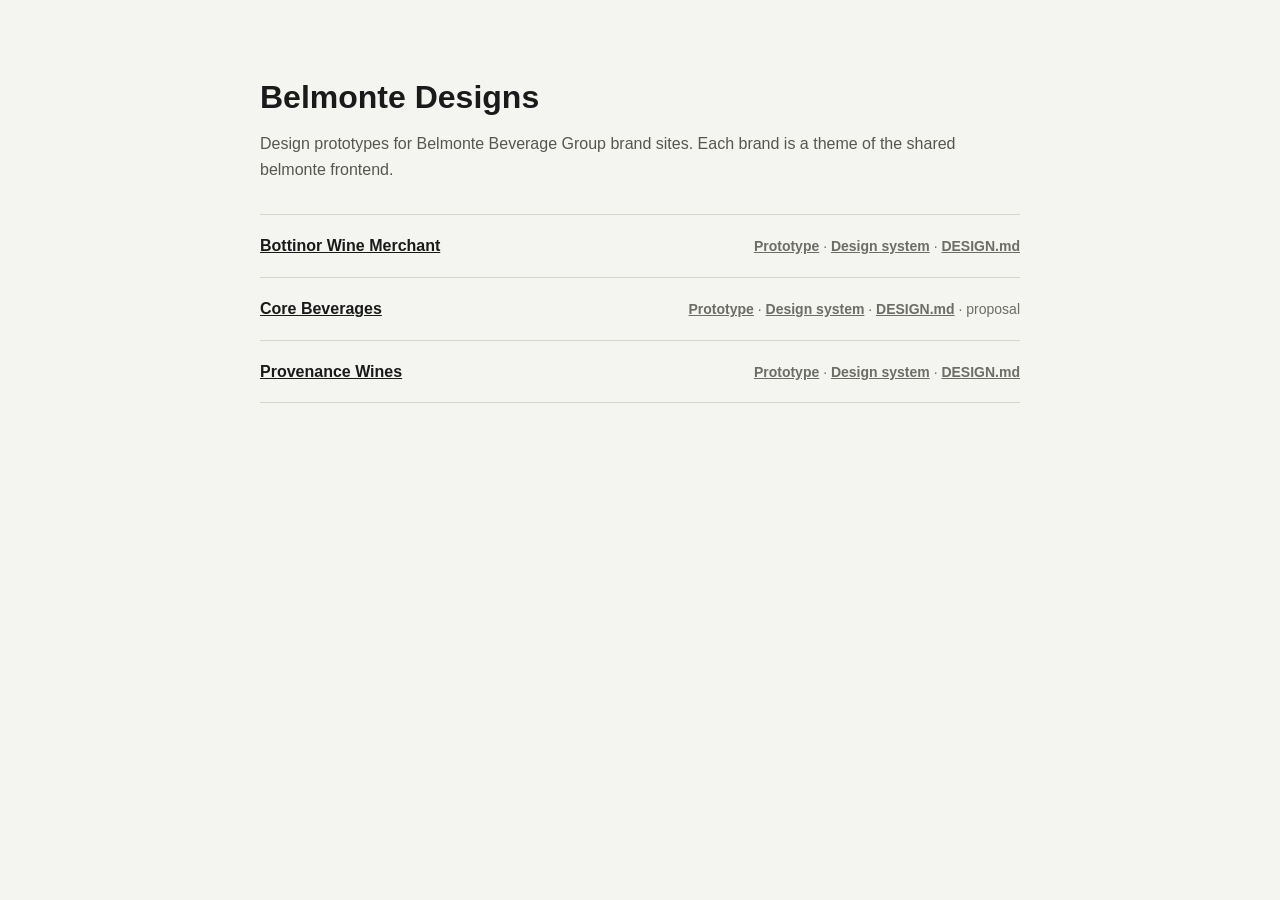
<file: index.html>
<!doctype html>
<html lang="en">
<head>
<meta charset="utf-8">
<meta name="viewport" content="width=device-width,initial-scale=1">
<title>Belmonte Designs</title>
<style>
  body { margin: 0; background: #F4F4F1; color: #1A1A1A; font: 16px/1.6 -apple-system, BlinkMacSystemFont, "Segoe UI", Roboto, sans-serif; }
  main { max-width: 760px; margin: 0 auto; padding: 72px 20px; }
  h1 { font-size: 32px; margin: 0 0 8px; }
  p { margin: 0 0 32px; color: #55574F; }
  ul { list-style: none; margin: 0; padding: 0; border-top: 1px solid #D6D6CF; }
  li { display: flex; justify-content: space-between; align-items: baseline; gap: 16px; padding: 18px 0; border-bottom: 1px solid #D6D6CF; }
  a { color: inherit; font-weight: 600; }
  span { font-size: 14px; color: #6B6D66; }
</style>
</head>
<body>
<main>
  <h1>Belmonte Designs</h1>
  <p>Design prototypes for Belmonte Beverage Group brand sites. Each brand is a theme of the shared belmonte frontend.</p>
  <ul>
    <li><a href="bottinor/">Bottinor Wine Merchant</a><span><a href="bottinor/">Prototype</a> · <a href="bottinor/design-system.html">Design system</a> · <a href="https://github.com/Degree-AS/Belmonte-Designs/blob/main/bottinor/DESIGN.md">DESIGN.md</a></span></li>
    <li><a href="core/">Core Beverages</a><span><a href="core/">Prototype</a> · <a href="core/design-system.html">Design system</a> · <a href="https://github.com/Degree-AS/Belmonte-Designs/blob/main/core/DESIGN.md">DESIGN.md</a> · proposal</span></li>
    <li><a href="provenance/">Provenance Wines</a><span><a href="provenance/">Prototype</a> · <a href="provenance/design-system.html">Design system</a> · <a href="https://github.com/Degree-AS/Belmonte-Designs/blob/main/provenance/DESIGN.md">DESIGN.md</a></span></li>
  </ul>
</main>
</body>
</html>
</file>
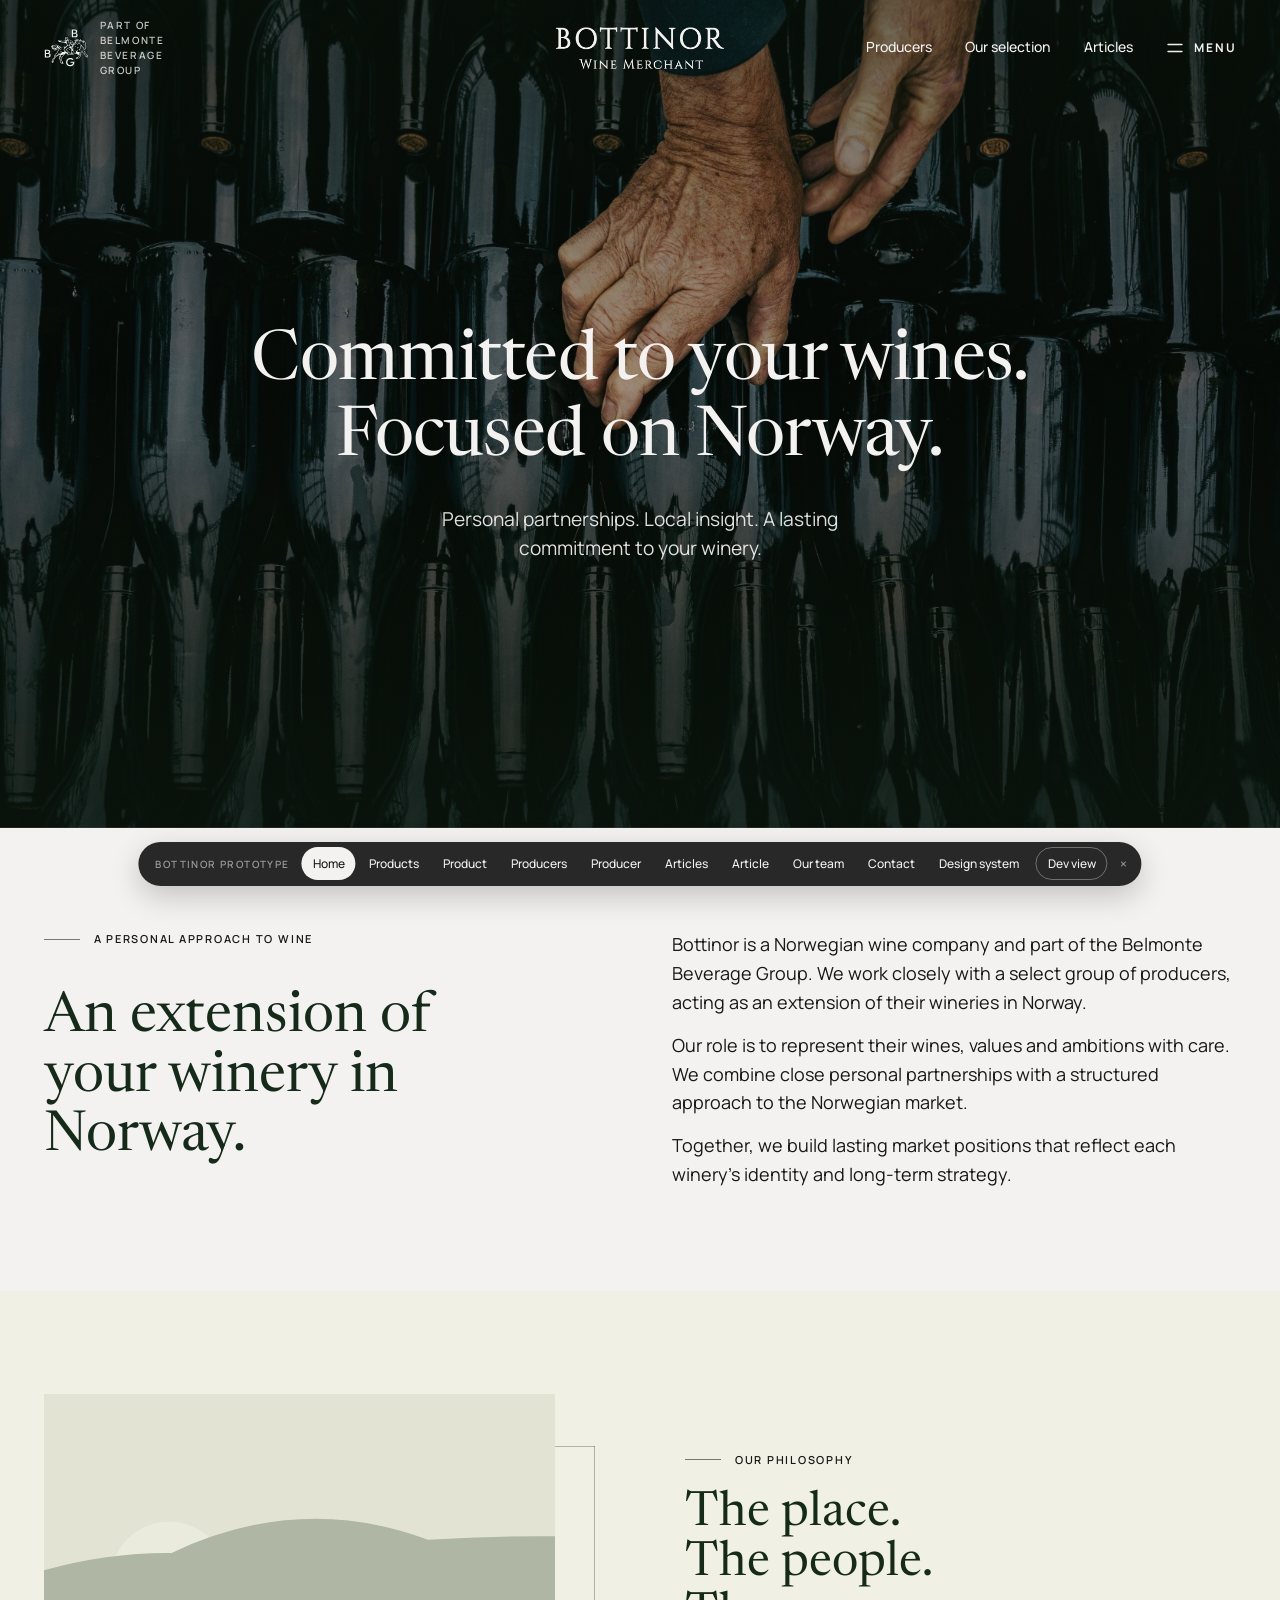
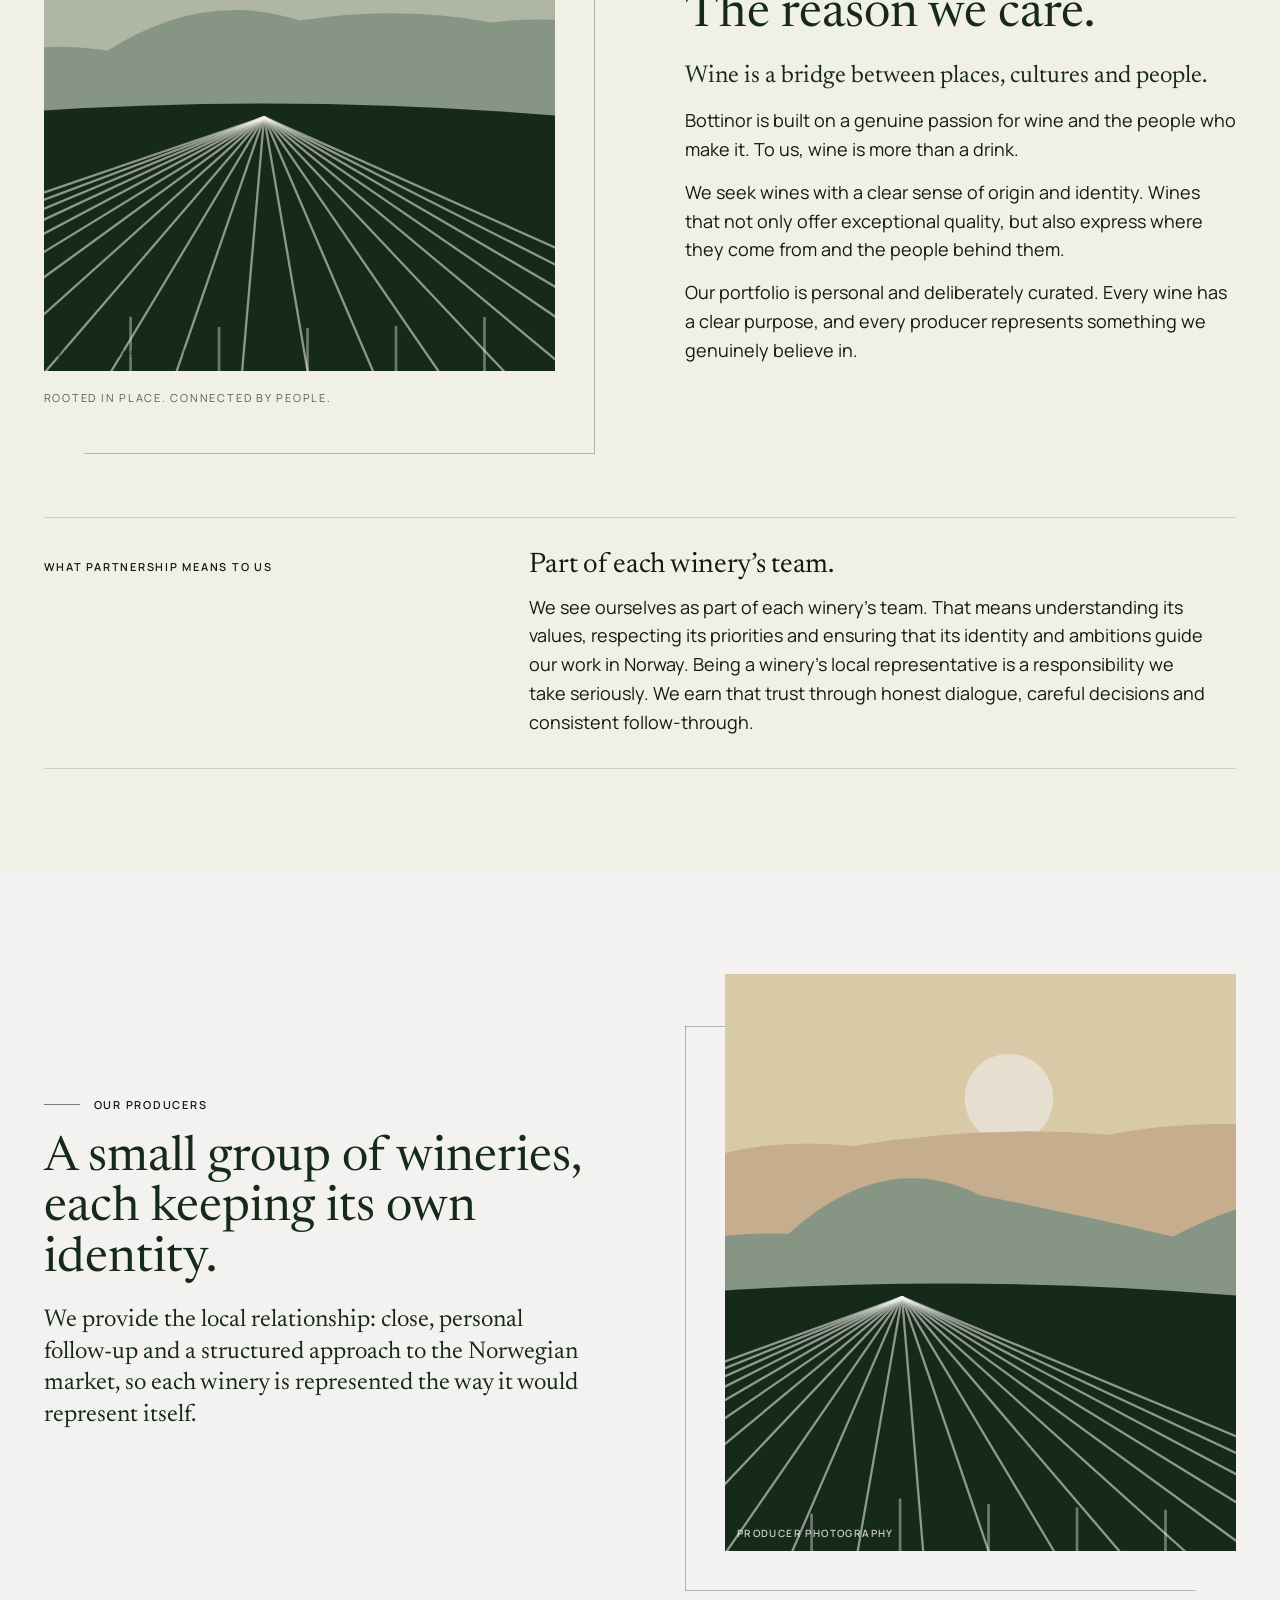
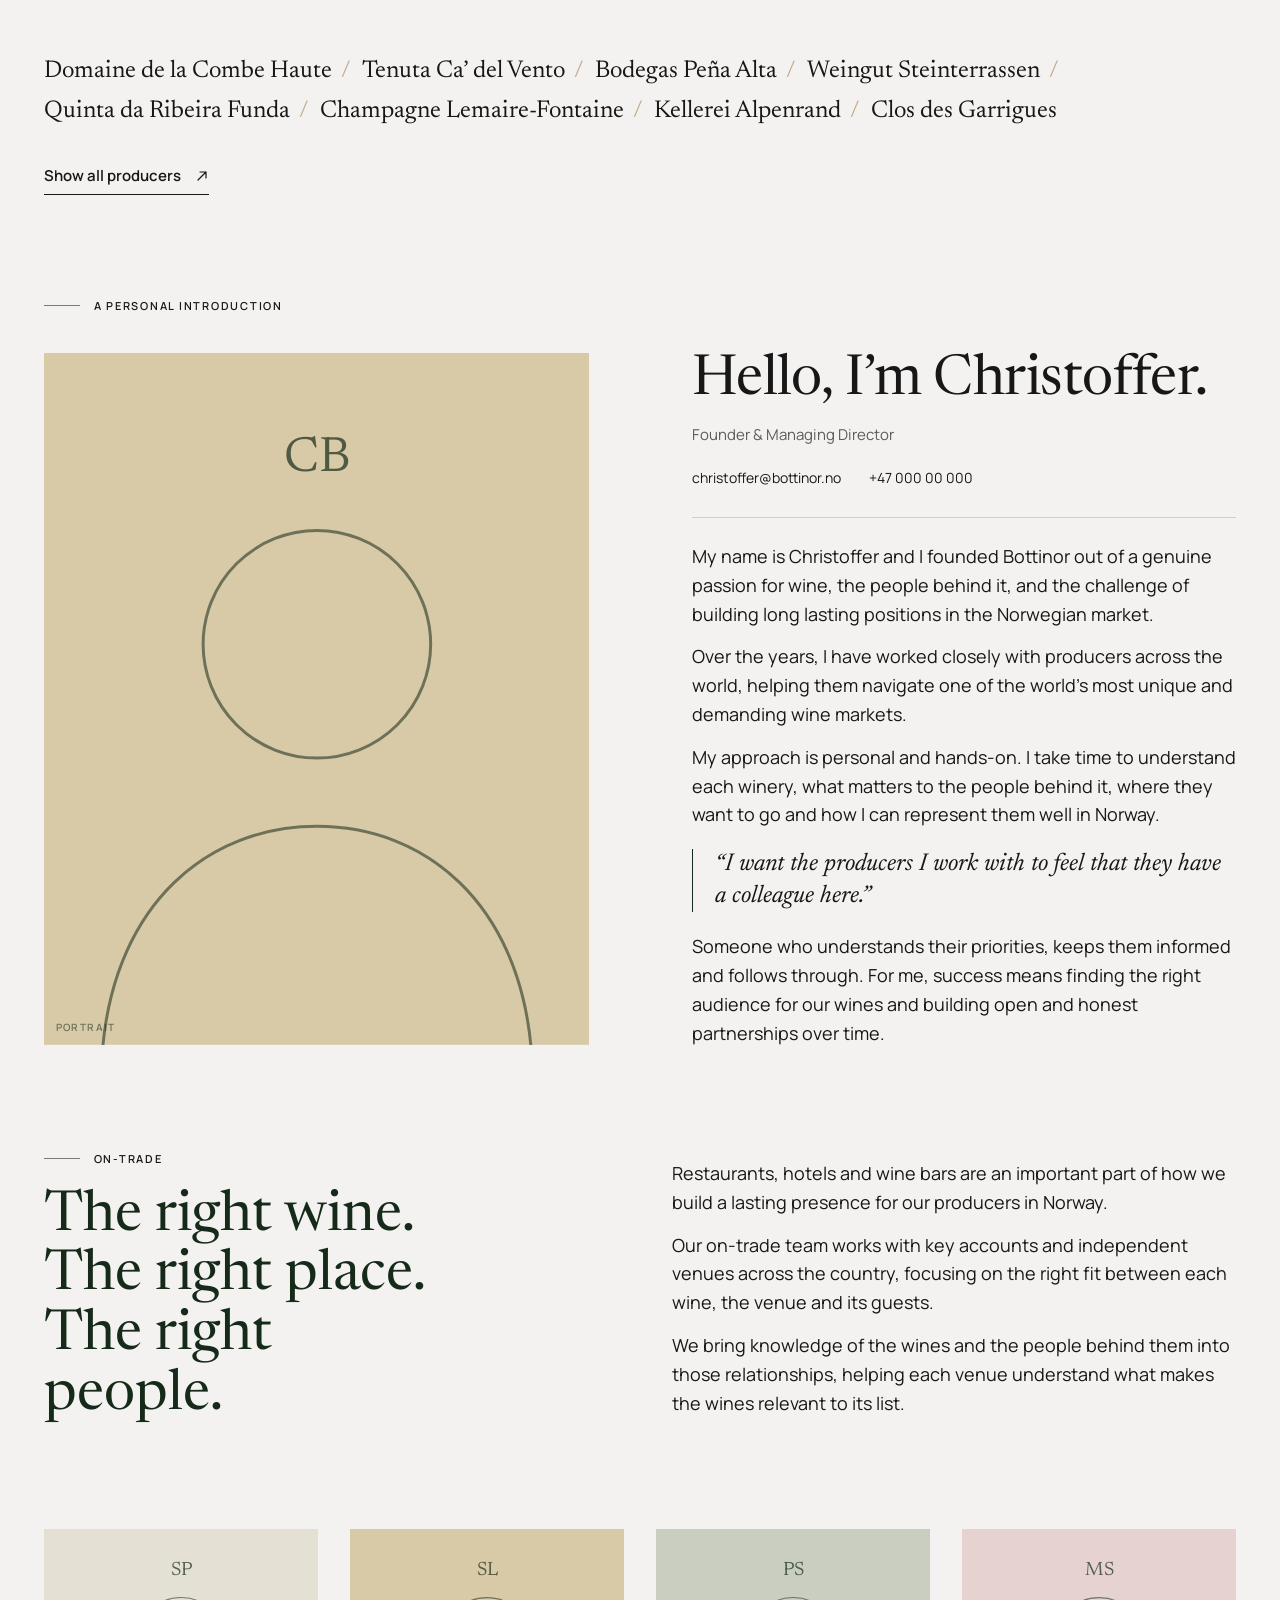
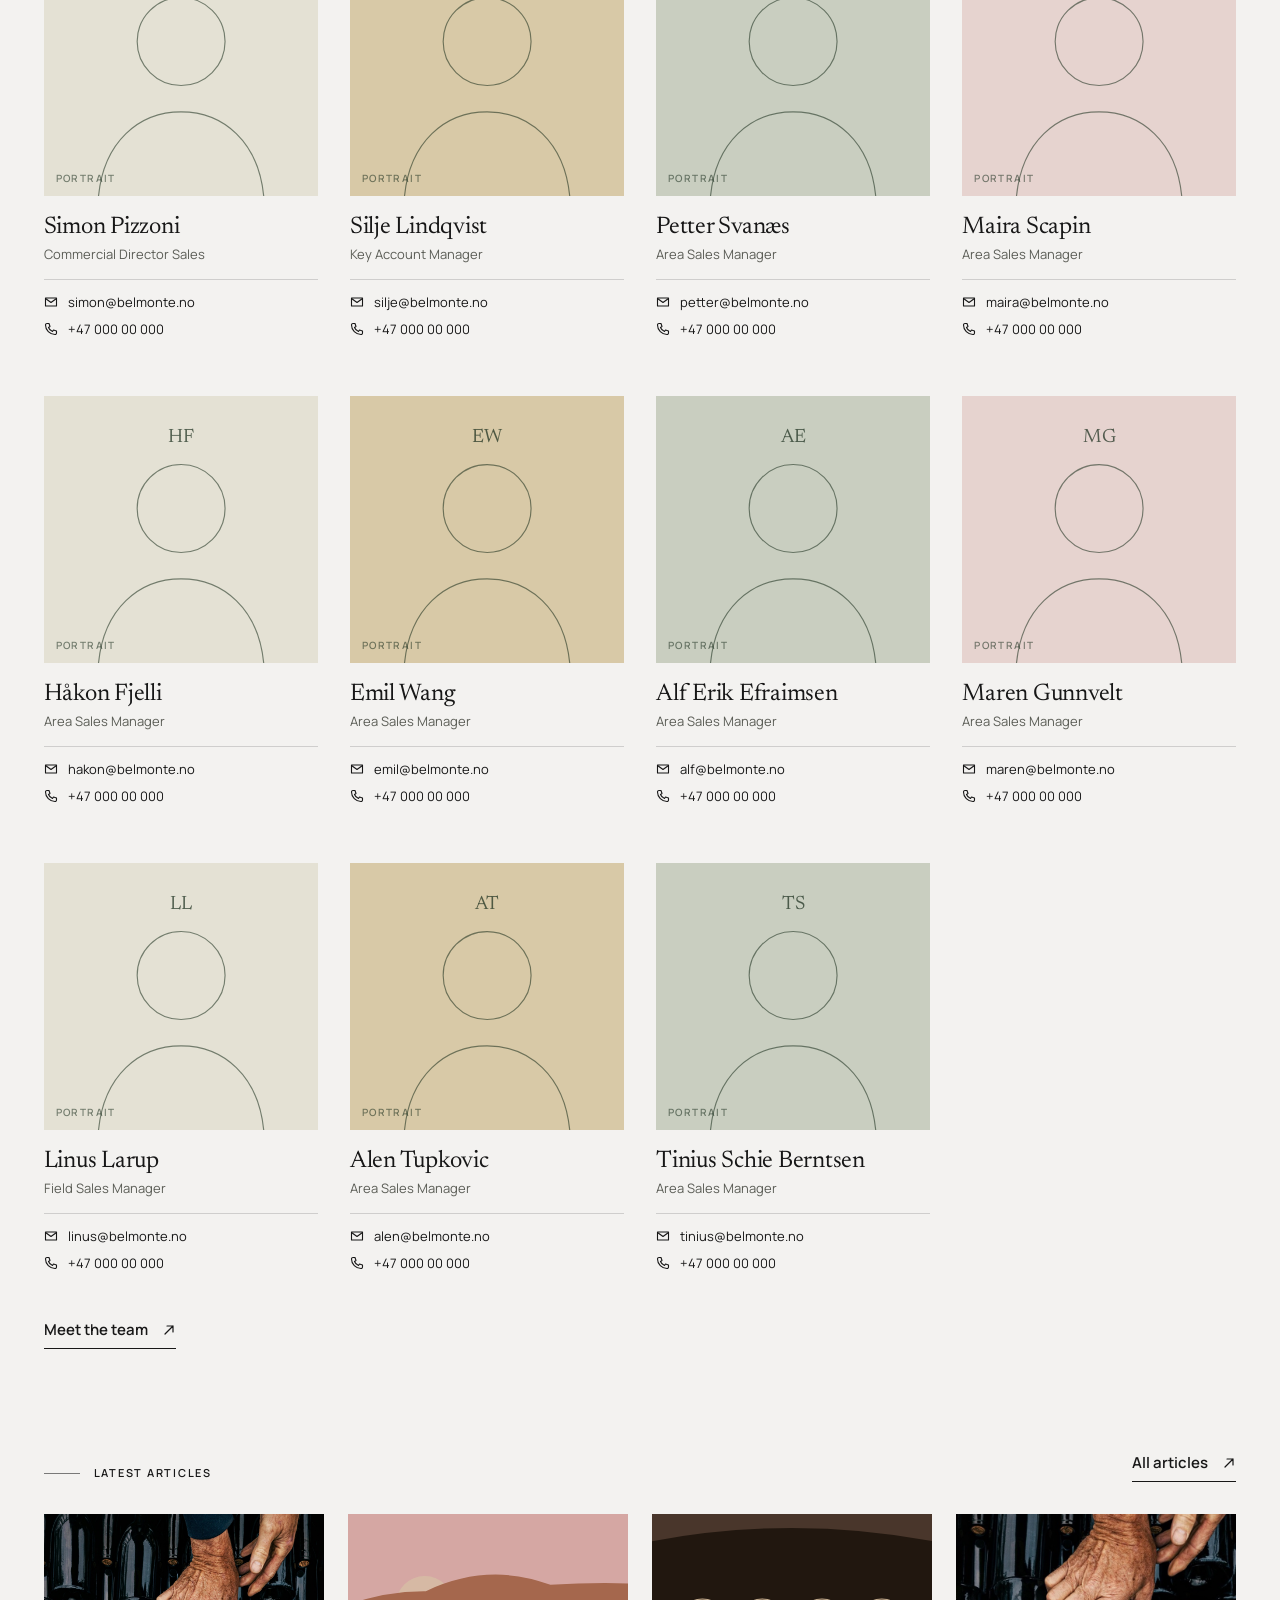
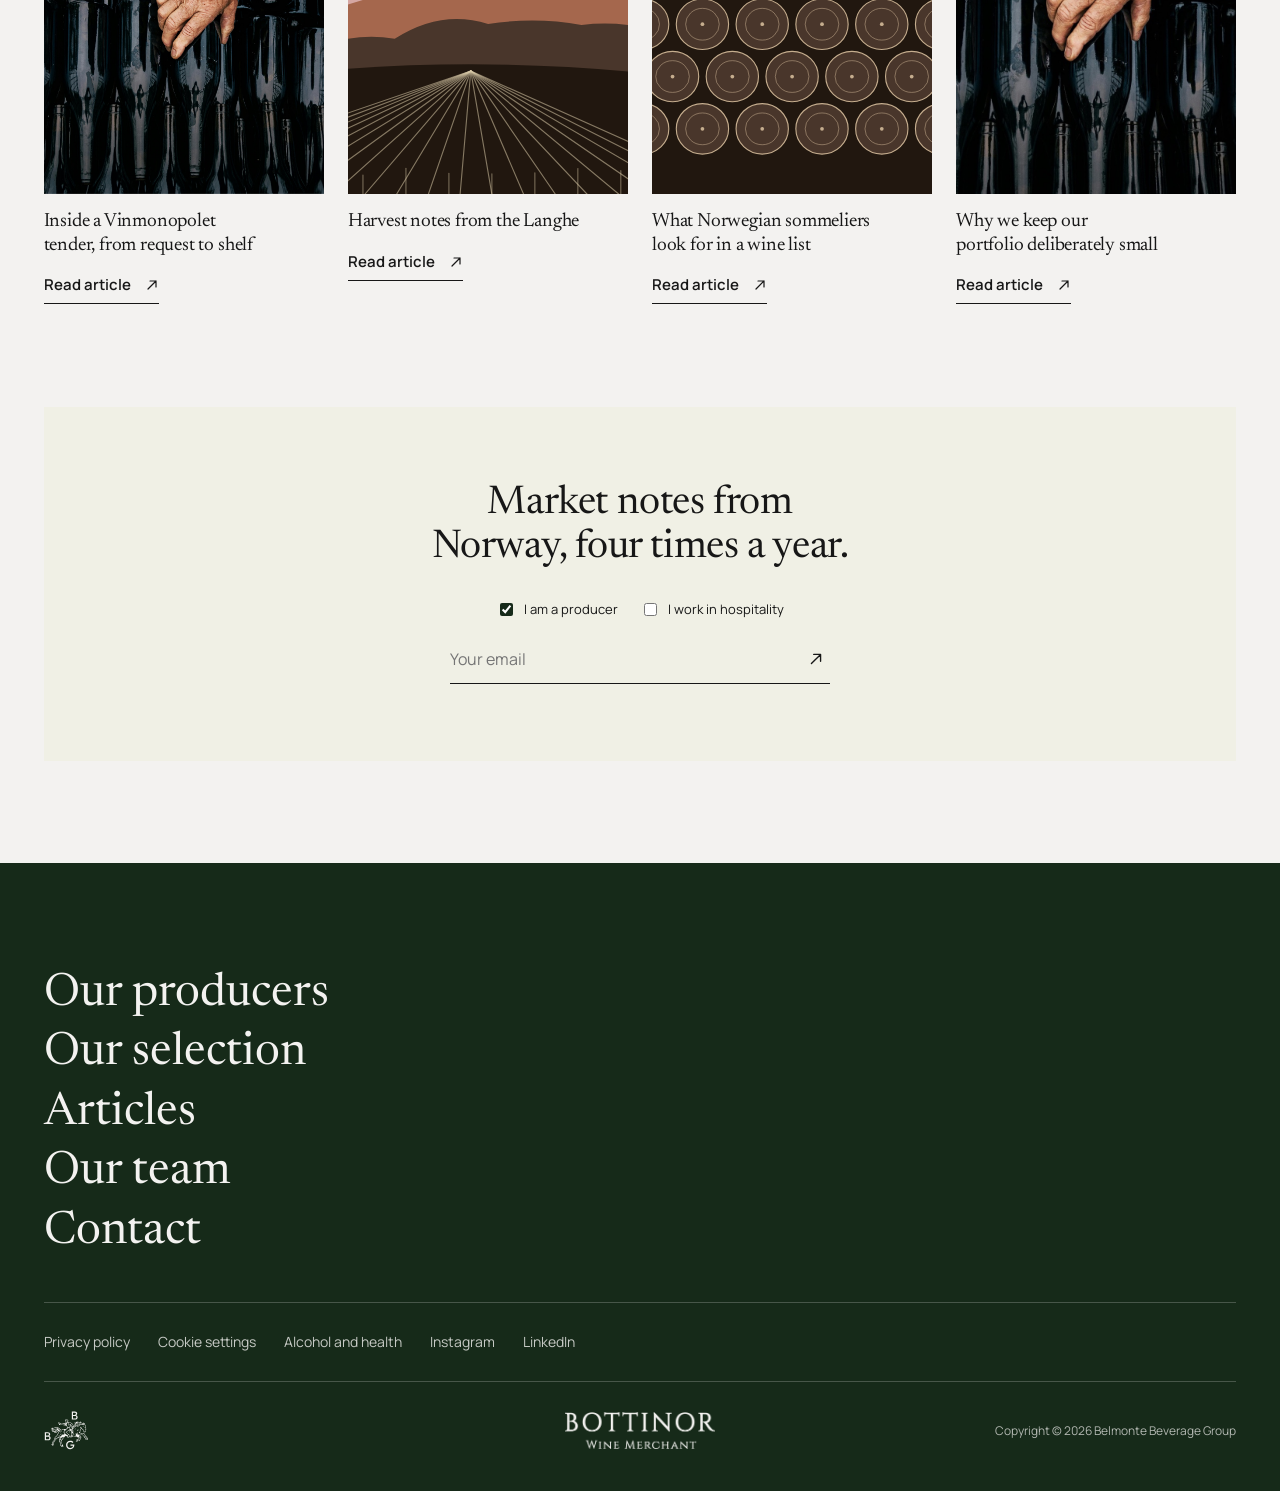
<file: bottinor/index.html>
<!doctype html>
<html lang="en">
<head>
<meta charset="utf-8">
<meta name="viewport" content="width=device-width, initial-scale=1, viewport-fit=cover">
<title>Bottinor Prototype</title>
<meta name="claude:viewport-fit-sides" content="cover">
<link rel="preconnect" href="https://fonts.googleapis.com">
<link rel="preconnect" href="https://fonts.gstatic.com" crossorigin>
<link rel="stylesheet" href="https://fonts.googleapis.com/css2?family=Manrope:wght@400;500;600&family=Newsreader:ital,opsz,wght@0,6..72,400;0,6..72,500;1,6..72,400&display=swap">
<link rel="stylesheet" href="assets/tokens.css">
<link rel="stylesheet" href="assets/bottinor.css">
</head>
<body>
<div id="app"></div>
<script src="assets/brand.js"></script>
<script src="../shared/prototype.js"></script>
</body>
</html>
</file>
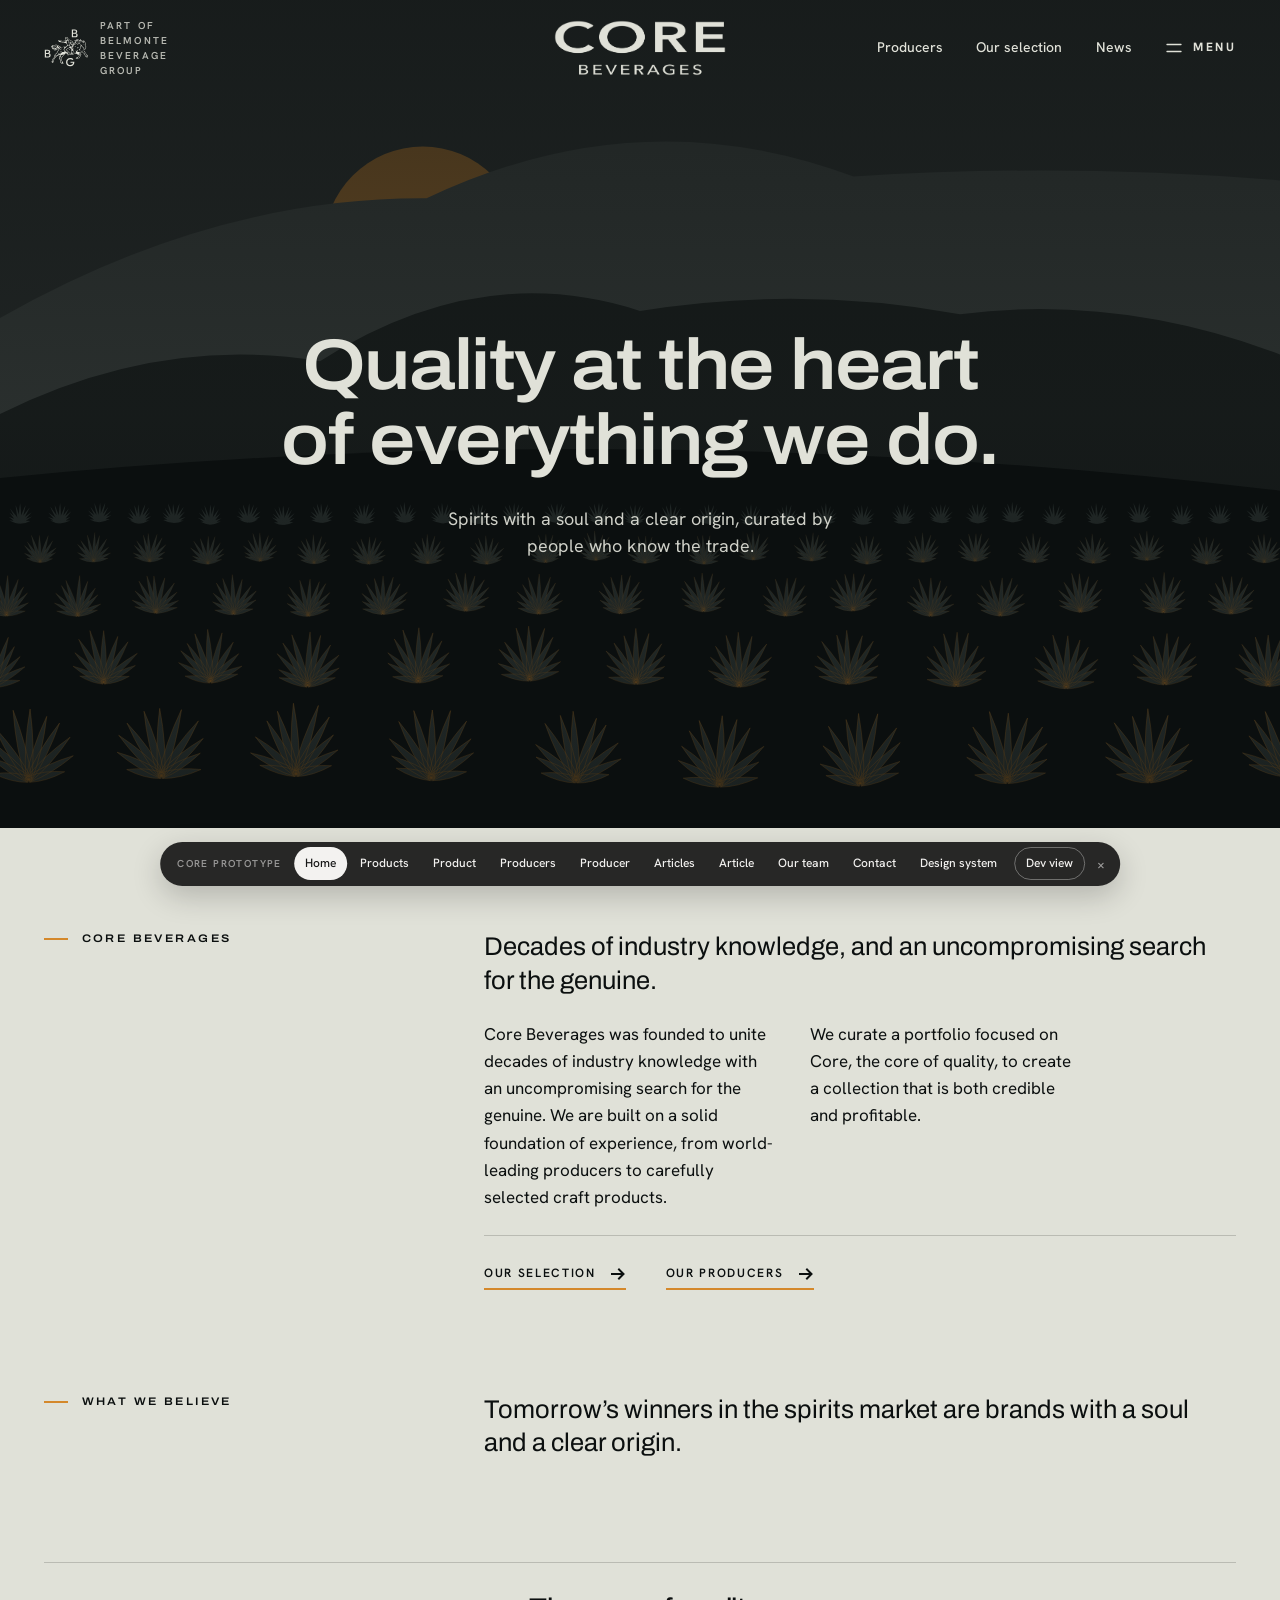
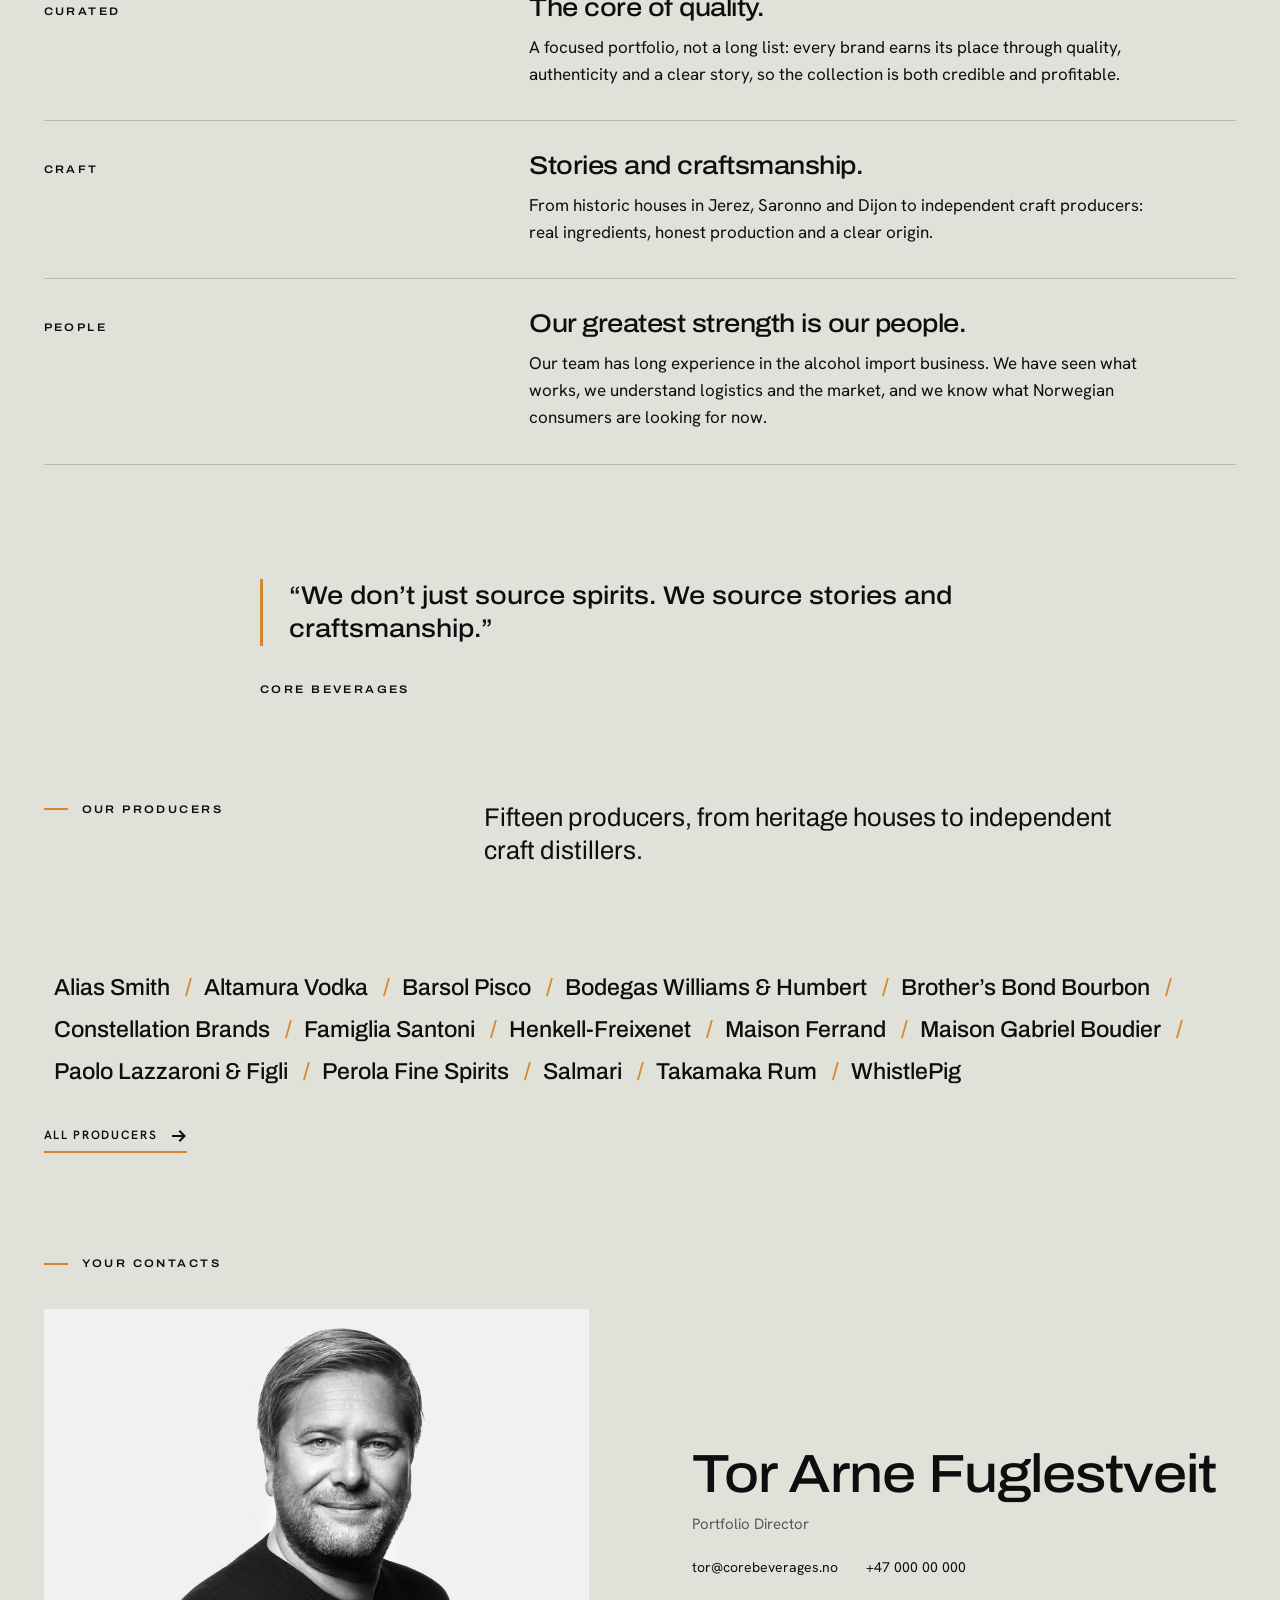
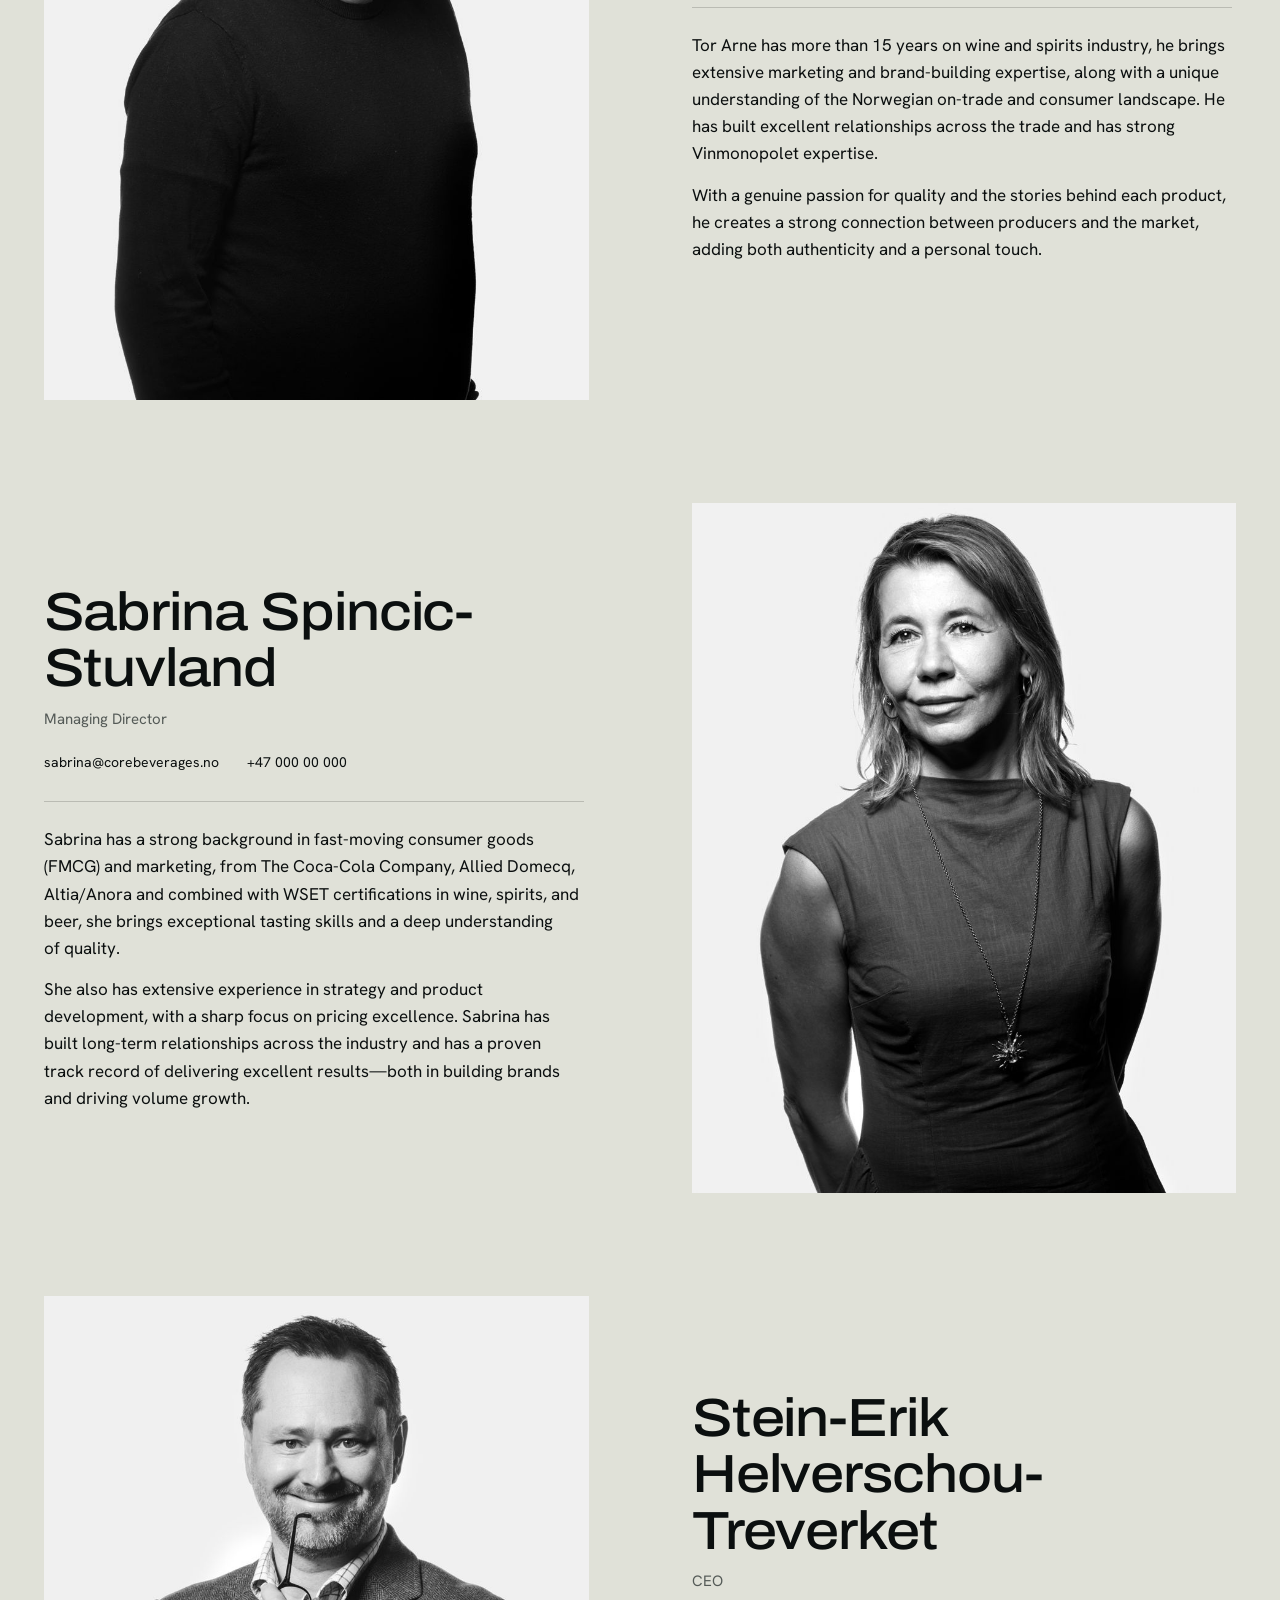
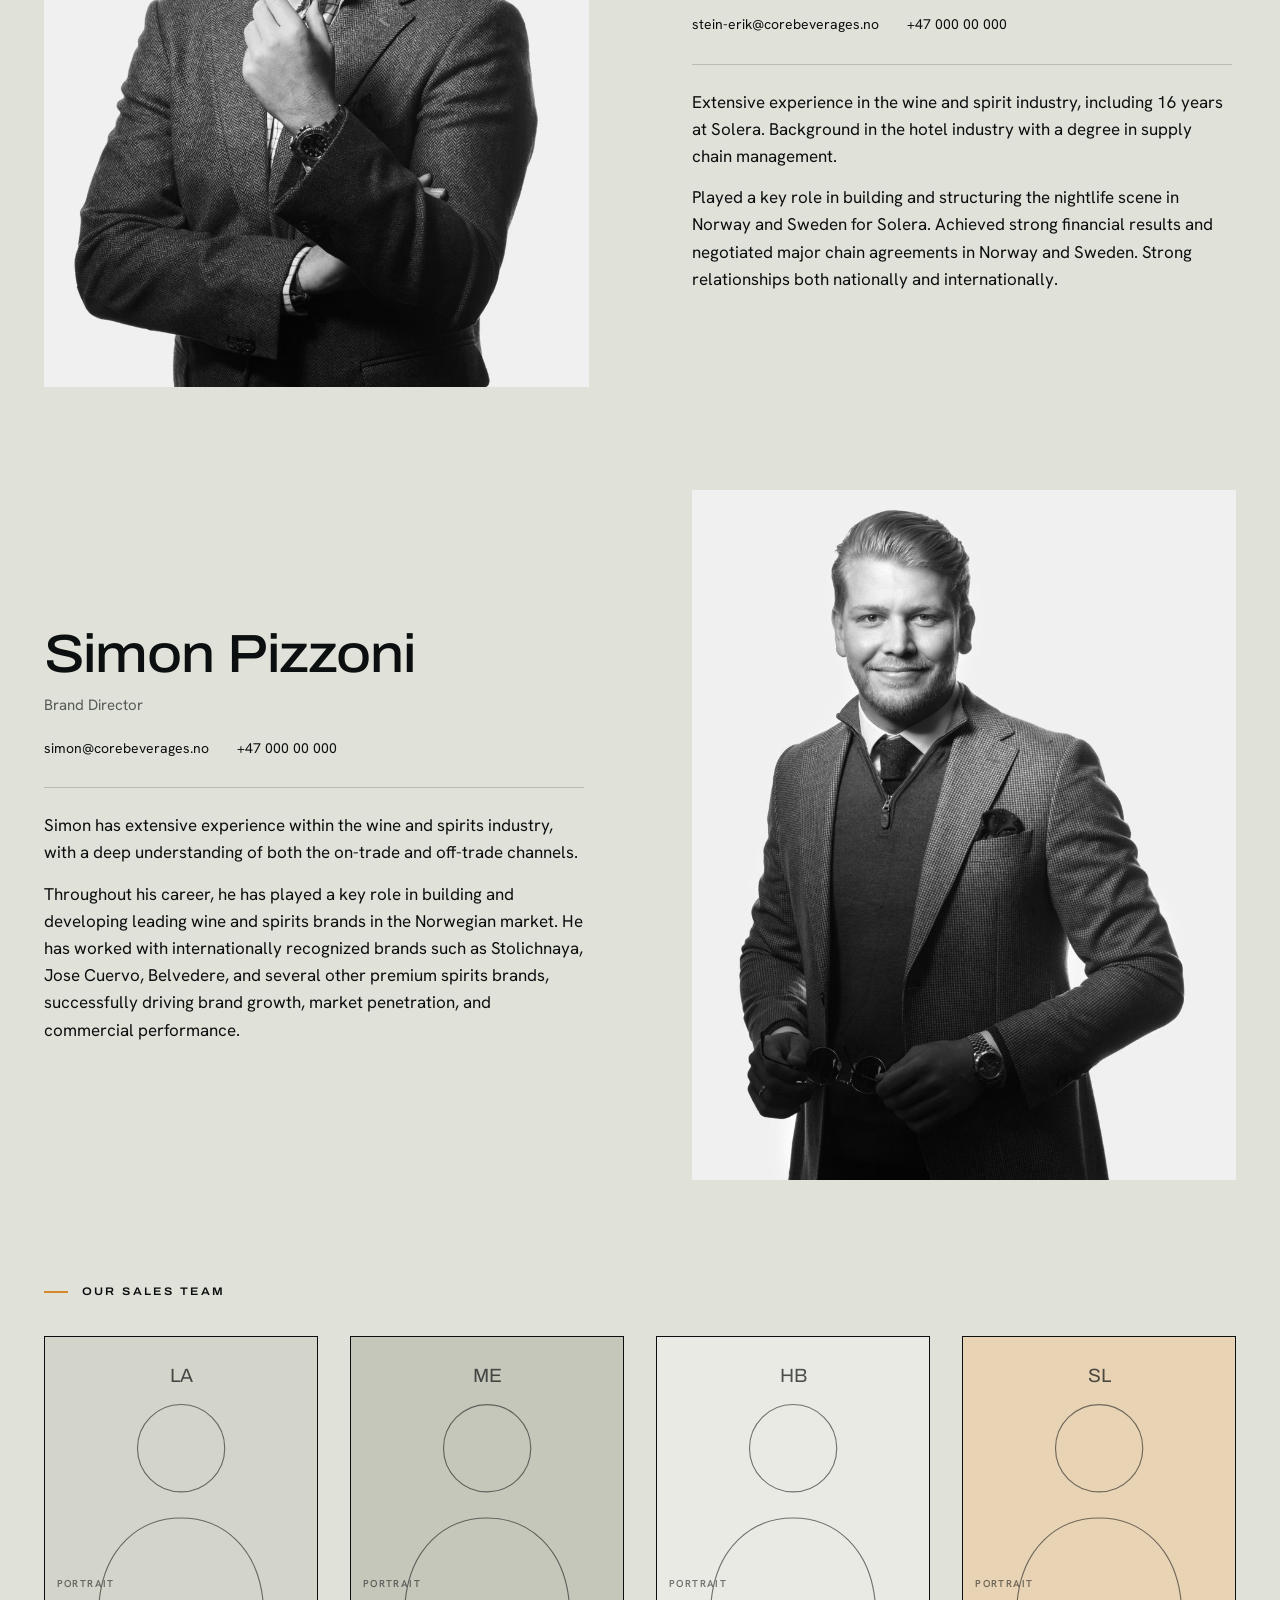
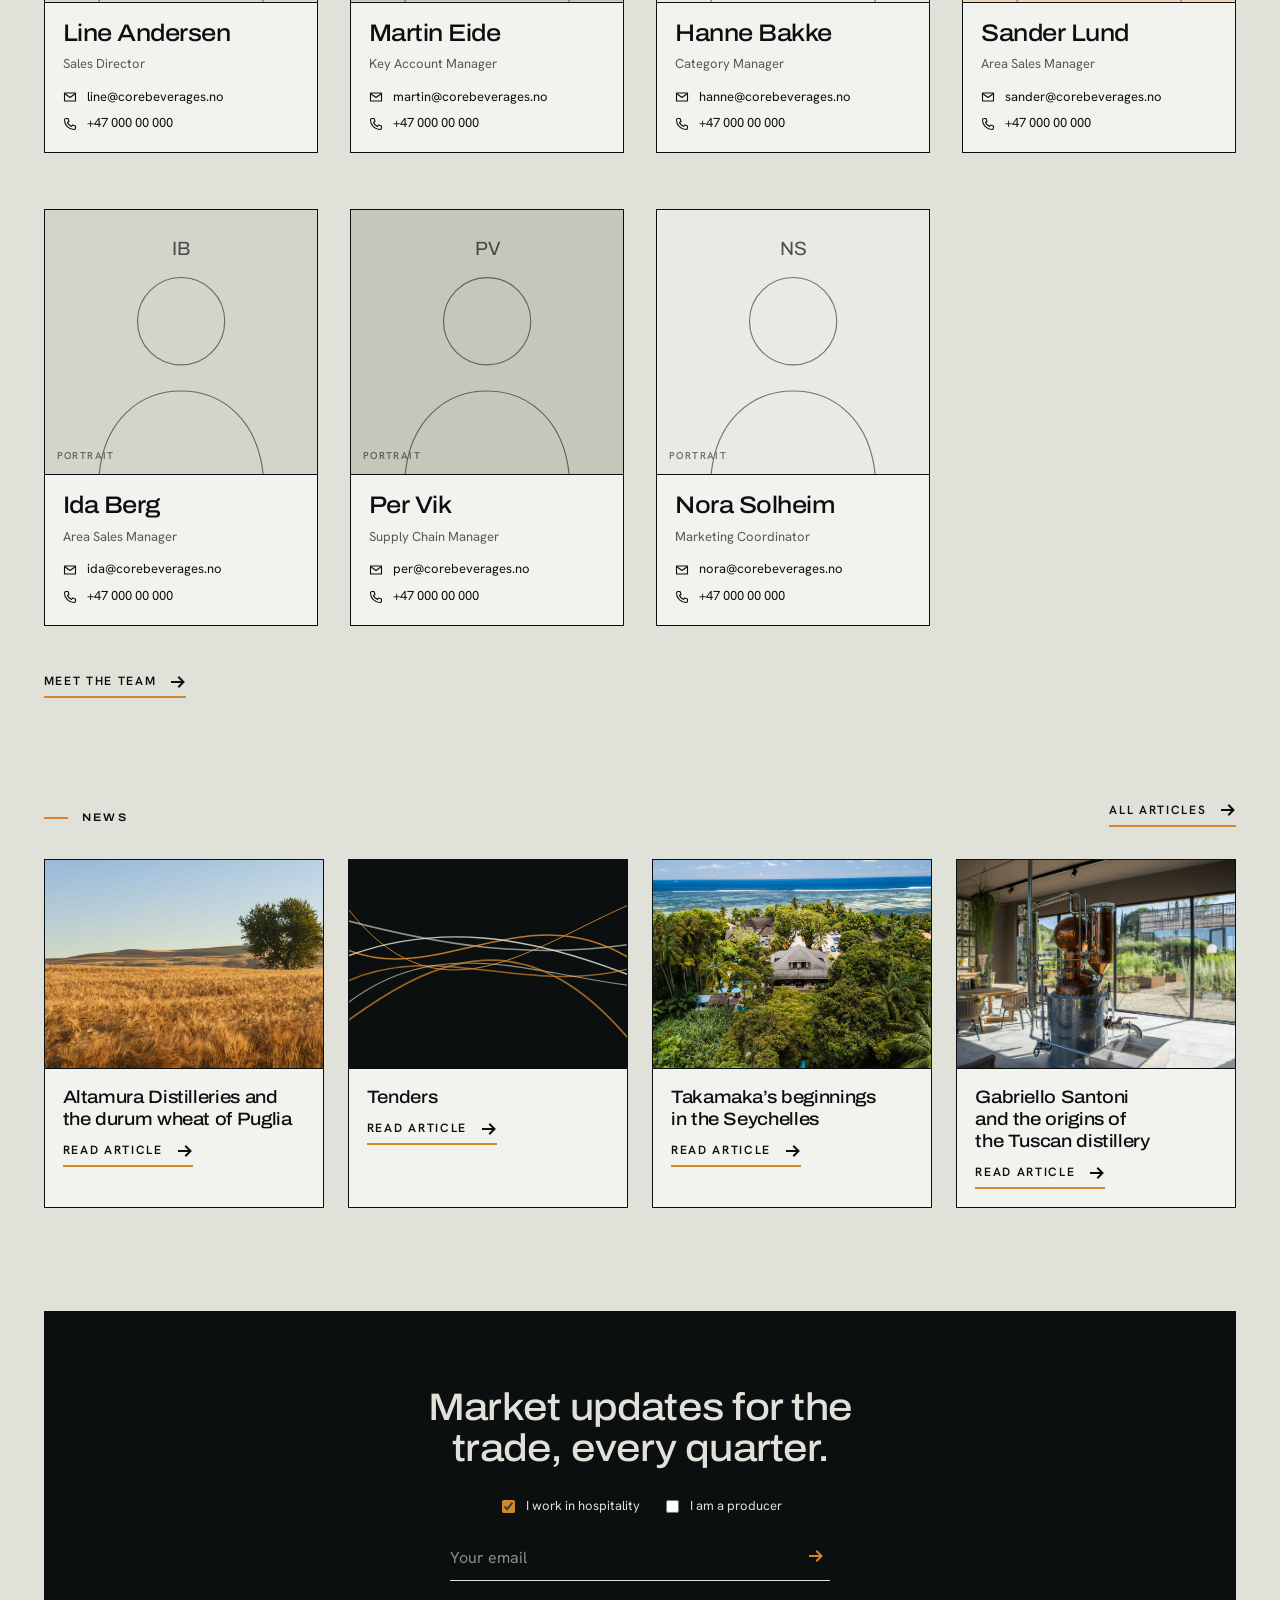
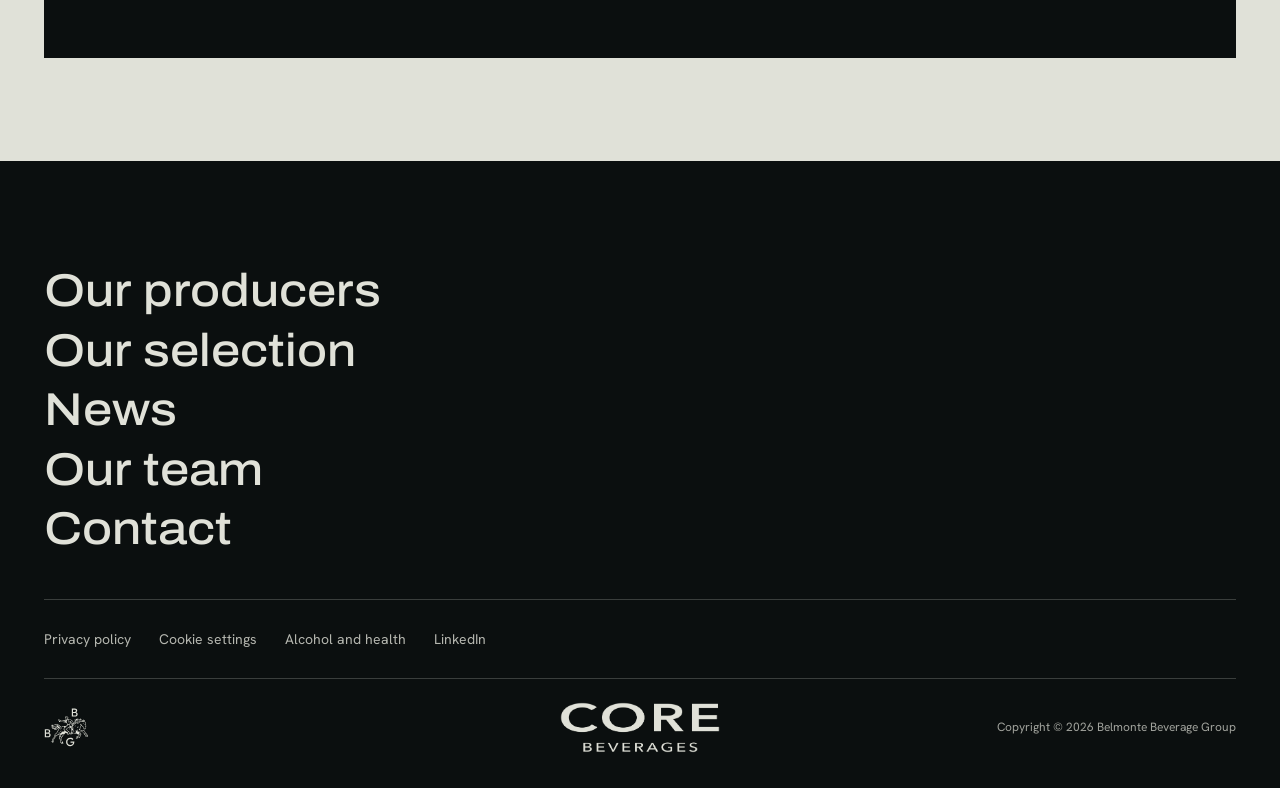
<file: core/index.html>
<!doctype html>
<html lang="en">
<head>
<meta charset="utf-8">
<meta name="viewport" content="width=device-width, initial-scale=1, viewport-fit=cover">
<title>Core Prototype</title>
<meta name="claude:viewport-fit-sides" content="cover">
<link rel="preconnect" href="https://fonts.googleapis.com">
<link rel="preconnect" href="https://fonts.gstatic.com" crossorigin>
<link rel="stylesheet" href="https://fonts.googleapis.com/css2?family=Archivo:wdth,wght@100..125,400..700&family=Hanken+Grotesk:wght@400;500;600&display=swap">
<link rel="stylesheet" href="assets/tokens.css">
<link rel="stylesheet" href="assets/core.css">
</head>
<body>
<div id="app"></div>
<script src="assets/brand.js"></script>
<script src="../shared/prototype.js"></script>
</body>
</html>
</file>
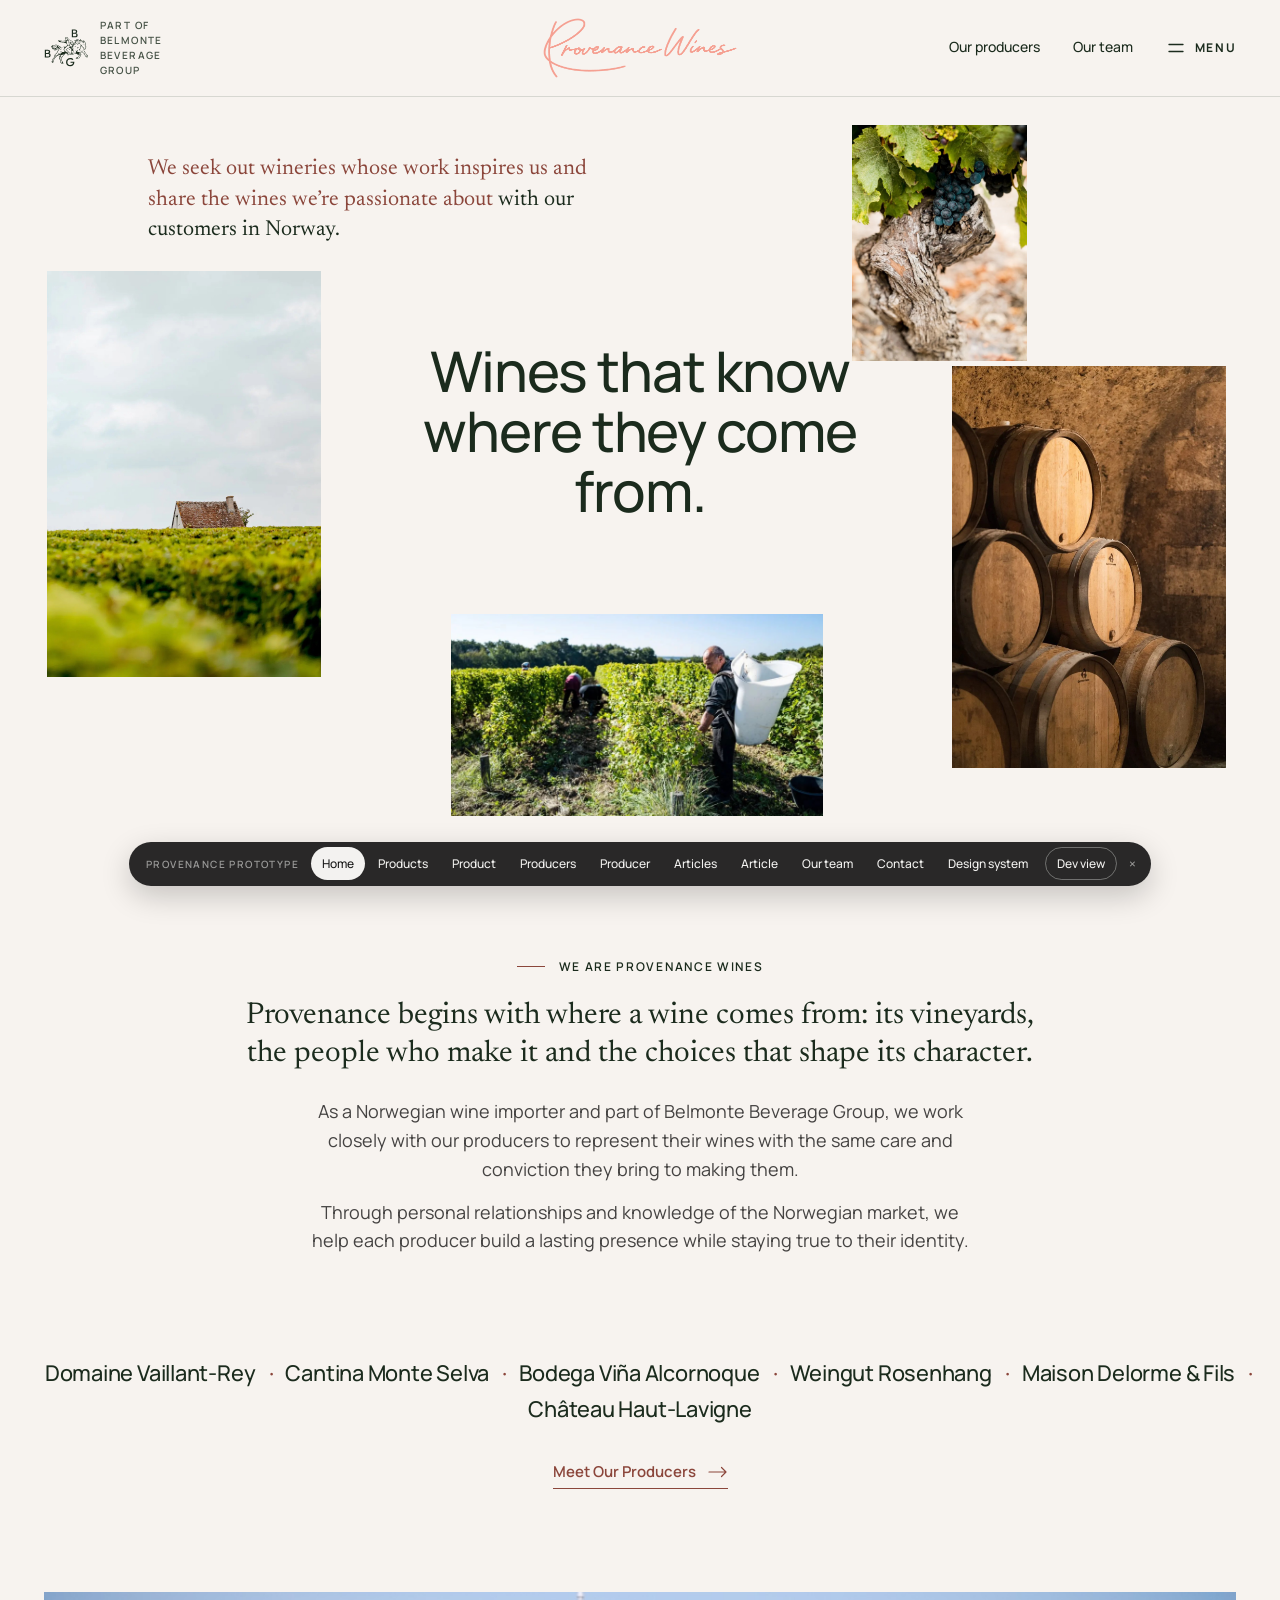
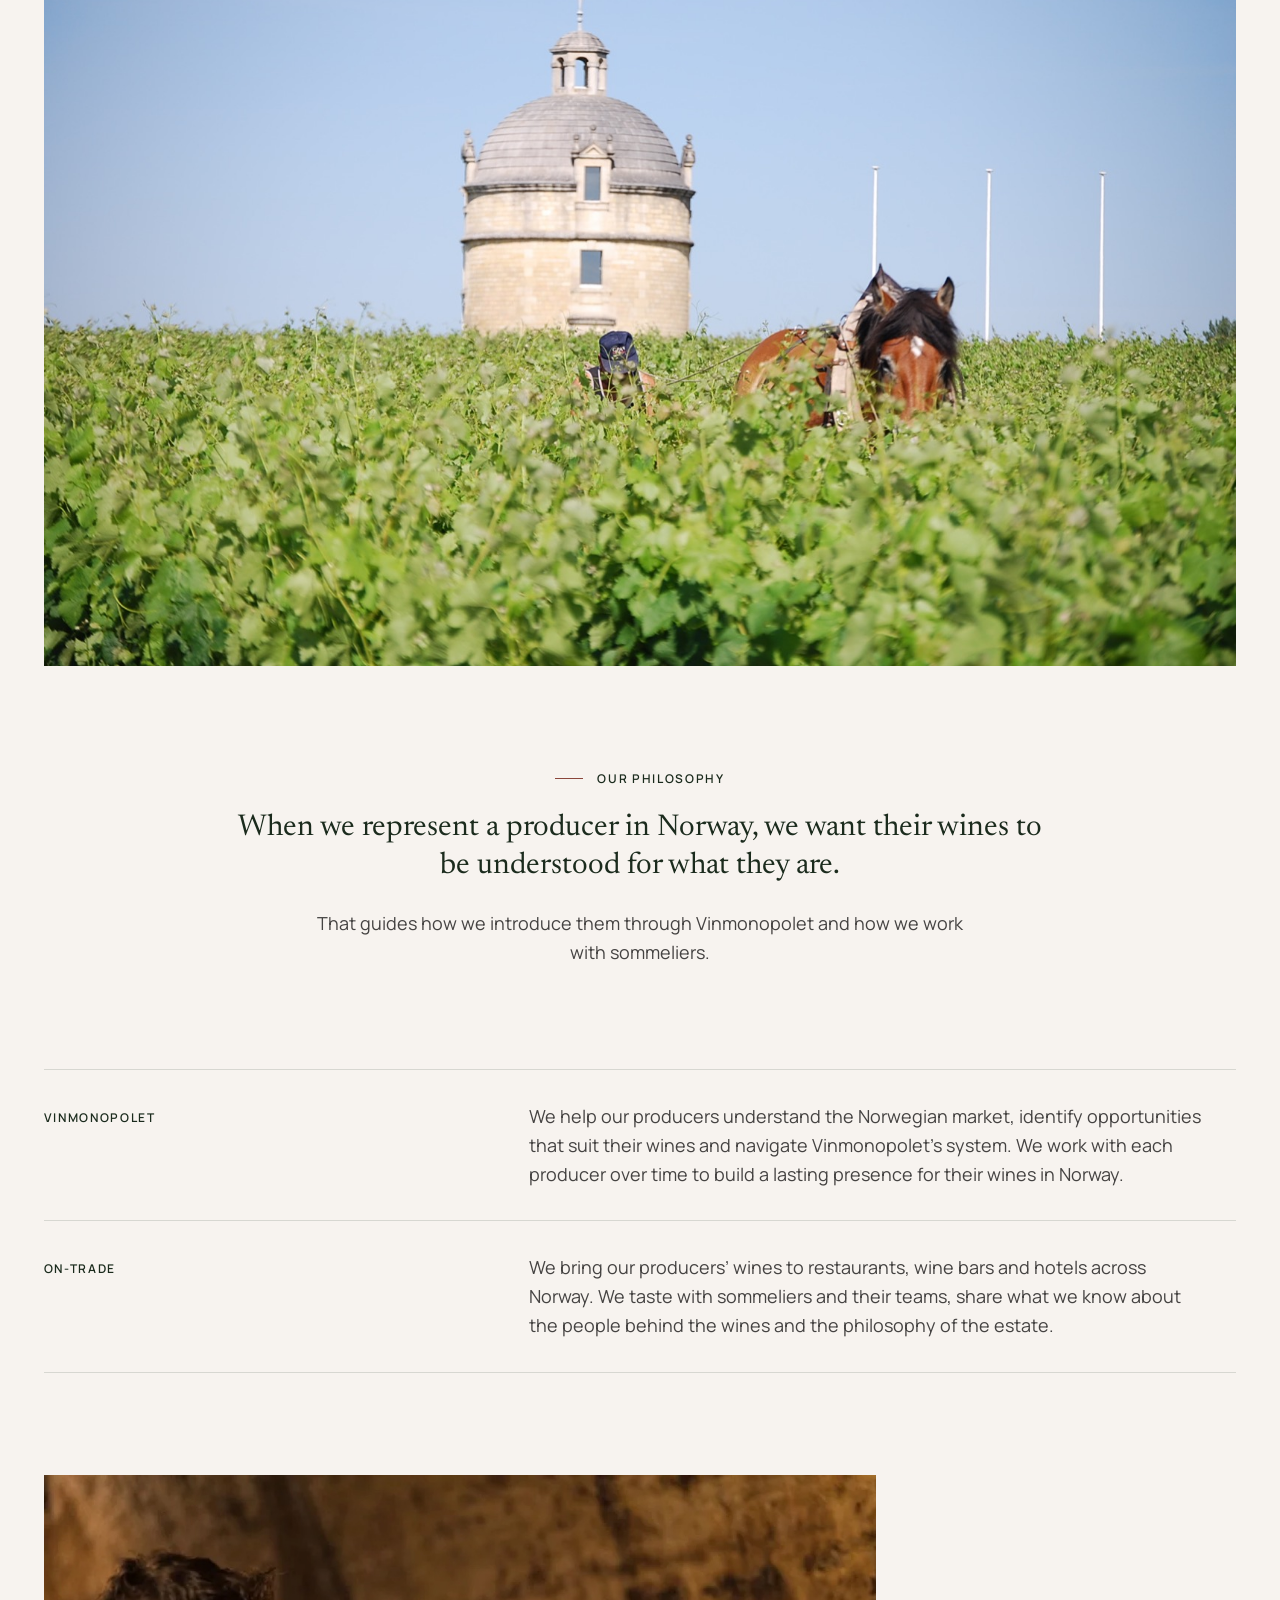
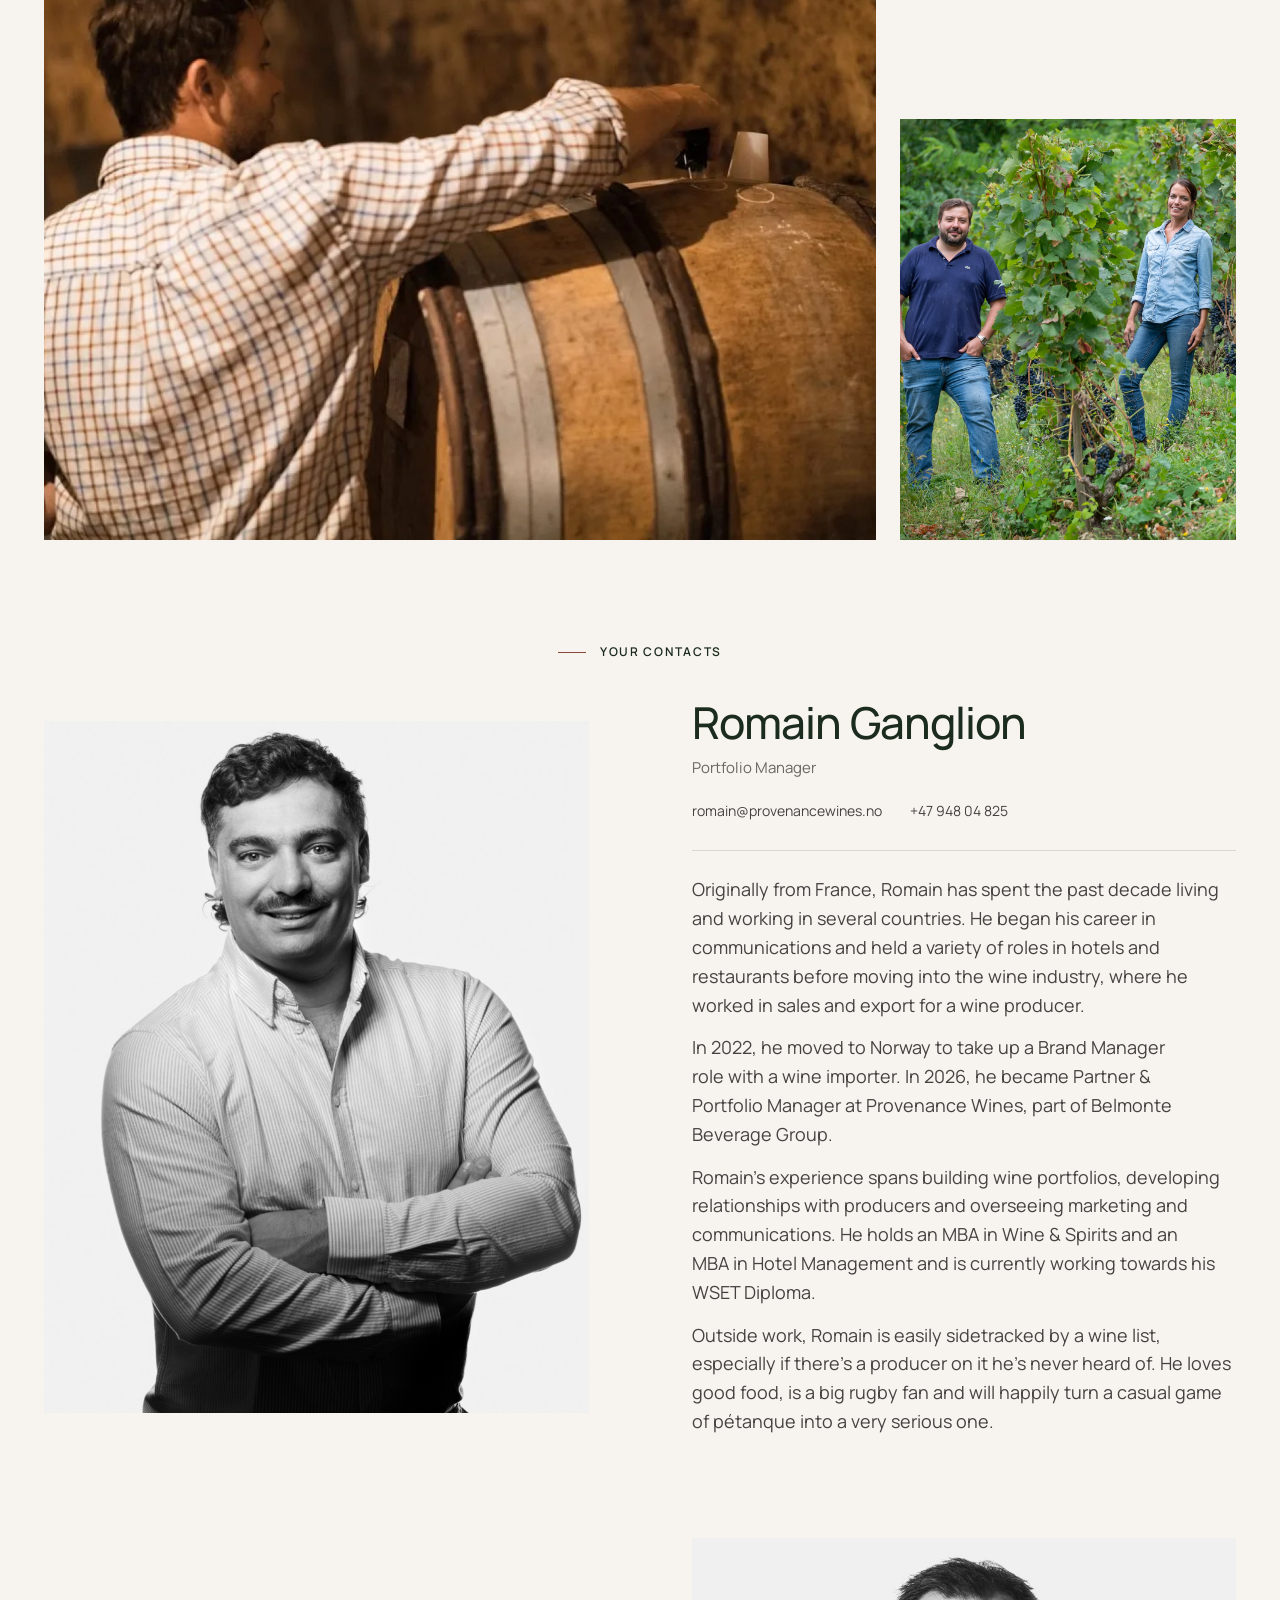
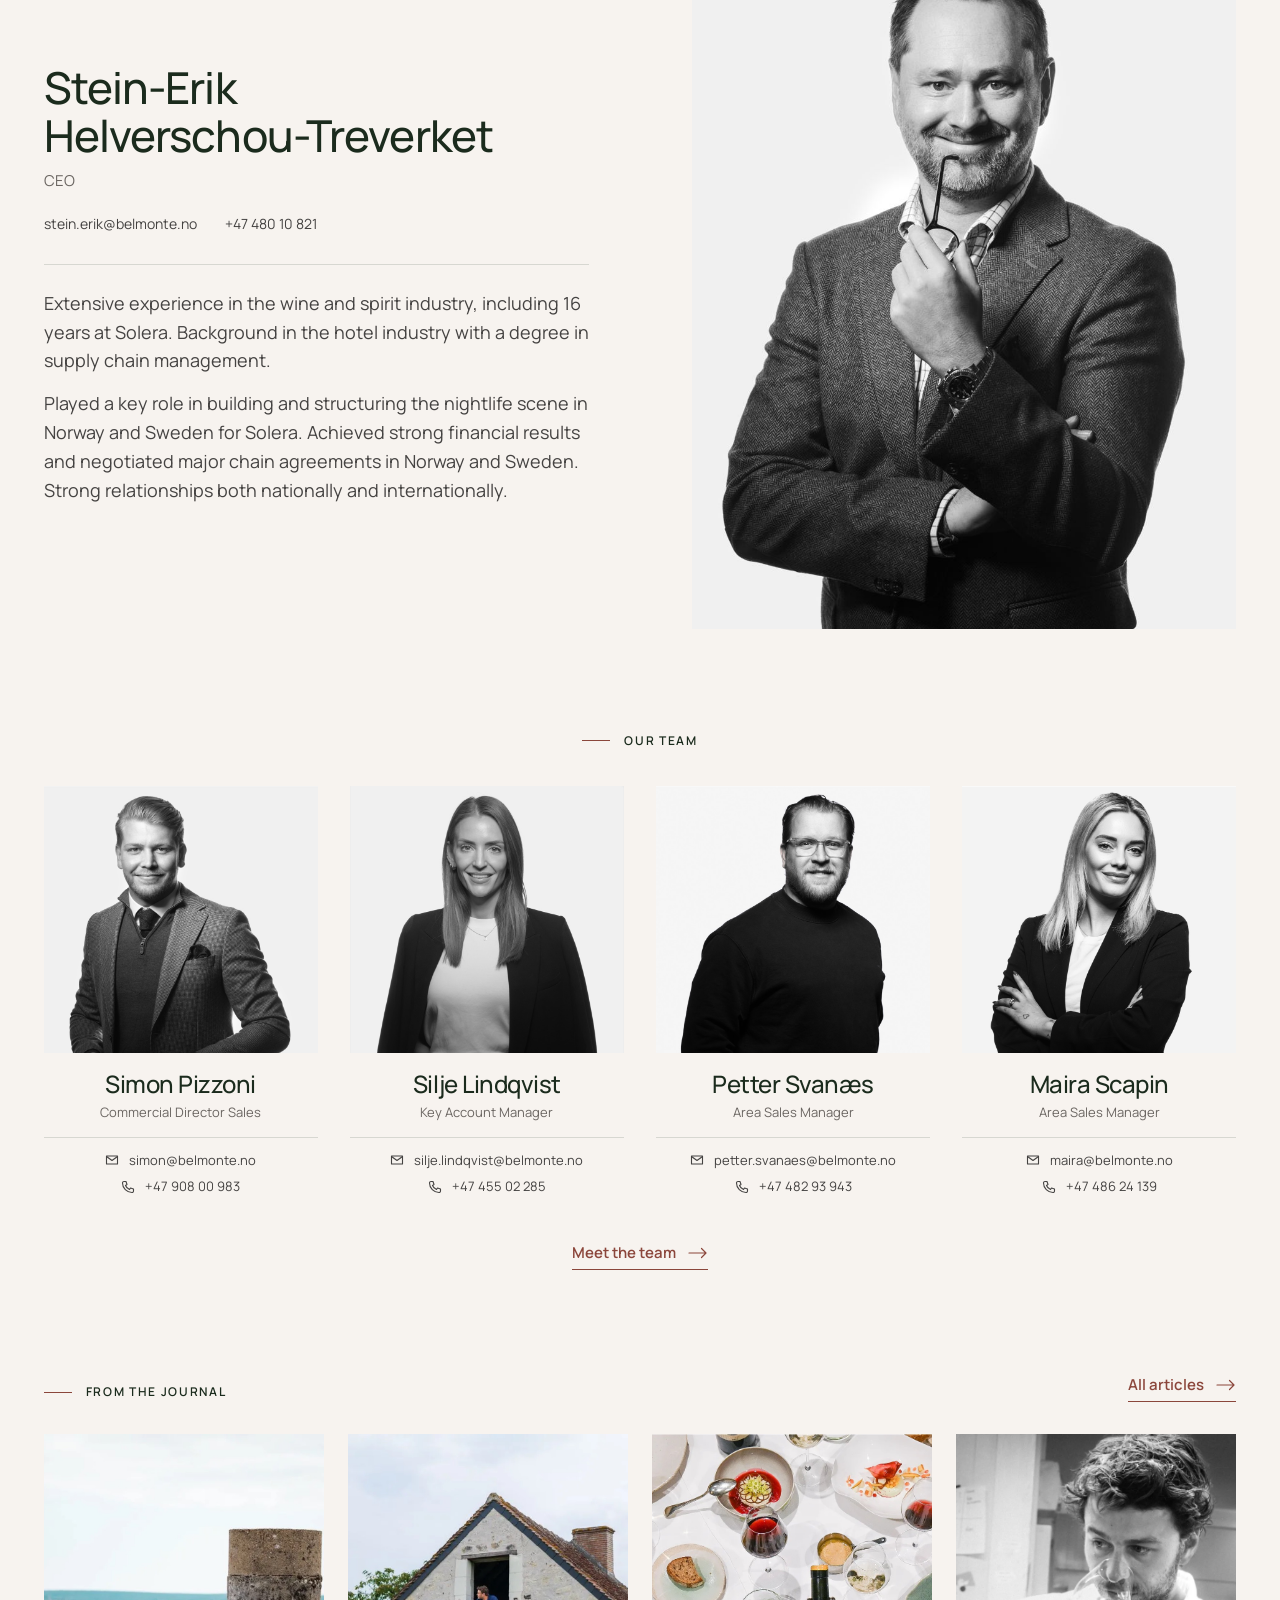
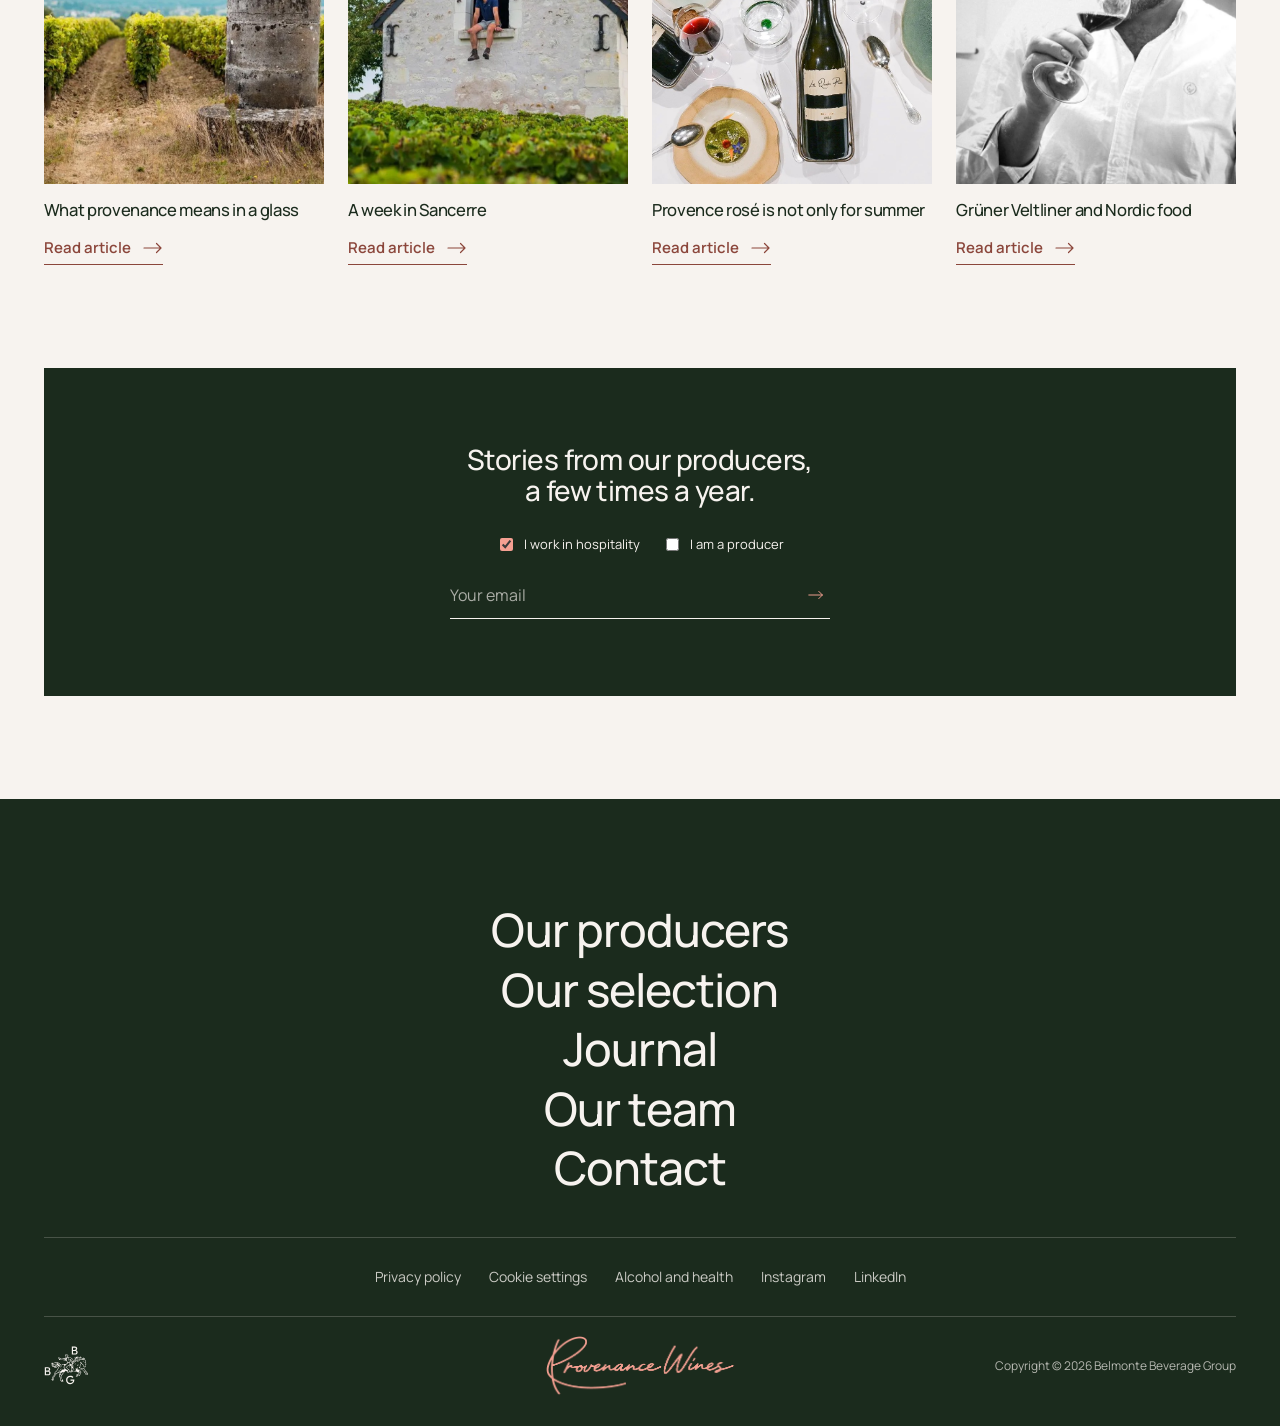
<file: provenance/index.html>
<!doctype html>
<html lang="en">
<head>
<meta charset="utf-8">
<meta name="viewport" content="width=device-width, initial-scale=1, viewport-fit=cover">
<title>Provenance Prototype</title>
<meta name="claude:viewport-fit-sides" content="cover">
<link rel="preconnect" href="https://fonts.googleapis.com">
<link rel="preconnect" href="https://fonts.gstatic.com" crossorigin>
<link rel="stylesheet" href="https://fonts.googleapis.com/css2?family=Manrope:wght@400;500;600;700&family=Newsreader:ital,opsz,wght@0,6..72,400;0,6..72,500;1,6..72,400&display=swap">
<link rel="stylesheet" href="assets/tokens.css">
<link rel="stylesheet" href="assets/provenance.css">
</head>
<body>
<div id="app"></div>
<script src="assets/brand.js"></script>
<script src="../shared/prototype.js"></script>
</body>
</html>
</file>
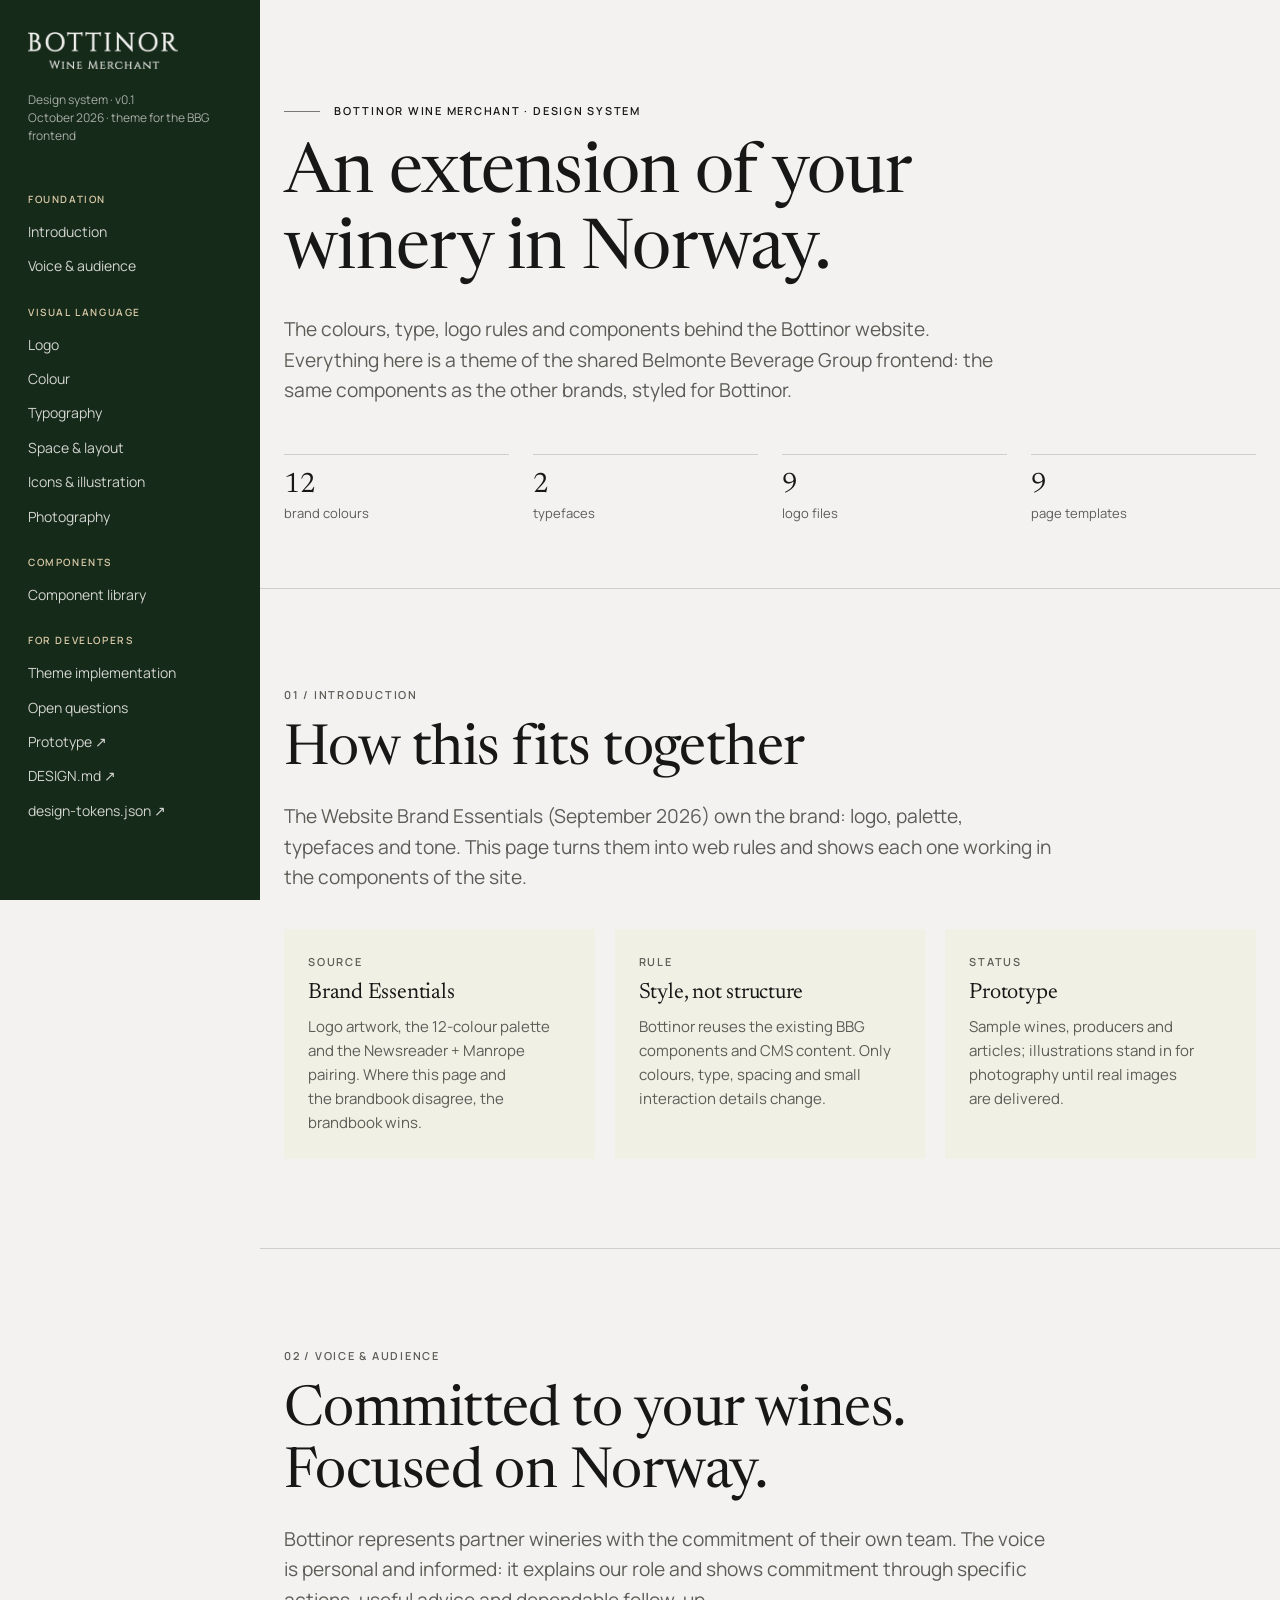
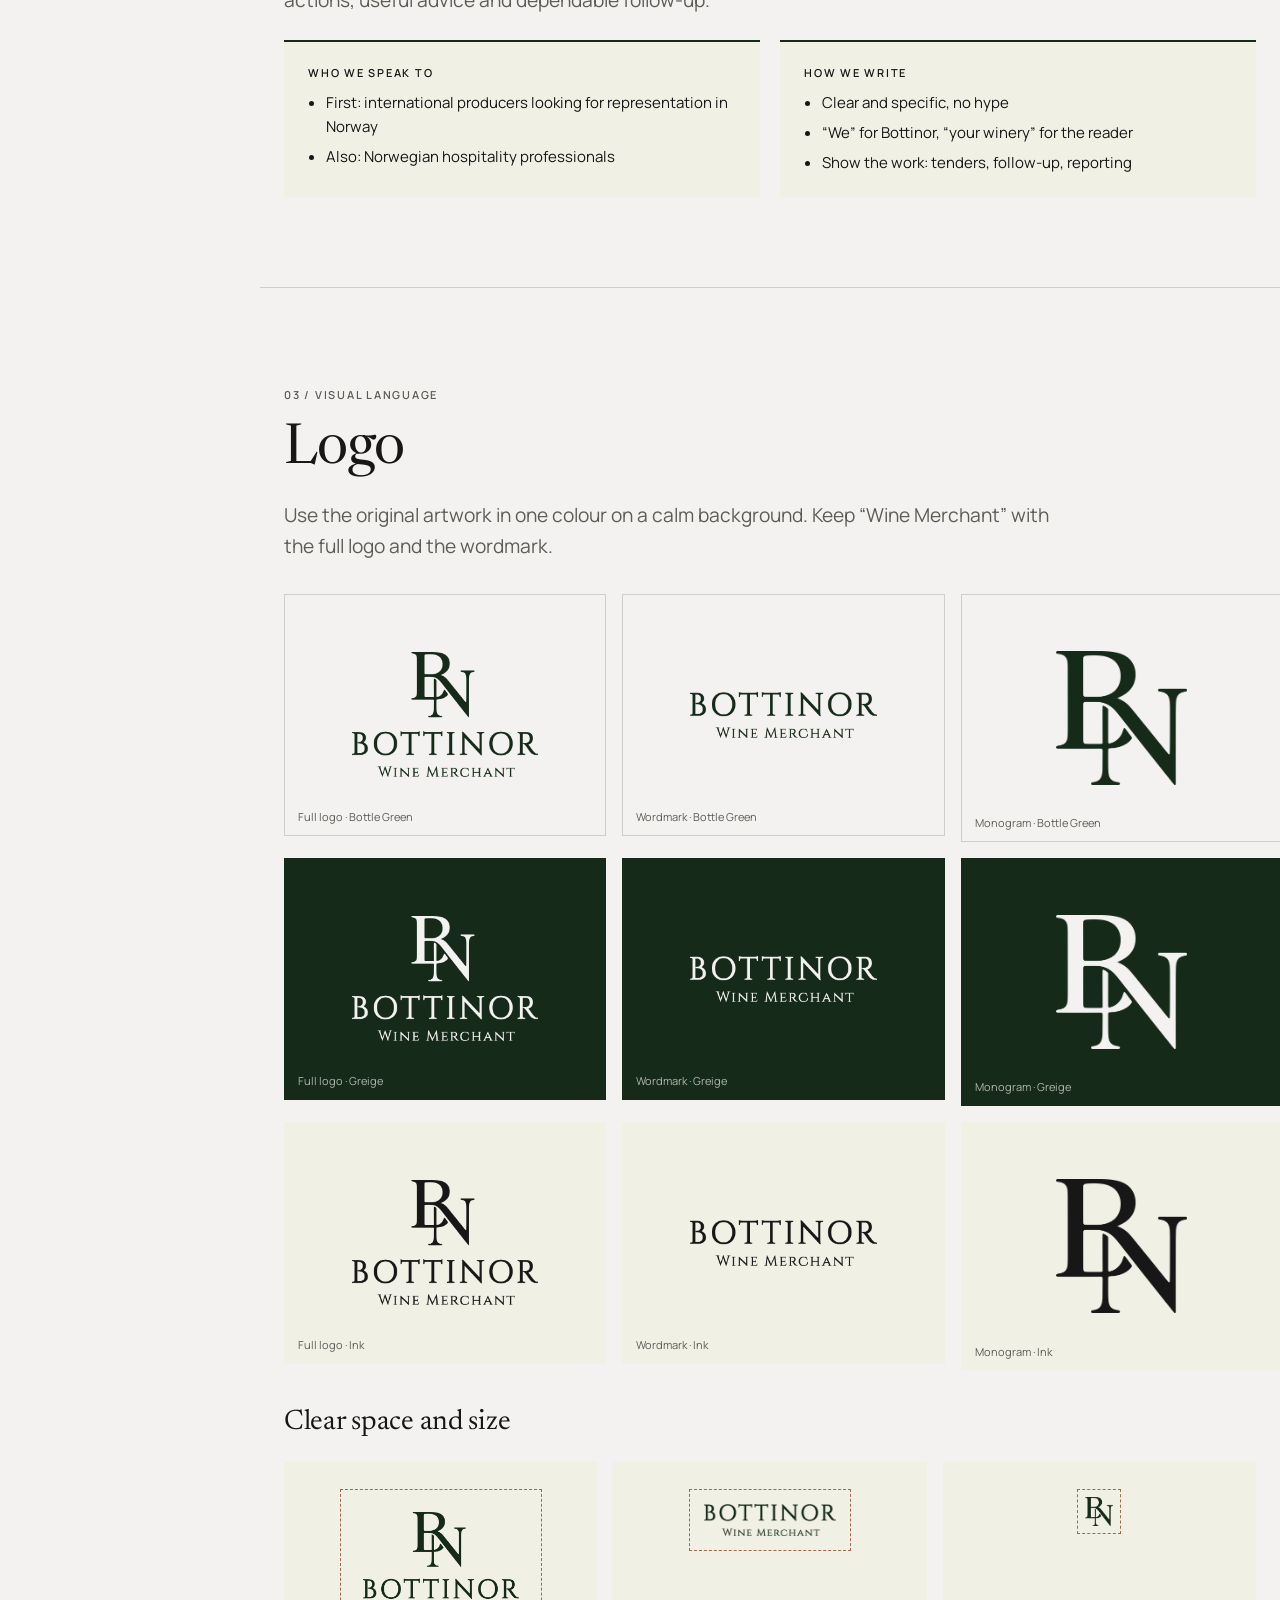
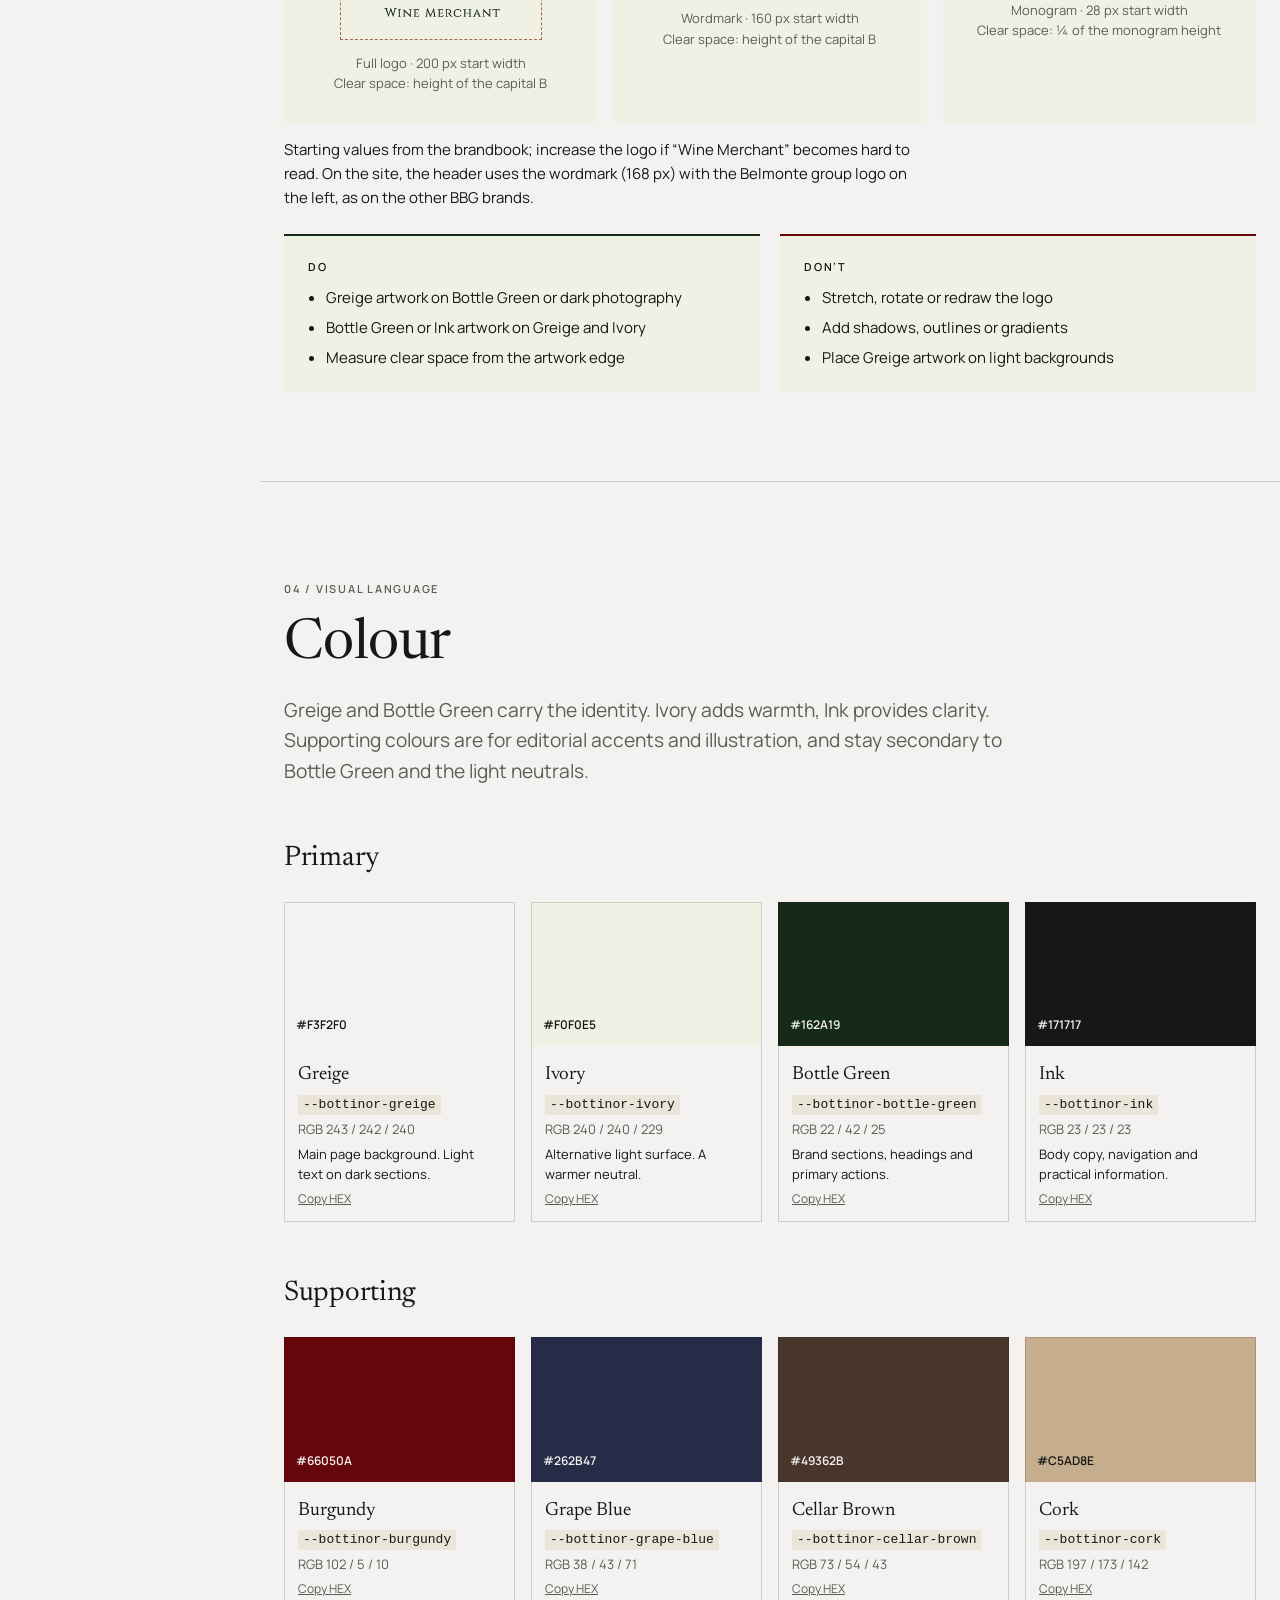
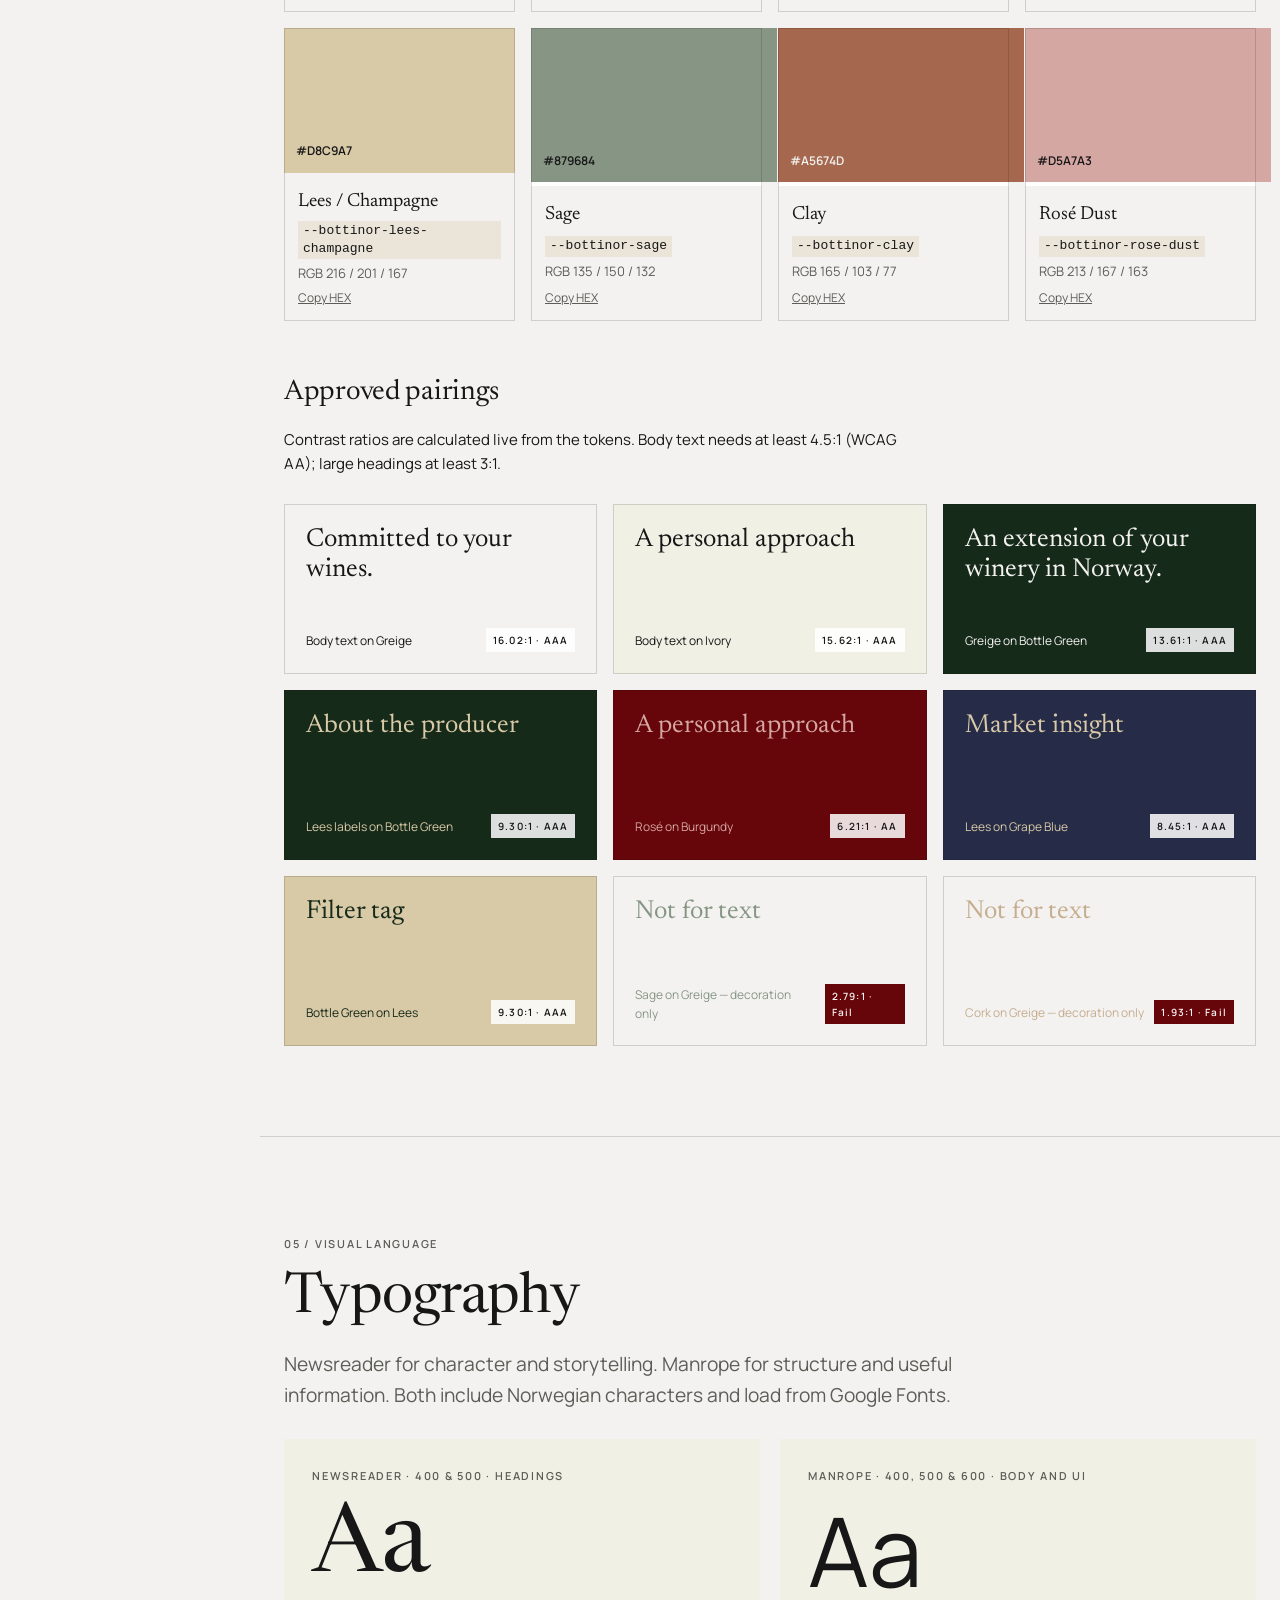
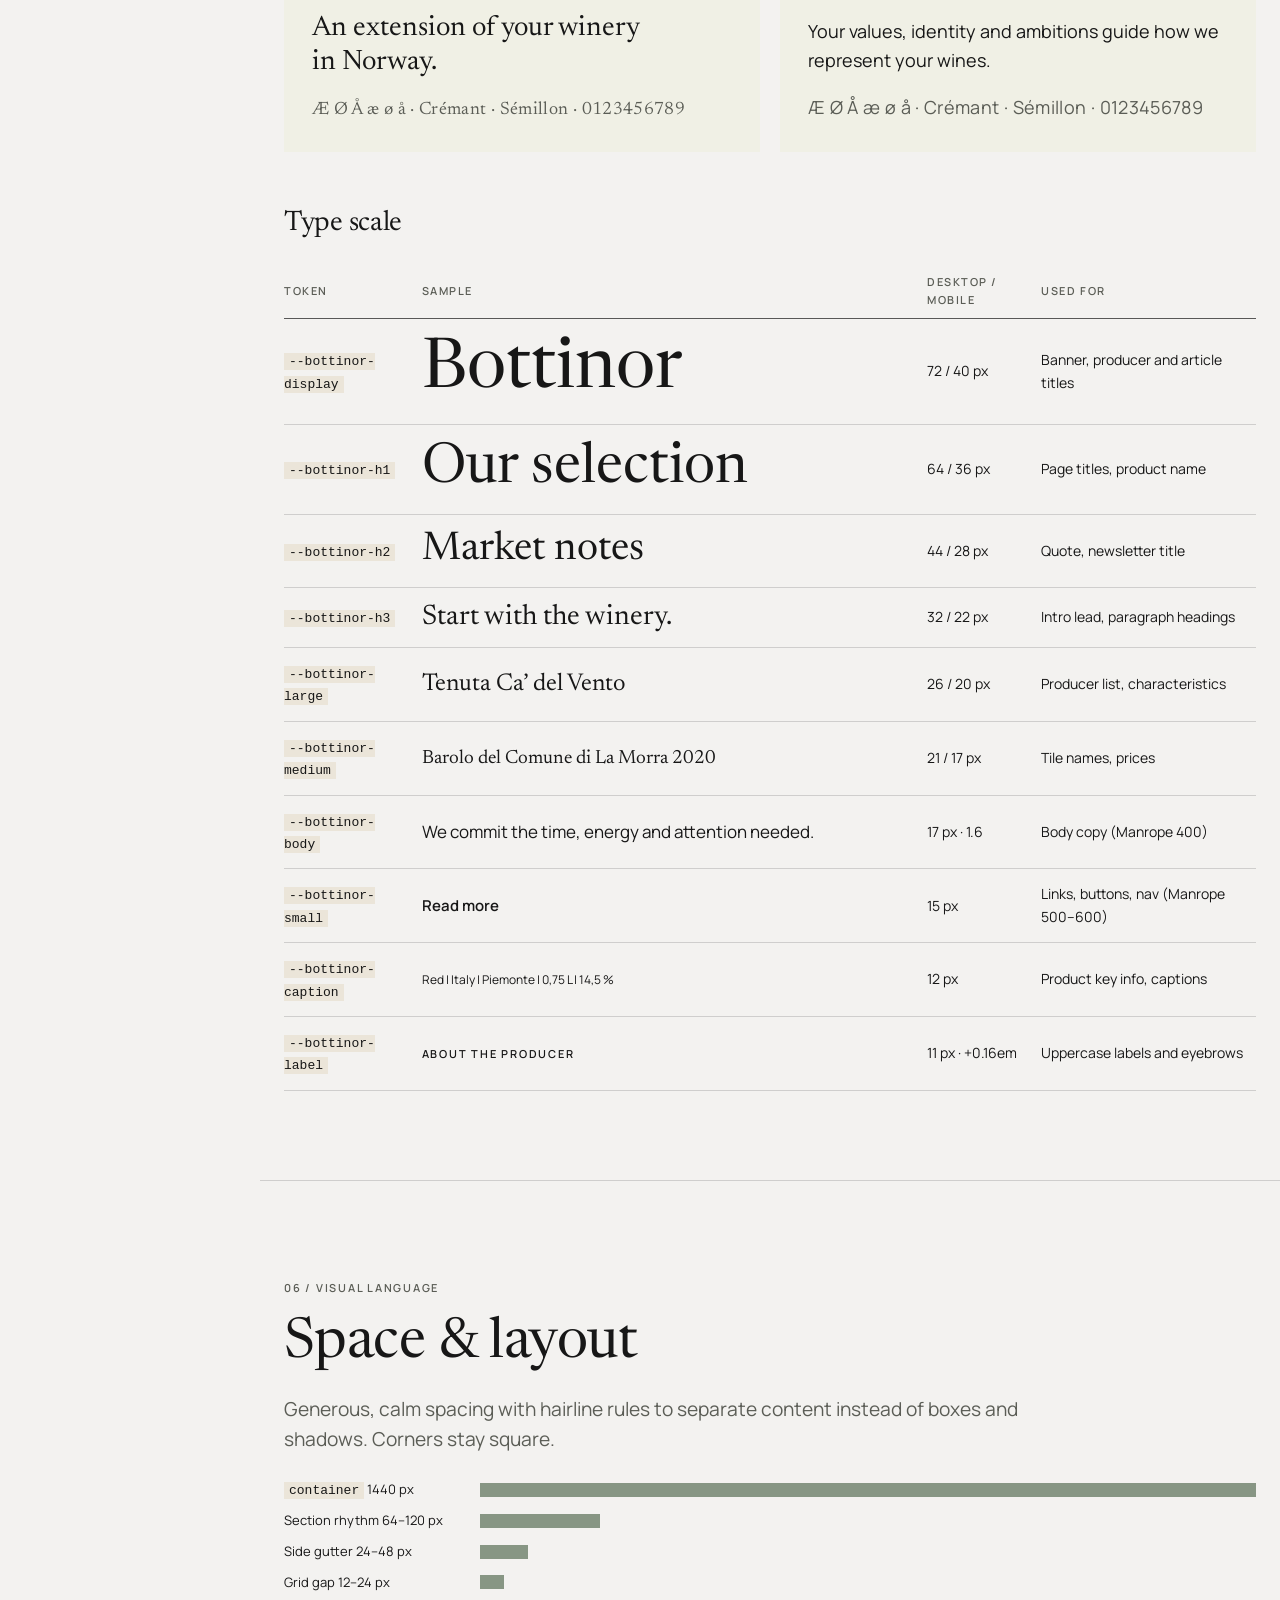
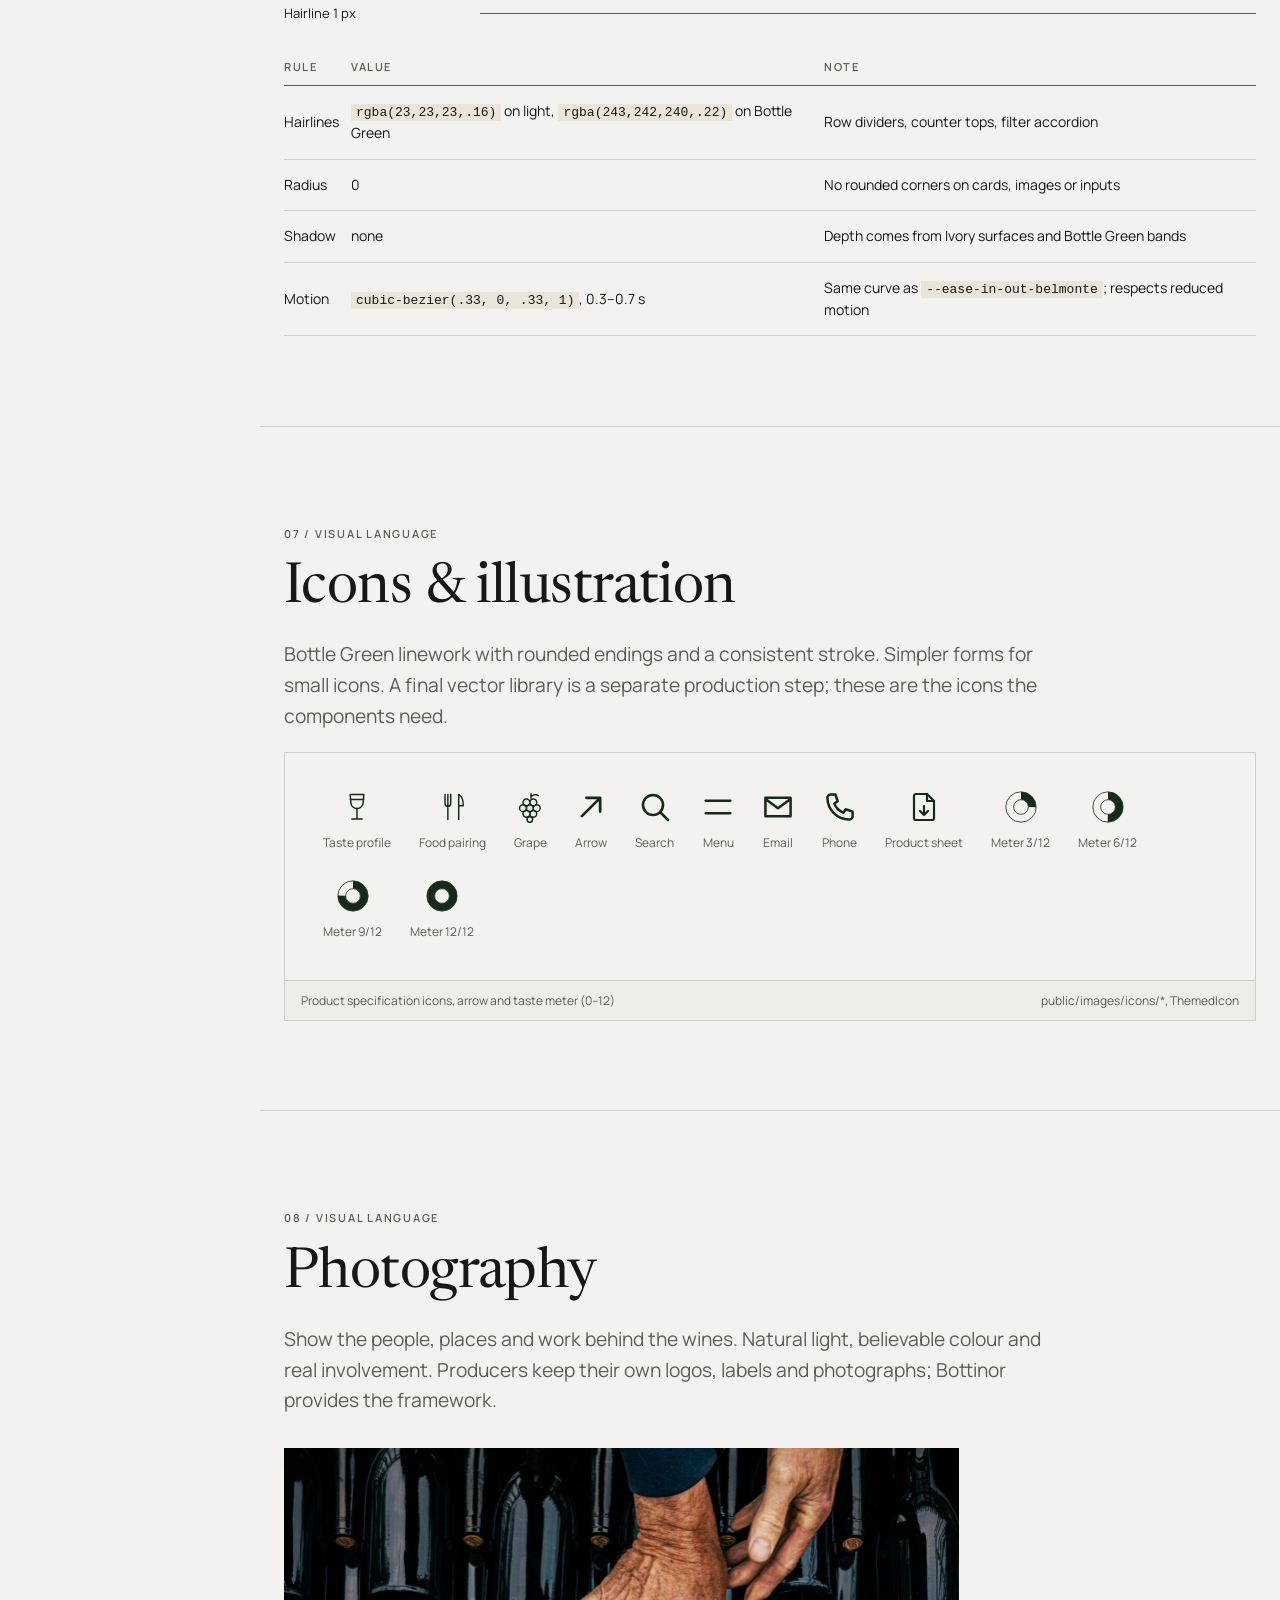
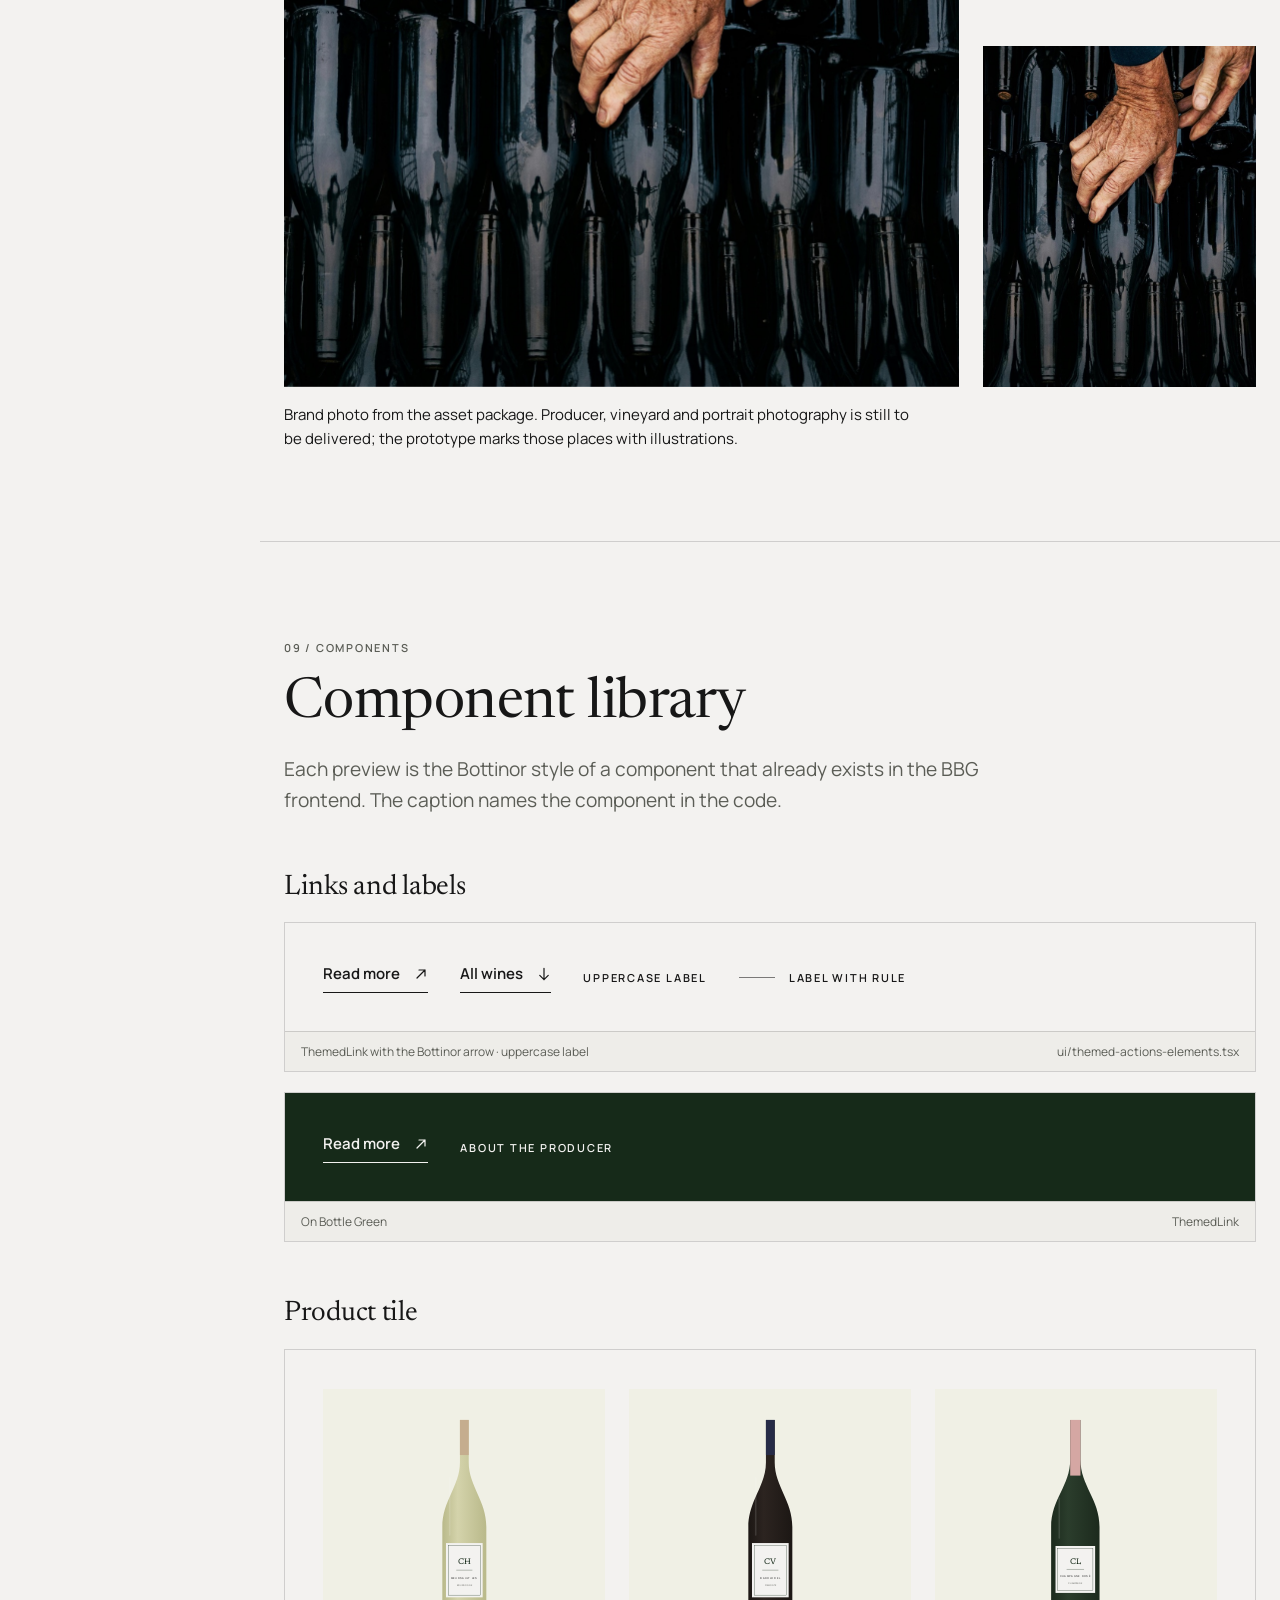
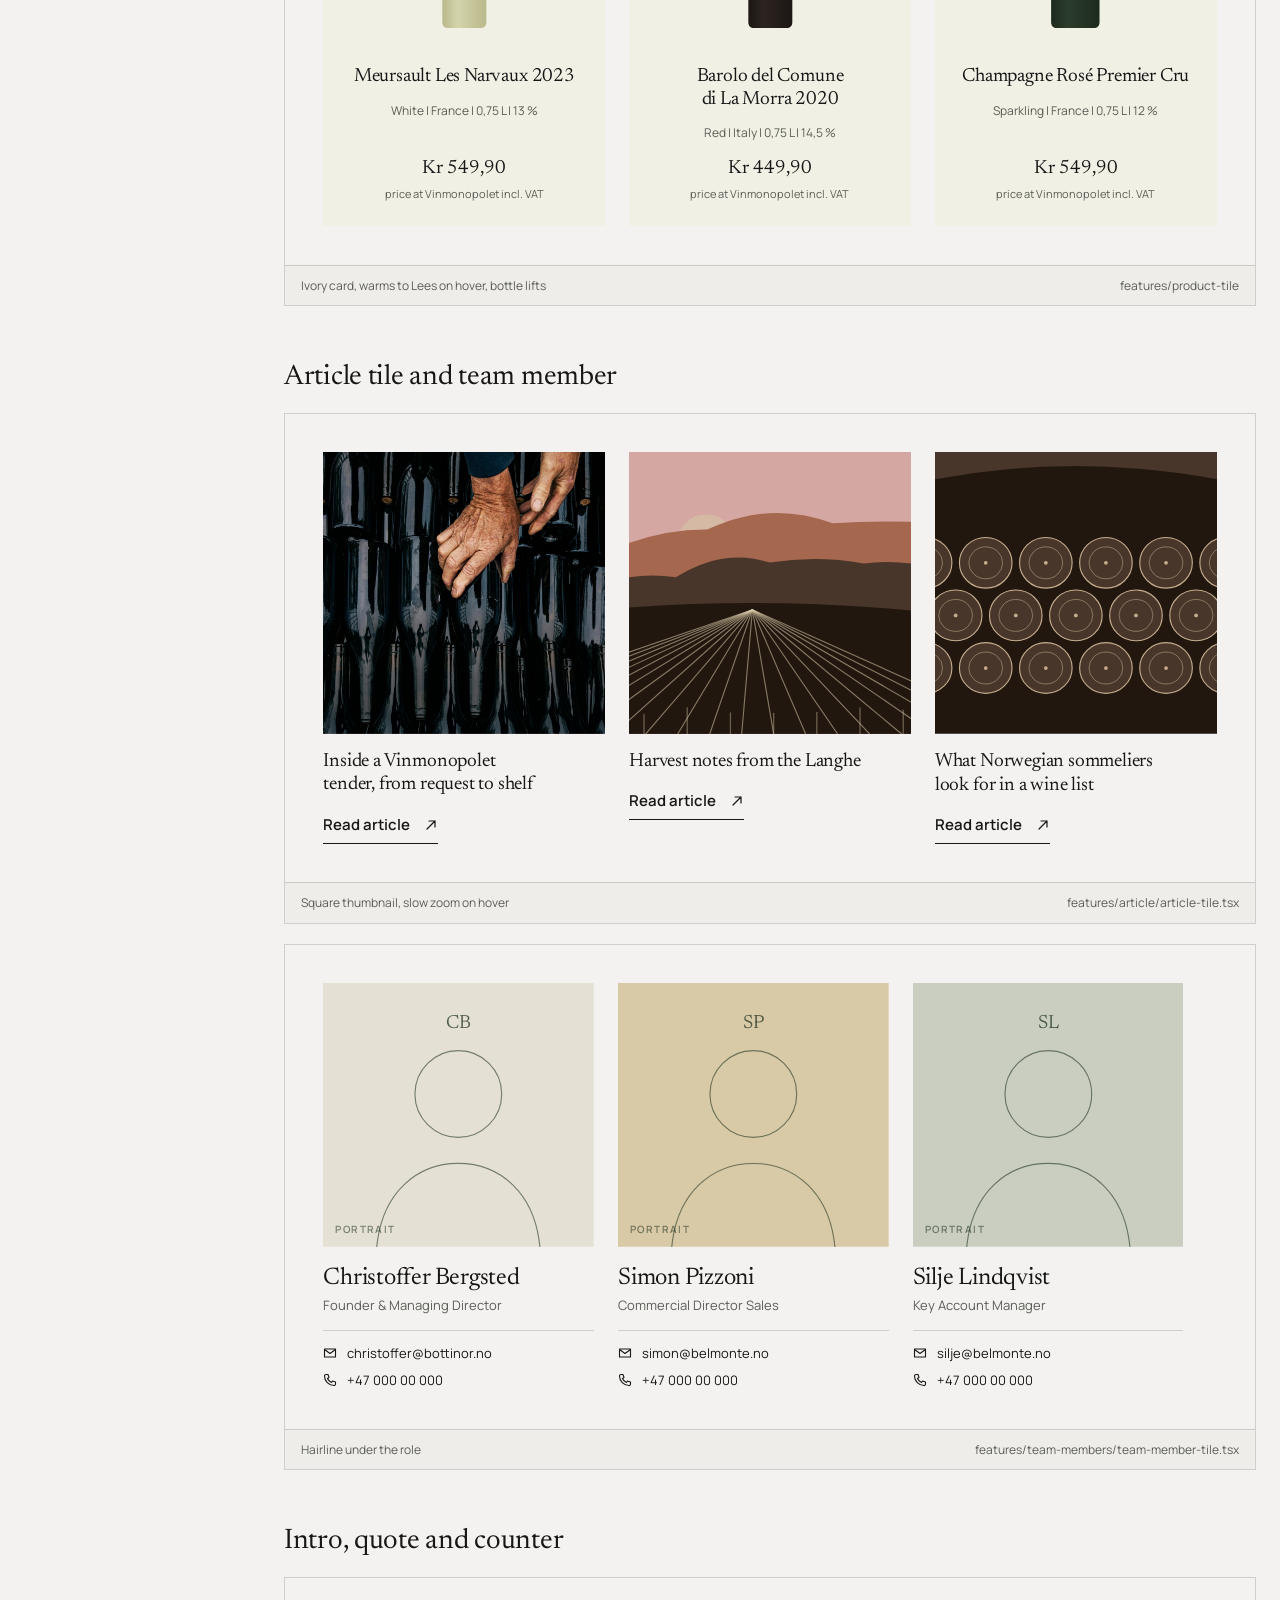
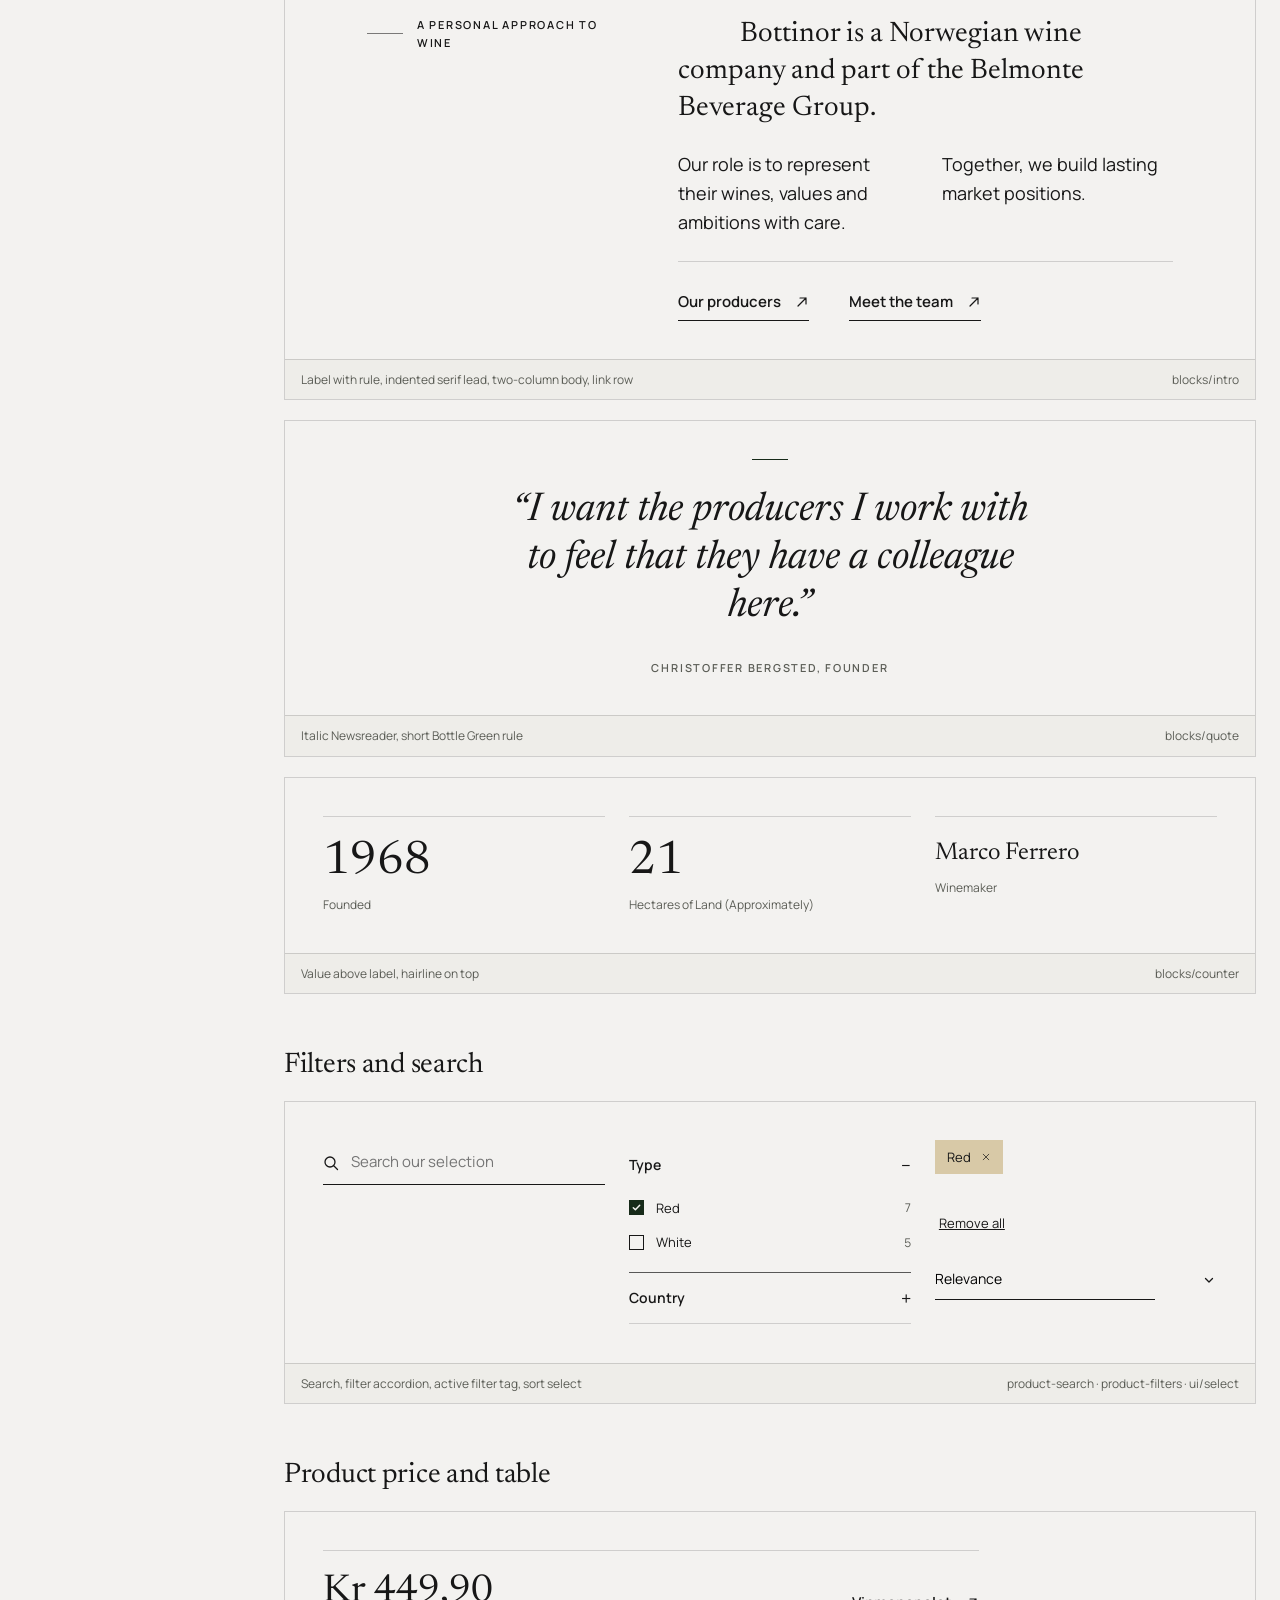
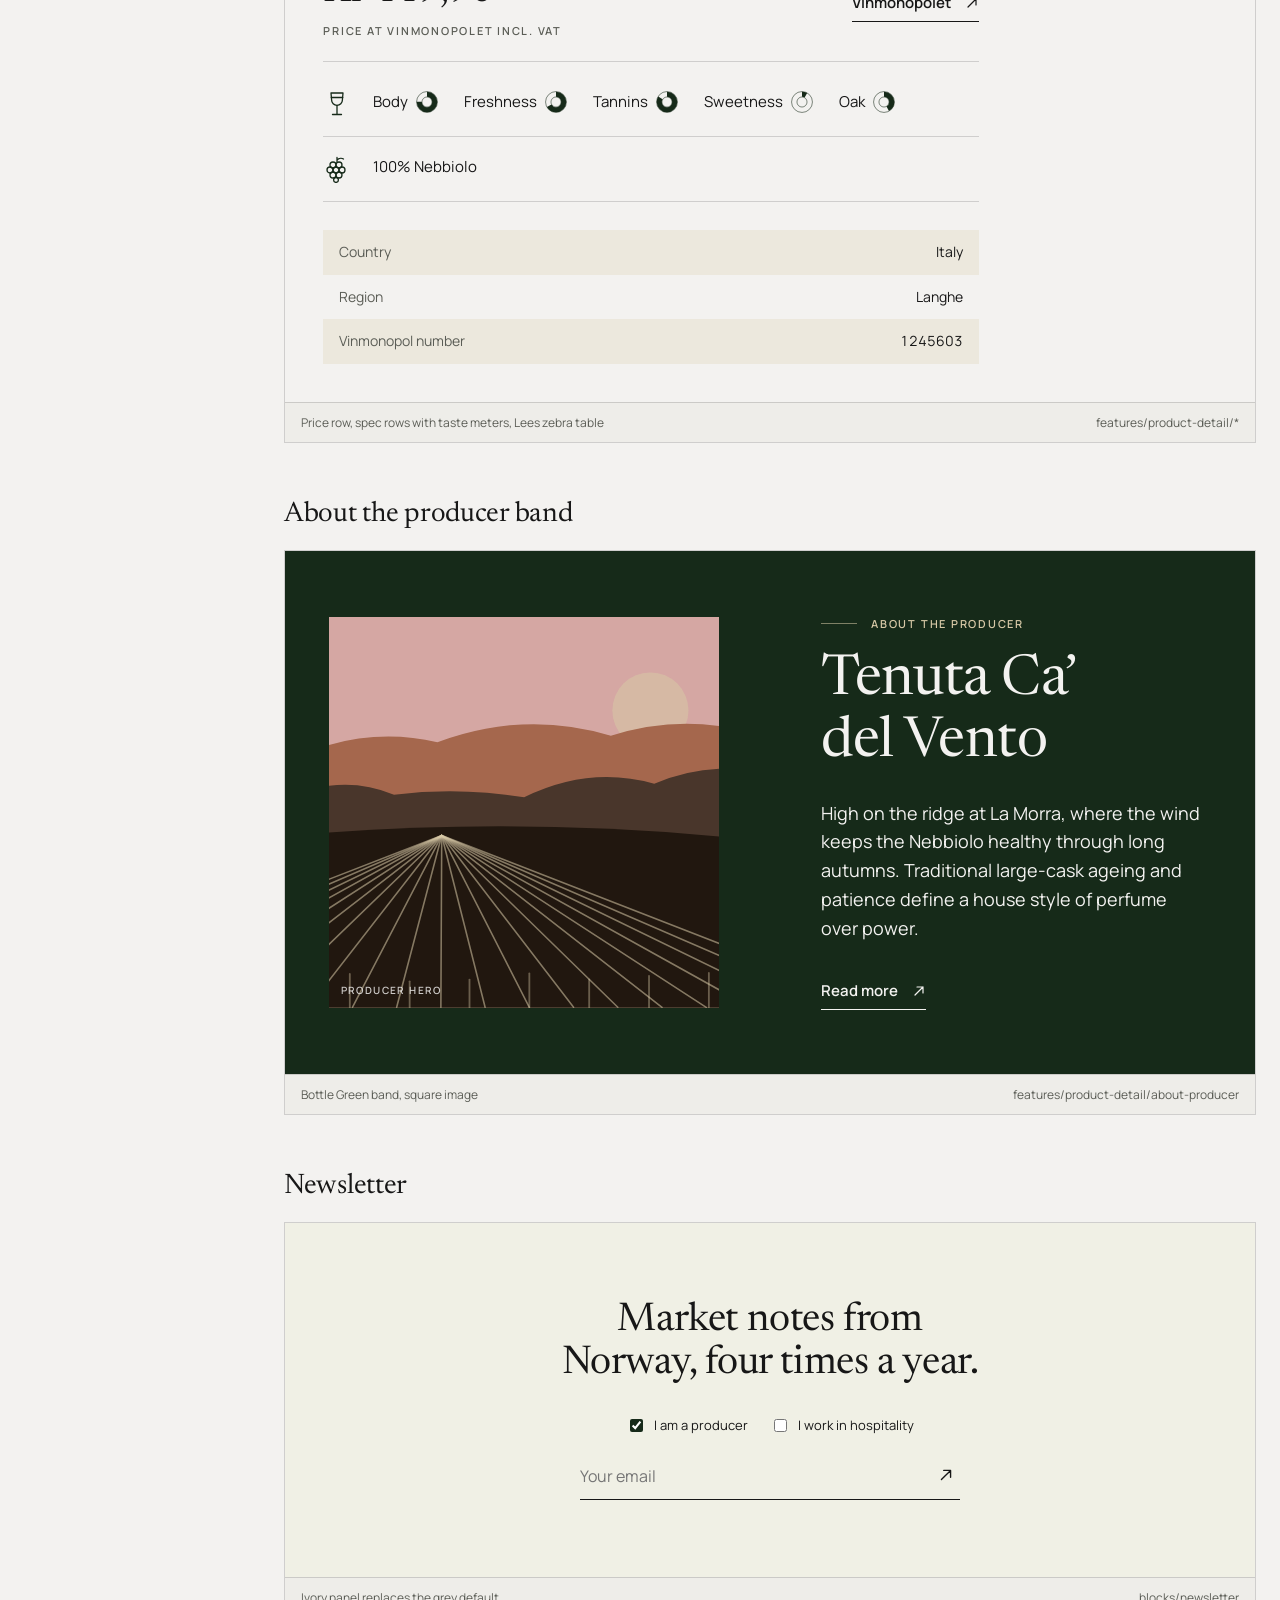
<file: bottinor/design-system.html>
<!doctype html>
<html lang="en">
<head>
<meta charset="utf-8">
<meta name="viewport" content="width=device-width, initial-scale=1, viewport-fit=cover">
<title>Bottinor Design System</title>
<link rel="preconnect" href="https://fonts.googleapis.com">
<link rel="preconnect" href="https://fonts.gstatic.com" crossorigin>
<link rel="stylesheet" href="https://fonts.googleapis.com/css2?family=Manrope:wght@400;500;600&family=Newsreader:ital,opsz,wght@0,6..72,400;0,6..72,500;1,6..72,400&display=swap">
<link rel="stylesheet" href="assets/tokens.css">
<link rel="stylesheet" href="assets/bottinor.css">
<style>
  /* Documentation layout. Component previews below use assets/bottinor.css unchanged. */
  .ds { display: grid; grid-template-columns: 260px minmax(0, 1fr); min-height: 100vh; }
  .ds-nav { position: sticky; top: 0; height: 100vh; overflow-y: auto; padding: 32px 28px 48px; background: var(--bottle); color: var(--greige); display: flex; flex-direction: column; gap: 4px; }
  .ds-nav .brand { width: 150px; margin-bottom: 18px; }
  .ds-nav .meta { font-size: 12px; opacity: .65; margin-bottom: 24px; line-height: 1.5; }
  .ds-nav .grp { margin: 18px 0 6px; font-size: 10px; font-weight: 600; letter-spacing: .16em; text-transform: uppercase; color: var(--lees); }
  .ds-nav a { font-size: 14px; text-decoration: none; padding: 4px 0; opacity: .85; }
  .ds-nav a:hover { opacity: 1; text-decoration: underline; }
  .ds-main { min-width: 0; }
  .ds-inner { max-width: 1120px; margin-inline: auto; padding-left: max(24px, env(safe-area-inset-left, 0px)); padding-right: max(24px, env(safe-area-inset-right, 0px)); }
  .ds-hero { padding-block: clamp(56px, 8vw, 112px) clamp(40px, 5vw, 64px); border-bottom: 1px solid var(--line); }
  .ds-hero h1 { font-size: var(--display); margin-top: 18px; max-width: 16ch; }
  .ds-hero p { margin-top: 24px; max-width: 62ch; font-size: var(--medium); color: var(--muted); }
  .ds-facts { display: grid; grid-template-columns: repeat(4, 1fr); gap: 24px; margin-top: 48px; }
  .ds-facts div { border-top: 1px solid var(--line); padding-top: 14px; font-size: 13px; color: var(--muted); }
  .ds-facts strong { display: block; font-family: var(--serif); font-weight: 400; font-size: 28px; color: var(--ink); line-height: 1.2; }
  .ds-sec { padding-block: clamp(56px, 7vw, 96px); border-bottom: 1px solid var(--line); scroll-margin-top: 16px; }
  .ds-sec > .label { color: var(--muted); }
  .ds-sec > h2 { font-size: var(--h1); margin-top: 14px; }
  .ds-sec > .lead { margin-top: 18px; max-width: 64ch; font-size: var(--medium); color: var(--muted); }
  .ds-sec > h3 { font-size: var(--h3); margin: 56px 0 20px; }
  .ds-sec > p.note { margin-top: 16px; max-width: 70ch; font-size: 15px; }
  .ds code { font: 13px/1.4 ui-monospace, SFMono-Regular, Menlo, monospace; background: rgba(216, 201, 167, .32); padding: 1px 5px; }

  .cards { display: grid; grid-template-columns: repeat(3, 1fr); gap: 20px; margin-top: 36px; }
  .card { background: var(--ivory); padding: 24px; display: grid; gap: 10px; align-content: start; }
  .card h4 { font-size: 22px; }
  .card p { font-size: 15px; color: var(--muted); }

  .tbl-wrap { overflow-x: auto; margin-top: 24px; }
  .tbl { width: 100%; border-collapse: collapse; font-size: 14px; min-width: 560px; }
  .tbl th { text-align: left; font-size: 11px; font-weight: 600; letter-spacing: .14em; text-transform: uppercase; color: var(--muted); padding: 10px 12px 10px 0; border-bottom: 1px solid var(--line-strong); }
  .tbl td { padding: 14px 12px 14px 0; border-bottom: 1px solid var(--line); vertical-align: middle; }

  .dos { display: grid; grid-template-columns: 1fr 1fr; gap: 20px; margin-top: 24px; }
  .dos > div { padding: 22px 24px; border-top: 2px solid var(--bottle); background: var(--ivory); }
  .dos > div.dont { border-top-color: var(--burgundy, #66050A); }
  .dos .label { display: block; margin-bottom: 10px; }
  .dos ul { padding-left: 18px; display: grid; gap: 6px; font-size: 15px; }

  /* Logo */
  .logo-grid { display: grid; grid-template-columns: repeat(3, 1fr); gap: 16px; margin-top: 32px; }
  .logo-tile { aspect-ratio: 4 / 3; display: grid; place-items: center; padding: 28px; position: relative; }
  .logo-tile img { max-height: 70%; max-width: 70%; width: auto; }
  .logo-tile.greige { background: var(--greige); outline: 1px solid var(--line); outline-offset: -1px; }
  .logo-tile.ivory { background: var(--ivory); }
  .logo-tile.green { background: var(--bottle); }
  .logo-tile span { position: absolute; left: 14px; bottom: 10px; font-size: 11px; color: var(--muted); }
  .logo-tile.green span { color: rgba(243, 242, 240, .7); }
  .clear { display: grid; grid-template-columns: repeat(3, 1fr); gap: 16px; margin-top: 24px; }
  .clear figure { margin: 0; background: var(--ivory); padding: 28px; display: grid; justify-items: center; gap: 14px; }
  .clear .box { outline: 1px dashed var(--clay, #A5674D); }
  .clear figcaption { font-size: 13px; color: var(--muted); text-align: center; }

  /* Colour */
  .swatches { display: grid; grid-template-columns: repeat(4, 1fr); gap: 16px; margin-top: 28px; }
  .swatches.small { grid-template-columns: repeat(4, 1fr); }
  .sw { display: grid; gap: 0; background: #fff; outline: 1px solid var(--line); outline-offset: -1px; }
  .sw .chip { aspect-ratio: 16 / 10; display: flex; align-items: flex-end; padding: 12px; font-size: 12px; font-weight: 600; }
  .sw .info { padding: 14px; display: grid; gap: 4px; font-size: 13px; background: var(--greige); }
  .sw .info strong { font-family: var(--serif); font-weight: 400; font-size: 19px; }
  .sw .info code { justify-self: start; }
  .sw button { justify-self: start; background: none; border: 0; padding: 0; font-size: 12px; text-decoration: underline; cursor: pointer; color: var(--muted); }
  .pairs { display: grid; grid-template-columns: repeat(3, 1fr); gap: 16px; margin-top: 28px; }
  .pair { padding: 22px; display: grid; gap: 14px; min-height: 170px; align-content: space-between; }
  .pair .sample { font-family: var(--serif); font-size: 26px; line-height: 1.15; }
  .pair .meta { display: flex; justify-content: space-between; align-items: center; gap: 10px; font-size: 12px; }
  .badge { font-size: 10px; font-weight: 600; letter-spacing: .12em; padding: 4px 7px; background: rgba(255, 255, 255, .85); color: #171717; }
  .badge.fail { background: #66050A; color: #F3F2F0; }

  /* Type */
  .specimen { display: grid; grid-template-columns: 1fr 1fr; gap: 20px; margin-top: 28px; }
  .specimen > div { background: var(--ivory); padding: 28px; display: grid; gap: 16px; }
  .specimen .big { font-size: 96px; line-height: 1; }
  .specimen .serif { font-family: var(--serif); }
  .specimen .chars { font-size: 18px; letter-spacing: .02em; color: var(--muted); }
  .scale-row td:nth-child(2) { width: 52%; }
  .scale-sample { line-height: 1.1; overflow-wrap: anywhere; }

  /* Space */
  .space-bars { display: grid; gap: 10px; margin-top: 24px; }
  .space-bars div { display: grid; grid-template-columns: 180px 1fr; align-items: center; gap: 16px; font-size: 13px; }
  .space-bars i { display: block; height: 14px; background: var(--sage, #879684); }

  /* Components */
  .preview { margin-top: 20px; border: 1px solid var(--line); background: var(--greige); }
  .preview .stage { padding: clamp(20px, 3vw, 40px); }
  .preview .stage.ivory { background: var(--ivory); }
  .preview .cap { display: flex; justify-content: space-between; gap: 16px; flex-wrap: wrap; padding: 10px 16px; border-top: 1px solid var(--line); font-size: 12px; color: var(--muted); background: #EEEDE9; }
  .row-prev { display: flex; flex-wrap: wrap; gap: 32px; align-items: center; }
  .tiles-3 { display: grid; grid-template-columns: repeat(3, minmax(0, 1fr)); gap: 24px; }
  .tiles-3.narrow { max-width: 860px; }
  .icons { display: flex; flex-wrap: wrap; gap: 28px; }
  .icons figure { margin: 0; display: grid; justify-items: center; gap: 10px; font-size: 12px; color: var(--muted); }
  .icons svg { width: 32px; height: 32px; color: var(--bottle); }
  .icons .meter svg { width: 32px; height: 32px; }
  .mini-band { background: var(--bottle); color: var(--greige); }

  @media (max-width: 1000px) {
    .ds { grid-template-columns: 1fr; }
    .ds-nav { position: static; height: auto; flex-direction: row; flex-wrap: wrap; gap: 6px 16px; padding: 20px 24px; }
    .ds-nav .brand, .ds-nav .meta { flex-basis: 100%; }
    .ds-nav .grp { display: none; }
    .ds-facts, .cards, .logo-grid, .clear, .pairs, .tiles-3 { grid-template-columns: 1fr 1fr; }
    .swatches, .swatches.small { grid-template-columns: 1fr 1fr; }
    .specimen { grid-template-columns: 1fr; }
  }
  @media (max-width: 560px) {
    .ds-facts, .cards, .logo-grid, .clear, .pairs, .tiles-3, .dos { grid-template-columns: 1fr; }
    .space-bars div { grid-template-columns: 110px 1fr; }
    .specimen .big { font-size: 64px; }
  }
</style>
</head>
<body class="ds">
<nav class="ds-nav" aria-label="Design system">
  <img class="brand" src="assets/wordmark-greige.png" alt="Bottinor Wine Merchant">
  <div class="meta">Design system · v0.1<br>October 2026 · theme for the BBG frontend</div>
  <div class="grp">Foundation</div>
  <a href="#intro">Introduction</a>
  <a href="#voice">Voice &amp; audience</a>
  <div class="grp">Visual language</div>
  <a href="#logo">Logo</a>
  <a href="#colour">Colour</a>
  <a href="#type">Typography</a>
  <a href="#space">Space &amp; layout</a>
  <a href="#icons">Icons &amp; illustration</a>
  <a href="#photo">Photography</a>
  <div class="grp">Components</div>
  <a href="#components">Component library</a>
  <div class="grp">For developers</div>
  <a href="#implementation">Theme implementation</a>
  <a href="#open">Open questions</a>
  <a href="index.html">Prototype ↗</a>
  <a href="https://github.com/Degree-AS/Belmonte-Designs/blob/main/bottinor/DESIGN.md">DESIGN.md ↗</a>
  <a href="design-tokens.json">design-tokens.json ↗</a>
</nav>

<main class="ds-main">
  <header class="ds-inner ds-hero">
    <span class="label rule">Bottinor Wine Merchant · Design system</span>
    <h1>An extension of your winery in Norway.</h1>
    <p>The colours, type, logo rules and components behind the Bottinor website. Everything here is a theme of the shared Belmonte Beverage Group frontend: the same components as the other brands, styled for Bottinor.</p>
    <div class="ds-facts">
      <div><strong>12</strong>brand colours</div>
      <div><strong>2</strong>typefaces</div>
      <div><strong>9</strong>logo files</div>
      <div><strong>9</strong>page templates</div>
    </div>
  </header>

  <section class="ds-inner ds-sec" id="intro">
    <span class="label">01 / Introduction</span>
    <h2>How this fits together</h2>
    <p class="lead">The Website Brand Essentials (September 2026) own the brand: logo, palette, typefaces and tone. This page turns them into web rules and shows each one working in the components of the site.</p>
    <div class="cards">
      <div class="card"><span class="label muted">Source</span><h4>Brand Essentials</h4><p>Logo artwork, the 12-colour palette and the Newsreader + Manrope pairing. Where this page and the brandbook disagree, the brandbook wins.</p></div>
      <div class="card"><span class="label muted">Rule</span><h4>Style, not structure</h4><p>Bottinor reuses the existing BBG components and CMS content. Only colours, type, spacing and small interaction details change.</p></div>
      <div class="card"><span class="label muted">Status</span><h4>Prototype</h4><p>Sample wines, producers and articles; illustrations stand in for photography until real images are delivered.</p></div>
    </div>
  </section>

  <section class="ds-inner ds-sec" id="voice">
    <span class="label">02 / Voice &amp; audience</span>
    <h2>Committed to your wines. Focused on Norway.</h2>
    <p class="lead">Bottinor represents partner wineries with the commitment of their own team. The voice is personal and informed: it explains our role and shows commitment through specific actions, useful advice and dependable follow-up.</p>
    <div class="dos">
      <div><span class="label">Who we speak to</span><ul><li>First: international producers looking for representation in Norway</li><li>Also: Norwegian hospitality professionals</li></ul></div>
      <div><span class="label">How we write</span><ul><li>Clear and specific, no hype</li><li>“We” for Bottinor, “your winery” for the reader</li><li>Show the work: tenders, follow-up, reporting</li></ul></div>
    </div>
  </section>

  <section class="ds-inner ds-sec" id="logo">
    <span class="label">03 / Visual language</span>
    <h2>Logo</h2>
    <p class="lead">Use the original artwork in one colour on a calm background. Keep “Wine Merchant” with the full logo and the wordmark.</p>
    <div class="logo-grid">
      <div class="logo-tile greige"><img src="logos/bottinor-full-bottle-green.png" alt="Full logo, Bottle Green"><span>Full logo · Bottle Green</span></div>
      <div class="logo-tile greige"><img src="logos/bottinor-wordmark-bottle-green.png" alt="Wordmark, Bottle Green"><span>Wordmark · Bottle Green</span></div>
      <div class="logo-tile greige"><img src="logos/bottinor-monogram-bottle-green.png" alt="Monogram, Bottle Green"><span>Monogram · Bottle Green</span></div>
      <div class="logo-tile green"><img src="logos/bottinor-full-greige.png" alt="Full logo, Greige"><span>Full logo · Greige</span></div>
      <div class="logo-tile green"><img src="logos/bottinor-wordmark-greige.png" alt="Wordmark, Greige"><span>Wordmark · Greige</span></div>
      <div class="logo-tile green"><img src="logos/bottinor-monogram-greige.png" alt="Monogram, Greige"><span>Monogram · Greige</span></div>
      <div class="logo-tile ivory"><img src="logos/bottinor-full-ink.png" alt="Full logo, Ink"><span>Full logo · Ink</span></div>
      <div class="logo-tile ivory"><img src="logos/bottinor-wordmark-ink.png" alt="Wordmark, Ink"><span>Wordmark · Ink</span></div>
      <div class="logo-tile ivory"><img src="logos/bottinor-monogram-ink.png" alt="Monogram, Ink"><span>Monogram · Ink</span></div>
    </div>
    <h3>Clear space and size</h3>
    <div class="clear">
      <figure><img class="box" src="logos/bottinor-full-bottle-green.png" alt="" style="width:200px;padding:22px"><figcaption>Full logo · 200 px start width<br>Clear space: height of the capital B</figcaption></figure>
      <figure><img class="box" src="logos/bottinor-wordmark-bottle-green.png" alt="" style="width:160px;padding:14px"><figcaption>Wordmark · 160 px start width<br>Clear space: height of the capital B</figcaption></figure>
      <figure><img class="box" src="logos/bottinor-monogram-bottle-green.png" alt="" style="width:28px;padding:7px;box-sizing:content-box"><figcaption>Monogram · 28 px start width<br>Clear space: ¼ of the monogram height</figcaption></figure>
    </div>
    <p class="note">Starting values from the brandbook; increase the logo if “Wine Merchant” becomes hard to read. On the site, the header uses the wordmark (168 px) with the Belmonte group logo on the left, as on the other BBG brands.</p>
    <div class="dos">
      <div><span class="label">Do</span><ul><li>Greige artwork on Bottle Green or dark photography</li><li>Bottle Green or Ink artwork on Greige and Ivory</li><li>Measure clear space from the artwork edge</li></ul></div>
      <div class="dont"><span class="label">Don’t</span><ul><li>Stretch, rotate or redraw the logo</li><li>Add shadows, outlines or gradients</li><li>Place Greige artwork on light backgrounds</li></ul></div>
    </div>
  </section>

  <section class="ds-inner ds-sec" id="colour">
    <span class="label">04 / Visual language</span>
    <h2>Colour</h2>
    <p class="lead">Greige and Bottle Green carry the identity. Ivory adds warmth, Ink provides clarity. Supporting colours are for editorial accents and illustration, and stay secondary to Bottle Green and the light neutrals.</p>
    <h3>Primary</h3>
    <div class="swatches" data-swatches="primary"></div>
    <h3>Supporting</h3>
    <div class="swatches small" data-swatches="supporting"></div>
    <h3>Approved pairings</h3>
    <p class="note">Contrast ratios are calculated live from the tokens. Body text needs at least 4.5:1 (WCAG AA); large headings at least 3:1.</p>
    <div class="pairs" data-pairs></div>
  </section>

  <section class="ds-inner ds-sec" id="type">
    <span class="label">05 / Visual language</span>
    <h2>Typography</h2>
    <p class="lead">Newsreader for character and storytelling. Manrope for structure and useful information. Both include Norwegian characters and load from Google Fonts.</p>
    <div class="specimen">
      <div><span class="label muted">Newsreader · 400 &amp; 500 · headings</span><span class="big serif">Aa</span><p class="serif" style="font-size:28px;line-height:1.2">An extension of your winery in Norway.</p><p class="chars serif">Æ Ø Å æ ø å · Crémant · Sémillon · 0123456789</p></div>
      <div><span class="label muted">Manrope · 400, 500 &amp; 600 · body and UI</span><span class="big" style="font-family:var(--sans)">Aa</span><p style="font-size:18px">Your values, identity and ambitions guide how we represent your wines.</p><p class="chars">Æ Ø Å æ ø å · Crémant · Sémillon · 0123456789</p></div>
    </div>
    <h3>Type scale</h3>
    <div class="tbl-wrap">
      <table class="tbl">
        <thead><tr><th>Token</th><th>Sample</th><th>Desktop / mobile</th><th>Used for</th></tr></thead>
        <tbody>
          <tr class="scale-row"><td><code>--bottinor-display</code></td><td><span class="scale-sample serif" style="font-family:var(--serif);font-size:var(--display)">Bottinor</span></td><td>72 / 40 px</td><td>Banner, producer and article titles</td></tr>
          <tr class="scale-row"><td><code>--bottinor-h1</code></td><td><span class="scale-sample" style="font-family:var(--serif);font-size:var(--h1)">Our selection</span></td><td>64 / 36 px</td><td>Page titles, product name</td></tr>
          <tr class="scale-row"><td><code>--bottinor-h2</code></td><td><span class="scale-sample" style="font-family:var(--serif);font-size:var(--h2)">Market notes</span></td><td>44 / 28 px</td><td>Quote, newsletter title</td></tr>
          <tr class="scale-row"><td><code>--bottinor-h3</code></td><td><span class="scale-sample" style="font-family:var(--serif);font-size:var(--h3)">Start with the winery.</span></td><td>32 / 22 px</td><td>Intro lead, paragraph headings</td></tr>
          <tr class="scale-row"><td><code>--bottinor-large</code></td><td><span class="scale-sample" style="font-family:var(--serif);font-size:var(--large)">Tenuta Ca’ del Vento</span></td><td>26 / 20 px</td><td>Producer list, characteristics</td></tr>
          <tr class="scale-row"><td><code>--bottinor-medium</code></td><td><span class="scale-sample" style="font-family:var(--serif);font-size:var(--medium)">Barolo del Comune di La Morra 2020</span></td><td>21 / 17 px</td><td>Tile names, prices</td></tr>
          <tr class="scale-row"><td><code>--bottinor-body</code></td><td><span style="font-size:17px">We commit the time, energy and attention needed.</span></td><td>17 px · 1.6</td><td>Body copy (Manrope 400)</td></tr>
          <tr class="scale-row"><td><code>--bottinor-small</code></td><td><span style="font-size:15px;font-weight:600">Read more</span></td><td>15 px</td><td>Links, buttons, nav (Manrope 500–600)</td></tr>
          <tr class="scale-row"><td><code>--bottinor-caption</code></td><td><span style="font-size:12px">Red | Italy | Piemonte | 0,75 L | 14,5 %</span></td><td>12 px</td><td>Product key info, captions</td></tr>
          <tr class="scale-row"><td><code>--bottinor-label</code></td><td><span class="label">About the producer</span></td><td>11 px · +0.16em</td><td>Uppercase labels and eyebrows</td></tr>
        </tbody>
      </table>
    </div>
  </section>

  <section class="ds-inner ds-sec" id="space">
    <span class="label">06 / Visual language</span>
    <h2>Space &amp; layout</h2>
    <p class="lead">Generous, calm spacing with hairline rules to separate content instead of boxes and shadows. Corners stay square.</p>
    <div class="space-bars">
      <div><span><code>container</code> 1440 px</span><i style="width:100%"></i></div>
      <div><span>Section rhythm 64–120 px</span><i style="width:min(120px,100%)"></i></div>
      <div><span>Side gutter 24–48 px</span><i style="width:48px"></i></div>
      <div><span>Grid gap 12–24 px</span><i style="width:24px"></i></div>
      <div><span>Hairline 1 px</span><i style="width:100%;height:1px;background:var(--line-strong)"></i></div>
    </div>
    <div class="tbl-wrap">
      <table class="tbl">
        <thead><tr><th>Rule</th><th>Value</th><th>Note</th></tr></thead>
        <tbody>
          <tr><td>Hairlines</td><td><code>rgba(23,23,23,.16)</code> on light, <code>rgba(243,242,240,.22)</code> on Bottle Green</td><td>Row dividers, counter tops, filter accordion</td></tr>
          <tr><td>Radius</td><td>0</td><td>No rounded corners on cards, images or inputs</td></tr>
          <tr><td>Shadow</td><td>none</td><td>Depth comes from Ivory surfaces and Bottle Green bands</td></tr>
          <tr><td>Motion</td><td><code>cubic-bezier(.33, 0, .33, 1)</code>, 0.3–0.7 s</td><td>Same curve as <code>--ease-in-out-belmonte</code>; respects reduced motion</td></tr>
        </tbody>
      </table>
    </div>
  </section>

  <section class="ds-inner ds-sec" id="icons">
    <span class="label">07 / Visual language</span>
    <h2>Icons &amp; illustration</h2>
    <p class="lead">Bottle Green linework with rounded endings and a consistent stroke. Simpler forms for small icons. A final vector library is a separate production step; these are the icons the components need.</p>
    <div class="preview"><div class="stage"><div class="icons" data-icons></div></div><div class="cap"><span>Product specification icons, arrow and taste meter (0–12)</span><span>public/images/icons/*, ThemedIcon</span></div></div>
  </section>

  <section class="ds-inner ds-sec" id="photo">
    <span class="label">08 / Visual language</span>
    <h2>Photography</h2>
    <p class="lead">Show the people, places and work behind the wines. Natural light, believable colour and real involvement. Producers keep their own logos, labels and photographs; Bottinor provides the framework.</p>
    <div class="group-image" style="margin-top:32px">
      <div class="large"><img class="cover" src="assets/hero-bottles.jpg" alt="A hand arranging dark wine bottles"></div>
      <div class="small"><img class="cover" src="assets/crop-hand-portrait.jpg" alt=""></div>
    </div>
    <p class="note">Brand photo from the asset package. Producer, vineyard and portrait photography is still to be delivered; the prototype marks those places with illustrations.</p>
  </section>

  <section class="ds-inner ds-sec" id="components">
    <span class="label">09 / Components</span>
    <h2>Component library</h2>
    <p class="lead">Each preview is the Bottinor style of a component that already exists in the BBG frontend. The caption names the component in the code.</p>

    <h3>Links and labels</h3>
    <div class="preview"><div class="stage"><div class="row-prev" data-links></div></div><div class="cap"><span>ThemedLink with the Bottinor arrow · uppercase label</span><span>ui/themed-actions-elements.tsx</span></div></div>
    <div class="preview"><div class="stage mini-band dark"><div class="row-prev" data-links-dark></div></div><div class="cap"><span>On Bottle Green</span><span>ThemedLink</span></div></div>

    <h3>Product tile</h3>
    <div class="preview"><div class="stage"><div class="tiles-3" data-products></div></div><div class="cap"><span>Ivory card, warms to Lees on hover, bottle lifts</span><span>features/product-tile</span></div></div>

    <h3>Article tile and team member</h3>
    <div class="preview"><div class="stage"><div class="tiles-3" data-articles></div></div><div class="cap"><span>Square thumbnail, slow zoom on hover</span><span>features/article/article-tile.tsx</span></div></div>
    <div class="preview"><div class="stage"><div class="tiles-3 narrow" data-team></div></div><div class="cap"><span>Hairline under the role</span><span>features/team-members/team-member-tile.tsx</span></div></div>

    <h3>Intro, quote and counter</h3>
    <div class="preview"><div class="stage" data-intro></div><div class="cap"><span>Label with rule, indented serif lead, two-column body, link row</span><span>blocks/intro</span></div></div>
    <div class="preview"><div class="stage"><section class="quote-block"><blockquote>“I want the producers I work with to feel that they have a colleague here.”</blockquote><cite class="label muted">Christoffer Bergsted, Founder</cite></section></div><div class="cap"><span>Italic Newsreader, short Bottle Green rule</span><span>blocks/quote</span></div></div>
    <div class="preview"><div class="stage" data-counter></div><div class="cap"><span>Value above label, hairline on top</span><span>blocks/counter</span></div></div>

    <h3>Filters and search</h3>
    <div class="preview"><div class="stage">
      <div class="tiles-3" style="align-items:start">
        <div class="search"><span data-icon="search"></span><label for="ds-q" class="sr">Search</label><input id="ds-q" type="search" placeholder="Search our selection"></div>
        <div class="filters" style="margin-top:0;position:static">
          <details open><summary>Type</summary><div class="opts">
            <label><input type="checkbox" checked><span class="box" data-icon="check"></span>Red<span class="n">7</span></label>
            <label><input type="checkbox"><span class="box" data-icon="check"></span>White<span class="n">5</span></label>
          </div></details>
          <details><summary>Country</summary><div class="opts"><label><input type="checkbox"><span class="box" data-icon="check"></span>Italy<span class="n">4</span></label></div></details>
        </div>
        <div style="display:grid;gap:20px">
          <div class="tags"><button class="tag" type="button">Red <span data-icon="close"></span></button><button class="tag clear" type="button">Remove all</button></div>
          <div class="sort" style="margin-left:0"><label for="ds-sort" class="sr">Sort by</label><select id="ds-sort"><option>Relevance</option><option>Price (Lowest first)</option></select><span data-icon="chevron"></span></div>
        </div>
      </div>
    </div><div class="cap"><span>Search, filter accordion, active filter tag, sort select</span><span>product-search · product-filters · ui/select</span></div></div>

    <h3>Product price and table</h3>
    <div class="preview"><div class="stage" data-price></div><div class="cap"><span>Price row, spec rows with taste meters, Lees zebra table</span><span>features/product-detail/*</span></div></div>

    <h3>About the producer band</h3>
    <div class="preview"><div class="stage" style="padding:0" data-about></div><div class="cap"><span>Bottle Green band, square image</span><span>features/product-detail/about-producer</span></div></div>

    <h3>Newsletter</h3>
    <div class="preview"><div class="stage" style="padding:0">
      <div class="newsletter"><h2>Market notes from Norway, four times a year.</h2><form novalidate onsubmit="return false"><div class="checks"><label><input type="checkbox" checked> I am a producer</label><label><input type="checkbox"> I work in hospitality</label></div><div class="input"><label for="ds-nl" class="sr">Email</label><input id="ds-nl" type="email" placeholder="Your email"><button type="button" aria-label="Subscribe" data-icon="arrow"></button></div></form></div>
    </div><div class="cap"><span>Ivory panel replaces the grey default</span><span>blocks/newsletter</span></div></div>
  </section>

  <section class="ds-inner ds-sec" id="implementation">
    <span class="label">10 / For developers</span>
    <h2>Theme implementation</h2>
    <p class="lead">How the tokens map to the BBG frontend. The full component-by-component list is in <a href="https://github.com/Degree-AS/Belmonte-Designs/blob/main/bottinor/DESIGN.md">DESIGN.md</a>.</p>
    <div class="tbl-wrap">
      <table class="tbl">
        <thead><tr><th>Bottinor token</th><th>App target</th><th>Value</th></tr></thead>
        <tbody>
          <tr><td><code>--bottinor-greige</code> … <code>--bottinor-rose-dust</code></td><td><code>:root</code> + <code>@theme</code> in <code>globals.css</code> (<code>bg-theme-*</code>, <code>text-theme-*</code>)</td><td>12 colours</td></tr>
          <tr><td><code>--bottinor-font-serif</code></td><td><code>font-bottinor</code> (theme font) via <code>src/fonts/index.ts</code></td><td>Newsreader 400/500 + italic</td></tr>
          <tr><td><code>--bottinor-font-sans</code></td><td>Bottinor replacement for <code>font-global</code></td><td>Manrope 400/500/600</td></tr>
          <tr><td><code>--bottinor-display</code></td><td><code>--font-display-clamp</code> in <code>[data-domain="bottinor"]</code></td><td>clamp(40px, 5.4vw, 72px)</td></tr>
          <tr><td><code>--bottinor-h1</code></td><td><code>--font-header1-clamp</code></td><td>clamp(36px, 4.4vw, 64px)</td></tr>
          <tr><td><code>--bottinor-h2</code></td><td><code>--font-header2-clamp</code></td><td>clamp(28px, 3.1vw, 44px)</td></tr>
          <tr><td><code>--bottinor-h3</code></td><td><code>--font-header3-clamp</code></td><td>clamp(22px, 2.2vw, 32px)</td></tr>
          <tr><td><code>--bottinor-large</code> / <code>--bottinor-medium</code></td><td><code>--font-large-clamp</code> / <code>--font-medium-clamp</code></td><td>26 / 21 px max</td></tr>
          <tr><td>Logo</td><td><code>bottinor-brand.tsx</code> in <code>brand-renderer.tsx</code>; group logo branch in <code>logo-renderer.tsx</code></td><td>Needs SVG artwork</td></tr>
        </tbody>
      </table>
    </div>
  </section>

  <section class="ds-inner ds-sec" id="open" style="border-bottom:0">
    <span class="label">11 / Open questions</span>
    <h2>What we still need</h2>
    <div class="cards">
      <div class="card"><h4>SVG logos</h4><p>The SVG files in the delivered package were empty. Vector artwork is needed for the header, footer and favicon.</p></div>
      <div class="card"><h4>Photography</h4><p>Producer, vineyard and team portraits. The prototype uses illustrations in their place.</p></div>
      <div class="card"><h4>Content</h4><p>Real producers, wines and articles in Crystallize. All names, prices and numbers in the prototype are samples.</p></div>
    </div>
  </section>
</main>

<script src="assets/brand.js"></script>
<script src="../shared/prototype.js"></script>
<script>
(() => {
  const B = window.Proto;
  const root = getComputedStyle(document.documentElement);
  const tok = (n) => root.getPropertyValue(n).trim();

  // WCAG relative luminance contrast, calculated from the live tokens
  const lum = (hex) => { const c = hex.replace("#", "").match(/../g).map((x) => parseInt(x, 16) / 255).map((v) => (v <= 0.03928 ? v / 12.92 : ((v + 0.055) / 1.055) ** 2.4)); return 0.2126 * c[0] + 0.7152 * c[1] + 0.0722 * c[2]; };
  const ratio = (a, b) => { const [x, y] = [lum(a), lum(b)].sort((m, n) => n - m); return (x + 0.05) / (y + 0.05); };

  const PRIMARY = [["Greige", "greige", "Main page background. Light text on dark sections."], ["Ivory", "ivory", "Alternative light surface. A warmer neutral."], ["Bottle Green", "bottle-green", "Brand sections, headings and primary actions."], ["Ink", "ink", "Body copy, navigation and practical information."]];
  const SUPPORTING = [["Burgundy", "burgundy"], ["Grape Blue", "grape-blue"], ["Cellar Brown", "cellar-brown"], ["Cork", "cork"], ["Lees / Champagne", "lees-champagne"], ["Sage", "sage"], ["Clay", "clay"], ["Rosé Dust", "rose-dust"]];
  const rgb = (hex) => hex.replace("#", "").match(/../g).map((x) => parseInt(x, 16)).join(" / ");
  const swatch = ([name, key, use]) => {
    const hex = tok("--bottinor-" + key).toUpperCase();
    const fg = ratio(hex, "#171717") > ratio(hex, "#F3F2F0") ? "#171717" : "#F3F2F0";
    return `<div class="sw"><div class="chip" style="background:${hex};color:${fg}">${hex}</div><div class="info"><strong>${name}</strong><code>--bottinor-${key}</code><span class="muted">RGB ${rgb(hex)}</span>${use ? `<span>${use}</span>` : ""}<button type="button" data-copy="${hex}">Copy HEX</button></div></div>`;
  };
  document.querySelector('[data-swatches="primary"]').innerHTML = PRIMARY.map(swatch).join("");
  document.querySelector('[data-swatches="supporting"]').innerHTML = SUPPORTING.map(swatch).join("");

  const PAIRS = [
    ["ink", "greige", "Body text on Greige", "Committed to your wines."],
    ["ink", "ivory", "Body text on Ivory", "A personal approach"],
    ["greige", "bottle-green", "Greige on Bottle Green", "An extension of your winery in Norway."],
    ["lees-champagne", "bottle-green", "Lees labels on Bottle Green", "About the producer"],
    ["rose-dust", "burgundy", "Rosé on Burgundy", "A personal approach"],
    ["lees-champagne", "grape-blue", "Lees on Grape Blue", "Market insight"],
    ["bottle-green", "lees-champagne", "Bottle Green on Lees", "Filter tag"],
    ["sage", "greige", "Sage on Greige — decoration only", "Not for text"],
    ["cork", "greige", "Cork on Greige — decoration only", "Not for text"],
  ];
  document.querySelector("[data-pairs]").innerHTML = PAIRS.map(([fg, bg, name, sample]) => {
    const f = tok("--bottinor-" + fg), b = tok("--bottinor-" + bg), r = ratio(f, b);
    const grade = r >= 7 ? "AAA" : r >= 4.5 ? "AA" : r >= 3 ? "AA large" : "Fail";
    return `<div class="pair" style="background:${b};color:${f};outline:1px solid var(--line);outline-offset:-1px"><span class="sample">${sample}</span><div class="meta"><span>${name}</span><span class="badge ${grade === "Fail" ? "fail" : ""}">${r.toFixed(2)}:1 · ${grade}</span></div></div>`;
  }).join("");

  document.addEventListener("click", (e) => {
    const b = e.target.closest("[data-copy]");
    if (!b) return;
    const done = () => { const t = b.textContent; b.textContent = "Copied"; setTimeout(() => (b.textContent = t), 1200); };
    if (navigator.clipboard) navigator.clipboard.writeText(b.dataset.copy).then(done).catch(() => {});
  });

  // Icons, links and component previews from the prototype's own helpers
  document.querySelectorAll("[data-icon]").forEach((el) => {
    if (el.tagName === "SPAN" && !el.className) el.outerHTML = B.I[el.dataset.icon];
    else el.innerHTML = B.I[el.dataset.icon];
  });
  document.querySelector("[data-icons]").innerHTML = [["taste", "Taste profile"], ["pairing", "Food pairing"], ["grape", "Grape"], ["arrow", "Arrow"], ["search", "Search"], ["menu", "Menu"], ["mail", "Email"], ["phone", "Phone"], ["file", "Product sheet"]]
    .map(([k, l]) => `<figure>${B.I[k]}<figcaption>${l}</figcaption></figure>`).join("") +
    [3, 6, 9, 12].map((v) => `<figure class="meter">${B.meter(v)}<figcaption>Meter ${v}/12</figcaption></figure>`).join("");
  document.querySelector("[data-links]").innerHTML = B.tlink("Read more", "#components") + B.tlink("All wines", "#components", "down") + `<span class="label">Uppercase label</span><span class="label rule">Label with rule</span>`;
  document.querySelector("[data-links-dark]").innerHTML = B.tlink("Read more", "#components") + `<span class="label">About the producer</span>`;
  document.querySelector("[data-products]").innerHTML = ["meursault-les-narvaux-2023", "barolo-la-morra-2020", "champagne-rose-premier-cru"].map((s) => B.productTile(B.W[s])).join("");
  document.querySelector("[data-articles]").innerHTML = B.articles.slice(0, 3).map(B.articleTile).join("");
  document.querySelector("[data-team]").innerHTML = [B.team.lead, ...B.team.members.slice(0, 2)].map(B.teamTile).join("");
  document.querySelector("[data-intro]").innerHTML = B.introModule({ label: "A personal approach to wine", lead: "Bottinor is a Norwegian wine company and part of the Belmonte Beverage Group.", body: ["Our role is to represent their wines, values and ambitions with care.", "Together, we build lasting market positions."], links: [["Our producers", "#components"], ["Meet the team", "#components"]] }).replace('class="container intro-module"', 'class="intro-module"');
  document.querySelector("[data-counter]").innerHTML = B.counters([["Founded", "1968"], ["Hectares of Land (Approximately)", "21"], ["Winemaker", "Marco Ferrero"]], 3);
  const w = B.W["barolo-la-morra-2020"], t = w.taste;
  document.querySelector("[data-price]").innerHTML = `<div style="max-width:656px;display:grid;gap:28px">
    <div class="pd-price"><div><p class="amount">${B.kr(w.price)}</p><p class="label">Price at Vinmonopolet incl. VAT</p></div>${B.tlink("Vinmonopolet", "#components")}</div>
    <div><div class="spec-row">${B.I.taste}<ul class="meters">${[["Body", t.body], ["Freshness", t.freshness], ["Tannins", t.tannins], ["Sweetness", t.sweetness], ["Oak", t.oak]].map(([l, v]) => `<li>${l} ${B.meter(v)}</li>`).join("")}</ul></div><div class="spec-row">${B.I.grape}<p>${w.grapes}</p></div></div>
    <ul class="pd-table"><li><span>Country</span><span>Italy</span></li><li><span>Region</span><span>Langhe</span></li><li><span>Vinmonopol number</span><span>${w.vm}</span></li></ul></div>`;
  // Tiles keep the prototype's routes, so they open the prototype page
  document.querySelectorAll("[data-products] a, [data-articles] a").forEach((a) => (a.href = "index.html" + a.getAttribute("href")));
  const p = B.producers[1];
  document.querySelector("[data-about]").innerHTML = `<section class="about-producer dark"><div class="container" style="padding-block:clamp(40px,5vw,64px)"><div class="img">${B.scene(p.scene, 11, "Producer hero")}</div><div><span class="label rule">About the producer</span><h2>${p.name}</h2><p class="intro">${p.intro}</p>${B.tlink("Read more", "#components")}</div></div></section>`;
})();
</script>
</body>
</html>
</file>
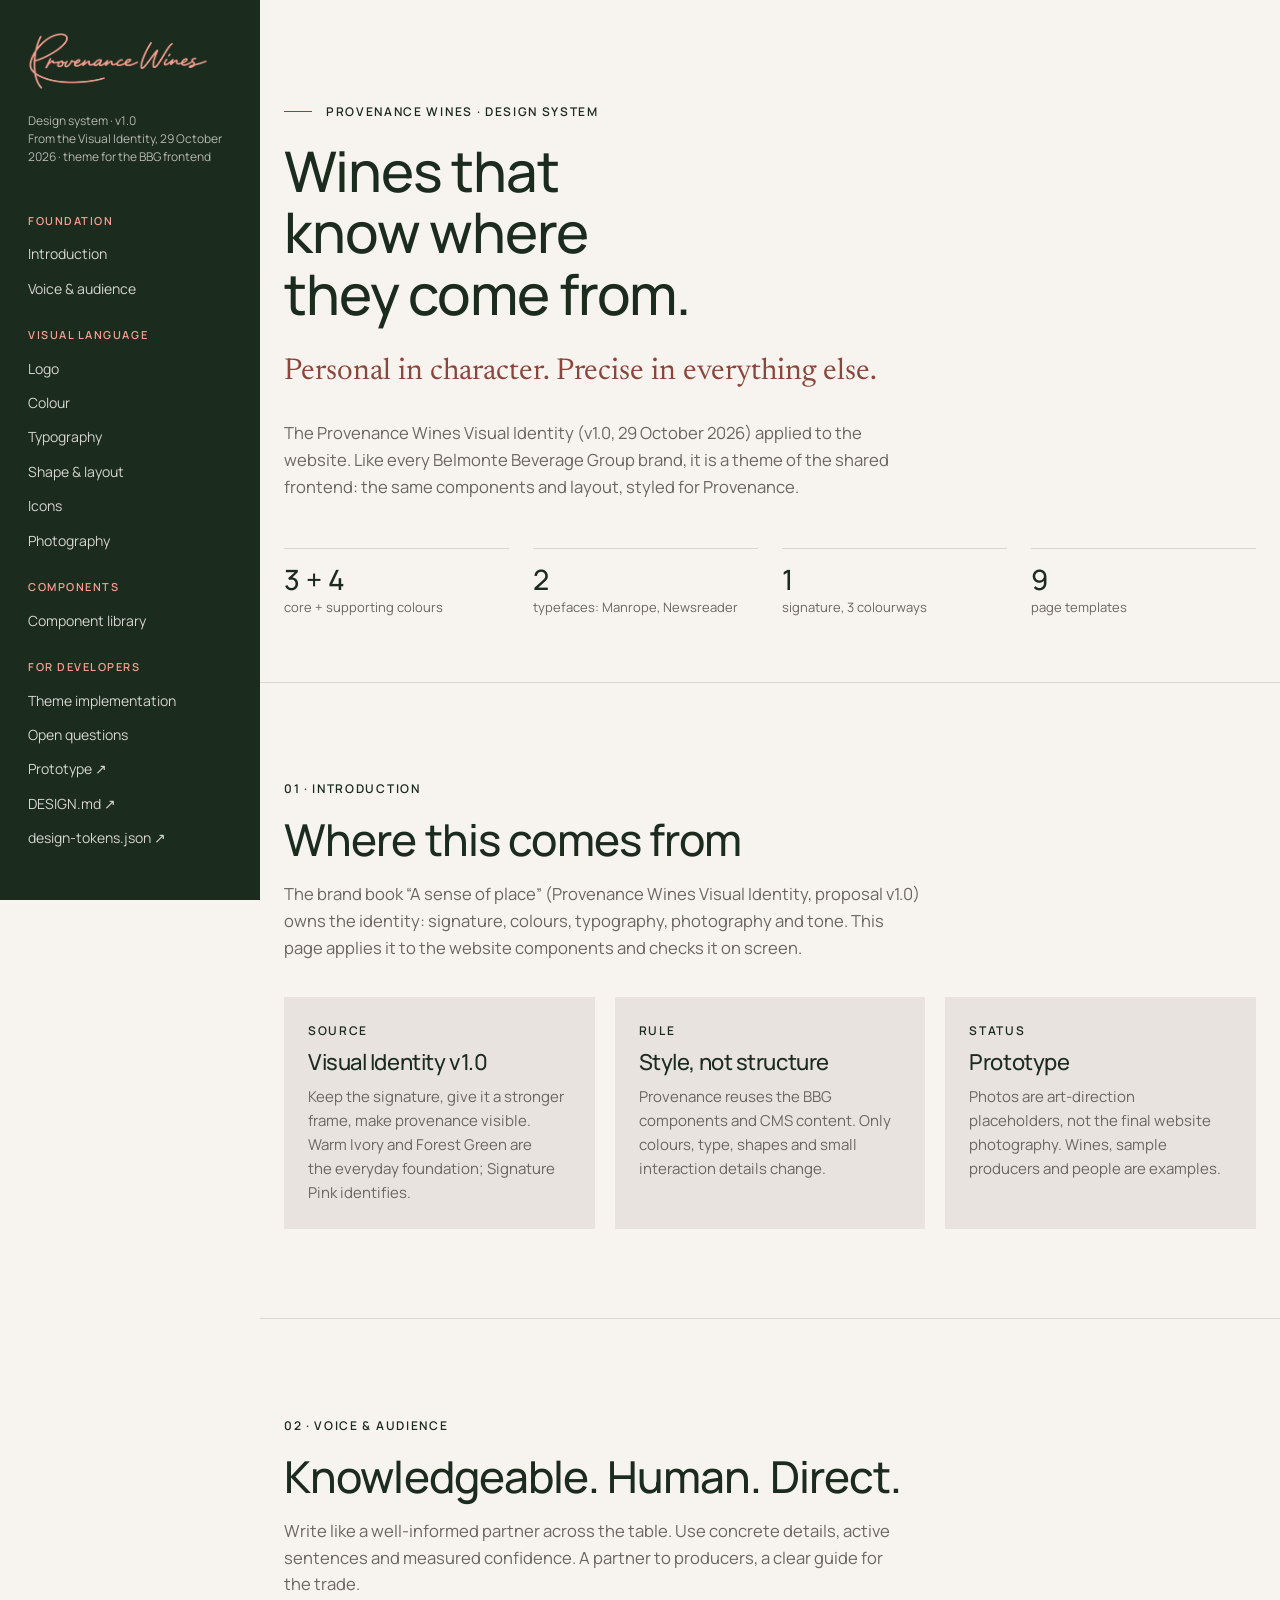
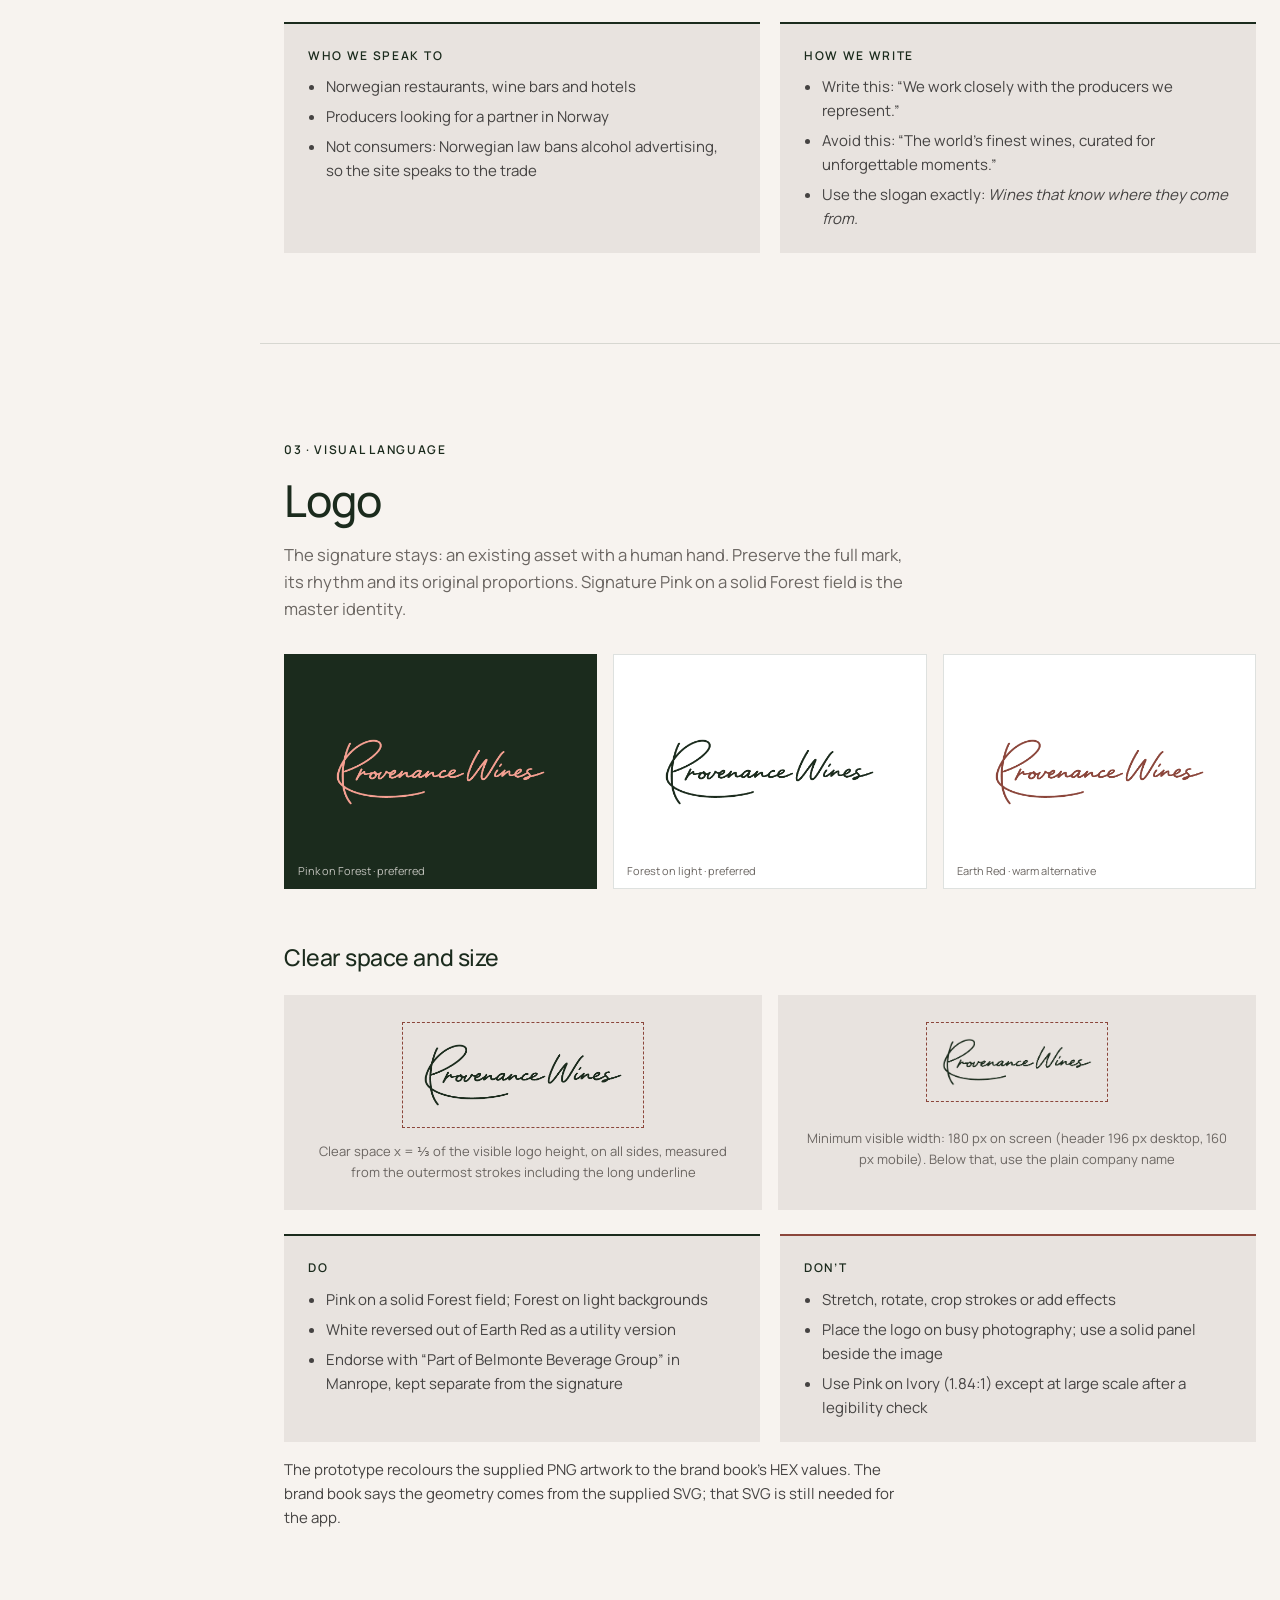
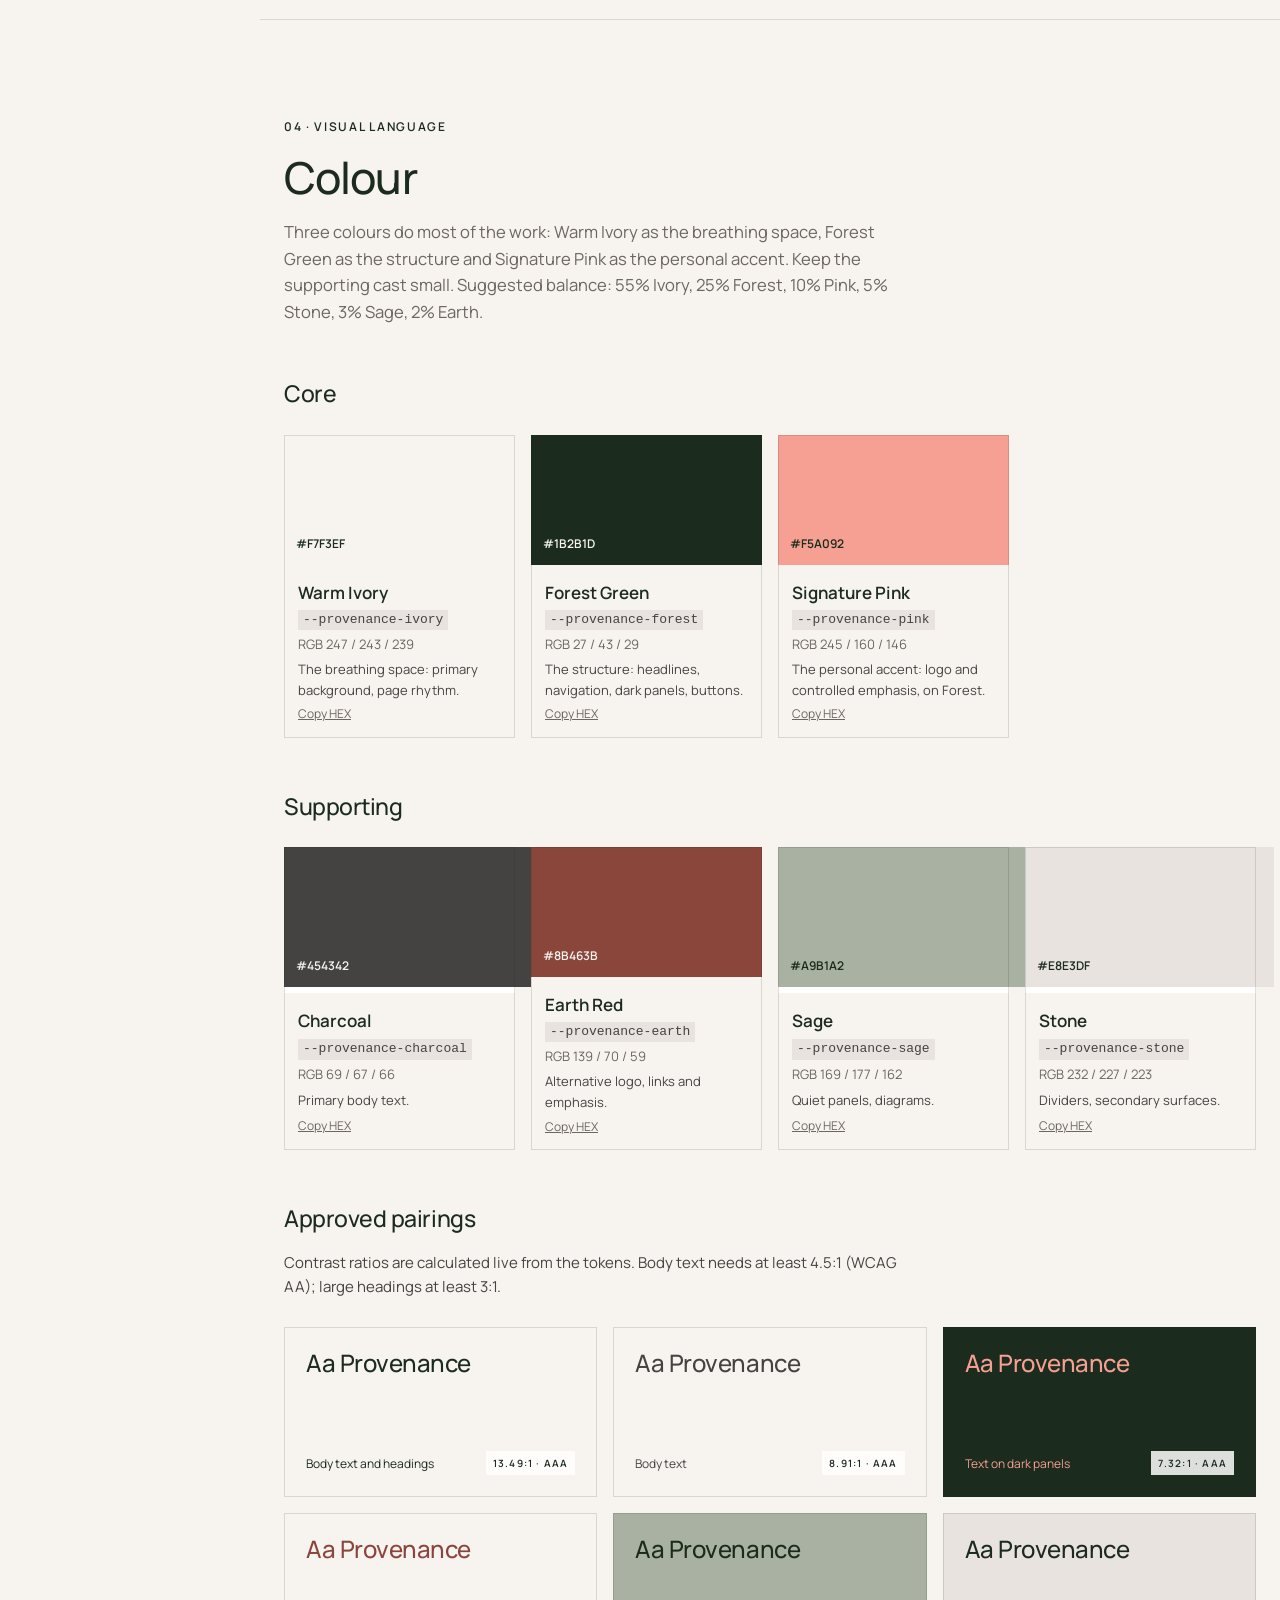
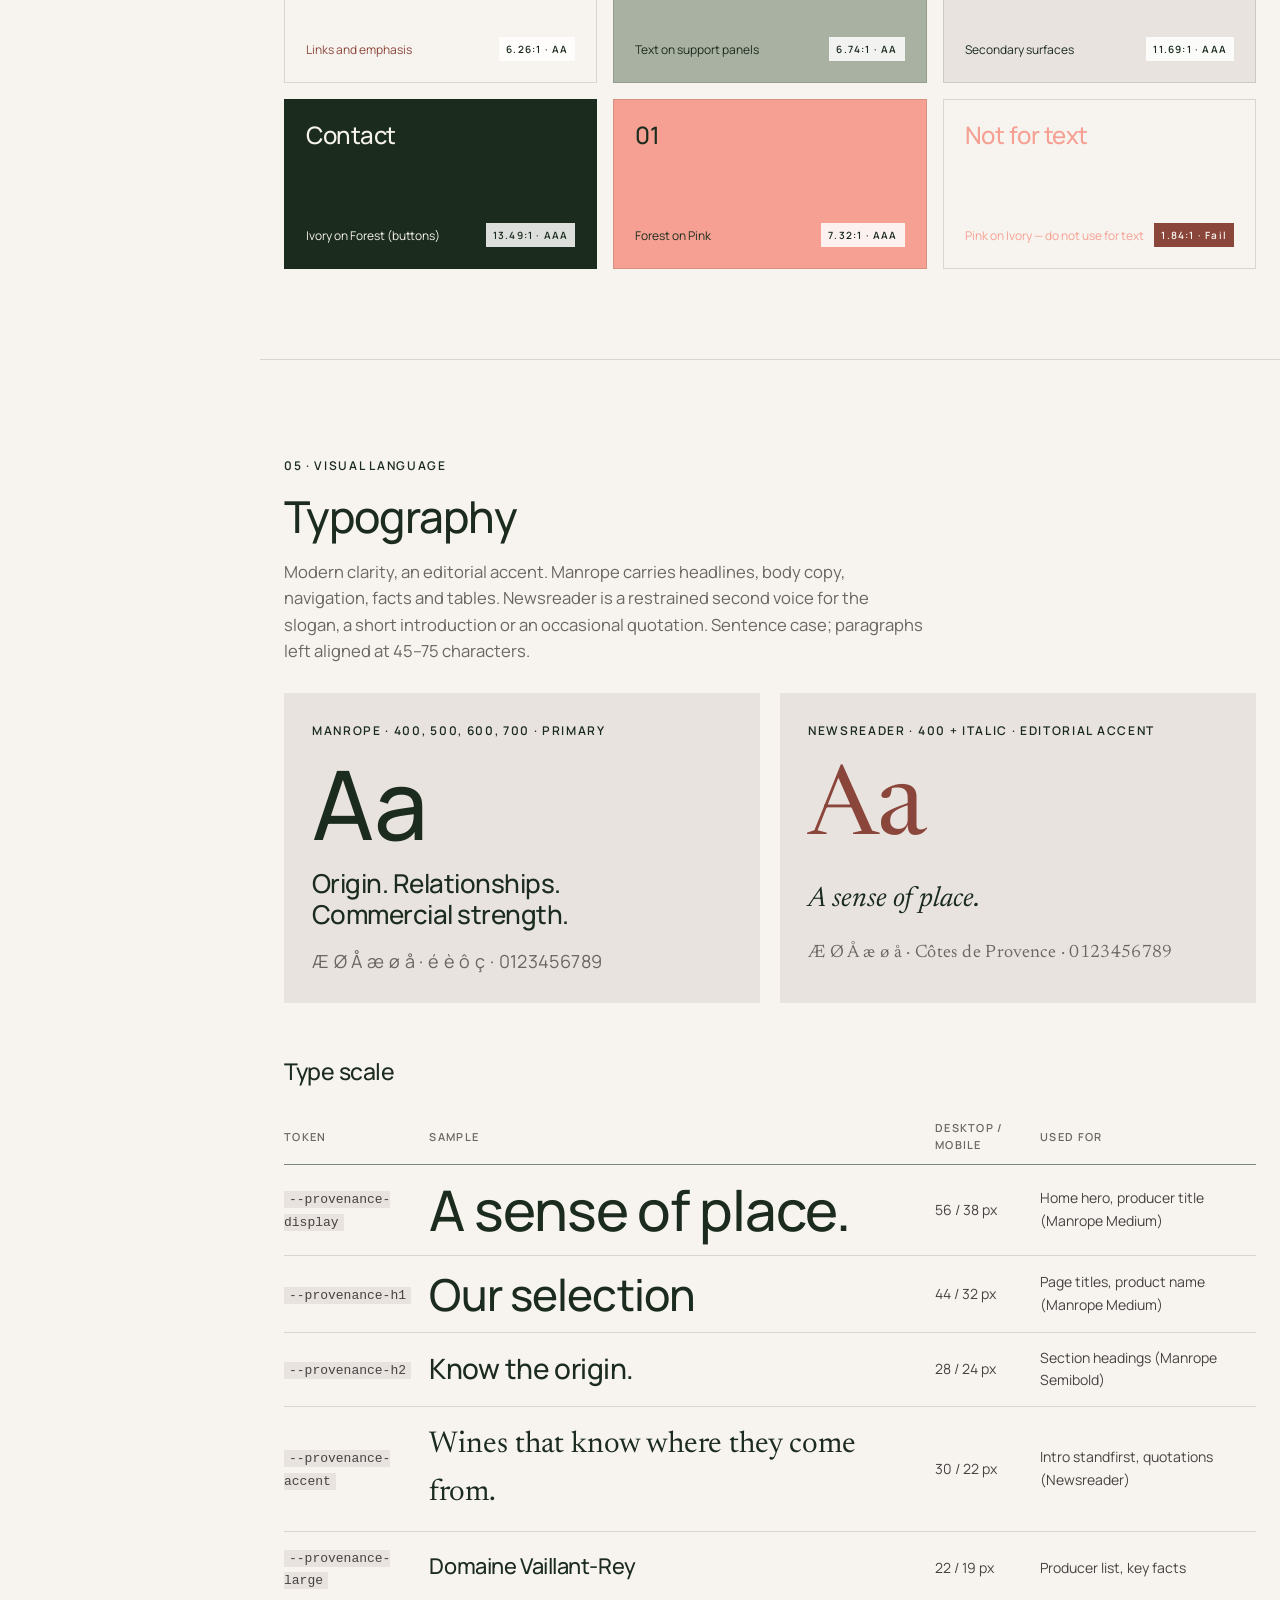
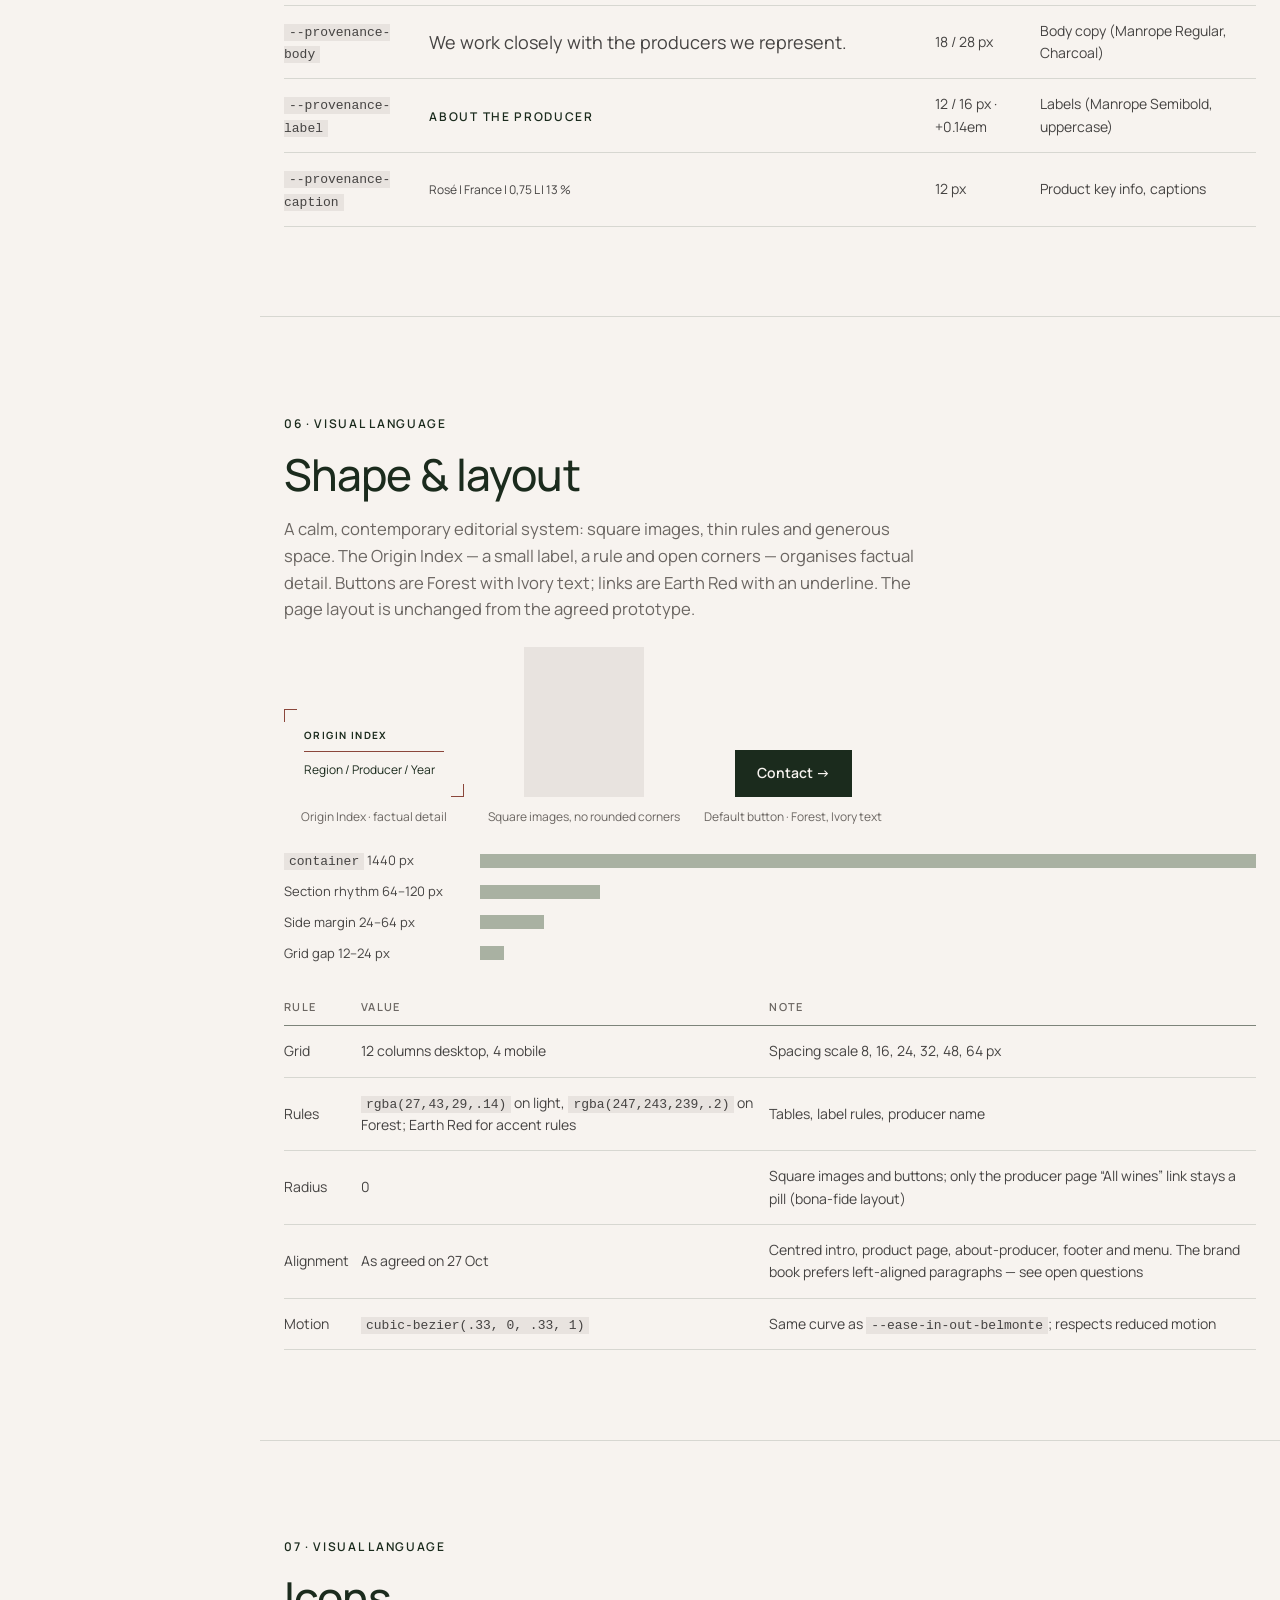
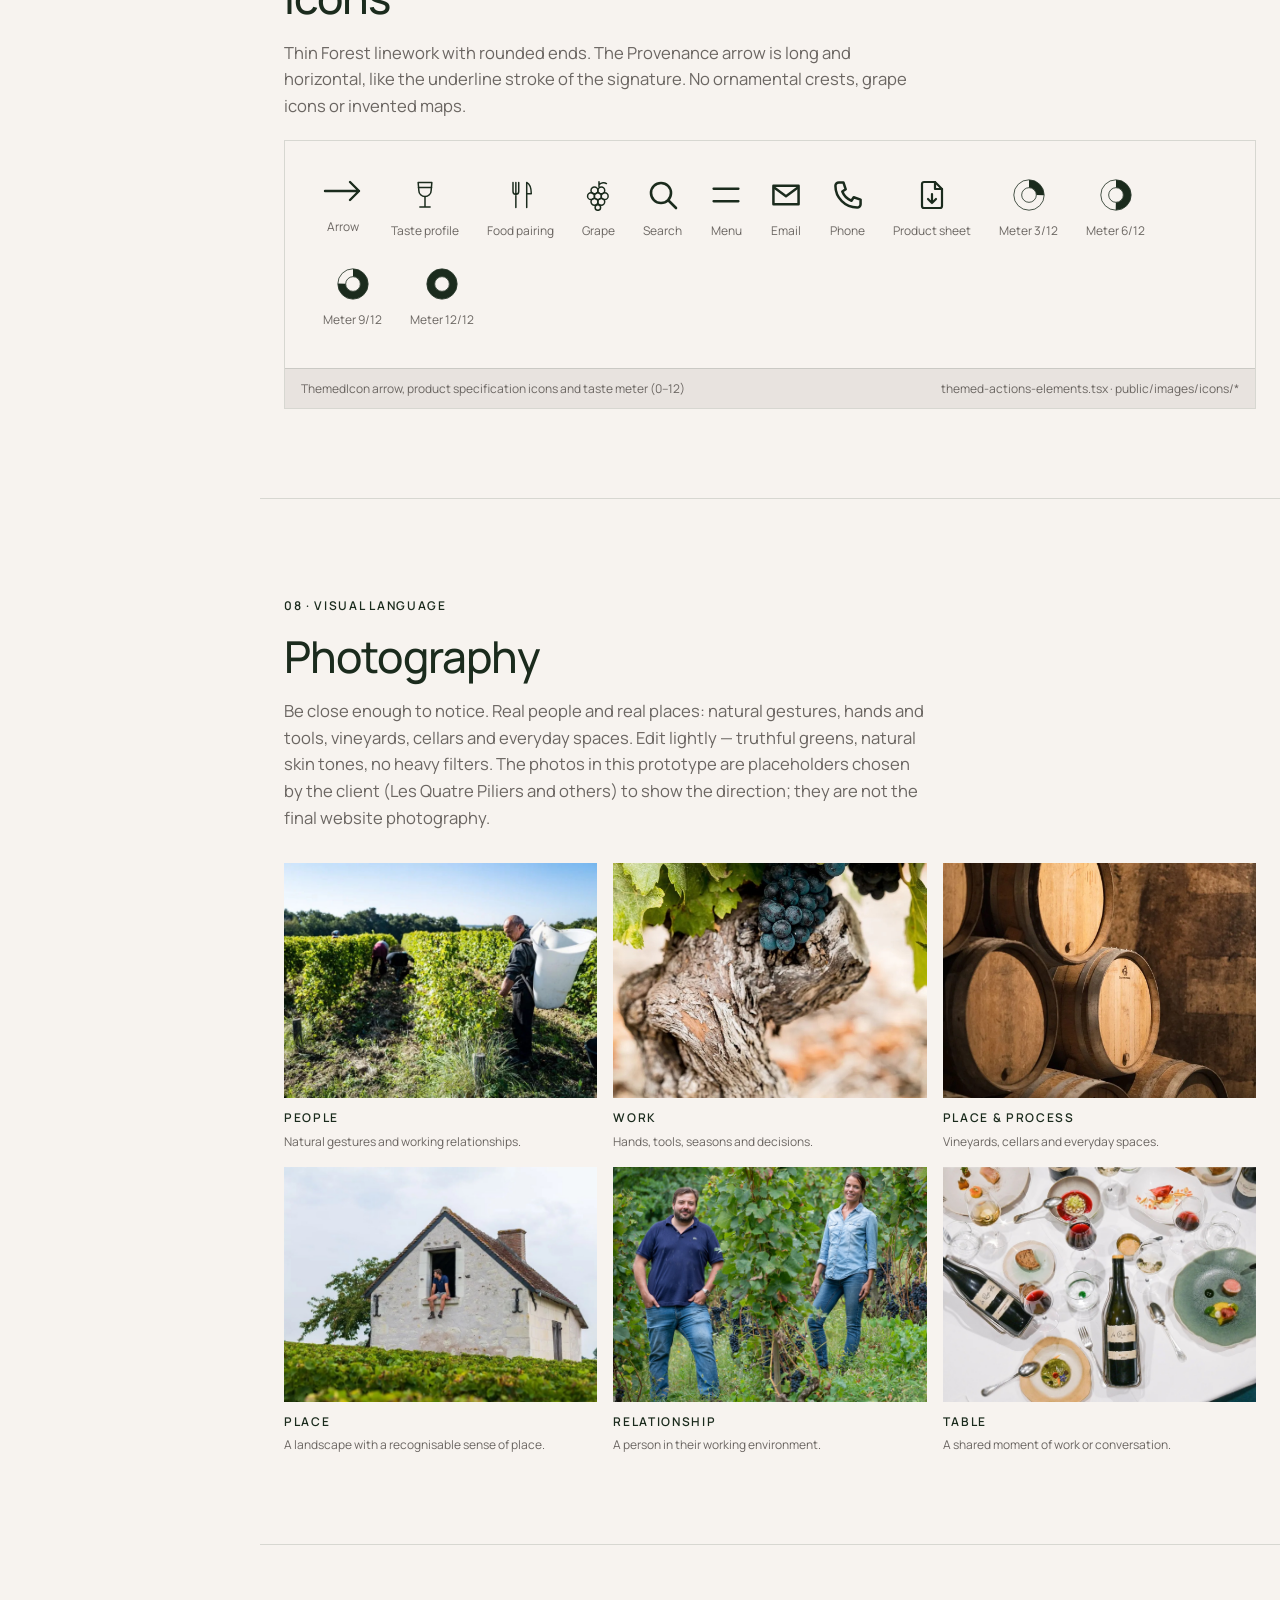
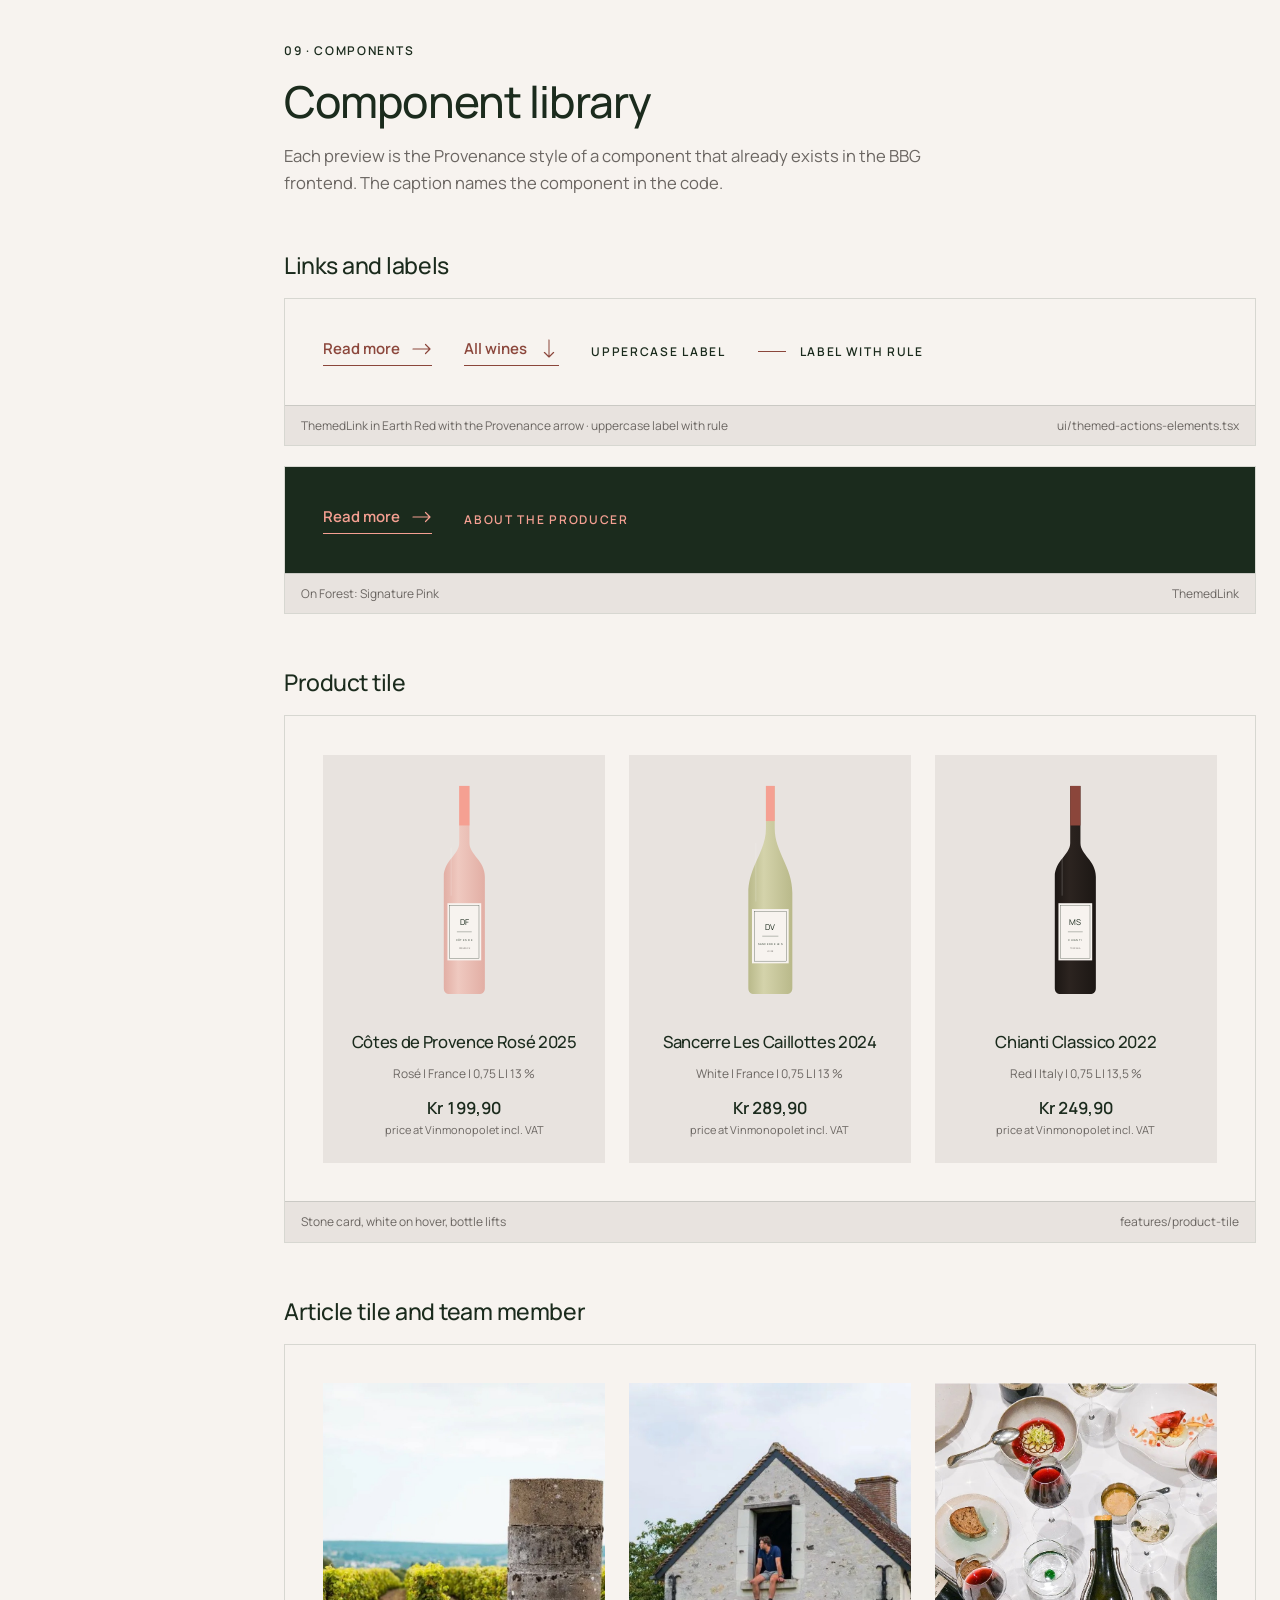
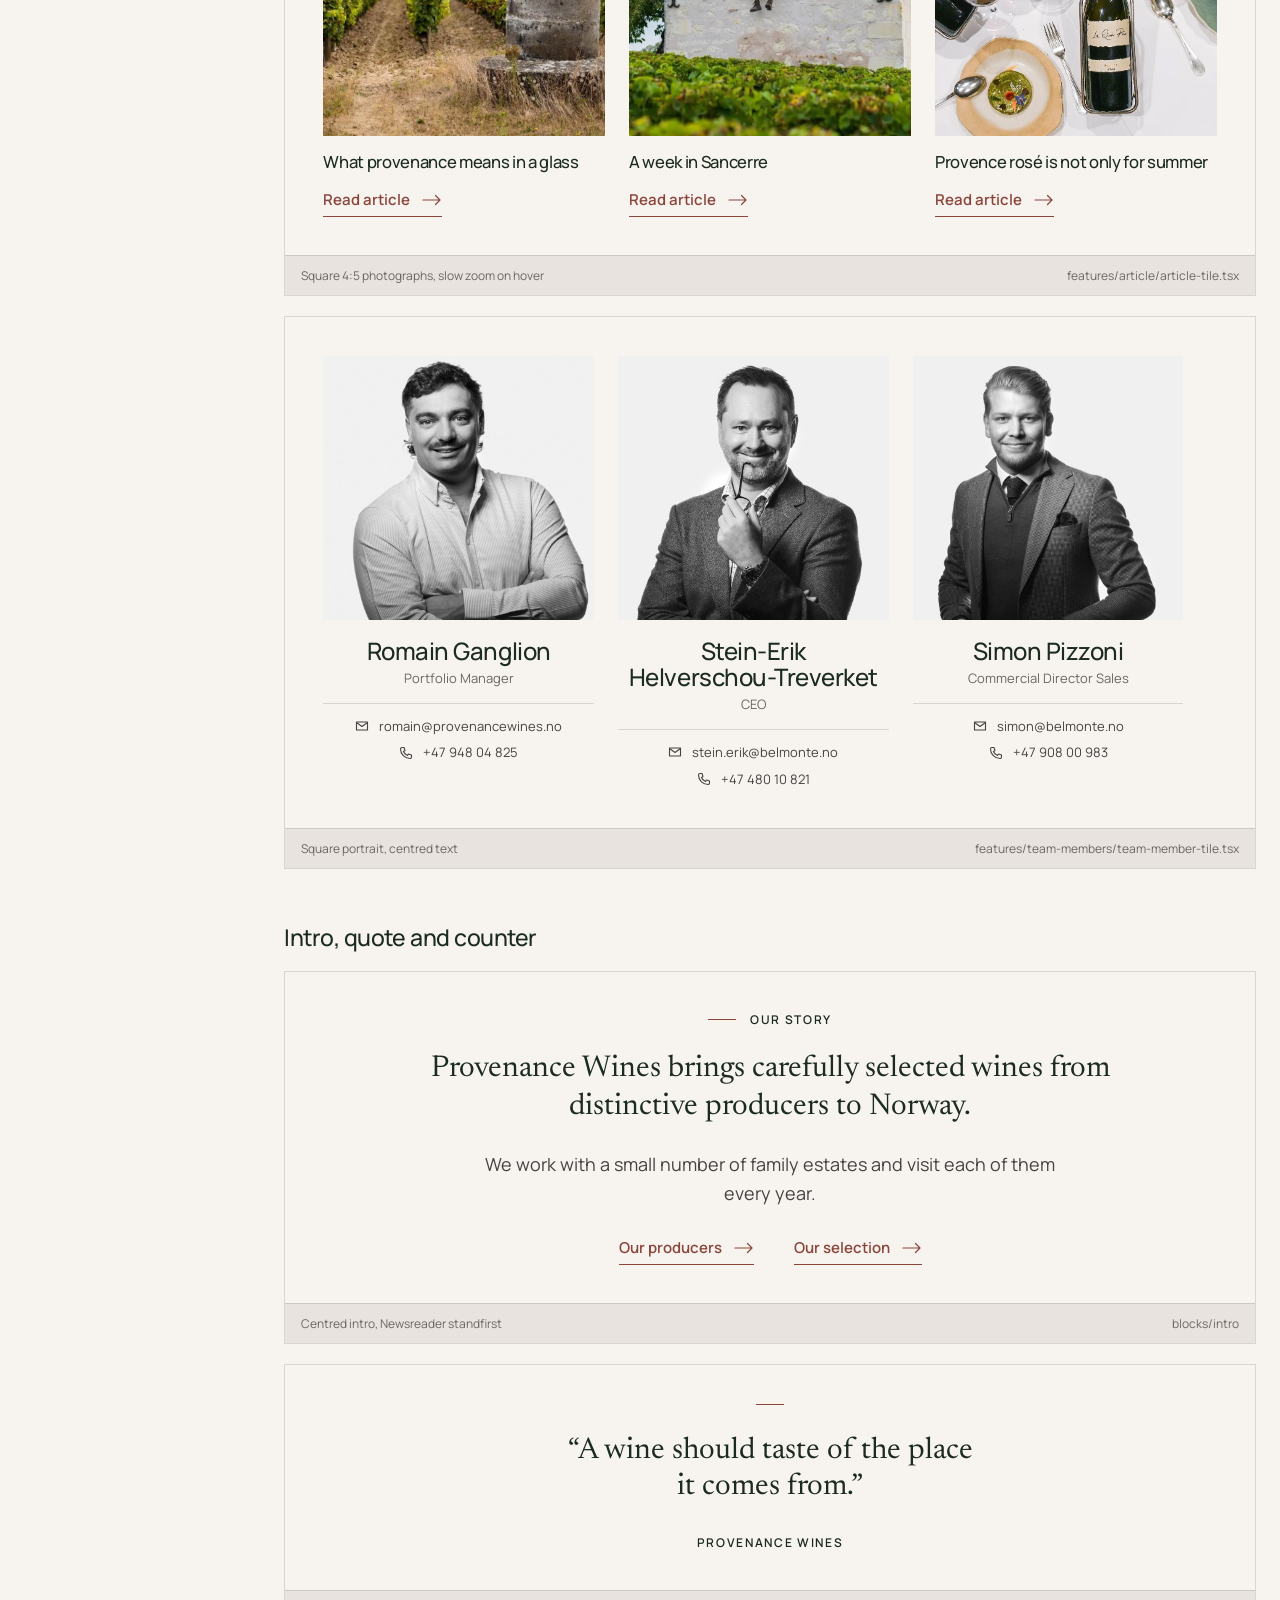
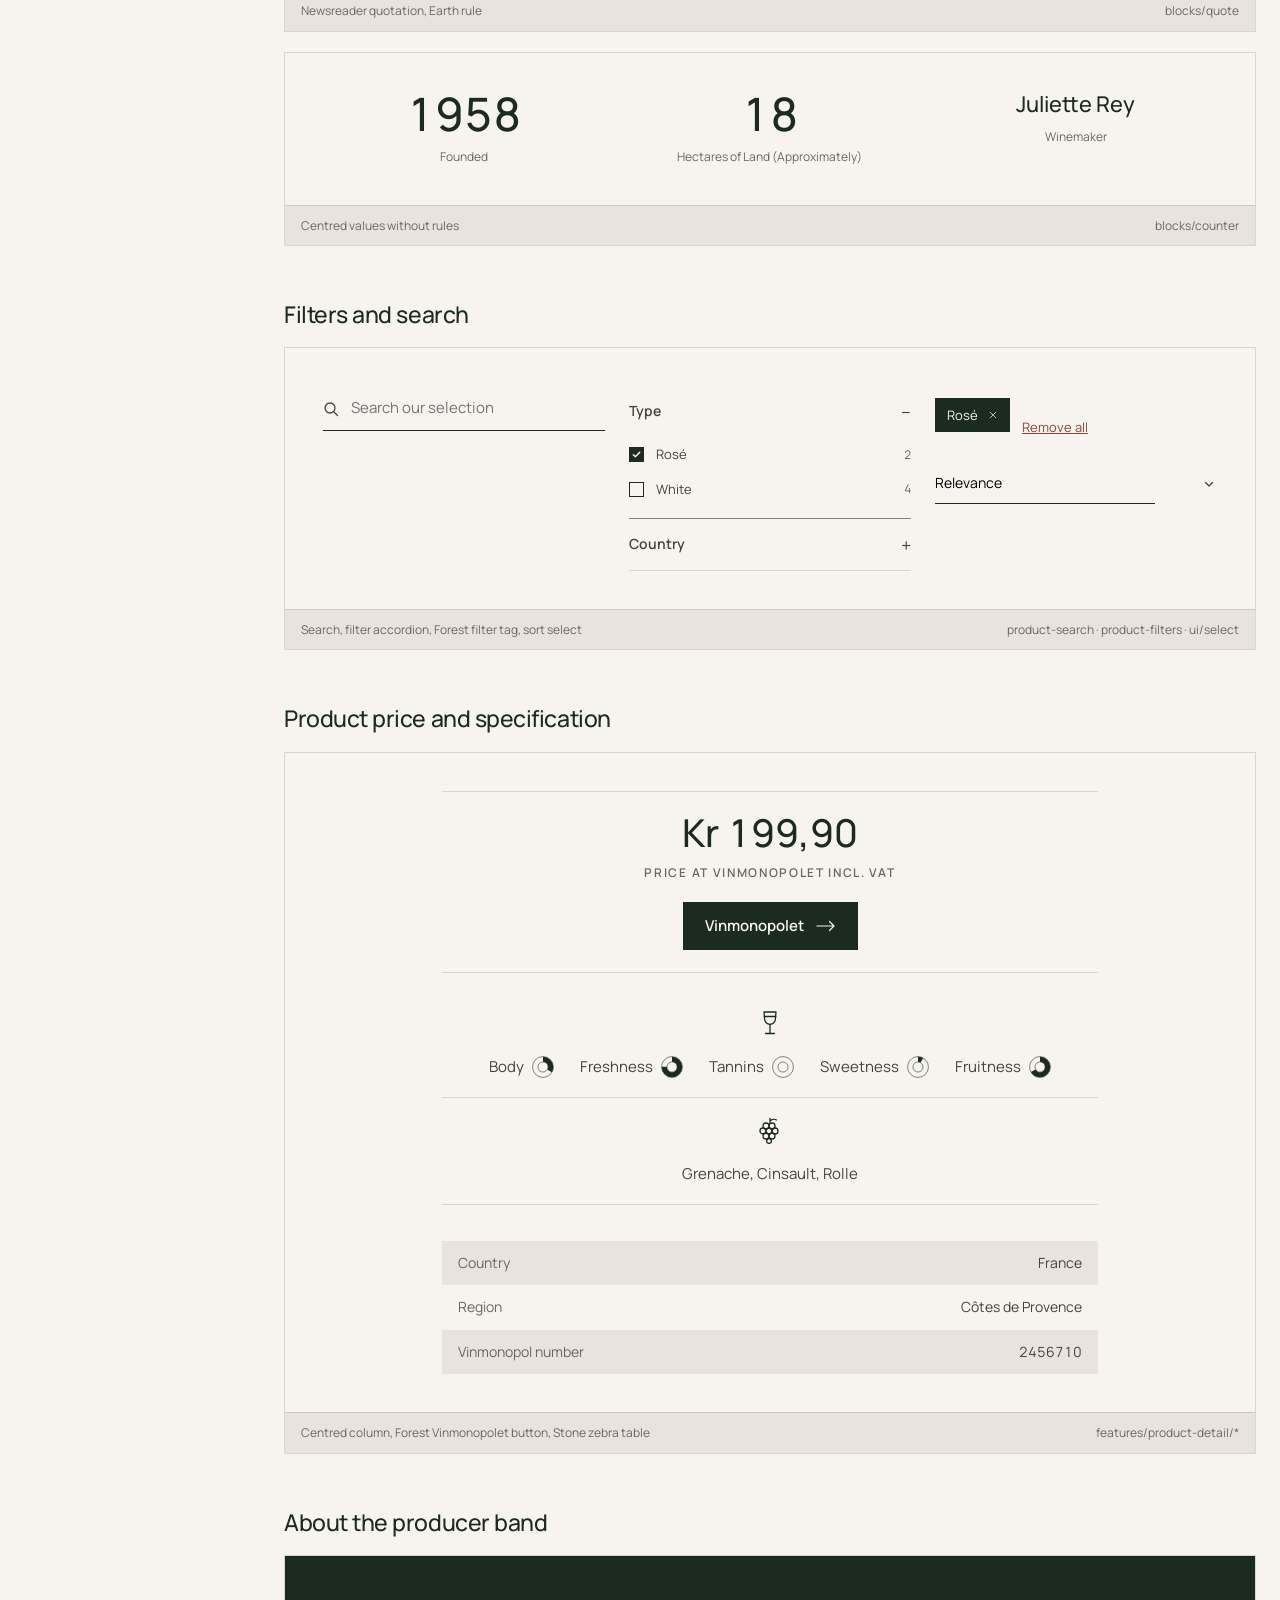
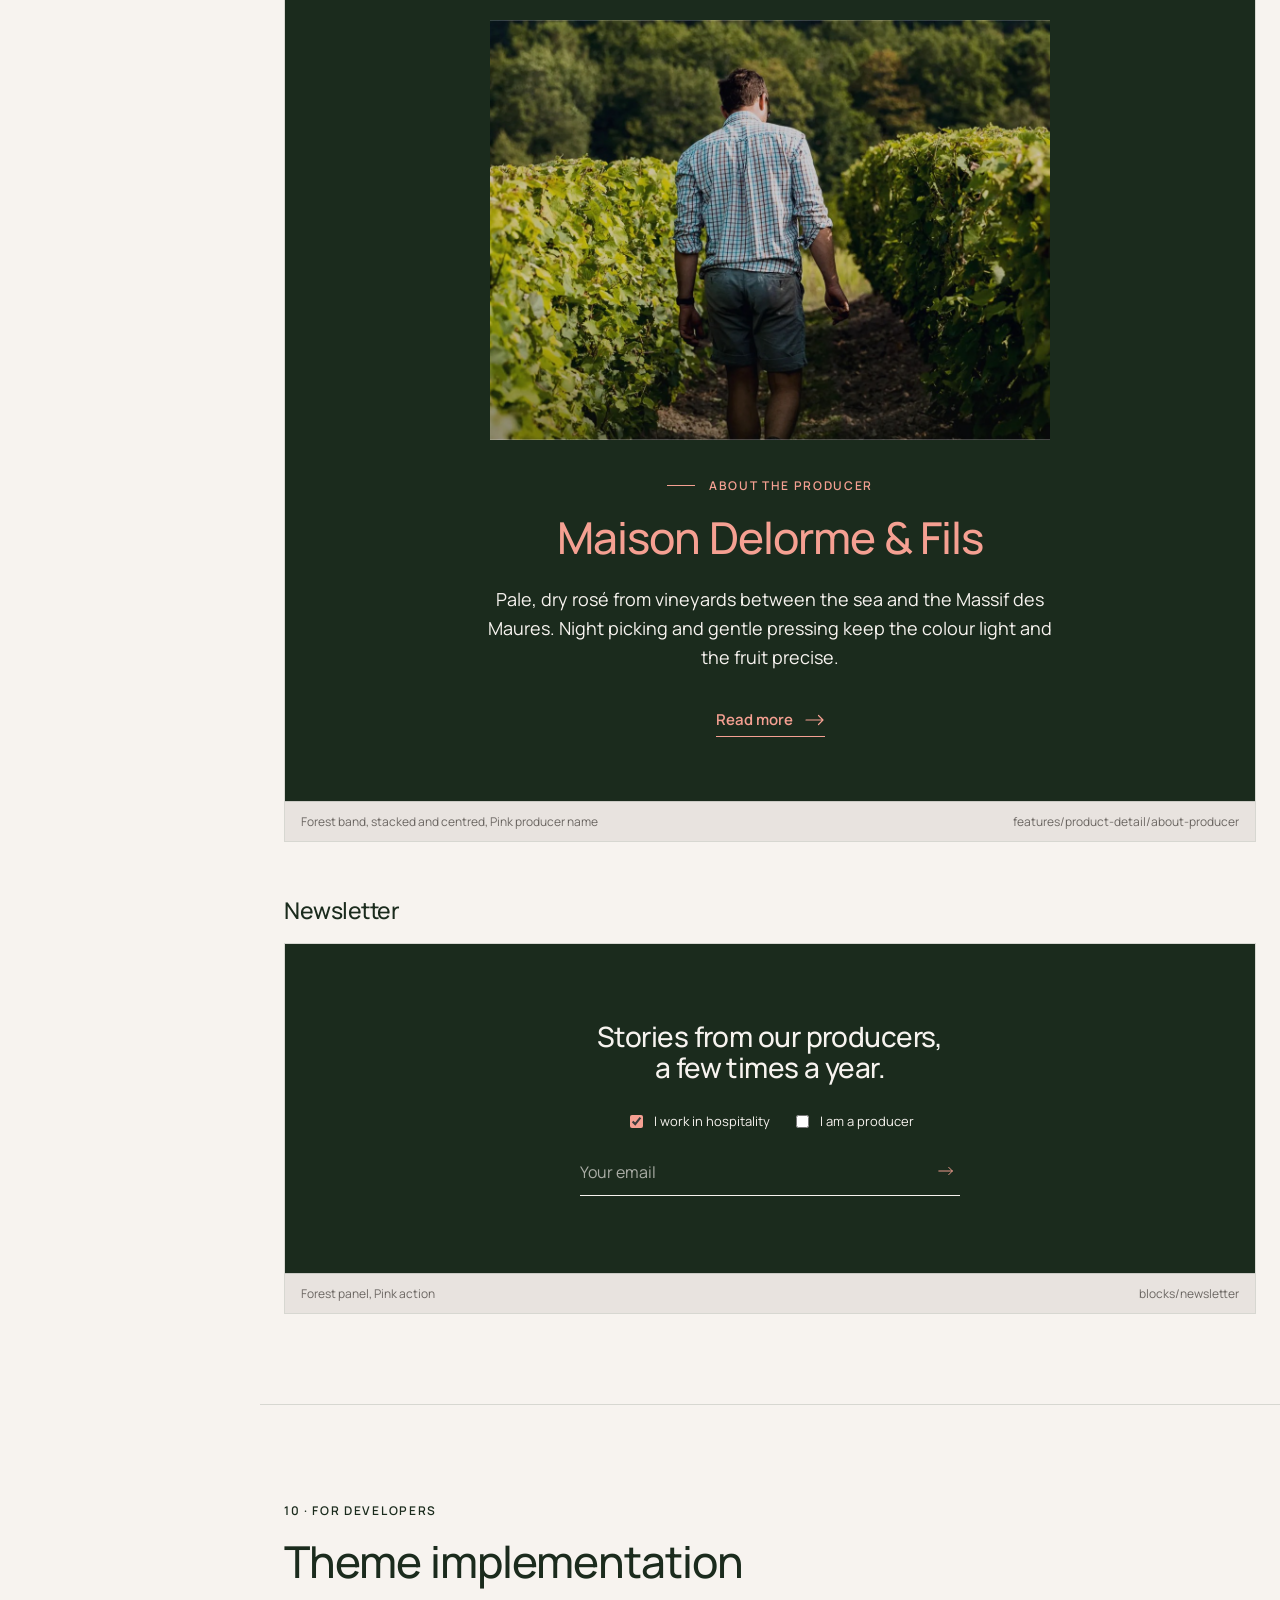
<file: provenance/design-system.html>
<!doctype html>
<html lang="en">
<head>
<meta charset="utf-8">
<meta name="viewport" content="width=device-width, initial-scale=1, viewport-fit=cover">
<title>Provenance Design System</title>
<link rel="preconnect" href="https://fonts.googleapis.com">
<link rel="preconnect" href="https://fonts.gstatic.com" crossorigin>
<link rel="stylesheet" href="https://fonts.googleapis.com/css2?family=Manrope:wght@400;500;600;700&family=Newsreader:ital,opsz,wght@0,6..72,400;0,6..72,500;1,6..72,400&display=swap">
<link rel="stylesheet" href="assets/tokens.css">
<link rel="stylesheet" href="assets/provenance.css">
<style>
  /* Documentation layout. Component previews below use assets/provenance.css unchanged. */
  .ds { display: grid; grid-template-columns: 260px minmax(0, 1fr); min-height: 100vh; }
  .ds-nav { position: sticky; top: 0; height: 100vh; overflow-y: auto; padding: 32px 28px 48px; background: var(--bottle); color: var(--greige); display: flex; flex-direction: column; gap: 4px; }
  .ds-nav .brand { width: 180px; margin-bottom: 18px; }
  .ds-nav .meta { font-size: 12px; opacity: .7; margin-bottom: 24px; line-height: 1.5; }
  .ds-nav .grp { margin: 18px 0 6px; font-size: 11px; font-weight: 600; letter-spacing: .14em; text-transform: uppercase; color: var(--pink); }
  .ds-nav a { font-size: 14px; text-decoration: none; padding: 4px 0; opacity: .85; }
  .ds-nav a:hover { opacity: 1; text-decoration: underline; }
  .ds-main { min-width: 0; }
  .ds-inner { max-width: 1120px; margin-inline: auto; padding-left: max(24px, env(safe-area-inset-left, 0px)); padding-right: max(24px, env(safe-area-inset-right, 0px)); }
  .ds-hero { padding-block: clamp(56px, 8vw, 112px) clamp(40px, 5vw, 64px); border-bottom: 1px solid var(--line); }
  .ds-hero h1 { font-size: var(--display); margin-top: 18px; max-width: 16ch; }
  .ds-hero p { margin-top: 24px; max-width: 62ch; font-size: var(--medium); color: var(--muted); }
  .ds-facts { display: grid; grid-template-columns: repeat(4, 1fr); gap: 24px; margin-top: 48px; }
  .ds-facts div { border-top: 1px solid var(--line); padding-top: 14px; font-size: 13px; color: var(--muted); }
  .ds-facts strong { display: block; font-family: var(--sans); font-weight: 500; font-size: 28px; color: var(--ink); line-height: 1.2; }
  .ds-sec { padding-block: clamp(56px, 7vw, 96px); border-bottom: 1px solid var(--line); scroll-margin-top: 16px; }
  .ds-sec > h2 { font-size: var(--h1); margin-top: 14px; }
  .ds-sec > .lead { margin-top: 18px; max-width: 64ch; font-size: var(--medium); color: var(--muted); }
  .ds-sec > h3 { font-size: var(--h3); margin: 56px 0 20px; }
  .ds-sec > p.note { margin-top: 16px; max-width: 70ch; font-size: 15px; }
  .ds code { font: 13px/1.4 ui-monospace, SFMono-Regular, Menlo, monospace; background: var(--stone); padding: 1px 5px; }
  .tag-proposal { display: inline-block; font: 600 10px/1 var(--sans); letter-spacing: .1em; text-transform: uppercase; padding: 4px 7px; background: var(--stone); color: var(--earth); vertical-align: middle; }

  .cards { display: grid; grid-template-columns: repeat(3, 1fr); gap: 20px; margin-top: 36px; }
  .card { background: var(--ivory); padding: 24px; display: grid; gap: 10px; align-content: start; }
  .card h4 { font-size: 22px; }
  .card p { font-size: 15px; color: var(--muted); }

  .tbl-wrap { overflow-x: auto; margin-top: 24px; }
  .tbl { width: 100%; border-collapse: collapse; font-size: 14px; min-width: 560px; }
  .tbl th { text-align: left; font-size: 11px; font-weight: 600; letter-spacing: .12em; text-transform: uppercase; color: var(--muted); padding: 10px 12px 10px 0; border-bottom: 1px solid var(--line-strong); }
  .tbl td { padding: 14px 12px 14px 0; border-bottom: 1px solid var(--line); vertical-align: middle; }

  .dos { display: grid; grid-template-columns: 1fr 1fr; gap: 20px; margin-top: 24px; }
  .dos > div { padding: 22px 24px; border-top: 2px solid var(--bottle); background: var(--ivory); }
  .dos > div.dont { border-top-color: var(--earth); }
  .dos .label { display: block; margin-bottom: 10px; }
  .dos ul { padding-left: 18px; display: grid; gap: 6px; font-size: 15px; }

  .logo-grid { display: grid; grid-template-columns: repeat(3, 1fr); gap: 16px; margin-top: 32px; }
  .logo-tile { aspect-ratio: 4 / 3; display: grid; place-items: center; padding: 28px; position: relative; }
  .logo-tile img { max-width: 82%; width: auto; }
  .logo-tile.light { background: var(--greige); outline: 1px solid var(--line); outline-offset: -1px; }
  .logo-tile.white { background: #fff; outline: 1px solid var(--line); outline-offset: -1px; }
  .logo-tile.earth { background: var(--earth); }
  .logo-tile.dark { background: var(--bottle); }
  .logo-tile span { position: absolute; left: 14px; bottom: 10px; font-size: 11px; color: var(--muted); }
  .logo-tile.dark span, .logo-tile.earth span { color: rgba(247, 243, 239, .75); }
  .clear { display: grid; grid-template-columns: repeat(2, 1fr); gap: 16px; margin-top: 24px; }
  .clear figure { margin: 0; background: var(--ivory); padding: 28px; display: grid; justify-items: center; gap: 14px; }
  .clear .box { outline: 1px dashed var(--earth); }
  .clear figcaption { font-size: 13px; color: var(--muted); text-align: center; }

  .swatches { display: grid; grid-template-columns: repeat(4, 1fr); gap: 16px; margin-top: 28px; }
  .sw { display: grid; background: #fff; outline: 1px solid var(--line); outline-offset: -1px; }
  .sw .chip { aspect-ratio: 16 / 9; display: flex; align-items: flex-end; padding: 12px; font-size: 12px; font-weight: 600; }
  .sw .info { padding: 14px; display: grid; gap: 4px; font-size: 13px; background: var(--greige); }
  .sw .info strong { font-weight: 600; font-size: 17px; color: var(--ink); }
  .sw .info code { justify-self: start; }
  .sw button { justify-self: start; background: none; border: 0; padding: 0; font-size: 12px; text-decoration: underline; cursor: pointer; color: var(--muted); }
  .pairs { display: grid; grid-template-columns: repeat(3, 1fr); gap: 16px; margin-top: 28px; }
  .pair { padding: 22px; display: grid; gap: 14px; min-height: 170px; align-content: space-between; }
  .pair .sample { font-weight: 500; font-size: 24px; line-height: 1.15; letter-spacing: -.02em; }
  .pair .meta { display: flex; justify-content: space-between; align-items: center; gap: 10px; font-size: 12px; }
  .badge { font-size: 10px; font-weight: 600; letter-spacing: .12em; padding: 4px 7px; background: rgba(255, 255, 255, .85); color: #1B2B1D; }
  .badge.fail { background: #8B463B; color: #F7F3EF; }

  .specimen { display: grid; grid-template-columns: 1fr 1fr; gap: 20px; margin-top: 28px; }
  .specimen > div { background: var(--ivory); padding: 28px; display: grid; gap: 16px; }
  .specimen .big { font-size: 96px; line-height: 1; }
  .specimen .chars { font-size: 18px; letter-spacing: .02em; color: var(--muted); }
  .scale-row td:nth-child(2) { width: 52%; }
  .scale-sample { line-height: 1.1; overflow-wrap: anywhere; font-weight: 500; letter-spacing: -.02em; color: var(--ink); }

  .space-bars { display: grid; gap: 10px; margin-top: 24px; }
  .space-bars div { display: grid; grid-template-columns: 180px 1fr; align-items: center; gap: 16px; font-size: 13px; }
  .space-bars i { display: block; height: 14px; background: var(--sage); }
  .shapes { display: flex; gap: 24px; flex-wrap: wrap; margin-top: 24px; align-items: end; }
  .shapes figure { margin: 0; display: grid; gap: 10px; font-size: 12px; color: var(--muted); justify-items: center; }
  .shapes .index { position: relative; width: 180px; padding: 18px 20px; font-size: 12px; color: var(--ink); }
  .shapes .index::before, .shapes .index::after { content: ""; position: absolute; width: 12px; height: 12px; border: 1px solid var(--earth); }
  .shapes .index::before { left: 0; top: 0; border-right: 0; border-bottom: 0; }
  .shapes .index::after { right: 0; bottom: 0; border-left: 0; border-top: 0; }
  .shapes .index b { display: block; font-size: 10px; letter-spacing: .14em; text-transform: uppercase; padding-bottom: 8px; margin-bottom: 8px; border-bottom: 1px solid var(--earth); }
  .shapes .btn-forest { padding: 12px 22px; background: var(--bottle); color: var(--greige); font-size: 14px; font-weight: 600; }
  .shapes .square { width: 120px; aspect-ratio: 4 / 5; background: var(--stone); }

  .preview { margin-top: 20px; border: 1px solid var(--line); background: var(--greige); }
  .preview .stage { padding: clamp(20px, 3vw, 40px); }
  .preview .cap { display: flex; justify-content: space-between; gap: 16px; flex-wrap: wrap; padding: 10px 16px; border-top: 1px solid var(--line); font-size: 12px; color: var(--muted); background: var(--stone); }
  .row-prev { display: flex; flex-wrap: wrap; gap: 32px; align-items: center; }
  .tiles-3 { display: grid; grid-template-columns: repeat(3, minmax(0, 1fr)); gap: 24px; }
  .tiles-3.narrow { max-width: 860px; }
  .icons { display: flex; flex-wrap: wrap; gap: 28px; }
  .icons figure { margin: 0; display: grid; justify-items: center; gap: 10px; font-size: 12px; color: var(--muted); }
  .icons svg { width: 32px; height: 32px; color: var(--bottle); }
  .icons figure.wide svg { width: 40px; height: 24px; }
  .mini-band { background: var(--bottle); color: var(--greige); }
  .photo-grid { display: grid; grid-template-columns: repeat(3, 1fr); gap: 16px; margin-top: 32px; }
  .photo-grid figure { margin: 0; display: grid; gap: 10px; }
  .photo-grid figure > div { aspect-ratio: 4 / 3; overflow: hidden; }
  .photo-grid figcaption { font-size: 12px; font-weight: 600; letter-spacing: .14em; text-transform: uppercase; color: var(--ink); }
  .photo-grid figcaption span { display: block; margin-top: 4px; font-weight: 400; letter-spacing: 0; text-transform: none; color: var(--muted); }

  @media (max-width: 1000px) {
    .ds { grid-template-columns: 1fr; }
    .ds-nav { position: static; height: auto; flex-direction: row; flex-wrap: wrap; gap: 6px 16px; padding: 20px 24px; }
    .ds-nav .brand, .ds-nav .meta { flex-basis: 100%; }
    .ds-nav .grp { display: none; }
    .ds-facts, .cards, .logo-grid, .pairs, .tiles-3, .swatches, .photo-grid { grid-template-columns: 1fr 1fr; }
    .specimen { grid-template-columns: 1fr; }
  }
  @media (max-width: 560px) {
    .ds-facts, .cards, .logo-grid, .clear, .pairs, .tiles-3, .dos, .swatches, .photo-grid { grid-template-columns: 1fr; }
    .space-bars div { grid-template-columns: 110px 1fr; }
    .specimen .big { font-size: 64px; }
  }
</style>
</head>
<body class="ds">
<nav class="ds-nav" aria-label="Design system">
  <img class="brand" src="assets/wordmark-pink.png" alt="Provenance Wines">
  <div class="meta">Design system · v1.0<br>From the Visual Identity, 29 October 2026 · theme for the BBG frontend</div>
  <div class="grp">Foundation</div>
  <a href="#intro">Introduction</a>
  <a href="#voice">Voice &amp; audience</a>
  <div class="grp">Visual language</div>
  <a href="#logo">Logo</a>
  <a href="#colour">Colour</a>
  <a href="#type">Typography</a>
  <a href="#space">Shape &amp; layout</a>
  <a href="#icons">Icons</a>
  <a href="#photo">Photography</a>
  <div class="grp">Components</div>
  <a href="#components">Component library</a>
  <div class="grp">For developers</div>
  <a href="#implementation">Theme implementation</a>
  <a href="#open">Open questions</a>
  <a href="index.html">Prototype ↗</a>
  <a href="https://github.com/Degree-AS/Belmonte-Designs/blob/main/provenance/DESIGN.md">DESIGN.md ↗</a>
  <a href="design-tokens.json">design-tokens.json ↗</a>
</nav>

<main class="ds-main">
  <header class="ds-inner ds-hero">
    <span class="label rule">Provenance Wines · Design system</span>
    <h1>Wines that know where they come from.</h1>
    <p class="accent-lead" style="font-family:var(--accent);font-size:var(--provenance-accent);color:var(--earth);max-width:40ch">Personal in character. Precise in everything else.</p>
    <p>The Provenance Wines Visual Identity (v1.0, 29 October 2026) applied to the website. Like every Belmonte Beverage Group brand, it is a theme of the shared frontend: the same components and layout, styled for Provenance.</p>
    <div class="ds-facts">
      <div><strong>3 + 4</strong>core + supporting colours</div>
      <div><strong>2</strong>typefaces: Manrope, Newsreader</div>
      <div><strong>1</strong>signature, 3 colourways</div>
      <div><strong>9</strong>page templates</div>
    </div>
  </header>

  <section class="ds-inner ds-sec" id="intro">
    <span class="label">01 · Introduction</span>
    <h2>Where this comes from</h2>
    <p class="lead">The brand book “A sense of place” (Provenance Wines Visual Identity, proposal v1.0) owns the identity: signature, colours, typography, photography and tone. This page applies it to the website components and checks it on screen.</p>
    <div class="cards">
      <div class="card"><span class="label">Source</span><h4>Visual Identity v1.0</h4><p>Keep the signature, give it a stronger frame, make provenance visible. Warm Ivory and Forest Green are the everyday foundation; Signature Pink identifies.</p></div>
      <div class="card"><span class="label">Rule</span><h4>Style, not structure</h4><p>Provenance reuses the BBG components and CMS content. Only colours, type, shapes and small interaction details change.</p></div>
      <div class="card"><span class="label">Status</span><h4>Prototype</h4><p>Photos are art-direction placeholders, not the final website photography. Wines, sample producers and people are examples.</p></div>
    </div>
  </section>

  <section class="ds-inner ds-sec" id="voice">
    <span class="label">02 · Voice &amp; audience</span>
    <h2>Knowledgeable. Human. Direct.</h2>
    <p class="lead">Write like a well-informed partner across the table. Use concrete details, active sentences and measured confidence. A partner to producers, a clear guide for the trade.</p>
    <div class="dos">
      <div><span class="label">Who we speak to</span><ul><li>Norwegian restaurants, wine bars and hotels</li><li>Producers looking for a partner in Norway</li><li>Not consumers: Norwegian law bans alcohol advertising, so the site speaks to the trade</li></ul></div>
      <div><span class="label">How we write</span><ul><li>Write this: “We work closely with the producers we represent.”</li><li>Avoid this: “The world’s finest wines, curated for unforgettable moments.”</li><li>Use the slogan exactly: <i>Wines that know where they come from.</i></li></ul></div>
    </div>
  </section>

  <section class="ds-inner ds-sec" id="logo">
    <span class="label">03 · Visual language</span>
    <h2>Logo</h2>
    <p class="lead">The signature stays: an existing asset with a human hand. Preserve the full mark, its rhythm and its original proportions. Signature Pink on a solid Forest field is the master identity.</p>
    <div class="logo-grid">
      <div class="logo-tile dark"><img src="assets/wordmark-pink.png" alt="Signature, Pink on Forest"><span>Pink on Forest · preferred</span></div>
      <div class="logo-tile white"><img src="assets/wordmark-forest.png" alt="Signature, Forest on white"><span>Forest on light · preferred</span></div>
      <div class="logo-tile white"><img src="assets/wordmark-earth.png" alt="Signature, Earth Red on white"><span>Earth Red · warm alternative</span></div>
    </div>
    <h3>Clear space and size</h3>
    <div class="clear">
      <figure><img class="box" src="assets/wordmark-forest.png" alt="" style="width:240px;padding:20px"><figcaption>Clear space x = ⅓ of the visible logo height, on all sides, measured from the outermost strokes including the long underline</figcaption></figure>
      <figure><img class="box" src="assets/wordmark-forest.png" alt="" style="width:180px;padding:15px"><figcaption>Minimum visible width: 180 px on screen (header 196 px desktop, 160 px mobile). Below that, use the plain company name</figcaption></figure>
    </div>
    <div class="dos">
      <div><span class="label">Do</span><ul><li>Pink on a solid Forest field; Forest on light backgrounds</li><li>White reversed out of Earth Red as a utility version</li><li>Endorse with “Part of Belmonte Beverage Group” in Manrope, kept separate from the signature</li></ul></div>
      <div class="dont"><span class="label">Don’t</span><ul><li>Stretch, rotate, crop strokes or add effects</li><li>Place the logo on busy photography; use a solid panel beside the image</li><li>Use Pink on Ivory (1.84:1) except at large scale after a legibility check</li></ul></div>
    </div>
    <p class="note">The prototype recolours the supplied PNG artwork to the brand book’s HEX values. The brand book says the geometry comes from the supplied SVG; that SVG is still needed for the app.</p>
  </section>

  <section class="ds-inner ds-sec" id="colour">
    <span class="label">04 · Visual language</span>
    <h2>Colour</h2>
    <p class="lead">Three colours do most of the work: Warm Ivory as the breathing space, Forest Green as the structure and Signature Pink as the personal accent. Keep the supporting cast small. Suggested balance: 55% Ivory, 25% Forest, 10% Pink, 5% Stone, 3% Sage, 2% Earth.</p>
    <h3>Core</h3>
    <div class="swatches" data-swatches="logo"></div>
    <h3>Supporting</h3>
    <div class="swatches" data-swatches="proposed"></div>
    <h3>Approved pairings</h3>
    <p class="note">Contrast ratios are calculated live from the tokens. Body text needs at least 4.5:1 (WCAG AA); large headings at least 3:1.</p>
    <div class="pairs" data-pairs></div>
  </section>

  <section class="ds-inner ds-sec" id="type">
    <span class="label">05 · Visual language</span>
    <h2>Typography</h2>
    <p class="lead">Modern clarity, an editorial accent. Manrope carries headlines, body copy, navigation, facts and tables. Newsreader is a restrained second voice for the slogan, a short introduction or an occasional quotation. Sentence case; paragraphs left aligned at 45–75 characters.</p>
    <div class="specimen">
      <div><span class="label">Manrope · 400, 500, 600, 700 · primary</span><span class="big" style="font-weight:500;color:var(--ink)">Aa</span><p style="font-size:26px;font-weight:500;line-height:1.2;letter-spacing:-.02em;color:var(--ink)">Origin. Relationships. Commercial strength.</p><p class="chars">Æ Ø Å æ ø å · é è ô ç · 0123456789</p></div>
      <div><span class="label">Newsreader · 400 + italic · editorial accent</span><span class="big" style="font-family:var(--accent);color:var(--earth)">Aa</span><p style="font-family:var(--accent);font-size:28px;line-height:1.2;color:var(--ink)"><i>A sense of place.</i></p><p class="chars" style="font-family:var(--accent)">Æ Ø Å æ ø å · Côtes de Provence · 0123456789</p></div>
    </div>
    <h3>Type scale</h3>
    <div class="tbl-wrap">
      <table class="tbl">
        <thead><tr><th>Token</th><th>Sample</th><th>Desktop / mobile</th><th>Used for</th></tr></thead>
        <tbody>
          <tr class="scale-row"><td><code>--provenance-display</code></td><td><span class="scale-sample" style="font-size:var(--display)">A sense of place.</span></td><td>56 / 38 px</td><td>Home hero, producer title (Manrope Medium)</td></tr>
          <tr class="scale-row"><td><code>--provenance-h1</code></td><td><span class="scale-sample" style="font-size:var(--h1)">Our selection</span></td><td>44 / 32 px</td><td>Page titles, product name (Manrope Medium)</td></tr>
          <tr class="scale-row"><td><code>--provenance-h2</code></td><td><span class="scale-sample" style="font-size:var(--h2)">Know the origin.</span></td><td>28 / 24 px</td><td>Section headings (Manrope Semibold)</td></tr>
          <tr class="scale-row"><td><code>--provenance-accent</code></td><td><span style="font-family:var(--accent);font-size:var(--provenance-accent);color:var(--ink)">Wines that know where they come from.</span></td><td>30 / 22 px</td><td>Intro standfirst, quotations (Newsreader)</td></tr>
          <tr class="scale-row"><td><code>--provenance-large</code></td><td><span class="scale-sample" style="font-size:var(--large)">Domaine Vaillant-Rey</span></td><td>22 / 19 px</td><td>Producer list, key facts</td></tr>
          <tr class="scale-row"><td><code>--provenance-body</code></td><td><span style="font-size:18px">We work closely with the producers we represent.</span></td><td>18 / 28 px</td><td>Body copy (Manrope Regular, Charcoal)</td></tr>
          <tr class="scale-row"><td><code>--provenance-label</code></td><td><span class="label">About the producer</span></td><td>12 / 16 px · +0.14em</td><td>Labels (Manrope Semibold, uppercase)</td></tr>
          <tr class="scale-row"><td><code>--provenance-caption</code></td><td><span style="font-size:12px">Rosé | France | 0,75 L | 13 %</span></td><td>12 px</td><td>Product key info, captions</td></tr>
        </tbody>
      </table>
    </div>
  </section>

  <section class="ds-inner ds-sec" id="space">
    <span class="label">06 · Visual language</span>
    <h2>Shape &amp; layout</h2>
    <p class="lead">A calm, contemporary editorial system: square images, thin rules and generous space. The Origin Index — a small label, a rule and open corners — organises factual detail. Buttons are Forest with Ivory text; links are Earth Red with an underline. The page layout is unchanged from the agreed prototype.</p>
    <div class="shapes">
      <figure><div class="index"><b>Origin index</b>Region / Producer / Year</div><figcaption>Origin Index · factual detail</figcaption></figure>
      <figure><div class="square"></div><figcaption>Square images, no rounded corners</figcaption></figure>
      <figure><span class="btn-forest">Contact →</span><figcaption>Default button · Forest, Ivory text</figcaption></figure>
    </div>
    <div class="space-bars">
      <div><span><code>container</code> 1440 px</span><i style="width:100%"></i></div>
      <div><span>Section rhythm 64–120 px</span><i style="width:min(120px,100%)"></i></div>
      <div><span>Side margin 24–64 px</span><i style="width:64px"></i></div>
      <div><span>Grid gap 12–24 px</span><i style="width:24px"></i></div>
    </div>
    <div class="tbl-wrap">
      <table class="tbl">
        <thead><tr><th>Rule</th><th>Value</th><th>Note</th></tr></thead>
        <tbody>
          <tr><td>Grid</td><td>12 columns desktop, 4 mobile</td><td>Spacing scale 8, 16, 24, 32, 48, 64 px</td></tr>
          <tr><td>Rules</td><td><code>rgba(27,43,29,.14)</code> on light, <code>rgba(247,243,239,.2)</code> on Forest; Earth Red for accent rules</td><td>Tables, label rules, producer name</td></tr>
          <tr><td>Radius</td><td>0</td><td>Square images and buttons; only the producer page “All wines” link stays a pill (bona-fide layout)</td></tr>
          <tr><td>Alignment</td><td>As agreed on 27 Oct</td><td>Centred intro, product page, about-producer, footer and menu. The brand book prefers left-aligned paragraphs — see open questions</td></tr>
          <tr><td>Motion</td><td><code>cubic-bezier(.33, 0, .33, 1)</code></td><td>Same curve as <code>--ease-in-out-belmonte</code>; respects reduced motion</td></tr>
        </tbody>
      </table>
    </div>
  </section>

  <section class="ds-inner ds-sec" id="icons">
    <span class="label">07 · Visual language</span>
    <h2>Icons</h2>
    <p class="lead">Thin Forest linework with rounded ends. The Provenance arrow is long and horizontal, like the underline stroke of the signature. No ornamental crests, grape icons or invented maps.</p>
    <div class="preview"><div class="stage"><div class="icons" data-icons></div></div><div class="cap"><span>ThemedIcon arrow, product specification icons and taste meter (0–12)</span><span>themed-actions-elements.tsx · public/images/icons/*</span></div></div>
  </section>

  <section class="ds-inner ds-sec" id="photo">
    <span class="label">08 · Visual language</span>
    <h2>Photography</h2>
    <p class="lead">Be close enough to notice. Real people and real places: natural gestures, hands and tools, vineyards, cellars and everyday spaces. Edit lightly — truthful greens, natural skin tones, no heavy filters. The photos in this prototype are placeholders chosen by the client (Les Quatre Piliers and others) to show the direction; they are not the final website photography.</p>
    <div class="photo-grid" data-photos></div>
  </section>

  <section class="ds-inner ds-sec" id="components">
    <span class="label">09 · Components</span>
    <h2>Component library</h2>
    <p class="lead">Each preview is the Provenance style of a component that already exists in the BBG frontend. The caption names the component in the code.</p>

    <h3>Links and labels</h3>
    <div class="preview"><div class="stage"><div class="row-prev" data-links></div></div><div class="cap"><span>ThemedLink in Earth Red with the Provenance arrow · uppercase label with rule</span><span>ui/themed-actions-elements.tsx</span></div></div>
    <div class="preview"><div class="stage mini-band dark"><div class="row-prev" data-links-dark></div></div><div class="cap"><span>On Forest: Signature Pink</span><span>ThemedLink</span></div></div>

    <h3>Product tile</h3>
    <div class="preview"><div class="stage"><div class="tiles-3" data-products></div></div><div class="cap"><span>Stone card, white on hover, bottle lifts</span><span>features/product-tile</span></div></div>

    <h3>Article tile and team member</h3>
    <div class="preview"><div class="stage"><div class="tiles-3" data-articles></div></div><div class="cap"><span>Square 4:5 photographs, slow zoom on hover</span><span>features/article/article-tile.tsx</span></div></div>
    <div class="preview"><div class="stage"><div class="tiles-3 narrow" data-team></div></div><div class="cap"><span>Square portrait, centred text</span><span>features/team-members/team-member-tile.tsx</span></div></div>

    <h3>Intro, quote and counter</h3>
    <div class="preview"><div class="stage" data-intro></div><div class="cap"><span>Centred intro, Newsreader standfirst</span><span>blocks/intro</span></div></div>
    <div class="preview"><div class="stage"><section class="quote-block"><blockquote>“A wine should taste of the place it comes from.”</blockquote><cite class="label">Provenance Wines</cite></section></div><div class="cap"><span>Newsreader quotation, Earth rule</span><span>blocks/quote</span></div></div>
    <div class="preview"><div class="stage" data-counter></div><div class="cap"><span>Centred values without rules</span><span>blocks/counter</span></div></div>

    <h3>Filters and search</h3>
    <div class="preview"><div class="stage">
      <div class="tiles-3" style="align-items:start">
        <div class="search"><span data-icon="search"></span><label for="ds-q" class="sr">Search</label><input id="ds-q" type="search" placeholder="Search our selection"></div>
        <div class="filters" style="margin-top:0;position:static">
          <details open><summary>Type</summary><div class="opts">
            <label><input type="checkbox" checked><span class="box" data-icon="check"></span>Rosé<span class="n">2</span></label>
            <label><input type="checkbox"><span class="box" data-icon="check"></span>White<span class="n">4</span></label>
          </div></details>
          <details><summary>Country</summary><div class="opts"><label><input type="checkbox"><span class="box" data-icon="check"></span>France<span class="n">6</span></label></div></details>
        </div>
        <div style="display:grid;gap:20px">
          <div class="tags"><button class="tag" type="button">Rosé <span data-icon="close"></span></button><button class="tag clear" type="button">Remove all</button></div>
          <div class="sort" style="margin-left:0"><label for="ds-sort" class="sr">Sort by</label><select id="ds-sort"><option>Relevance</option><option>Price (Lowest first)</option></select><span data-icon="chevron"></span></div>
        </div>
      </div>
    </div><div class="cap"><span>Search, filter accordion, Forest filter tag, sort select</span><span>product-search · product-filters · ui/select</span></div></div>

    <h3>Product price and specification</h3>
    <div class="preview"><div class="stage" data-price></div><div class="cap"><span>Centred column, Forest Vinmonopolet button, Stone zebra table</span><span>features/product-detail/*</span></div></div>

    <h3>About the producer band</h3>
    <div class="preview"><div class="stage" style="padding:0" data-about></div><div class="cap"><span>Forest band, stacked and centred, Pink producer name</span><span>features/product-detail/about-producer</span></div></div>

    <h3>Newsletter</h3>
    <div class="preview"><div class="stage" style="padding:0">
      <div class="newsletter"><h2>Stories from our producers, a few times a year.</h2><form novalidate onsubmit="return false"><div class="checks"><label><input type="checkbox" checked> I work in hospitality</label><label><input type="checkbox"> I am a producer</label></div><div class="input"><label for="ds-nl" class="sr">Email</label><input id="ds-nl" type="email" placeholder="Your email"><button type="button" aria-label="Subscribe" data-icon="arrow"></button></div></form></div>
    </div><div class="cap"><span>Forest panel, Pink action</span><span>blocks/newsletter</span></div></div>
  </section>

  <section class="ds-inner ds-sec" id="implementation">
    <span class="label">10 · For developers</span>
    <h2>Theme implementation</h2>
    <p class="lead">How the tokens map to the BBG frontend. The component-by-component list is in DESIGN.md.</p>
    <div class="tbl-wrap">
      <table class="tbl">
        <thead><tr><th>Provenance token</th><th>App target</th><th>Value</th></tr></thead>
        <tbody>
          <tr><td><code>--provenance-ivory</code> … <code>--provenance-stone</code></td><td><code>:root</code> + <code>@theme</code> in <code>globals.css</code> (<code>bg-theme-*</code>, <code>text-theme-*</code>)</td><td>7 colours</td></tr>
          <tr><td><code>--provenance-font-sans</code></td><td><code>font-provenance</code> (theme font) and the Provenance <code>font-global</code>, via <code>src/fonts/index.ts</code></td><td>Manrope 400–700</td></tr>
          <tr><td><code>--provenance-font-accent</code></td><td>Second Provenance font class for intro, quotes and slogan</td><td>Newsreader 400 + italic</td></tr>
          <tr><td><code>--provenance-display</code> … <code>--provenance-medium</code></td><td><code>--font-*-clamp</code> in <code>[data-domain="provenance"]</code></td><td>56 / 44 / 28 / 24 / 22 / 18 px max</td></tr>
          <tr><td>Logo</td><td><code>provenance-brand.tsx</code> in <code>brand-renderer.tsx</code> (Forest on light, Pink on Forest); group logo branch in <code>logo-renderer.tsx</code></td><td>Needs the master SVG</td></tr>
        </tbody>
      </table>
    </div>
  </section>

  <section class="ds-inner ds-sec" id="open" style="border-bottom:0">
    <span class="label">11 · Open questions</span>
    <h2>What we need to confirm</h2>
    <div class="cards">
      <div class="card"><h4>Alignment</h4><p>The brand book prefers left-aligned paragraphs and shared edges; the agreed layout centres the intros, product page and footer. Keep the layout, or left-align?</p></div>
      <div class="card"><h4>Footer colour</h4><p>The footer now uses the brand’s Forest Green #1B2B1D instead of the interim Belmonte green #162A19. They are almost the same; confirm.</p></div>
      <div class="card"><h4>SVG logo</h4><p>The master SVG is needed for the app’s header, footer and favicon (the PW utility tile is optional).</p></div>
      <div class="card"><h4>Photography rights</h4><p>The photos are placeholders taken from lesquatrepiliers.com and the client’s folder. Rights and producer approval are needed before any public use.</p></div>
      <div class="card"><h4>Copy</h4><p>Only the core introduction and slogan come from the brand book; the rest is placeholder text in its voice.</p></div>
      <div class="card"><h4>Content</h4><p>Real producers, wines, articles and people in Crystallize.</p></div>
    </div>
  </section>
</main>

<script src="assets/brand.js"></script>
<script src="../shared/prototype.js"></script>
<script>
(() => {
  const B = window.Proto;
  const root = getComputedStyle(document.documentElement);
  const tok = (n) => root.getPropertyValue(n).trim();

  // WCAG relative luminance contrast, calculated from the live tokens
  const lum = (hex) => { const c = hex.replace("#", "").match(/../g).map((x) => parseInt(x, 16) / 255).map((v) => (v <= 0.03928 ? v / 12.92 : ((v + 0.055) / 1.055) ** 2.4)); return 0.2126 * c[0] + 0.7152 * c[1] + 0.0722 * c[2]; };
  const ratio = (a, b) => { const [x, y] = [lum(a), lum(b)].sort((m, n) => n - m); return (x + 0.05) / (y + 0.05); };
  const rgb = (hex) => hex.replace("#", "").match(/../g).map((x) => parseInt(x, 16)).join(" / ");

  const LOGO = [["Warm Ivory", "ivory", "The breathing space: primary background, page rhythm."], ["Forest Green", "forest", "The structure: headlines, navigation, dark panels, buttons."], ["Signature Pink", "pink", "The personal accent: logo and controlled emphasis, on Forest."]];
  const PROPOSED = [["Charcoal", "charcoal", "Primary body text."], ["Earth Red", "earth", "Alternative logo, links and emphasis."], ["Sage", "sage", "Quiet panels, diagrams."], ["Stone", "stone", "Dividers, secondary surfaces."]];
  const swatch = ([name, key, use]) => {
    const hex = tok("--provenance-" + key).toUpperCase();
    const fg = ratio(hex, "#1B2B1D") > ratio(hex, "#F7F3EF") ? "#1B2B1D" : "#F7F3EF";
    return `<div class="sw"><div class="chip" style="background:${hex};color:${fg}">${hex}</div><div class="info"><strong>${name}</strong><code>--provenance-${key}</code><span class="muted">RGB ${rgb(hex)}</span><span>${use}</span><button type="button" data-copy="${hex}">Copy HEX</button></div></div>`;
  };
  document.querySelector('[data-swatches="logo"]').innerHTML = LOGO.map(swatch).join("");
  document.querySelector('[data-swatches="proposed"]').innerHTML = PROPOSED.map(swatch).join("");

  const PAIRS = [
    ["forest", "ivory", "Body text and headings", "Aa Provenance"],
    ["charcoal", "ivory", "Body text", "Aa Provenance"],
    ["pink", "forest", "Text on dark panels", "Aa Provenance"],
    ["earth", "ivory", "Links and emphasis", "Aa Provenance"],
    ["forest", "sage", "Text on support panels", "Aa Provenance"],
    ["forest", "stone", "Secondary surfaces", "Aa Provenance"],
    ["ivory", "forest", "Ivory on Forest (buttons)", "Contact"],
    ["forest", "pink", "Forest on Pink", "01"],
    ["pink", "ivory", "Pink on Ivory — do not use for text", "Not for text"],
  ];
  document.querySelector("[data-pairs]").innerHTML = PAIRS.map(([fg, bg, name, sample]) => {
    const f = tok("--provenance-" + fg), b = tok("--provenance-" + bg), r = ratio(f, b);
    const grade = r >= 7 ? "AAA" : r >= 4.5 ? "AA" : r >= 3 ? "AA large" : "Fail";
    return `<div class="pair" style="background:${b};color:${f};outline:1px solid var(--line);outline-offset:-1px"><span class="sample">${sample}</span><div class="meta"><span>${name}</span><span class="badge ${grade === "Fail" ? "fail" : ""}">${r.toFixed(2)}:1 · ${grade}</span></div></div>`;
  }).join("");

  document.addEventListener("click", (e) => {
    const b = e.target.closest("[data-copy]");
    if (!b) return;
    const done = () => { const t = b.textContent; b.textContent = "Copied"; setTimeout(() => (b.textContent = t), 1200); };
    if (navigator.clipboard) navigator.clipboard.writeText(b.dataset.copy).then(done).catch(() => {});
  });

  // Icons, links and component previews from the shared prototype helpers
  document.querySelectorAll("[data-icon]").forEach((el) => {
    if (el.tagName === "SPAN" && !el.className) el.outerHTML = B.I[el.dataset.icon];
    else el.innerHTML = B.I[el.dataset.icon];
  });
  document.querySelector("[data-icons]").innerHTML = `<figure class="wide">${B.I.arrow}<figcaption>Arrow</figcaption></figure>` +
    [["taste", "Taste profile"], ["pairing", "Food pairing"], ["grape", "Grape"], ["search", "Search"], ["menu", "Menu"], ["mail", "Email"], ["phone", "Phone"], ["file", "Product sheet"]]
    .map(([k, l]) => `<figure>${B.I[k]}<figcaption>${l}</figcaption></figure>`).join("") +
    [3, 6, 9, 12].map((v) => `<figure>${B.meter(v)}<figcaption>Meter ${v}/12</figcaption></figure>`).join("");
  document.querySelector("[data-photos]").innerHTML = [["lqp-harvest", "People", "Natural gestures and working relationships."], ["lqp-old-vine", "Work", "Hands, tools, seasons and decisions."], ["lqp-barrels", "Place & process", "Vineyards, cellars and everyday spaces."], ["lqp-house", "Place", "A landscape with a recognisable sense of place."], ["cecillon-portrait", "Relationship", "A person in their working environment."], ["lqp-table", "Table", "A shared moment of work or conversation."]].map(([f, t, d]) => `<figure><div>${B.media({ photo: "assets/photos/" + f + ".jpg" })}</div><figcaption>${t}<span>${d}</span></figcaption></figure>`).join("");
  document.querySelector("[data-links]").innerHTML = B.tlink("Read more", "#components") + B.tlink("All wines", "#components", "down") + `<span class="label">Uppercase label</span><span class="label rule">Label with rule</span>`;
  document.querySelector("[data-links-dark]").innerHTML = B.tlink("Read more", "#components") + `<span class="label">About the producer</span>`;
  document.querySelector("[data-products]").innerHTML = ["cotes-de-provence-rose-2025", "sancerre-les-caillottes-2024", "chianti-classico-2022"].map((s) => B.productTile(B.W[s])).join("");
  document.querySelector("[data-articles]").innerHTML = B.articles.slice(0, 3).map(B.articleTile).join("");
  document.querySelector("[data-team]").innerHTML = [B.team.lead, ...B.team.members.slice(0, 2)].map(B.teamTile).join("");
  document.querySelector("[data-intro]").innerHTML = B.introModule({ label: "Our story", lead: "Provenance Wines brings carefully selected wines from distinctive producers to Norway.", body: ["We work with a small number of family estates and visit each of them every year."], links: [["Our producers", "#components"], ["Our selection", "#components"]] }).replace('class="container intro-module"', 'class="intro-module"');
  document.querySelector("[data-counter]").innerHTML = B.counters([["Founded", "1958"], ["Hectares of Land (Approximately)", "18"], ["Winemaker", "Juliette Rey"]], 3);
  const w = B.W["cotes-de-provence-rose-2025"], t = w.taste;
  document.querySelector("[data-price]").innerHTML = `<div class="pd" style="padding:0"><div class="pd-section">
    <div class="pd-price"><div><p class="amount">${B.kr(w.price)}</p><p class="label">Price at Vinmonopolet incl. VAT</p></div>${B.tlink("Vinmonopolet", "#components")}</div>
    <div class="pd-spec"><div class="spec-row">${B.I.taste}<ul class="meters">${[["Body", t.body], ["Freshness", t.freshness], ["Tannins", t.tannins], ["Sweetness", t.sweetness], ["Fruitness", t.fruitness]].map(([l, v]) => `<li>${l} ${B.meter(v)}</li>`).join("")}</ul></div><div class="spec-row">${B.I.grape}<p>${w.grapes}</p></div></div>
    <ul class="pd-table"><li><span>Country</span><span>France</span></li><li><span>Region</span><span>Côtes de Provence</span></li><li><span>Vinmonopol number</span><span>${w.vm}</span></li></ul></div></div>`;
  document.querySelectorAll("[data-products] a, [data-articles] a").forEach((a) => (a.href = "index.html" + a.getAttribute("href")));
  const p = B.producers[4];
  document.querySelector("[data-about]").innerHTML = `<section class="about-producer dark"><div class="container" style="padding-block:clamp(40px,5vw,64px)"><div class="img">${B.producerImg(p, 11, "Producer hero")}</div><div><span class="label rule">About the producer</span><h2>${p.name}</h2><p class="intro">${p.intro}</p>${B.tlink("Read more", "#components")}</div></div></section>`;
})();
</script>
</body>
</html>
</file>
<file: bottinor/assets/tokens.css>
/* Bottinor — design tokens.
   Source: Bottinor Website Brand Essentials (September 2026), bottinor-colours.css.
   In the app these become theme colours in src/app/globals.css (:root + @theme)
   and a [data-domain="bottinor"] block with the clamp sizes. */
:root {
  /* Primary palette */
  --bottinor-greige: #F3F2F0;        /* page background, light text on dark */
  --bottinor-ivory: #F0F0E5;         /* alternative light surface (cards, panels) */
  --bottinor-bottle-green: #162A19;  /* brand sections, headings, primary actions */
  --bottinor-ink: #171717;           /* body copy, navigation */

  /* Supporting palette — editorial accents only */
  --bottinor-burgundy: #66050A;
  --bottinor-grape-blue: #262B47;
  --bottinor-cellar-brown: #49362B;
  --bottinor-cork: #C5AD8E;
  --bottinor-lees-champagne: #D8C9A7;
  --bottinor-sage: #879684;
  --bottinor-clay: #A5674D;
  --bottinor-rose-dust: #D5A7A3;

  /* Derived */
  --bottinor-line: rgba(23, 23, 23, .16);
  --bottinor-line-strong: rgba(23, 23, 23, .7);
  --bottinor-line-on-dark: rgba(243, 242, 240, .22);
  --bottinor-muted: #5b5d56;

  /* Typography: Newsreader = storytelling (theme font), Manrope = structure (replaces font-global) */
  --bottinor-font-serif: "Newsreader", "Iowan Old Style", Georgia, serif;
  --bottinor-font-sans: "Manrope", "Helvetica Neue", Arial, sans-serif;

  /* Type scale (brandbook p.07), as clamp(mobile, fluid, desktop) */
  --bottinor-display: clamp(40px, 5.4vw, 72px);
  --bottinor-h1: clamp(36px, 4.4vw, 64px);
  --bottinor-h2: clamp(28px, 3.1vw, 44px);
  --bottinor-h3: clamp(22px, 2.2vw, 32px);
  --bottinor-large: clamp(20px, 1.9vw, 26px);
  --bottinor-medium: clamp(17px, 1.5vw, 21px);
  --bottinor-body: 18px;              /* Brand Essentials p.07: body 18 px */
  --bottinor-small: 15px;
  --bottinor-caption: 12px;
  --bottinor-label: 11px;
  --bottinor-label-tracking: .16em;

  --bottinor-ease: cubic-bezier(.33, 0, .33, 1); /* same as --ease-in-out-belmonte */
}
</file>
<file: bottinor/assets/bottinor.css>
/* Bottinor — theme prototype.
   Every section below is the Bottinor variant of an existing component in the belmonte app
   (path in the section header). Only styles change: no new components, fields or CMS shapes.
   Tokens live in tokens.css. Layout: 1440 container, px-6 / md:px-12 gutters. */
:root {
  --greige: var(--bottinor-greige);
  --ivory: var(--bottinor-ivory);
  --bottle: var(--bottinor-bottle-green);
  --ink: var(--bottinor-ink);
  --lees: var(--bottinor-lees-champagne);
  --cork: var(--bottinor-cork);
  --line: var(--bottinor-line);
  --line-strong: var(--bottinor-line-strong);
  --line-light: var(--bottinor-line-on-dark);
  --muted: var(--bottinor-muted);
  --serif: var(--bottinor-font-serif);
  --sans: var(--bottinor-font-sans);
  --display: var(--bottinor-display);
  --h1: var(--bottinor-h1);
  --h2: var(--bottinor-h2);
  --h3: var(--bottinor-h3);
  --large: var(--bottinor-large);
  --medium: var(--bottinor-medium);
  --small: var(--bottinor-small);
  --caption: var(--bottinor-caption);
  --label: var(--bottinor-label);
  --ease: var(--bottinor-ease);
  --pad: clamp(24px, 3.4vw, 48px);
  --gap: clamp(64px, 8vw, 120px);
  color-scheme: light;
}

* { box-sizing: border-box; }
[hidden] { display: none !important; }
html { scroll-behavior: smooth; }
body { margin: 0; background: var(--greige); color: var(--ink); font-family: var(--sans); font-size: var(--bottinor-body); line-height: 1.6; -webkit-font-smoothing: antialiased; }
img { max-width: 100%; display: block; }
a { color: inherit; }
button { font: inherit; color: inherit; }
:focus-visible { outline: 2px solid var(--bottle); outline-offset: 3px; }
.dark :focus-visible { outline-color: var(--lees); }
h1, h2, h3, h4, h5 { font-family: var(--serif); font-weight: 400; margin: 0; line-height: 1.1; letter-spacing: -.01em; text-wrap: balance; }
p { margin: 0; text-wrap: pretty; }
ul { margin: 0; }
.sr { position: absolute; width: 1px; height: 1px; overflow: hidden; clip: rect(0 0 0 0); }

.container { max-width: 1440px; margin-inline: auto; padding-left: max(var(--pad), env(safe-area-inset-left, 0px)); padding-right: max(var(--pad), env(safe-area-inset-right, 0px)); }
.dark { background: var(--bottle); color: var(--greige); }
.label { font-size: var(--label); font-weight: 600; letter-spacing: var(--bottinor-label-tracking); text-transform: uppercase; }
.label.rule { display: flex; align-items: center; gap: 14px; }
.label.rule::before { content: ""; width: 36px; height: 1px; background: currentColor; opacity: .55; flex: none; }
.muted { color: var(--muted); }

/* ThemedLink / ThemedIcon — src/components/ui/themed-actions-elements.tsx
   Bottinor arrow: thin diagonal; link underlined 1px, arrow nudges on hover. */
.tlink { display: inline-flex; align-items: center; gap: 14px; width: fit-content; font-size: var(--small); font-weight: 600; text-decoration: none; cursor: pointer; padding-bottom: 6px; border-bottom: 1px solid currentColor; }
.tlink svg { width: 14px; height: 14px; flex: none; transition: transform .3s var(--ease); }
.tlink:hover svg { transform: translate(3px, -3px); }
.tlink.down svg { transform: rotate(135deg); }

/* ---------- Header — src/components/layout/header (header.styles.ts, logo-renderer.tsx) ----------
   LogoRenderer: group logo + "part of Belmonte Beverage Group" (as arcade/magma/bona-fide).
   BrandRenderer: Bottinor wordmark, centred. Right: CMS headerLinks + MENU. */
.site-header { position: relative; z-index: 20; }
.site-header.overlay { position: absolute; inset: 0 0 auto; color: var(--greige); }
.site-header .container { display: grid; grid-template-columns: 1fr auto 1fr; align-items: center; min-height: 96px; gap: 16px; }
.hdr-logo { display: flex; align-items: center; gap: 12px; text-decoration: none; }
.hdr-logo img { width: 44px; }
.hdr-logo span { font-size: 10px; font-weight: 600; letter-spacing: var(--bottinor-label-tracking); text-transform: uppercase; line-height: 1.5; max-width: 15ch; opacity: .8; }
.hdr-brand img { width: 168px; }
.hdr-right { display: flex; justify-content: flex-end; align-items: center; gap: clamp(20px, 2.6vw, 40px); }
.hdr-links { display: flex; gap: clamp(20px, 2.6vw, 40px); }
.hdr-right a { font-size: 14px; font-weight: 500; text-decoration: none; padding-block: 4px; border-bottom: 1px solid transparent; }
.hdr-right a:hover, .hdr-right a.on { border-bottom-color: currentColor; }
.menu-btn { display: inline-flex; align-items: center; gap: 10px; background: none; border: 0; padding: 4px 0; cursor: pointer; font-size: 12px; font-weight: 600; letter-spacing: var(--bottinor-label-tracking); }
.menu-btn svg { width: 18px; height: 18px; }
@media (max-width: 1000px) {
  .hdr-right a, .hdr-logo span { display: none; }
  .site-header .container { min-height: 72px; }
  .hdr-brand img { width: 132px; }
  .menu-btn b { display: none; }
}

/* HeaderDialog — header-dialog.tsx: bottle green, greige serif links in the 4/6 column */
.menu-dialog { position: fixed; inset: 0; z-index: 70; overflow: auto; display: flex; flex-direction: column; }
.menu-dialog .container { width: 100%; }
.menu-dialog .top { display: flex; justify-content: space-between; align-items: center; min-height: 96px; }
.menu-dialog .top img { width: 44px; }
.menu-dialog .close { background: none; border: 0; cursor: pointer; font-size: 12px; font-weight: 600; letter-spacing: var(--bottinor-label-tracking); display: inline-flex; gap: 10px; align-items: center; color: var(--greige); }
.menu-dialog .close svg { width: 16px; height: 16px; }
.menu-body { flex: 1; display: grid; grid-template-columns: 2fr 4fr; gap: 40px; padding-block: clamp(40px, 6vw, 88px); }
.menu-body nav { display: flex; flex-direction: column; gap: clamp(8px, 1vw, 14px); }
.menu-body nav a { font-family: var(--serif); font-size: clamp(36px, 5vw, 64px); line-height: 1.1; text-decoration: none; width: fit-content; transition: color .2s ease, padding .3s var(--ease); }
.menu-body nav a:hover { color: var(--lees); padding-left: 12px; }
@media (max-width: 800px) { .menu-body { grid-template-columns: 1fr; } }

/* ---------- Footer — src/components/layout/footer (footer.styles.ts) ----------
   primary links (serif, stacked) · secondary links · logo / brand / copyright row */
.site-footer .container { padding-block: clamp(64px, 8vw, 112px) 40px; }
.ft-primary { display: flex; flex-direction: column; align-items: flex-start; gap: 2px; padding-bottom: 40px; }
.ft-primary a { font-family: var(--serif); font-size: clamp(30px, 3.6vw, 52px); line-height: 1.25; text-decoration: none; position: relative; }
.ft-primary a::after { content: ""; position: absolute; left: 0; bottom: 6px; height: 1px; width: 0; background: currentColor; transition: width .6s var(--ease); }
.ft-primary a:hover::after { width: 100%; }
.ft-secondary { display: flex; flex-wrap: wrap; gap: 8px 28px; padding-block: 28px; border-top: 1px solid var(--line-light); font-size: 14px; }
.ft-secondary a { text-decoration: none; opacity: .8; }
.ft-secondary a:hover { opacity: 1; text-decoration: underline; }
.ft-bottom { position: relative; display: flex; justify-content: space-between; align-items: center; gap: 24px; padding-top: 28px; border-top: 1px solid var(--line-light); font-size: var(--caption); }
.ft-bottom .logo { width: 44px; }
.ft-bottom .brand { position: absolute; left: 50%; transform: translateX(-50%); width: 150px; }
.ft-bottom .copy { opacity: .7; }
@media (max-width: 760px) { .ft-bottom { flex-direction: column; align-items: flex-start; } .ft-bottom .brand { position: static; transform: none; } }

/* ---------- Blocks — src/components/blocks/* (rendered by blocks.tsx) ---------- */
.blocks { display: flex; flex-direction: column; gap: var(--gap); padding-block: var(--gap); }
.blocks > * { width: 100%; }

/* banner (bannerFullscreen) — banner.styles.ts: centred h1 + rich-text intro over full-bleed photo */
.banner { position: relative; color: var(--greige); background: var(--bottle); overflow: hidden; }
.banner .banner-media { position: absolute; inset: 0; }
.banner .banner-media img { width: 100%; height: 100%; object-fit: cover; }
.banner::after { content: ""; position: absolute; inset: 0; background: linear-gradient(180deg, rgba(13, 25, 15, .55) 0%, rgba(13, 25, 15, .35) 45%, rgba(13, 25, 15, .7) 100%); }
.banner .container { position: relative; z-index: 1; min-height: clamp(600px, 92vh, 900px); display: flex; flex-direction: column; align-items: center; justify-content: center; text-align: center; padding-block: 140px 80px; }
.banner h1 { font-size: var(--display); }
.banner .intro { margin-top: 28px; max-width: 40ch; font-size: var(--medium); line-height: 1.5; opacity: .92; }

/* Section bands (prototype; proposed CMS field: block background colour) — consecutive blocks with the same band
   share one full-width section; adjacent bands touch */
.band { position: relative; display: flex; flex-direction: column; gap: var(--gap); padding-block: var(--gap); }
.band > * { width: 100%; }
.band.ivory { background: var(--ivory); }
.band.dark { background: var(--bottle); color: var(--greige); --line: var(--line-light); --muted: rgba(243, 242, 240, .72); }
.band.dark .label { color: var(--lees); }
.blocks > .band + .band { margin-top: calc(-1 * var(--gap)); }

/* banner-gallery — magma's hero (datatype="banner-gallery"): centred title, intro top left, four images
   scattered around it (tall left, small top right, tall right, wide bottom centre); below the header */
.banner-gallery { position: relative; height: clamp(560px, 57vw, 820px); margin-top: 28px; }
.banner-gallery h1 { position: absolute; z-index: 2; left: 0; right: 0; top: 42%; transform: translateY(-50%); margin-inline: auto; max-width: 38%; text-align: center; font-size: var(--h1); line-height: 1.16; color: var(--bottle); }
.banner-gallery .intro { position: absolute; z-index: 2; top: 4%; left: 11.6%; max-width: 38ch; font-size: var(--medium); line-height: 1.45; }
.banner-gallery .img { position: absolute; overflow: hidden; }
.banner-gallery .i1 { left: 3.7%; top: 20%; width: 21.4%; aspect-ratio: 241 / 357; }
.banner-gallery .i2 { left: 66.6%; top: 0; width: 13.6%; aspect-ratio: 153 / 207; }
.banner-gallery .i3 { left: 74.4%; top: 33%; width: 21.4%; aspect-ratio: 241 / 354; }
.banner-gallery .i4 { left: 35.2%; top: 67%; width: 29.1%; aspect-ratio: 328 / 178; }
@media (max-width: 760px) {
  .banner-gallery { height: auto; display: grid; gap: 24px; padding-block: 32px; }
  .banner-gallery h1, .banner-gallery .intro { position: static; transform: none; }
  .banner-gallery h1 { max-width: none; text-wrap: balance; }
  .banner-gallery .intro { order: 2; max-width: none; text-align: center; }
  .banner-gallery .imgs { order: 3; display: grid; grid-template-columns: 1fr 1fr; gap: 12px; }
  .banner-gallery .img { position: relative; inset: auto; width: auto; }
  .banner-gallery .i4 { grid-column: 1 / -1; }
}

/* intro (introModule) — intro-module.styles.ts: label left, serif intro with first-line indent, body, link row */
.intro-module { display: grid; grid-template-columns: 4fr 8fr; gap: clamp(28px, 5vw, 80px); align-items: start; }
.intro-module .text { display: grid; gap: 24px; }
.intro-module .lead { font-family: var(--serif); font-size: var(--h3); line-height: 1.3; text-indent: 2.2em; }
.intro-module .body { max-width: 62ch; columns: 2; column-gap: 32px; }
.intro-module .body p + p { margin-top: 14px; }
.intro-module .body p { break-inside: avoid; }
.intro-module .links { display: flex; gap: 40px; flex-wrap: wrap; padding-top: 28px; border-top: 1px solid var(--line); }
@media (max-width: 860px) { .intro-module { grid-template-columns: 1fr; } .intro-module .body { columns: 1; } }

/* intro, layout "split" (prototype; as bottinor.com, client 2026-10-27): label and large statement left,
   body right in one column, links under the body */
.intro-module.split { grid-template-columns: 1fr 1fr; row-gap: 20px; }
.intro-module.split .text { display: contents; }
.intro-module.split > .label { grid-column: 1; grid-row: 1; }
.intro-module.split .lead { grid-column: 1; grid-row: 2; align-self: start; max-width: 12ch; font-size: var(--h1); line-height: 1.06; text-indent: 0; color: var(--bottle); }
.intro-module.split .body { grid-column: 2; grid-row: 1 / span 2; align-self: center; columns: 1; max-width: 56ch; }
.intro-module.split .links { grid-column: 2; grid-row: 3; }
.dark .intro-module.split .lead { color: inherit; }
@media (max-width: 860px) {
  .intro-module.split { grid-template-columns: 1fr; }
  .intro-module.split .body { grid-column: 1; grid-row: 3; }
  .intro-module.split .links { grid-column: 1; grid-row: 4; }
}

/* intro, layout "media" (prototype; proposed image field) — as bottinor.com's philosophy: framed image left
   (thin Bottle Green frame offset behind it), label, three-line statement, serif subtitle and body on the right */
.intro-module.media { grid-template-columns: 1fr 1fr; grid-template-rows: auto auto; gap: 20px clamp(48px, 7vw, 112px); align-items: start; align-content: center; }
.intro-module.media .im-img { position: relative; z-index: 0; grid-column: 1; grid-row: 1 / span 2; align-self: center; margin: 0 40px 0 0; }
.intro-module.media .im-frame { position: relative; z-index: 1; aspect-ratio: 752 / 848; overflow: hidden; }
.intro-module.media .im-img::after { content: ""; position: absolute; z-index: 0; top: 52px; right: -40px; bottom: -40px; left: 40px; border: 1px solid rgba(22, 42, 25, .3); border-top: 0; border-left-color: transparent; }
.intro-module.media .im-img::before { content: ""; position: absolute; z-index: 0; top: 52px; right: -40px; width: 40px; border-top: 1px solid rgba(22, 42, 25, .3); }
.intro-module.media figcaption { position: relative; z-index: 1; margin-top: 18px; padding-bottom: 8px; font-size: 11px; letter-spacing: .16em; text-transform: uppercase; color: var(--muted); }
.intro-module.media > .label { grid-column: 2; grid-row: 1; align-self: end; padding-top: 8px; }
.intro-module.media .text { grid-column: 2; grid-row: 2; gap: 20px; }
.intro-module.media .lead { white-space: pre-line; font-size: clamp(34px, 3.8vw, 56px); line-height: 1.04; text-indent: 0; color: var(--bottle); }
.intro-module.media .body { columns: 1; max-width: 56ch; }
.intro-module.media .body p:first-child { margin-bottom: 6px; font-family: var(--serif); font-size: var(--large); line-height: 1.3; color: var(--bottle); }
/* "media right": image on the right, text on the left (frame mirrored) */
.intro-module.media.right { grid-template-columns: 1fr 1fr; }
.intro-module.media.right .im-img { grid-column: 2; margin: 0 0 0 40px; }
.intro-module.media.right > .label, .intro-module.media.right .text { grid-column: 1; }
.intro-module.media.right .im-img::after { left: auto; right: 40px; left: -40px; border-left-color: rgba(22, 42, 25, .3); border-right-color: transparent; }
.intro-module.media.right .im-img::before { right: auto; left: -40px; }
@media (max-width: 860px) {
  .intro-module.media { grid-template-columns: 1fr; grid-template-rows: none; }
  .intro-module.media .im-img, .intro-module.media > .label, .intro-module.media .text { grid-column: 1; grid-row: auto; }
}

/* group-image — group-image.styles: large 771×616 + small 312×390 */
.group-image { display: grid; grid-template-columns: 771fr 312fr; gap: 24px; align-items: end; }
.group-image.reverse { grid-template-columns: 312fr 771fr; }
.group-image.reverse .large { order: 2; }
.group-image .large { aspect-ratio: 771 / 616; overflow: hidden; }
.group-image .small { aspect-ratio: 312 / 390; overflow: hidden; }
@media (max-width: 760px) { .group-image, .group-image.reverse { grid-template-columns: 1fr; } .group-image .small { max-width: 280px; } }

/* paragraph-collection — uppercase title left (427), rich text right (665), hairline rows */
.paragraphs .row { display: grid; grid-template-columns: 427fr 665fr; gap: 32px; padding-block: 32px; border-top: 1px solid var(--line); }
.paragraphs .row:last-child { border-bottom: 1px solid var(--line); }
.paragraphs .row .label { padding-top: 8px; }
.paragraphs .row h3 { font-size: var(--h3); margin-bottom: 12px; }
.paragraphs .row p { max-width: 62ch; }
@media (max-width: 760px) { .paragraphs .row { grid-template-columns: 1fr; gap: 10px; } }

/* quote */
.quote-block { display: grid; justify-items: center; text-align: center; gap: 28px; }
.quote-block blockquote { margin: 0; max-width: 24ch; font-family: var(--serif); font-size: var(--h2); line-height: 1.2; font-style: italic; }
.quote-block blockquote::before { content: ""; display: block; width: 36px; height: 1px; background: var(--bottle); margin: 0 auto 28px; }
.quote-block cite { font-style: normal; }

/* productsModule / latest-articles header row: optional uppercase title (+ link on latest-articles) */
.module-head { display: flex; justify-content: space-between; align-items: end; gap: 24px; flex-wrap: wrap; margin-bottom: 32px; }

/* producer-list block — names inline, underline grows on hover, "show all" link */
.producer-names { display: flex; flex-wrap: wrap; gap: 6px 30px; font-family: var(--serif); font-size: var(--large); line-height: 1.4; }
.producer-names a { position: relative; text-decoration: none; }
.producer-names a::after { content: ""; position: absolute; left: 0; bottom: 2px; height: 1px; width: 0; background: currentColor; transition: width .6s var(--ease); }
.producer-names a:hover::after { width: 100%; }
.producer-names a:not(:last-child)::before { content: "/"; position: absolute; right: -19px; color: var(--cork); }
.producer-list-block .tlink { margin-top: 36px; }

/* counter — value above label, hairline on top */
.counters { display: grid; grid-template-columns: repeat(var(--n, 4), 1fr); gap: 36px 24px; margin: 0; }
.counters > div { padding-top: 22px; border-top: 1px solid var(--line); display: flex; flex-direction: column-reverse; justify-content: flex-end; gap: 10px; }
.counters dt { font-size: var(--caption); color: var(--muted); }
.counters dd { margin: 0; font-family: var(--serif); font-size: clamp(32px, 3.6vw, 52px); line-height: 1; font-variant-numeric: tabular-nums; }
.counters dd.text { font-size: var(--large); line-height: 1.2; }
@media (max-width: 860px) { .counters { grid-template-columns: 1fr 1fr; } }

/* employee (employees) — optional label, 542×687 portrait, name, role, contact, bio */
.employee-block > .label { padding-bottom: 36px; }
.employee { display: grid; grid-template-columns: 542fr 541fr; gap: clamp(40px, 8vw, 146px); align-items: center; }
.employee .img { aspect-ratio: 542 / 687; overflow: hidden; }
.employee.reverse .img { order: 2; } /* proposed: picture on the right */
.employee h4 { font-size: var(--h1); }
.employee .role { margin-top: 10px; font-size: var(--small); color: var(--muted); }
.employee .contact { margin-top: 20px; display: flex; gap: 28px; flex-wrap: wrap; font-size: 14px; }
.employee .bio { margin-top: 28px; padding-top: 24px; border-top: 1px solid var(--line); display: grid; gap: 14px; max-width: 54ch; }
@media (max-width: 860px) { .employee { grid-template-columns: 1fr; } .employee .img { max-width: 420px; } .employee.reverse .img { order: 0; } } /* stacked: picture first, then text */

.employee .bio blockquote { margin: 6px 0; padding-left: 22px; border-left: 1px solid var(--bottle); font-family: var(--serif); font-style: italic; font-size: var(--large); line-height: 1.3; }

/* newsletter — ivory panel, serif title, checkboxes, underline input with arrow button */
.newsletter { background: var(--ivory); padding: clamp(40px, 6vw, 80px) var(--pad); display: grid; justify-items: center; text-align: center; gap: 28px; }
.newsletter h2 { font-size: var(--h2); max-width: 22ch; }
.newsletter form { display: grid; gap: 18px; justify-items: center; width: 100%; }
.newsletter .input { position: relative; width: min(380px, 100%); }
.newsletter input[type=email] { width: 100%; border: 0; border-bottom: 1px solid var(--ink); background: transparent; padding: 10px 36px 10px 0; font: inherit; font-size: 16px; }
.newsletter input[type=email]:focus { outline: none; box-shadow: 0 1px 0 var(--bottle); }
.newsletter .input button { position: absolute; right: 0; bottom: 8px; background: none; border: 0; cursor: pointer; }
.newsletter .input svg { width: 16px; height: 16px; }
.checks { display: flex; gap: 22px; flex-wrap: wrap; justify-content: center; font-size: 13px; }
.checks label { display: inline-flex; gap: 8px; align-items: center; cursor: pointer; }
.checks input { accent-color: var(--bottle); }
.newsletter .done { font-size: 15px; color: var(--bottle); font-weight: 600; }

/* single-image */
.single-image { overflow: hidden; margin: 0; }
.single-image.large { aspect-ratio: 1344 / 760; }

/* rich-text (richTextModule) — 760 measure, serif headings, drop cap via ::first-letter */
.rich-text { max-width: 760px; margin-inline: auto; display: grid; gap: 22px; font-size: 18px; line-height: 1.7; }
.rich-text h2 { font-size: var(--h2); margin-top: 18px; }
.rich-text > p:first-child::first-letter { font-family: var(--serif); float: left; font-size: 76px; line-height: .9; padding: 6px 12px 0 0; color: var(--bottle); }
.rich-text ul { padding-left: 20px; display: grid; gap: 6px; }
.rich-text blockquote { margin: 12px 0; font-family: var(--serif); font-style: italic; font-size: var(--h3); line-height: 1.3; padding-left: 26px; border-left: 1px solid var(--bottle); }

/* links block — centred ThemedLinks */
.links-block { display: flex; justify-content: center; gap: 48px; flex-wrap: wrap; }

/* ---------- Page titles: PageTitle / products h1 / producers h1 / TeamView h1 ---------- */
.page-title { padding-block: clamp(56px, 7vw, 104px) clamp(32px, 4vw, 48px); }
.page-title h1 { font-size: var(--h1); max-width: 20ch; }

/* ---------- ProductTile — features/product-tile (product-tile.styles.ts → container) ----------
   ivory card; on hover card warms to Lees and bottle lifts (hover:[&_img]:-translate-y-1.5) */
.product-list { display: grid; grid-template-columns: repeat(4, 1fr); gap: clamp(12px, 1.6vw, 24px); }
.product-list.cols-3 { grid-template-columns: repeat(3, 1fr); }
@media (max-width: 1180px) { .product-list { grid-template-columns: repeat(3, 1fr); } }
@media (max-width: 760px) { .product-list, .product-list.cols-3 { grid-template-columns: repeat(2, 1fr); } }
@media (max-width: 420px) { .product-list, .product-list.cols-3 { grid-template-columns: 1fr; } }
.p-tile { display: flex; flex-direction: column; align-items: center; text-align: center; padding: clamp(20px, 2vw, 28px) 16px 24px; background: var(--ivory); text-decoration: none; min-width: 0; transition: background .35s var(--ease); }
.p-tile:hover { background: #E9E2CF; }
.p-tile .img { height: 220px; display: grid; place-items: end center; margin-bottom: 32px; }
.p-tile .img svg { height: 220px; width: auto; transition: transform .45s var(--ease); }
.p-tile:hover .img svg { transform: translateY(-6px); }
.p-tile h2 { font-size: var(--medium); line-height: 1.16; }
.p-tile .meta { margin-block: 12px; font-size: var(--caption); color: var(--muted); }
.p-tile .price { font-family: var(--serif); font-size: var(--medium); font-variant-numeric: tabular-nums; margin-top: auto; }
.p-tile .vm { font-size: 11px; color: var(--muted); }

/* Product photo from Vinmonopolet (white background, blended into the card) */
.p-tile .img .vm-photo { height: 220px; width: auto; mix-blend-mode: multiply; transition: transform .45s var(--ease); }
.p-tile:hover .img .vm-photo { transform: translateY(-6px); }
.pd-image .vm-photo { position: absolute; inset: 11% 0; width: 100%; height: 78%; object-fit: contain; mix-blend-mode: multiply; }

/* ---------- Products page — app/(commerce)/products (page.styles.ts, product-filters, select) ---------- */
.products-page { display: grid; grid-template-columns: minmax(220px, 312px) 1fr; gap: clamp(24px, 3vw, 48px); padding-bottom: var(--gap); }
.side { min-width: 0; }
.search { position: relative; }
.search svg { position: absolute; left: 0; top: 50%; transform: translateY(-50%); width: 16px; height: 16px; }
.search input { width: 100%; border: 0; border-bottom: 1px solid var(--ink); background: transparent; padding: 10px 24px 10px 28px; font: inherit; font-size: 15px; }
.search input:focus { outline: none; box-shadow: 0 1px 0 var(--bottle); }
.filters { margin-top: 20px; position: sticky; top: 20px; }
.filters details { border-bottom: 1px solid var(--line); }
.filters details[open] { border-bottom-color: var(--line-strong); }
.filters summary { list-style: none; cursor: pointer; display: flex; justify-content: space-between; align-items: center; padding: 14px 0; font-size: 14px; font-weight: 600; }
.filters summary::-webkit-details-marker { display: none; }
.filters summary::after { content: "+"; font-weight: 400; font-size: 18px; line-height: 1; }
.filters details[open] summary::after { content: "−"; }
.filters .opts { display: grid; padding-bottom: 12px; }
.filters label { display: flex; align-items: center; gap: 12px; padding: 7px 0; font-size: 13px; cursor: pointer; }
.filters .box { width: 15px; height: 15px; border: 1px solid var(--ink); display: grid; place-items: center; flex: none; }
.filters .box svg { width: 11px; height: 11px; opacity: 0; }
.filters label:hover .box svg { opacity: .3; }
.filters input { position: absolute; opacity: 0; pointer-events: none; }
.filters input:checked + .box { background: var(--bottle); border-color: var(--bottle); color: var(--greige); }
.filters input:checked + .box svg { opacity: 1; }
.filters input:focus-visible + .box { outline: 2px solid var(--bottle); outline-offset: 2px; }
.filters .n { margin-left: auto; color: var(--muted); font-size: 12px; font-variant-numeric: tabular-nums; }
.list-top { display: flex; justify-content: space-between; align-items: center; gap: 16px; flex-wrap: wrap; margin-bottom: 24px; min-height: 40px; }
.tags { display: flex; gap: 8px; flex-wrap: wrap; align-items: center; }
.tag { display: inline-flex; align-items: center; gap: 10px; height: 34px; padding: 0 12px; background: var(--lees); border: 0; font-size: 13px; cursor: pointer; }
.tag svg { width: 10px; height: 10px; }
.tag.clear { background: none; text-decoration: underline; padding: 0 4px; }
.sort { position: relative; margin-left: auto; }
.sort select { appearance: none; border: 0; border-bottom: 1px solid var(--ink); background: transparent; font: inherit; font-size: 14px; padding: 8px 28px 8px 0; width: 220px; cursor: pointer; }
.sort svg { position: absolute; right: 2px; top: 50%; transform: translateY(-50%); width: 12px; height: 12px; pointer-events: none; }
.empty { grid-column: 1 / -1; padding: 48px 0; text-align: center; color: var(--muted); }
.filter-toggle { display: none; margin-top: 16px; gap: 10px; align-items: center; background: none; border: 0; border-bottom: 1px solid var(--ink); padding: 8px 0; font-size: 14px; font-weight: 600; cursor: pointer; }
.filter-toggle svg { width: 12px; height: 12px; }
@media (max-width: 820px) {
  .products-page { grid-template-columns: 1fr; }
  .filters { position: static; }
  .filters:not(.open) { display: none; }
  .filter-toggle { display: inline-flex; }
}

/* ---------- Product detail — features/product-detail/* ----------
   container: image left (sticky), section right (as magma: lg:flex-row).
   Section order = default branch of product-detail.tsx:
   Title · KeyInfo · Characteristic · Price · Specification · AboutProduct · Table, then Attachments. */
.pd { display: grid; grid-template-columns: 1fr 1fr; gap: clamp(32px, 5vw, 80px); align-items: start; padding-block: 32px var(--gap); }
.pd-image { position: sticky; top: 24px; background: var(--ivory); aspect-ratio: 525 / 620; display: grid; place-items: center; }
.pd-image svg { height: 78%; width: auto; }
.pd-section { display: grid; gap: 36px; max-width: 656px; }
.pd-title .producer { display: inline-flex; gap: 12px; align-items: center; font-size: 13px; font-weight: 600; letter-spacing: .14em; text-transform: uppercase; text-decoration: none; margin-bottom: 20px; }
.pd-title .producer svg { width: 13px; height: 13px; transition: transform .3s var(--ease); }
.pd-title .producer:hover svg { transform: translate(3px, -3px); }
.pd-title h1 { font-size: var(--h1); line-height: 1.02; }
.pd-key { font-size: 14px; color: var(--muted); }
.pd-block > .label { margin-bottom: 12px; color: var(--muted); }
.pd-char { font-family: var(--serif); font-size: var(--large); line-height: 1.4; }
.pd-price { display: flex; justify-content: space-between; align-items: center; gap: 20px; flex-wrap: wrap; padding-block: 22px; border-block: 1px solid var(--line); }
.pd-price .amount { font-family: var(--serif); font-size: clamp(30px, 3vw, 40px); line-height: 1; font-variant-numeric: tabular-nums; }
.pd-price .label { margin-top: 10px; color: var(--muted); }
.spec-row { display: grid; grid-template-columns: 32px 1fr; gap: 18px; padding-block: 18px; border-bottom: 1px solid var(--line); align-items: start; }
.spec-row:first-child { padding-top: 0; }
.spec-row > svg { width: 28px; height: 28px; color: var(--bottle); }
.meters { list-style: none; padding: 0; display: flex; flex-wrap: wrap; gap: 10px 26px; font-size: 15px; }
.meters li { display: inline-flex; align-items: center; gap: 8px; }
.meters svg { width: 22px; height: 22px; }
.spec-row p { font-size: 15px; }
.pd-table { list-style: none; padding: 0; font-size: 14px; }
.pd-table li { display: flex; justify-content: space-between; gap: 24px; padding: 11px 16px; }
.pd-table li:nth-child(odd) { background: rgba(216, 201, 167, .26); }
.pd-table li span:first-child { color: var(--muted); }
.pd-table li span:last-child { text-align: right; font-variant-numeric: tabular-nums; }
.pd-attach { display: flex; justify-content: space-between; gap: 20px; flex-wrap: wrap; padding-top: 20px; border-top: 1px solid var(--line); font-size: 12px; }
.pd-attach .dl { display: flex; gap: 24px; flex-wrap: wrap; }
.pd-attach a { display: inline-flex; align-items: center; gap: 8px; cursor: pointer; text-decoration: underline; }
.pd-attach svg { width: 16px; height: 16px; }
@media (max-width: 900px) { .pd { grid-template-columns: 1fr; } .pd-image { position: relative; top: 0; aspect-ratio: 4 / 3.6; } }

/* AboutProducer — about-producer.tsx: bottle green band, square image left, text right */
.about-producer .container { display: grid; grid-template-columns: 1fr 1fr; gap: clamp(40px, 8vw, 146px); align-items: center; padding-block: clamp(64px, 8vw, 112px); }
.about-producer .label { color: var(--lees); }
.about-producer .img { aspect-ratio: 1; overflow: hidden; max-width: 560px; }
.about-producer h2 { font-size: var(--h1); margin-top: 18px; }
.about-producer .intro { margin-top: 24px; max-width: 52ch; }
.about-producer .tlink { margin-top: 36px; }
@media (max-width: 860px) { .about-producer .container { grid-template-columns: 1fr; } }

/* ---------- Producers — app/(producers)/producers, features/producer/single-producer.tsx ---------- */
.producers-controls { display: flex; justify-content: space-between; align-items: end; gap: 20px; flex-wrap: wrap; padding-bottom: 28px; }
.producers-controls .search { width: min(380px, 100%); }
.producer-list { padding-bottom: var(--gap); }
.producer-row { position: relative; display: grid; grid-template-columns: 3fr 2fr 2fr; gap: 24px; align-items: center; padding-block: 20px; border-top: 1px solid var(--line); text-decoration: none; }
.producer-row:last-child { border-bottom: 1px solid var(--line); }
.producer-row h2 { font-size: var(--large); line-height: 1.2; transition: transform .5s var(--ease); }
.producer-row .country, .producer-row .district { font-size: 14px; color: var(--muted); transition: transform .5s var(--ease); }
.producer-row .district { text-align: right; }
.producer-row:hover h2, .producer-row:hover .country { transform: translateX(16px); }
.producer-row:hover .district { transform: translateX(-16px); }
.producer-row .float { position: absolute; left: 50%; top: 50%; width: clamp(200px, 22vw, 320px); aspect-ratio: 1; transform: translate(-50%, -50%) scale(.96); opacity: 0; pointer-events: none; z-index: 5; transition: opacity .35s ease, transform .5s var(--ease); overflow: hidden; }
.producer-row:hover .float { opacity: 1; transform: translate(-50%, -50%) scale(1); }
@media (max-width: 760px) {
  .producer-row { grid-template-columns: 1fr; gap: 4px; }
  .producer-row .district { text-align: left; }
  .producer-row .float { display: none; }
}

/* ProducerDetail — producer-detail.tsx: centred header, full-width hero, indented intro,
   CounterModule from attributes, story = SingleImage + ParagraphCollection row */
.producer-head { text-align: center; padding-block: clamp(48px, 6vw, 88px) clamp(28px, 3vw, 40px); display: grid; justify-items: center; gap: 24px; }
.producer-head h1 { font-size: var(--display); }
.producer-head .row { display: flex; gap: 48px; align-items: center; flex-wrap: wrap; justify-content: center; font-weight: 500; font-size: 15px; }
.producer-hero { height: clamp(240px, 46vw, 680px); overflow: hidden; }
.producer-intro { padding-block: clamp(48px, 6vw, 88px); }
.producer-intro p { max-width: 980px; margin-inline: auto; font-family: var(--serif); font-size: var(--h3); line-height: 1.32; text-indent: 2.2em; }
.story { display: grid; gap: clamp(40px, 5vw, 64px); padding-top: var(--gap); }
.story .paragraphs:not(:last-child) .row { border-bottom: 0; }

/* ---------- Articles — views/articles-view, features/article/article-tile.tsx ---------- */
.article-list { display: grid; grid-template-columns: repeat(4, 1fr); gap: 40px 24px; }
@media (max-width: 1100px) { .article-list { grid-template-columns: repeat(2, 1fr); } }
@media (max-width: 560px) { .article-list { grid-template-columns: 1fr; } }
.a-tile { display: flex; flex-direction: column; gap: 16px; text-decoration: none; min-width: 0; }
.a-tile .img { aspect-ratio: 1; overflow: hidden; }
.a-tile .img > * { width: 100%; height: 100%; transition: transform .7s var(--ease); }
.a-tile:hover .img > * { transform: scale(1.035); }
.a-tile h5 { font-size: var(--medium); line-height: 1.22; }

/* ArticleTitle — h1 + subtitle, centred */
.article-head { max-width: 980px; margin-inline: auto; text-align: center; padding-block: clamp(56px, 7vw, 104px) clamp(36px, 4vw, 56px); display: grid; justify-items: center; gap: 22px; }
.article-head h1 { font-size: var(--display); }
.article-head p { max-width: 52ch; font-family: var(--serif); font-size: var(--large); line-height: 1.4; color: var(--muted); }

/* ---------- Team — views/team-view, features/team-members/team-member-tile.tsx ----------
   TeamView (non-belmonte): h1 + centred wrapping row of 312px tiles */
.team-tiles { display: flex; flex-wrap: wrap; justify-content: center; gap: 56px 32px; padding-bottom: var(--gap); }
.team-grid { display: grid; grid-template-columns: repeat(4, 1fr); gap: 56px 32px; }
@media (max-width: 1100px) { .team-grid { grid-template-columns: repeat(3, 1fr); } }
@media (max-width: 760px) { .team-grid { grid-template-columns: repeat(2, 1fr); } }
@media (max-width: 420px) { .team-grid { grid-template-columns: 1fr; } }
.t-tile { display: flex; flex-direction: column; width: 312px; max-width: 100%; min-width: 0; }
.team-grid .t-tile { width: auto; }
.t-tile .img { aspect-ratio: 312 / 304; overflow: hidden; margin-bottom: 18px; }
.t-tile h3 { font-size: 24px; }
.t-tile .role { margin-top: 4px; padding-bottom: 14px; border-bottom: 1px solid var(--line); font-size: 13px; color: var(--muted); }
.t-tile .contact { margin-top: 12px; display: grid; gap: 6px; font-size: 13px; }
.t-tile .contact span { display: flex; gap: 10px; align-items: center; overflow-wrap: anywhere; }
.t-tile .contact svg { width: 14px; height: 14px; flex: none; }

/* ContactView — IntroModule + TeamMemberTile grid + "View all team members" ThemedLink */
.contact-view { display: grid; gap: clamp(48px, 6vw, 80px); padding-block: clamp(56px, 7vw, 104px) var(--gap); }
.contact-view > * { width: 100%; }
.contact-more { margin-top: 40px; }
.related, .all-wines { padding-block: var(--gap); }
.articles-page { padding-bottom: var(--gap); }
.blocks.article-blocks { padding-top: 0; }

/* ---------- Photo placeholders ---------- */
.ph { position: relative; width: 100%; height: 100%; display: block; overflow: hidden; }
.ph svg { width: 100%; height: 100%; display: block; }
.ph[data-note]::after { content: attr(data-note); position: absolute; left: 12px; bottom: 10px; font-size: 10px; font-weight: 600; letter-spacing: .14em; text-transform: uppercase; color: rgba(243, 242, 240, .82); }
.ph.light[data-note]::after { color: rgba(22, 42, 25, .55); }
.cover { width: 100%; height: 100%; object-fit: cover; }

/* ---------- Prototype navigator (not part of the design) ---------- */
.proto { position: fixed; left: 50%; transform: translateX(-50%); bottom: calc(14px + env(safe-area-inset-bottom, 0px)); z-index: 90; display: flex; align-items: center; gap: 2px; padding: 5px; max-width: calc(100vw - 24px); overflow-x: auto; scrollbar-width: none; background: rgba(23, 23, 23, .92); color: #F3F2F0; border-radius: 999px; box-shadow: 0 10px 30px rgba(0, 0, 0, .2); font-family: var(--sans); }
.proto::-webkit-scrollbar { display: none; }
.proto .t { font-size: 10px; font-weight: 600; letter-spacing: .14em; text-transform: uppercase; padding: 0 10px 0 12px; opacity: .55; white-space: nowrap; }
.proto a { white-space: nowrap; font-size: 12px; font-weight: 500; padding: 7px 11px; border-radius: 999px; text-decoration: none; }
.proto a:hover { background: rgba(243, 242, 240, .12); }
.proto a.on { background: #F3F2F0; color: #171717; }
.proto button { background: none; border: 0; color: inherit; opacity: .6; padding: 6px 10px; cursor: pointer; font-size: 14px; }
.proto .dev-toggle { opacity: 1; font-size: 12px; font-weight: 500; padding: 6px 11px; margin-left: 4px; border: 1px solid rgba(243, 242, 240, .35); border-radius: 999px; white-space: nowrap; }
.proto .dev-toggle.on { background: #E8590C; border-color: #E8590C; color: #fff; }

/* ---------- Dev view (prototype only): Crystallize source → app component ----------
   Orange: shape / block / piece and the component that renders it. Blue: the field behind an element. */
.dev-legend { display: none; }
.dev .dev-legend { display: flex; flex-direction: column; gap: 6px; position: fixed; bottom: calc(72px + env(safe-area-inset-bottom, 0px)); left: max(12px, env(safe-area-inset-left, 0px)); z-index: 95; max-width: 280px; padding: 12px 14px; background: #fff; color: #171717; border: 1px solid #E8590C; font: 500 12px/1.4 var(--sans); box-shadow: 0 8px 24px rgba(0, 0, 0, .12); }
.dev-legend b { font-size: 13px; }
.dev-legend span { display: flex; gap: 8px; align-items: center; }
.dev-legend i { width: 12px; height: 12px; flex: none; }
.dev-legend .k-cms { background: #E8590C; }
.dev-legend .k-fld { background: #1971C2; }
.dev-legend .hint { color: #5b5d56; }
.dev [data-cms] { outline: 1.5px dashed #E8590C; outline-offset: -1px; }
.dev [data-cms]::before { content: attr(data-cms) "  →  " attr(data-comp); position: absolute; top: 0; left: 0; z-index: 60; max-width: 100%; padding: 3px 7px; background: #E8590C; color: #fff; font: 600 10.5px/1.35 ui-monospace, SFMono-Regular, Menlo, monospace; letter-spacing: 0; text-transform: none; text-align: left; white-space: normal; pointer-events: none; }
.dev [data-field] { outline: 1px solid rgba(25, 113, 194, .85); outline-offset: 1px; }
.dev [data-field]::after { content: attr(data-field); position: absolute; top: 0; right: 0; z-index: 61; max-width: 100%; padding: 2px 6px; background: #1971C2; color: #fff; font: 600 10px/1.35 ui-monospace, SFMono-Regular, Menlo, monospace; letter-spacing: 0; text-transform: none; text-align: right; white-space: normal; pointer-events: none; }
.dev [data-cms][data-field]::after { top: auto; bottom: 0; }
/* Labels sit just above the outlined element so they don't cover its content */
.dev [data-cms]::before, .dev [data-field]::after { top: auto; bottom: 100%; }
.dev .site-header[data-cms]::before, .dev .banner[data-cms]::before, .dev .menu-dialog[data-cms]::before { top: 0; bottom: auto; }
.dev [data-cms], .dev [data-field] { overflow: visible; }
.dev .banner[data-cms] { overflow: hidden; }

.proto-min { position: fixed; right: 14px; bottom: calc(14px + env(safe-area-inset-bottom, 0px)); z-index: 90; background: rgba(23, 23, 23, .92); color: #F3F2F0; border: 0; border-radius: 999px; padding: 10px 14px; font-size: 12px; cursor: pointer; }

@media (prefers-reduced-motion: reduce) { *, *::before, *::after { animation: none !important; transition: none !important; scroll-behavior: auto !important; } }
</file>
<file: core/assets/tokens.css>
/* Core Beverages — design tokens (proposal).
   Ink and Mist are the two colours used in the supplied logo files (black/near-black #0B0F0F and the
   pale grey-green #E0E1D8). Everything else is proposed. In the app these become theme colours in
   src/app/globals.css (:root + @theme) and a [data-domain="core"] block with the clamp sizes. */
:root {
  /* From the logo files */
  --core-ink: #0B0F0F;        /* header, footer, dark bands, body text */
  --core-mist: #E0E1D8;       /* page background, logo on dark */

  /* Proposed */
  --core-chalk: #F2F3EE;      /* cards and panels on Mist */
  --core-graphite: #2A2F2E;   /* second dark surface, hover rows */
  --core-slate: #545A57;      /* secondary text (AA on Mist) */
  --core-amber: #D4882B;      /* accent: fills, rules, highlights — not for text on light backgrounds */

  /* Derived */
  --core-line: rgba(11, 15, 15, .18);
  --core-line-strong: #0B0F0F;
  --core-line-on-dark: rgba(224, 225, 216, .22);

  /* Typography: Archivo (semi-expanded) for headings and labels, Hanken Grotesk for body and UI */
  --core-font-display: "Archivo", "Helvetica Neue", Arial, sans-serif;
  --core-font-sans: "Hanken Grotesk", "Helvetica Neue", Arial, sans-serif;
  --core-display-stretch: 112%;

  /* Type scale, as clamp(mobile, fluid, desktop) */
  --core-display: clamp(40px, 5.6vw, 76px);
  --core-h1: clamp(34px, 4.2vw, 58px);
  --core-h2: clamp(26px, 3vw, 40px);
  --core-h3: clamp(21px, 2vw, 28px);
  --core-large: clamp(19px, 1.8vw, 24px);
  --core-medium: clamp(17px, 1.4vw, 19px);
  --core-body: 17px;
  --core-small: 15px;
  --core-caption: 12px;
  --core-label: 11px;
  --core-label-tracking: .22em;   /* echoes the spaced BEVERAGES in the logo */

  --core-ease: cubic-bezier(.33, 0, .33, 1);
}
</file>
<file: core/assets/core.css>
/* Core Beverages — theme prototype (proposal).
   Same components as every BBG brand (see shared/prototype.js); this file is the Core theme.
   The first part is the shared component base, the "Core variants" section at the end holds
   what differs, one block per app component. Tokens live in tokens.css. */
:root {
  --greige: var(--core-mist);
  --ivory: var(--core-chalk);
  --bottle: var(--core-ink);
  --ink: var(--core-ink);
  --lees: var(--core-amber);
  --cork: var(--core-amber);
  --amber: var(--core-amber);
  --graphite: var(--core-graphite);
  --tile-hover: #FFFFFF;
  --zebra: rgba(224, 225, 216, .7);
  --line: var(--core-line);
  --line-strong: var(--core-line-strong);
  --line-light: var(--core-line-on-dark);
  --muted: var(--core-slate);
  --serif: var(--core-font-display);
  --sans: var(--core-font-sans);
  --stretch: var(--core-display-stretch);
  --display: var(--core-display);
  --h1: var(--core-h1);
  --h2: var(--core-h2);
  --h3: var(--core-h3);
  --large: var(--core-large);
  --medium: var(--core-medium);
  --small: var(--core-small);
  --caption: var(--core-caption);
  --label: var(--core-label);
  --label-tracking: var(--core-label-tracking);
  --body: var(--core-body);
  --ease: var(--core-ease);
  --pad: clamp(24px, 3.4vw, 48px);
  --gap: clamp(64px, 8vw, 120px);
  color-scheme: light;
}

* { box-sizing: border-box; }
[hidden] { display: none !important; }
html { scroll-behavior: smooth; }
body { margin: 0; background: var(--greige); color: var(--ink); font-family: var(--sans); font-size: var(--body); line-height: 1.6; -webkit-font-smoothing: antialiased; }
img { max-width: 100%; display: block; }
a { color: inherit; }
button { font: inherit; color: inherit; }
:focus-visible { outline: 2px solid var(--bottle); outline-offset: 3px; }
.dark :focus-visible { outline-color: var(--lees); }
h1, h2, h3, h4, h5 { font-family: var(--serif); font-weight: 400; margin: 0; line-height: 1.1; letter-spacing: -.01em; text-wrap: balance; }
p { margin: 0; text-wrap: pretty; }
ul { margin: 0; }
.sr { position: absolute; width: 1px; height: 1px; overflow: hidden; clip: rect(0 0 0 0); }

.container { max-width: 1440px; margin-inline: auto; padding-left: max(var(--pad), env(safe-area-inset-left, 0px)); padding-right: max(var(--pad), env(safe-area-inset-right, 0px)); }
.dark { background: var(--bottle); color: var(--greige); }
.label { font-size: var(--label); font-weight: 600; letter-spacing: var(--label-tracking); text-transform: uppercase; }
.label.rule { display: flex; align-items: center; gap: 14px; }
.label.rule::before { content: ""; width: 36px; height: 1px; background: currentColor; opacity: .55; flex: none; }
.muted { color: var(--muted); }

/* ThemedLink / ThemedIcon — src/components/ui/themed-actions-elements.tsx
   Base arrow: thin diagonal; link underlined 1px, arrow nudges on hover. */
.tlink { display: inline-flex; align-items: center; gap: 14px; width: fit-content; font-size: var(--small); font-weight: 600; text-decoration: none; cursor: pointer; padding-bottom: 6px; border-bottom: 1px solid currentColor; }
.tlink svg { width: 14px; height: 14px; flex: none; transition: transform .3s var(--ease); }
.tlink:hover svg { transform: translate(3px, -3px); }
.tlink.down svg { transform: rotate(135deg); }

/* ---------- Header — src/components/layout/header (header.styles.ts, logo-renderer.tsx) ----------
   LogoRenderer: group logo + "part of Belmonte Beverage Group" (as arcade/magma/bona-fide).
   BrandRenderer: brand wordmark, centred. Right: CMS headerLinks + MENU. */
.site-header { position: relative; z-index: 20; }
.site-header.overlay { position: absolute; inset: 0 0 auto; color: var(--greige); }
.site-header .container { display: grid; grid-template-columns: 1fr auto 1fr; align-items: center; min-height: 96px; gap: 16px; }
.hdr-logo { display: flex; align-items: center; gap: 12px; text-decoration: none; }
.hdr-logo img { width: 44px; }
.hdr-logo span { font-size: 10px; font-weight: 600; letter-spacing: var(--label-tracking); text-transform: uppercase; line-height: 1.5; max-width: 15ch; opacity: .8; }
.hdr-brand img { width: 168px; }
.hdr-right { display: flex; justify-content: flex-end; align-items: center; gap: clamp(20px, 2.6vw, 40px); }
.hdr-links { display: flex; gap: clamp(20px, 2.6vw, 40px); }
.hdr-right a { font-size: 14px; font-weight: 500; text-decoration: none; padding-block: 4px; border-bottom: 1px solid transparent; }
.hdr-right a:hover, .hdr-right a.on { border-bottom-color: currentColor; }
.menu-btn { display: inline-flex; align-items: center; gap: 10px; background: none; border: 0; padding: 4px 0; cursor: pointer; font-size: 12px; font-weight: 600; letter-spacing: var(--label-tracking); }
.menu-btn svg { width: 18px; height: 18px; }
@media (max-width: 1000px) {
  .hdr-right a, .hdr-logo span { display: none; }
  .site-header .container { min-height: 72px; }
  .hdr-brand img { width: 132px; }
  .menu-btn b { display: none; }
}

/* HeaderDialog — header-dialog.tsx: bottle green, greige serif links in the 4/6 column */
.menu-dialog { position: fixed; inset: 0; z-index: 70; overflow: auto; display: flex; flex-direction: column; }
.menu-dialog .container { width: 100%; }
.menu-dialog .top { display: flex; justify-content: space-between; align-items: center; min-height: 96px; }
.menu-dialog .top img { width: 44px; }
.menu-dialog .close { background: none; border: 0; cursor: pointer; font-size: 12px; font-weight: 600; letter-spacing: var(--label-tracking); display: inline-flex; gap: 10px; align-items: center; color: var(--greige); }
.menu-dialog .close svg { width: 16px; height: 16px; }
.menu-body { flex: 1; display: grid; grid-template-columns: 2fr 4fr; gap: 40px; padding-block: clamp(40px, 6vw, 88px); }
.menu-body nav { display: flex; flex-direction: column; gap: clamp(8px, 1vw, 14px); }
.menu-body nav a { font-family: var(--serif); font-size: clamp(36px, 5vw, 64px); line-height: 1.1; text-decoration: none; width: fit-content; transition: color .2s ease, padding .3s var(--ease); }
.menu-body nav a:hover { color: var(--lees); padding-left: 12px; }
@media (max-width: 800px) { .menu-body { grid-template-columns: 1fr; } }

/* ---------- Footer — src/components/layout/footer (footer.styles.ts) ----------
   primary links (serif, stacked) · secondary links · logo / brand / copyright row */
.site-footer .container { padding-block: clamp(64px, 8vw, 112px) 40px; }
.ft-primary { display: flex; flex-direction: column; align-items: flex-start; gap: 2px; padding-bottom: 40px; }
.ft-primary a { font-family: var(--serif); font-size: clamp(30px, 3.6vw, 52px); line-height: 1.25; text-decoration: none; position: relative; }
.ft-primary a::after { content: ""; position: absolute; left: 0; bottom: 6px; height: 1px; width: 0; background: currentColor; transition: width .6s var(--ease); }
.ft-primary a:hover::after { width: 100%; }
.ft-secondary { display: flex; flex-wrap: wrap; gap: 8px 28px; padding-block: 28px; border-top: 1px solid var(--line-light); font-size: 14px; }
.ft-secondary a { text-decoration: none; opacity: .8; }
.ft-secondary a:hover { opacity: 1; text-decoration: underline; }
.ft-bottom { position: relative; display: flex; justify-content: space-between; align-items: center; gap: 24px; padding-top: 28px; border-top: 1px solid var(--line-light); font-size: var(--caption); }
.ft-bottom .logo { width: 44px; }
.ft-bottom .brand { position: absolute; left: 50%; transform: translateX(-50%); width: 150px; }
.ft-bottom .copy { opacity: .7; }
@media (max-width: 760px) { .ft-bottom { flex-direction: column; align-items: flex-start; } .ft-bottom .brand { position: static; transform: none; } }

/* ---------- Blocks — src/components/blocks/* (rendered by blocks.tsx) ---------- */
.blocks { display: flex; flex-direction: column; gap: var(--gap); padding-block: var(--gap); }
.blocks > * { width: 100%; }

/* banner (bannerFullscreen) — banner.styles.ts: centred h1 + rich-text intro over full-bleed photo */
.banner { position: relative; color: var(--greige); background: var(--bottle); overflow: hidden; }
.banner .banner-media { position: absolute; inset: 0; }
.banner .banner-media img { width: 100%; height: 100%; object-fit: cover; }
.banner::after { content: ""; position: absolute; inset: 0; background: linear-gradient(180deg, rgba(13, 25, 15, .55) 0%, rgba(13, 25, 15, .35) 45%, rgba(13, 25, 15, .7) 100%); }
.banner .container { position: relative; z-index: 1; min-height: clamp(600px, 92vh, 900px); display: flex; flex-direction: column; align-items: center; justify-content: center; text-align: center; padding-block: 140px 80px; }
.banner h1 { font-size: var(--display); }
.banner .intro { margin-top: 28px; max-width: 40ch; font-size: var(--medium); line-height: 1.5; opacity: .92; }

/* Section bands (prototype; proposed CMS field: block background colour) — consecutive blocks with the same band
   share one full-width section; adjacent bands touch */
.band { position: relative; display: flex; flex-direction: column; gap: var(--gap); padding-block: var(--gap); }
.band > * { width: 100%; }
.band.ivory { background: var(--ivory); }
.band.dark { background: var(--bottle); color: var(--greige); --line: var(--line-light); --muted: rgba(243, 242, 240, .72); }
.band.dark .label { color: var(--lees); }
.blocks > .band + .band { margin-top: calc(-1 * var(--gap)); }

/* banner-gallery — magma's hero (datatype="banner-gallery"): centred title, intro top left, four images
   scattered around it (tall left, small top right, tall right, wide bottom centre); below the header */
.banner-gallery { position: relative; height: clamp(560px, 57vw, 820px); margin-top: 28px; }
.banner-gallery h1 { position: absolute; z-index: 2; left: 0; right: 0; top: 42%; transform: translateY(-50%); margin-inline: auto; max-width: 38%; text-align: center; font-size: var(--h1); line-height: 1.16; color: var(--bottle); }
.banner-gallery .intro { position: absolute; z-index: 2; top: 4%; left: 11.6%; max-width: 38ch; font-size: var(--medium); line-height: 1.45; }
.banner-gallery .img { position: absolute; overflow: hidden; }
.banner-gallery .i1 { left: 3.7%; top: 20%; width: 21.4%; aspect-ratio: 241 / 357; }
.banner-gallery .i2 { left: 66.6%; top: 0; width: 13.6%; aspect-ratio: 153 / 207; }
.banner-gallery .i3 { left: 74.4%; top: 33%; width: 21.4%; aspect-ratio: 241 / 354; }
.banner-gallery .i4 { left: 35.2%; top: 67%; width: 29.1%; aspect-ratio: 328 / 178; }
@media (max-width: 760px) {
  .banner-gallery { height: auto; display: grid; gap: 24px; padding-block: 32px; }
  .banner-gallery h1, .banner-gallery .intro { position: static; transform: none; }
  .banner-gallery h1 { max-width: none; text-wrap: balance; }
  .banner-gallery .intro { order: 2; max-width: none; text-align: center; }
  .banner-gallery .imgs { order: 3; display: grid; grid-template-columns: 1fr 1fr; gap: 12px; }
  .banner-gallery .img { position: relative; inset: auto; width: auto; }
  .banner-gallery .i4 { grid-column: 1 / -1; }
}

/* intro (introModule) — intro-module.styles.ts: label left, serif intro with first-line indent, body, link row */
.intro-module { display: grid; grid-template-columns: 4fr 8fr; gap: clamp(28px, 5vw, 80px); align-items: start; }
.intro-module .text { display: grid; gap: 24px; }
.intro-module .lead { font-family: var(--serif); font-size: var(--h3); line-height: 1.3; text-indent: 2.2em; }
.intro-module .body { max-width: 62ch; columns: 2; column-gap: 32px; }
.intro-module .body p + p { margin-top: 14px; }
.intro-module .body p { break-inside: avoid; }
.intro-module .links { display: flex; gap: 40px; flex-wrap: wrap; padding-top: 28px; border-top: 1px solid var(--line); }
@media (max-width: 860px) { .intro-module { grid-template-columns: 1fr; } .intro-module .body { columns: 1; } }

/* group-image — group-image.styles: large 771×616 + small 312×390 */
.group-image { display: grid; grid-template-columns: 771fr 312fr; gap: 24px; align-items: end; }
.group-image.reverse { grid-template-columns: 312fr 771fr; }
.group-image.reverse .large { order: 2; }
.group-image .large { aspect-ratio: 771 / 616; overflow: hidden; }
.group-image .small { aspect-ratio: 312 / 390; overflow: hidden; }
@media (max-width: 760px) { .group-image, .group-image.reverse { grid-template-columns: 1fr; } .group-image .small { max-width: 280px; } }

/* paragraph-collection — uppercase title left (427), rich text right (665), hairline rows */
.paragraphs .row { display: grid; grid-template-columns: 427fr 665fr; gap: 32px; padding-block: 32px; border-top: 1px solid var(--line); }
.paragraphs .row:last-child { border-bottom: 1px solid var(--line); }
.paragraphs .row .label { padding-top: 8px; }
.paragraphs .row h3 { font-size: var(--h3); margin-bottom: 12px; }
.paragraphs .row p { max-width: 62ch; }
@media (max-width: 760px) { .paragraphs .row { grid-template-columns: 1fr; gap: 10px; } }

/* quote */
.quote-block { display: grid; justify-items: center; text-align: center; gap: 28px; }
.quote-block blockquote { margin: 0; max-width: 24ch; font-family: var(--serif); font-size: var(--h2); line-height: 1.2; font-style: italic; }
.quote-block blockquote::before { content: ""; display: block; width: 36px; height: 1px; background: var(--bottle); margin: 0 auto 28px; }
.quote-block cite { font-style: normal; }

/* productsModule / latest-articles header row: optional uppercase title (+ link on latest-articles) */
.module-head { display: flex; justify-content: space-between; align-items: end; gap: 24px; flex-wrap: wrap; margin-bottom: 32px; }

/* producer-list block — names inline, underline grows on hover, "show all" link */
.producer-names { display: flex; flex-wrap: wrap; gap: 6px 30px; font-family: var(--serif); font-size: var(--large); line-height: 1.4; }
.producer-names a { position: relative; text-decoration: none; }
.producer-names a::after { content: ""; position: absolute; left: 0; bottom: 2px; height: 1px; width: 0; background: currentColor; transition: width .6s var(--ease); }
.producer-names a:hover::after { width: 100%; }
.producer-names a:not(:last-child)::before { content: "/"; position: absolute; right: -19px; color: var(--cork); }
.producer-list-block .tlink { margin-top: 36px; }

/* counter — value above label, hairline on top */
.counters { display: grid; grid-template-columns: repeat(var(--n, 4), 1fr); gap: 36px 24px; margin: 0; }
.counters > div { padding-top: 22px; border-top: 1px solid var(--line); display: flex; flex-direction: column-reverse; justify-content: flex-end; gap: 10px; }
.counters dt { font-size: var(--caption); color: var(--muted); }
.counters dd { margin: 0; font-family: var(--serif); font-size: clamp(32px, 3.6vw, 52px); line-height: 1; font-variant-numeric: tabular-nums; }
.counters dd.text { font-size: var(--large); line-height: 1.2; }
@media (max-width: 860px) { .counters { grid-template-columns: 1fr 1fr; } }

/* employee (employees) — optional label, 542×687 portrait, name, role, contact, bio */
.employee-block > .label { padding-bottom: 36px; }
.employee { display: grid; grid-template-columns: 542fr 541fr; gap: clamp(40px, 8vw, 146px); align-items: center; }
.employee .img { aspect-ratio: 542 / 687; overflow: hidden; }
.employee.reverse .img { order: 2; } /* proposed: picture on the right */
.employee h4 { font-size: var(--h1); }
.employee .role { margin-top: 10px; font-size: var(--small); color: var(--muted); }
.employee .contact { margin-top: 20px; display: flex; gap: 28px; flex-wrap: wrap; font-size: 14px; }
.employee .bio { margin-top: 28px; padding-top: 24px; border-top: 1px solid var(--line); display: grid; gap: 14px; max-width: 54ch; }
@media (max-width: 860px) { .employee { grid-template-columns: 1fr; } .employee .img { max-width: 420px; } .employee.reverse .img { order: 0; } } /* stacked: picture first, then text */

.employee .bio blockquote { margin: 6px 0; padding-left: 22px; border-left: 1px solid var(--bottle); font-family: var(--serif); font-style: italic; font-size: var(--large); line-height: 1.3; }

/* newsletter — ivory panel, serif title, checkboxes, underline input with arrow button */
.newsletter { background: var(--ivory); padding: clamp(40px, 6vw, 80px) var(--pad); display: grid; justify-items: center; text-align: center; gap: 28px; }
.newsletter h2 { font-size: var(--h2); max-width: 22ch; }
.newsletter form { display: grid; gap: 18px; justify-items: center; width: 100%; }
.newsletter .input { position: relative; width: min(380px, 100%); }
.newsletter input[type=email] { width: 100%; border: 0; border-bottom: 1px solid var(--ink); background: transparent; padding: 10px 36px 10px 0; font: inherit; font-size: 16px; }
.newsletter input[type=email]:focus { outline: none; box-shadow: 0 1px 0 var(--bottle); }
.newsletter .input button { position: absolute; right: 0; bottom: 8px; background: none; border: 0; cursor: pointer; }
.newsletter .input svg { width: 16px; height: 16px; }
.checks { display: flex; gap: 22px; flex-wrap: wrap; justify-content: center; font-size: 13px; }
.checks label { display: inline-flex; gap: 8px; align-items: center; cursor: pointer; }
.checks input { accent-color: var(--bottle); }
.newsletter .done { font-size: 15px; color: var(--bottle); font-weight: 600; }

/* single-image */
.single-image { overflow: hidden; margin: 0; }
.single-image.large { aspect-ratio: 1344 / 760; }

/* rich-text (richTextModule) — 760 measure, serif headings, drop cap via ::first-letter */
.rich-text { max-width: 760px; margin-inline: auto; display: grid; gap: 22px; font-size: 18px; line-height: 1.7; }
.rich-text h2 { font-size: var(--h2); margin-top: 18px; }
.rich-text > p:first-child::first-letter { font-family: var(--serif); float: left; font-size: 76px; line-height: .9; padding: 6px 12px 0 0; color: var(--bottle); }
.rich-text ul { padding-left: 20px; display: grid; gap: 6px; }
.rich-text blockquote { margin: 12px 0; font-family: var(--serif); font-style: italic; font-size: var(--h3); line-height: 1.3; padding-left: 26px; border-left: 1px solid var(--bottle); }

/* links block — centred ThemedLinks */
.links-block { display: flex; justify-content: center; gap: 48px; flex-wrap: wrap; }

/* ---------- Page titles: PageTitle / products h1 / producers h1 / TeamView h1 ---------- */
.page-title { padding-block: clamp(56px, 7vw, 104px) clamp(32px, 4vw, 48px); }
.page-title h1 { font-size: var(--h1); max-width: 20ch; }

/* ---------- ProductTile — features/product-tile (product-tile.styles.ts → container) ----------
   ivory card; on hover card warms to Lees and bottle lifts (hover:[&_img]:-translate-y-1.5) */
.product-list { display: grid; grid-template-columns: repeat(4, 1fr); gap: clamp(12px, 1.6vw, 24px); }
.product-list.cols-3 { grid-template-columns: repeat(3, 1fr); }
@media (max-width: 1180px) { .product-list { grid-template-columns: repeat(3, 1fr); } }
@media (max-width: 760px) { .product-list, .product-list.cols-3 { grid-template-columns: repeat(2, 1fr); } }
@media (max-width: 420px) { .product-list, .product-list.cols-3 { grid-template-columns: 1fr; } }
.p-tile { display: flex; flex-direction: column; align-items: center; text-align: center; padding: clamp(20px, 2vw, 28px) 16px 24px; background: var(--ivory); text-decoration: none; min-width: 0; transition: background .35s var(--ease); }
.p-tile:hover { background: var(--tile-hover); }
.p-tile .img { height: 220px; display: grid; place-items: end center; margin-bottom: 32px; }
.p-tile .img svg { height: 220px; width: auto; transition: transform .45s var(--ease); }
.p-tile:hover .img svg { transform: translateY(-6px); }
.p-tile h2 { font-size: var(--medium); line-height: 1.16; }
.p-tile .meta { margin-block: 12px; font-size: var(--caption); color: var(--muted); }
.p-tile .price { font-family: var(--serif); font-size: var(--medium); font-variant-numeric: tabular-nums; margin-top: auto; }
.p-tile .vm { font-size: 11px; color: var(--muted); }

/* Product photo from Vinmonopolet (white background, blended into the card) */
.p-tile .img .vm-photo { height: 220px; width: auto; mix-blend-mode: multiply; transition: transform .45s var(--ease); }
.p-tile:hover .img .vm-photo { transform: translateY(-6px); }
.pd-image .vm-photo { position: absolute; inset: 11% 0; width: 100%; height: 78%; object-fit: contain; mix-blend-mode: multiply; }

/* ---------- Products page — app/(commerce)/products (page.styles.ts, product-filters, select) ---------- */
.products-page { display: grid; grid-template-columns: minmax(220px, 312px) 1fr; gap: clamp(24px, 3vw, 48px); padding-bottom: var(--gap); }
.side { min-width: 0; }
.search { position: relative; }
.search svg { position: absolute; left: 0; top: 50%; transform: translateY(-50%); width: 16px; height: 16px; }
.search input { width: 100%; border: 0; border-bottom: 1px solid var(--ink); background: transparent; padding: 10px 24px 10px 28px; font: inherit; font-size: 15px; }
.search input:focus { outline: none; box-shadow: 0 1px 0 var(--bottle); }
.filters { margin-top: 20px; position: sticky; top: 20px; }
.filters details { border-bottom: 1px solid var(--line); }
.filters details[open] { border-bottom-color: var(--line-strong); }
.filters summary { list-style: none; cursor: pointer; display: flex; justify-content: space-between; align-items: center; padding: 14px 0; font-size: 14px; font-weight: 600; }
.filters summary::-webkit-details-marker { display: none; }
.filters summary::after { content: "+"; font-weight: 400; font-size: 18px; line-height: 1; }
.filters details[open] summary::after { content: "−"; }
.filters .opts { display: grid; padding-bottom: 12px; }
.filters label { display: flex; align-items: center; gap: 12px; padding: 7px 0; font-size: 13px; cursor: pointer; }
.filters .box { width: 15px; height: 15px; border: 1px solid var(--ink); display: grid; place-items: center; flex: none; }
.filters .box svg { width: 11px; height: 11px; opacity: 0; }
.filters label:hover .box svg { opacity: .3; }
.filters input { position: absolute; opacity: 0; pointer-events: none; }
.filters input:checked + .box { background: var(--bottle); border-color: var(--bottle); color: var(--greige); }
.filters input:checked + .box svg { opacity: 1; }
.filters input:focus-visible + .box { outline: 2px solid var(--bottle); outline-offset: 2px; }
.filters .n { margin-left: auto; color: var(--muted); font-size: 12px; font-variant-numeric: tabular-nums; }
.list-top { display: flex; justify-content: space-between; align-items: center; gap: 16px; flex-wrap: wrap; margin-bottom: 24px; min-height: 40px; }
.tags { display: flex; gap: 8px; flex-wrap: wrap; align-items: center; }
.tag { display: inline-flex; align-items: center; gap: 10px; height: 34px; padding: 0 12px; background: var(--lees); border: 0; font-size: 13px; cursor: pointer; }
.tag svg { width: 10px; height: 10px; }
.tag.clear { background: none; text-decoration: underline; padding: 0 4px; }
.sort { position: relative; margin-left: auto; }
.sort select { appearance: none; border: 0; border-bottom: 1px solid var(--ink); background: transparent; font: inherit; font-size: 14px; padding: 8px 28px 8px 0; width: 220px; cursor: pointer; }
.sort svg { position: absolute; right: 2px; top: 50%; transform: translateY(-50%); width: 12px; height: 12px; pointer-events: none; }
.empty { grid-column: 1 / -1; padding: 48px 0; text-align: center; color: var(--muted); }
.filter-toggle { display: none; margin-top: 16px; gap: 10px; align-items: center; background: none; border: 0; border-bottom: 1px solid var(--ink); padding: 8px 0; font-size: 14px; font-weight: 600; cursor: pointer; }
.filter-toggle svg { width: 12px; height: 12px; }
@media (max-width: 820px) {
  .products-page { grid-template-columns: 1fr; }
  .filters { position: static; }
  .filters:not(.open) { display: none; }
  .filter-toggle { display: inline-flex; }
}

/* ---------- Product detail — features/product-detail/* ----------
   container: image left (sticky), section right (as magma: lg:flex-row).
   Section order = default branch of product-detail.tsx:
   Title · KeyInfo · Characteristic · Price · Specification · AboutProduct · Table, then Attachments. */
.pd { display: grid; grid-template-columns: 1fr 1fr; gap: clamp(32px, 5vw, 80px); align-items: start; padding-block: 32px var(--gap); }
.pd-image { position: sticky; top: 24px; background: var(--ivory); aspect-ratio: 525 / 620; display: grid; place-items: center; }
.pd-image svg { height: 78%; width: auto; }
.pd-section { display: grid; gap: 36px; max-width: 656px; }
.pd-title .producer { display: inline-flex; gap: 12px; align-items: center; font-size: 13px; font-weight: 600; letter-spacing: .14em; text-transform: uppercase; text-decoration: none; margin-bottom: 20px; }
.pd-title .producer svg { width: 13px; height: 13px; transition: transform .3s var(--ease); }
.pd-title .producer:hover svg { transform: translate(3px, -3px); }
.pd-title h1 { font-size: var(--h1); line-height: 1.02; }
.pd-key { font-size: 14px; color: var(--muted); }
.pd-block > .label { margin-bottom: 12px; color: var(--muted); }
.pd-char { font-family: var(--serif); font-size: var(--large); line-height: 1.4; }
.pd-price { display: flex; justify-content: space-between; align-items: center; gap: 20px; flex-wrap: wrap; padding-block: 22px; border-block: 1px solid var(--line); }
.pd-price .amount { font-family: var(--serif); font-size: clamp(30px, 3vw, 40px); line-height: 1; font-variant-numeric: tabular-nums; }
.pd-price .label { margin-top: 10px; color: var(--muted); }
.spec-row { display: grid; grid-template-columns: 32px 1fr; gap: 18px; padding-block: 18px; border-bottom: 1px solid var(--line); align-items: start; }
.spec-row:first-child { padding-top: 0; }
.spec-row > svg { width: 28px; height: 28px; color: var(--bottle); }
.meters { list-style: none; padding: 0; display: flex; flex-wrap: wrap; gap: 10px 26px; font-size: 15px; }
.meters li { display: inline-flex; align-items: center; gap: 8px; }
.meters svg { width: 22px; height: 22px; }
.spec-row p { font-size: 15px; }
.pd-table { list-style: none; padding: 0; font-size: 14px; }
.pd-table li { display: flex; justify-content: space-between; gap: 24px; padding: 11px 16px; }
.pd-table li:nth-child(odd) { background: var(--zebra); }
.pd-table li span:first-child { color: var(--muted); }
.pd-table li span:last-child { text-align: right; font-variant-numeric: tabular-nums; }
.pd-attach { display: flex; justify-content: space-between; gap: 20px; flex-wrap: wrap; padding-top: 20px; border-top: 1px solid var(--line); font-size: 12px; }
.pd-attach .dl { display: flex; gap: 24px; flex-wrap: wrap; }
.pd-attach a { display: inline-flex; align-items: center; gap: 8px; cursor: pointer; text-decoration: underline; }
.pd-attach svg { width: 16px; height: 16px; }
@media (max-width: 900px) { .pd { grid-template-columns: 1fr; } .pd-image { position: relative; top: 0; aspect-ratio: 4 / 3.6; } }

/* AboutProducer — about-producer.tsx: bottle green band, square image left, text right */
.about-producer .container { display: grid; grid-template-columns: 1fr 1fr; gap: clamp(40px, 8vw, 146px); align-items: center; padding-block: clamp(64px, 8vw, 112px); }
.about-producer .label { color: var(--lees); }
.about-producer .img { aspect-ratio: 1; overflow: hidden; max-width: 560px; }
.about-producer h2 { font-size: var(--h1); margin-top: 18px; }
.about-producer .intro { margin-top: 24px; max-width: 52ch; }
.about-producer .tlink { margin-top: 36px; }
@media (max-width: 860px) { .about-producer .container { grid-template-columns: 1fr; } }

/* ---------- Producers — app/(producers)/producers, features/producer/single-producer.tsx ---------- */
.producers-controls { display: flex; justify-content: space-between; align-items: end; gap: 20px; flex-wrap: wrap; padding-bottom: 28px; }
.producers-controls .search { width: min(380px, 100%); }
.producer-list { padding-bottom: var(--gap); }
.producer-row { position: relative; display: grid; grid-template-columns: 3fr 2fr 2fr; gap: 24px; align-items: center; padding-block: 20px; border-top: 1px solid var(--line); text-decoration: none; }
.producer-row:last-child { border-bottom: 1px solid var(--line); }
.producer-row h2 { font-size: var(--large); line-height: 1.2; transition: transform .5s var(--ease); }
.producer-row .country, .producer-row .district { font-size: 14px; color: var(--muted); transition: transform .5s var(--ease); }
.producer-row .district { text-align: right; }
.producer-row:hover h2, .producer-row:hover .country { transform: translateX(16px); }
.producer-row:hover .district { transform: translateX(-16px); }
.producer-row .float { position: absolute; left: 50%; top: 50%; width: clamp(200px, 22vw, 320px); aspect-ratio: 1; transform: translate(-50%, -50%) scale(.96); opacity: 0; pointer-events: none; z-index: 5; transition: opacity .35s ease, transform .5s var(--ease); overflow: hidden; }
.producer-row:hover .float { opacity: 1; transform: translate(-50%, -50%) scale(1); }
@media (max-width: 760px) {
  .producer-row { grid-template-columns: 1fr; gap: 4px; }
  .producer-row .district { text-align: left; }
  .producer-row .float { display: none; }
}

/* ProducerDetail — producer-detail.tsx: centred header, full-width hero, indented intro,
   CounterModule from attributes, story = SingleImage + ParagraphCollection row */
.producer-head { text-align: center; padding-block: clamp(48px, 6vw, 88px) clamp(28px, 3vw, 40px); display: grid; justify-items: center; gap: 24px; }
.producer-head h1 { font-size: var(--display); }
.producer-head .row { display: flex; gap: 48px; align-items: center; flex-wrap: wrap; justify-content: center; font-weight: 500; font-size: 15px; }
.producer-hero { height: clamp(240px, 46vw, 680px); overflow: hidden; }
.producer-intro { padding-block: clamp(48px, 6vw, 88px); }
.producer-intro p { max-width: 980px; margin-inline: auto; font-family: var(--serif); font-size: var(--h3); line-height: 1.32; text-indent: 2.2em; }
.story { display: grid; gap: clamp(40px, 5vw, 64px); padding-top: var(--gap); }
.story .paragraphs:not(:last-child) .row { border-bottom: 0; }

/* ---------- Articles — views/articles-view, features/article/article-tile.tsx ---------- */
.article-list { display: grid; grid-template-columns: repeat(4, 1fr); gap: 40px 24px; }
@media (max-width: 1100px) { .article-list { grid-template-columns: repeat(2, 1fr); } }
@media (max-width: 560px) { .article-list { grid-template-columns: 1fr; } }
.a-tile { display: flex; flex-direction: column; gap: 16px; text-decoration: none; min-width: 0; }
.a-tile .img { aspect-ratio: 1; overflow: hidden; }
.a-tile .img > * { width: 100%; height: 100%; transition: transform .7s var(--ease); }
.a-tile:hover .img > * { transform: scale(1.035); }
.a-tile h5 { font-size: var(--medium); line-height: 1.22; }

/* ArticleTitle — h1 + subtitle, centred */
.article-head { max-width: 980px; margin-inline: auto; text-align: center; padding-block: clamp(56px, 7vw, 104px) clamp(36px, 4vw, 56px); display: grid; justify-items: center; gap: 22px; }
.article-head h1 { font-size: var(--display); }
.article-head p { max-width: 52ch; font-family: var(--serif); font-size: var(--large); line-height: 1.4; color: var(--muted); }

/* ---------- Team — views/team-view, features/team-members/team-member-tile.tsx ----------
   TeamView (non-belmonte): h1 + centred wrapping row of 312px tiles */
.team-tiles { display: flex; flex-wrap: wrap; justify-content: center; gap: 56px 32px; padding-bottom: var(--gap); }
.team-grid { display: grid; grid-template-columns: repeat(4, 1fr); gap: 56px 32px; }
@media (max-width: 1100px) { .team-grid { grid-template-columns: repeat(3, 1fr); } }
@media (max-width: 760px) { .team-grid { grid-template-columns: repeat(2, 1fr); } }
@media (max-width: 420px) { .team-grid { grid-template-columns: 1fr; } }
.t-tile { display: flex; flex-direction: column; width: 312px; max-width: 100%; min-width: 0; }
.team-grid .t-tile { width: auto; }
.t-tile .img { aspect-ratio: 312 / 304; overflow: hidden; margin-bottom: 18px; }
.t-tile h3 { font-size: 24px; }
.t-tile .role { margin-top: 4px; padding-bottom: 14px; border-bottom: 1px solid var(--line); font-size: 13px; color: var(--muted); }
.t-tile .contact { margin-top: 12px; display: grid; gap: 6px; font-size: 13px; }
.t-tile .contact span { display: flex; gap: 10px; align-items: center; overflow-wrap: anywhere; }
.t-tile .contact svg { width: 14px; height: 14px; flex: none; }

/* ContactView — IntroModule + TeamMemberTile grid + "View all team members" ThemedLink */
.contact-view { display: grid; gap: clamp(48px, 6vw, 80px); padding-block: clamp(56px, 7vw, 104px) var(--gap); }
.contact-view > * { width: 100%; }
.contact-more { margin-top: 40px; }
.related, .all-wines { padding-block: var(--gap); }
.articles-page { padding-bottom: var(--gap); }
.blocks.article-blocks { padding-top: 0; }

/* ---------- Photo placeholders ---------- */
.ph { position: relative; width: 100%; height: 100%; display: block; overflow: hidden; }
.ph svg { width: 100%; height: 100%; display: block; }
.ph[data-note]::after { content: attr(data-note); position: absolute; left: 12px; bottom: 10px; font-size: 10px; font-weight: 600; letter-spacing: .14em; text-transform: uppercase; color: rgba(224, 225, 216, .85); }
.ph.light[data-note]::after { color: rgba(11, 15, 15, .55); }
.cover { width: 100%; height: 100%; object-fit: cover; }

/* ---------- Prototype navigator (not part of the design) ---------- */
.proto { position: fixed; left: 50%; transform: translateX(-50%); bottom: calc(14px + env(safe-area-inset-bottom, 0px)); z-index: 90; display: flex; align-items: center; gap: 2px; padding: 5px; max-width: calc(100vw - 24px); overflow-x: auto; scrollbar-width: none; background: rgba(23, 23, 23, .92); color: #F3F2F0; border-radius: 999px; box-shadow: 0 10px 30px rgba(0, 0, 0, .2); font-family: var(--sans); }
.proto::-webkit-scrollbar { display: none; }
.proto .t { font-size: 10px; font-weight: 600; letter-spacing: .14em; text-transform: uppercase; padding: 0 10px 0 12px; opacity: .55; white-space: nowrap; }
.proto a { white-space: nowrap; font-size: 12px; font-weight: 500; padding: 7px 11px; border-radius: 999px; text-decoration: none; }
.proto a:hover { background: rgba(243, 242, 240, .12); }
.proto a.on { background: #F3F2F0; color: #171717; }
.proto button { background: none; border: 0; color: inherit; opacity: .6; padding: 6px 10px; cursor: pointer; font-size: 14px; }
.proto .dev-toggle { opacity: 1; font-size: 12px; font-weight: 500; padding: 6px 11px; margin-left: 4px; border: 1px solid rgba(243, 242, 240, .35); border-radius: 999px; white-space: nowrap; }
.proto .dev-toggle.on { background: #E8590C; border-color: #E8590C; color: #fff; }

/* ---------- Dev view (prototype only): Crystallize source → app component ----------
   Orange: shape / block / piece and the component that renders it. Blue: the field behind an element. */
.dev-legend { display: none; }
.dev .dev-legend { display: flex; flex-direction: column; gap: 6px; position: fixed; bottom: calc(72px + env(safe-area-inset-bottom, 0px)); left: max(12px, env(safe-area-inset-left, 0px)); z-index: 95; max-width: 280px; padding: 12px 14px; background: #fff; color: #171717; border: 1px solid #E8590C; font: 500 12px/1.4 var(--sans); box-shadow: 0 8px 24px rgba(0, 0, 0, .12); }
.dev-legend b { font-size: 13px; }
.dev-legend span { display: flex; gap: 8px; align-items: center; }
.dev-legend i { width: 12px; height: 12px; flex: none; }
.dev-legend .k-cms { background: #E8590C; }
.dev-legend .k-fld { background: #1971C2; }
.dev-legend .hint { color: #5b5d56; }
.dev [data-cms] { outline: 1.5px dashed #E8590C; outline-offset: -1px; }
.dev [data-cms]::before { content: attr(data-cms) "  →  " attr(data-comp); position: absolute; top: 0; left: 0; z-index: 60; max-width: 100%; padding: 3px 7px; background: #E8590C; color: #fff; font: 600 10.5px/1.35 ui-monospace, SFMono-Regular, Menlo, monospace; letter-spacing: 0; text-transform: none; text-align: left; white-space: normal; pointer-events: none; }
.dev [data-field] { outline: 1px solid rgba(25, 113, 194, .85); outline-offset: 1px; }
.dev [data-field]::after { content: attr(data-field); position: absolute; top: 0; right: 0; z-index: 61; max-width: 100%; padding: 2px 6px; background: #1971C2; color: #fff; font: 600 10px/1.35 ui-monospace, SFMono-Regular, Menlo, monospace; letter-spacing: 0; text-transform: none; text-align: right; white-space: normal; pointer-events: none; }
.dev [data-cms][data-field]::after { top: auto; bottom: 0; }
/* Labels sit just above the outlined element so they don't cover its content */
.dev [data-cms]::before, .dev [data-field]::after { top: auto; bottom: 100%; }
.dev .site-header[data-cms]::before, .dev .banner[data-cms]::before, .dev .menu-dialog[data-cms]::before { top: 0; bottom: auto; }
.dev [data-cms], .dev [data-field] { overflow: visible; }
.dev .banner[data-cms] { overflow: hidden; }

.proto-min { position: fixed; right: 14px; bottom: calc(14px + env(safe-area-inset-bottom, 0px)); z-index: 90; background: rgba(23, 23, 23, .92); color: #F3F2F0; border: 0; border-radius: 999px; padding: 10px 14px; font-size: 12px; cursor: pointer; }

@media (prefers-reduced-motion: reduce) { *, *::before, *::after { animation: none !important; transition: none !important; scroll-behavior: auto !important; } }


/* =====================================================================
   Core variants — what differs from the shared base, per component
   ===================================================================== */

/* Typography: Archivo semi-expanded for headings and labels; amber bar before labels */
h1, h2, h3, h4, h5 { font-weight: 500; font-stretch: var(--stretch); letter-spacing: -.02em; line-height: 1.05; }
.label { font-family: var(--serif); font-stretch: var(--stretch); font-weight: 600; }
.label.rule::before { width: 24px; height: 2px; background: var(--amber); opacity: 1; }

/* ThemedLink — uppercase, amber underline, bold arrow (brand.js icons.arrow) */
.tlink { text-transform: uppercase; font-size: 12px; letter-spacing: .14em; font-weight: 600; border-bottom: 2px solid var(--amber); padding-bottom: 5px; }
.tlink svg { width: 16px; height: 16px; }
.tlink:hover svg { transform: translateX(4px); }
.tlink.down svg { transform: rotate(90deg); }

/* Header — dark on every page (CMS header colour: Black) */
.site-header:not(.overlay) { background: var(--bottle); color: var(--greige); }
.hdr-brand img { width: 172px; }
@media (max-width: 1000px) { .hdr-brand img { width: 136px; } }

/* HeaderDialog — Archivo links, Amber on hover */
.menu-body nav a { font-weight: 500; font-stretch: var(--stretch); }
.menu-body nav a:hover { color: var(--amber); padding-left: 0; }

/* Footer — Archivo primary links */
.ft-primary a { font-weight: 500; font-stretch: var(--stretch); }
.ft-bottom .brand { width: 160px; }

/* banner — deeper overlay, heavier title */
.banner::after { background: linear-gradient(180deg, rgba(11, 15, 15, .6) 0%, rgba(11, 15, 15, .35) 50%, rgba(11, 15, 15, .75) 100%); }
.banner h1 { font-weight: 600; }

/* intro — no first-line indent, regular weight lead */
.intro-module .lead { text-indent: 0; font-weight: 400; }

/* rich-text / quote — amber rule */
.rich-text blockquote { border-left: 3px solid var(--amber); font-style: normal; font-weight: 500; font-stretch: var(--stretch); }
.rich-text > p:first-child::first-letter { color: var(--ink); font-weight: 600; }
.quote-block blockquote { font-style: normal; font-weight: 500; }
.quote-block blockquote::before { width: 24px; height: 3px; background: var(--amber); }

/* producer-list block — box outline on hover (as pinnacle) instead of the underline */
.producer-names { gap: 6px 14px; font-weight: 500; }
.producer-names a { padding: 2px 10px; }
.producer-names a::after { display: none; }
.producer-names a:hover { outline: 1px solid var(--ink); }
.producer-names a:not(:last-child)::before { right: -12px; }

/* counter — adjacent boxed counters (as bona-fide / pinnacle) */
.counters { gap: 0; }
.counters > div { border: 1px solid var(--line-strong); padding: 22px 24px; margin: 0 -1px -1px 0; }
.counters dd { font-weight: 500; font-stretch: var(--stretch); }

/* newsletter — ink panel with amber action */
.newsletter { background: var(--bottle); color: var(--greige); }
.newsletter input[type=email] { border-bottom-color: var(--greige); color: var(--greige); }
.newsletter input[type=email]::placeholder { color: rgba(224, 225, 216, .6); }
.newsletter input[type=email]:focus { box-shadow: 0 1px 0 var(--amber); }
.newsletter .input button { color: var(--amber); }
.checks input { accent-color: var(--amber); }
.newsletter .done { color: var(--amber); }

/* ProductTile — framed chalk card, white with an ink frame on hover (as pinnacle's 1px box) */
.p-tile { border: 1px solid var(--line); }
.p-tile:hover { border-color: var(--line-strong); }
.p-tile h2 { font-weight: 500; font-stretch: var(--stretch); }

/* Products page — boxed filter accordion with inverted hover (as pinnacle), ink filter tags */
.filters { border: 1px solid var(--line-strong); }
.filters details { border-bottom: 1px solid var(--line-strong); }
.filters details:last-child { border-bottom: 0; }
.filters summary { padding: 14px 16px; }
.filters summary:hover, .filters details[open] > summary { background: var(--bottle); color: var(--greige); }
.filters .opts { padding: 6px 16px 12px; }
.tag { background: var(--bottle); color: var(--greige); }
.tag.clear { color: var(--ink); }

/* ProductDetail — boxed section with internal rules (as pinnacle / bona-fide), amber Vinmonopolet button */
.pd-image { border: 1px solid var(--line-strong); }
.pd-section { border: 1px solid var(--line-strong); gap: 0; max-width: 680px; }
.pd-section > * { padding: 24px 28px; }
.pd-section > * + * { border-top: 1px solid var(--line-strong); }
.pd-section > .pd-price { border-top: 1px solid var(--line-strong); border-bottom: 0; }
.pd-spec .spec-row:last-child { border-bottom: 0; padding-bottom: 0; }
.pd-price .tlink { background: var(--amber); color: var(--ink); border: 0; padding: 13px 18px; }
.pd-section > .pd-key { padding-top: 14px; padding-bottom: 14px; }

/* AboutProducer — ink band, amber label */
.about-producer h2 { font-weight: 500; }

/* SingleProducer — row inverts to ink on hover */
.producer-row { padding-inline: 16px; transition: background .3s ease, color .3s ease; }
.producer-row:hover { background: var(--bottle); color: var(--greige); }
.producer-row:hover .country, .producer-row:hover .district { color: rgba(224, 225, 216, .75); }

/* ArticleTile — framed card with ruled title (as pinnacle / bona-fide) */
.a-tile { border: 1px solid var(--line-strong); background: var(--ivory); gap: 0; }
.a-tile .img { aspect-ratio: 4 / 3; }
.a-tile h5 { padding: 18px 18px 10px; border-top: 1px solid var(--line-strong); font-weight: 500; font-stretch: var(--stretch); }
.a-tile .tlink { margin: 0 18px 18px; }

/* TeamMemberTile — framed (as pinnacle): image ruled off, padded info */
.t-tile { border: 1px solid var(--line-strong); background: var(--ivory); }
.t-tile .img { margin-bottom: 0; border-bottom: 1px solid var(--line-strong); }
/* Portraits are cropped from the top edge, so heads are not cut off in the square-ish tile */
.t-tile .img .cover { object-position: center top; }
.t-tile h3 { padding: 18px 18px 0; font-weight: 500; font-stretch: var(--stretch); }
.t-tile .role { padding: 4px 18px 0; border-bottom: 0; }
.t-tile .contact { padding: 0 18px 18px; }

/* ContactView — proposed groups (client 2026-11-04): the main contacts, then the sales team */
.contact-view .label.rule + .team-grid { margin-top: 24px; }
.contact-view .team-grid + .label.rule { margin-top: clamp(48px, 6vw, 88px); }

/* SingleProducer — no hover image (client 2026-11-04, as provenance) */
.producer-row .float { display: none; }
</file>
<file: provenance/assets/tokens.css>
/* Provenance Wines — design tokens.
   Source: Provenance Wines Visual Identity, proposal v1.0 (29 October 2026). HEX values are the brand book's
   digital masters (p.29). In the app these become theme colours in src/app/globals.css (:root + @theme) and a
   [data-domain="provenance"] block with the clamp sizes. */
:root {
  /* Core — "three colours do most of the work" (p.12) */
  --provenance-ivory: #F7F3EF;        /* Warm Ivory: primary background, paper-like space */
  --provenance-forest: #1B2B1D;       /* Forest Green: structure — headlines, navigation, dark panels, buttons */
  --provenance-pink: #F5A092;         /* Signature Pink: logo and controlled emphasis, on Forest only */

  /* Supporting cast (p.13) */
  --provenance-charcoal: #454342;     /* primary body text */
  --provenance-earth: #8B463B;        /* Earth Red: alternative logo, links and emphasis on light */
  --provenance-sage: #A9B1A2;         /* quiet panels, diagrams */
  --provenance-stone: #E8E3DF;        /* dividers, secondary surfaces */

  /* Derived for the web */
  --provenance-paper: #FFFFFF;        /* product cards (logo slides use white panels, p.08) */
  --provenance-muted: #6B6662;        /* secondary text on Ivory (5.3:1) */
  --provenance-line: rgba(27, 43, 29, .14);
  --provenance-line-strong: rgba(27, 43, 29, .55);
  --provenance-line-on-dark: rgba(247, 243, 239, .2);

  /* Typography (p.15–16): Manrope for headlines, body, labels and data; Newsreader as the editorial accent
     (slogan, short introduction, quotation) — one moment per layout */
  --provenance-font-sans: "Manrope", "Helvetica Neue", Arial, sans-serif;
  --provenance-font-accent: "Newsreader", Georgia, serif;

  /* Type scale (p.16, web): display 56/60, H1 44/48, H2 28/34, body 18/28, label 12/16, accent 30/36 */
  --provenance-display: clamp(38px, 4.6vw, 56px);
  --provenance-h1: clamp(32px, 3.8vw, 44px);
  --provenance-h2: clamp(24px, 2.4vw, 28px);
  --provenance-h3: clamp(20px, 1.8vw, 24px);
  --provenance-accent: clamp(22px, 2.4vw, 30px);
  --provenance-large: clamp(19px, 1.7vw, 22px);
  --provenance-medium: clamp(16px, 1.3vw, 18px);
  --provenance-body: 18px;
  --provenance-small: 15px;
  --provenance-caption: 12px;
  --provenance-label: 12px;
  --provenance-label-tracking: .14em;

  --provenance-ease: cubic-bezier(.33, 0, .33, 1);
}
</file>
<file: provenance/assets/provenance.css>
/* Provenance Wines — theme prototype.
   Same components as every BBG brand (see shared/prototype.js); this file is the Provenance theme, following the
   Provenance Wines Visual Identity v1.0 (29 October 2026). The first part is the shared component base, the
   "Provenance variants" section at the end holds what differs, one block per app component.
   Tokens live in tokens.css. */
:root {
  --greige: var(--provenance-ivory);       /* page background */
  --ivory: var(--provenance-stone);        /* secondary surfaces */
  --bottle: var(--provenance-forest);      /* dark panels, buttons */
  --ink: var(--provenance-forest);         /* headlines, navigation */
  --text: var(--provenance-charcoal);      /* body copy */
  --lees: var(--provenance-pink);          /* accent on Forest */
  --cork: var(--provenance-earth);
  --pink: var(--provenance-pink);
  --earth: var(--provenance-earth);
  --sage: var(--provenance-sage);
  --stone: var(--provenance-stone);
  --paper: var(--provenance-paper);
  --blush-soft: var(--provenance-paper);   /* product tile hover */
  --line: var(--provenance-line);
  --line-strong: var(--provenance-line-strong);
  --line-light: var(--provenance-line-on-dark);
  --muted: var(--provenance-muted);
  --serif: var(--provenance-font-sans);    /* the base uses --serif for headings: Manrope in this identity */
  --sans: var(--provenance-font-sans);
  --accent: var(--provenance-font-accent); /* Newsreader, the editorial accent */
  --display: var(--provenance-display);
  --h1: var(--provenance-h1);
  --h2: var(--provenance-h2);
  --h3: var(--provenance-h3);
  --large: var(--provenance-large);
  --medium: var(--provenance-medium);
  --small: var(--provenance-small);
  --caption: var(--provenance-caption);
  --label: var(--provenance-label);
  --label-tracking: var(--provenance-label-tracking);
  --body: var(--provenance-body);
  --ease: var(--provenance-ease);
  --pad: clamp(24px, 3.4vw, 64px);         /* brand book: desktop margins 64 px, mobile 24 px */
  --gap: clamp(64px, 8vw, 120px);
  color-scheme: light;
}

* { box-sizing: border-box; }
[hidden] { display: none !important; }
html { scroll-behavior: smooth; }
body { margin: 0; background: var(--greige); color: var(--ink); font-family: var(--sans); font-size: var(--body); line-height: 1.6; -webkit-font-smoothing: antialiased; }
img { max-width: 100%; display: block; }
a { color: inherit; }
button { font: inherit; color: inherit; }
:focus-visible { outline: 2px solid var(--bottle); outline-offset: 3px; }
.dark :focus-visible { outline-color: var(--lees); }
h1, h2, h3, h4, h5 { font-family: var(--serif); font-weight: 400; margin: 0; line-height: 1.1; letter-spacing: -.01em; text-wrap: balance; }
p { margin: 0; text-wrap: pretty; }
ul { margin: 0; }
.sr { position: absolute; width: 1px; height: 1px; overflow: hidden; clip: rect(0 0 0 0); }

.container { max-width: 1440px; margin-inline: auto; padding-left: max(var(--pad), env(safe-area-inset-left, 0px)); padding-right: max(var(--pad), env(safe-area-inset-right, 0px)); }
.dark { background: var(--bottle); color: var(--greige); }
.label { font-size: var(--label); font-weight: 600; letter-spacing: var(--label-tracking); text-transform: uppercase; }
.label.rule { display: flex; align-items: center; gap: 14px; }
.label.rule::before { content: ""; width: 36px; height: 1px; background: currentColor; opacity: .55; flex: none; }
.muted { color: var(--muted); }

/* ThemedLink / ThemedIcon — src/components/ui/themed-actions-elements.tsx
   Bottinor arrow: thin diagonal; link underlined 1px, arrow nudges on hover. */
.tlink { display: inline-flex; align-items: center; gap: 14px; width: fit-content; font-size: var(--small); font-weight: 600; text-decoration: none; cursor: pointer; padding-bottom: 6px; border-bottom: 1px solid currentColor; }
.tlink svg { width: 14px; height: 14px; flex: none; transition: transform .3s var(--ease); }
.tlink:hover svg { transform: translate(3px, -3px); }
.tlink.down svg { transform: rotate(135deg); }

/* ---------- Header — src/components/layout/header (header.styles.ts, logo-renderer.tsx) ----------
   LogoRenderer: group logo + "part of Belmonte Beverage Group" (as arcade/magma/bona-fide).
   BrandRenderer: Bottinor wordmark, centred. Right: CMS headerLinks + MENU. */
.site-header { position: relative; z-index: 20; }
.site-header.overlay { position: absolute; inset: 0 0 auto; color: var(--greige); }
.site-header .container { display: grid; grid-template-columns: 1fr auto 1fr; align-items: center; min-height: 96px; gap: 16px; }
.hdr-logo { display: flex; align-items: center; gap: 12px; text-decoration: none; }
.hdr-logo img { width: 44px; }
.hdr-logo span { font-size: 10px; font-weight: 600; letter-spacing: var(--label-tracking); text-transform: uppercase; line-height: 1.5; max-width: 15ch; opacity: .8; }
.hdr-brand img { width: 168px; }
.hdr-right { display: flex; justify-content: flex-end; align-items: center; gap: clamp(20px, 2.6vw, 40px); }
.hdr-links { display: flex; gap: clamp(20px, 2.6vw, 40px); }
.hdr-right a { font-size: 14px; font-weight: 500; text-decoration: none; padding-block: 4px; border-bottom: 1px solid transparent; }
.hdr-right a:hover, .hdr-right a.on { border-bottom-color: currentColor; }
.menu-btn { display: inline-flex; align-items: center; gap: 10px; background: none; border: 0; padding: 4px 0; cursor: pointer; font-size: 12px; font-weight: 600; letter-spacing: var(--label-tracking); }
.menu-btn svg { width: 18px; height: 18px; }
@media (max-width: 1000px) {
  .hdr-right a, .hdr-logo span { display: none; }
  .site-header .container { min-height: 72px; }
  .hdr-brand img { width: 132px; }
  .menu-btn b { display: none; }
}

/* HeaderDialog — header-dialog.tsx: bottle green, greige serif links in the 4/6 column */
.menu-dialog { position: fixed; inset: 0; z-index: 70; overflow: auto; display: flex; flex-direction: column; }
.menu-dialog .container { width: 100%; }
.menu-dialog .top { display: flex; justify-content: space-between; align-items: center; min-height: 96px; }
.menu-dialog .top img { width: 44px; }
.menu-dialog .close { background: none; border: 0; cursor: pointer; font-size: 12px; font-weight: 600; letter-spacing: var(--label-tracking); display: inline-flex; gap: 10px; align-items: center; color: var(--greige); }
.menu-dialog .close svg { width: 16px; height: 16px; }
.menu-body { flex: 1; display: grid; grid-template-columns: 2fr 4fr; gap: 40px; padding-block: clamp(40px, 6vw, 88px); }
.menu-body nav { display: flex; flex-direction: column; gap: clamp(8px, 1vw, 14px); }
.menu-body nav a { font-family: var(--serif); font-size: clamp(36px, 5vw, 64px); line-height: 1.1; text-decoration: none; width: fit-content; transition: color .2s ease, padding .3s var(--ease); }
.menu-body nav a:hover { color: var(--lees); padding-left: 12px; }
@media (max-width: 800px) { .menu-body { grid-template-columns: 1fr; } }

/* ---------- Footer — src/components/layout/footer (footer.styles.ts) ----------
   primary links (serif, stacked) · secondary links · logo / brand / copyright row */
.site-footer .container { padding-block: clamp(64px, 8vw, 112px) 40px; }
.ft-primary { display: flex; flex-direction: column; align-items: flex-start; gap: 2px; padding-bottom: 40px; }
.ft-primary a { font-family: var(--serif); font-size: clamp(30px, 3.6vw, 52px); line-height: 1.25; text-decoration: none; position: relative; }
.ft-primary a::after { content: ""; position: absolute; left: 0; bottom: 6px; height: 1px; width: 0; background: currentColor; transition: width .6s var(--ease); }
.ft-primary a:hover::after { width: 100%; }
.ft-secondary { display: flex; flex-wrap: wrap; gap: 8px 28px; padding-block: 28px; border-top: 1px solid var(--line-light); font-size: 14px; }
.ft-secondary a { text-decoration: none; opacity: .8; }
.ft-secondary a:hover { opacity: 1; text-decoration: underline; }
.ft-bottom { position: relative; display: flex; justify-content: space-between; align-items: center; gap: 24px; padding-top: 28px; border-top: 1px solid var(--line-light); font-size: var(--caption); }
.ft-bottom .logo { width: 44px; }
.ft-bottom .brand { position: absolute; left: 50%; transform: translateX(-50%); width: 150px; }
.ft-bottom .copy { opacity: .7; }
@media (max-width: 760px) { .ft-bottom { flex-direction: column; align-items: flex-start; } .ft-bottom .brand { position: static; transform: none; } }

/* ---------- Blocks — src/components/blocks/* (rendered by blocks.tsx) ---------- */
.blocks { display: flex; flex-direction: column; gap: var(--gap); padding-block: var(--gap); }
.blocks > * { width: 100%; }

/* banner (bannerFullscreen) — banner.styles.ts: centred h1 + rich-text intro over full-bleed photo */
.banner { position: relative; color: var(--greige); background: var(--bottle); overflow: hidden; }
.banner .banner-media { position: absolute; inset: 0; }
.banner .banner-media img { width: 100%; height: 100%; object-fit: cover; }
.banner::after { content: ""; position: absolute; inset: 0; background: linear-gradient(180deg, rgba(13, 25, 15, .55) 0%, rgba(13, 25, 15, .35) 45%, rgba(13, 25, 15, .7) 100%); }
.banner .container { position: relative; z-index: 1; min-height: clamp(600px, 92vh, 900px); display: flex; flex-direction: column; align-items: center; justify-content: center; text-align: center; padding-block: 140px 80px; }
.banner h1 { font-size: var(--display); }
.banner .intro { margin-top: 28px; max-width: 40ch; font-size: var(--medium); line-height: 1.5; opacity: .92; }

/* Section bands (prototype; proposed CMS field: block background colour) — consecutive blocks with the same band
   share one full-width section; adjacent bands touch */
.band { position: relative; display: flex; flex-direction: column; gap: var(--gap); padding-block: var(--gap); }
.band > * { width: 100%; }
.band.ivory { background: var(--ivory); }
.band.dark { background: var(--bottle); color: var(--greige); --line: var(--line-light); --muted: rgba(243, 242, 240, .72); }
.band.dark .label { color: var(--lees); }
.blocks > .band + .band { margin-top: calc(-1 * var(--gap)); }

/* banner-gallery — magma's hero (datatype="banner-gallery"): centred title, intro top left, four images
   scattered around it (tall left, small top right, tall right, wide bottom centre); below the header */
.banner-gallery { position: relative; height: clamp(560px, 57vw, 820px); margin-top: 28px; }
.banner-gallery h1 { position: absolute; z-index: 2; left: 0; right: 0; top: 42%; transform: translateY(-50%); margin-inline: auto; max-width: 38%; text-align: center; font-size: var(--h1); line-height: 1.16; color: var(--bottle); }
.banner-gallery .intro { position: absolute; z-index: 2; top: 4%; left: 11.6%; max-width: 38ch; font-size: var(--medium); line-height: 1.45; }
.banner-gallery .img { position: absolute; overflow: hidden; }
.banner-gallery .i1 { left: 3.7%; top: 20%; width: 21.4%; aspect-ratio: 241 / 357; }
.banner-gallery .i2 { left: 66.6%; top: 0; width: 13.6%; aspect-ratio: 153 / 207; }
.banner-gallery .i3 { left: 74.4%; top: 33%; width: 21.4%; aspect-ratio: 241 / 354; }
.banner-gallery .i4 { left: 35.2%; top: 67%; width: 29.1%; aspect-ratio: 328 / 178; }
@media (max-width: 760px) {
  .banner-gallery { height: auto; display: grid; gap: 24px; padding-block: 32px; }
  .banner-gallery h1, .banner-gallery .intro { position: static; transform: none; }
  .banner-gallery h1 { max-width: none; text-wrap: balance; }
  .banner-gallery .intro { order: 2; max-width: none; text-align: center; }
  .banner-gallery .imgs { order: 3; display: grid; grid-template-columns: 1fr 1fr; gap: 12px; }
  /* 2 × 2 grid of equal portrait tiles, so no empty cell next to the barrels (client 2026-11-18) */
  .banner-gallery .img { position: relative; inset: auto; width: auto; aspect-ratio: 4 / 5; }
}

/* intro (introModule) — intro-module.styles.ts: label left, serif intro with first-line indent, body, link row */
.intro-module { display: grid; grid-template-columns: 4fr 8fr; gap: clamp(28px, 5vw, 80px); align-items: start; }
.intro-module .text { display: grid; gap: 24px; }
.intro-module .lead { font-family: var(--serif); font-size: var(--h3); line-height: 1.3; text-indent: 2.2em; }
.intro-module .body { max-width: 62ch; columns: 2; column-gap: 32px; }
.intro-module .body p + p { margin-top: 14px; }
.intro-module .body p { break-inside: avoid; }
.intro-module .links { display: flex; gap: 40px; flex-wrap: wrap; padding-top: 28px; border-top: 1px solid var(--line); }
@media (max-width: 860px) { .intro-module { grid-template-columns: 1fr; } .intro-module .body { columns: 1; } }

/* group-image — group-image.styles: large 771×616 + small 312×390 */
.group-image { display: grid; grid-template-columns: 771fr 312fr; gap: 24px; align-items: end; }
.group-image.reverse { grid-template-columns: 312fr 771fr; }
.group-image.reverse .large { order: 2; }
.group-image .large { aspect-ratio: 771 / 616; overflow: hidden; }
.group-image .small { aspect-ratio: 312 / 390; overflow: hidden; }
@media (max-width: 760px) { .group-image, .group-image.reverse { grid-template-columns: 1fr; } .group-image .small { max-width: 280px; } }

/* paragraph-collection — uppercase title left (427), rich text right (665), hairline rows */
.paragraphs .row { display: grid; grid-template-columns: 427fr 665fr; gap: 32px; padding-block: 32px; border-top: 1px solid var(--line); }
.paragraphs .row:last-child { border-bottom: 1px solid var(--line); }
.paragraphs .row .label { padding-top: 8px; }
.paragraphs .row h3 { font-size: var(--h3); margin-bottom: 12px; }
.paragraphs .row p { max-width: 62ch; }
@media (max-width: 760px) { .paragraphs .row { grid-template-columns: 1fr; gap: 10px; } }

/* quote */
.quote-block { display: grid; justify-items: center; text-align: center; gap: 28px; }
.quote-block blockquote { margin: 0; max-width: 24ch; font-family: var(--serif); font-size: var(--h2); line-height: 1.2; font-style: italic; }
.quote-block blockquote::before { content: ""; display: block; width: 36px; height: 1px; background: var(--bottle); margin: 0 auto 28px; }
.quote-block cite { font-style: normal; }

/* productsModule / latest-articles header row: optional uppercase title (+ link on latest-articles) */
.module-head { display: flex; justify-content: space-between; align-items: end; gap: 24px; flex-wrap: wrap; margin-bottom: 32px; }

/* producer-list block — names inline, underline grows on hover, "show all" link */
.producer-names { display: flex; flex-wrap: wrap; gap: 6px 30px; font-family: var(--serif); font-size: var(--large); line-height: 1.4; }
.producer-names a { position: relative; text-decoration: none; }
.producer-names a::after { content: ""; position: absolute; left: 0; bottom: 2px; height: 1px; width: 0; background: currentColor; transition: width .6s var(--ease); }
.producer-names a:hover::after { width: 100%; }
.producer-names a:not(:last-child)::before { content: "/"; position: absolute; right: -19px; color: var(--cork); }
.producer-list-block .tlink { margin-top: 36px; }

/* counter — value above label, hairline on top */
.counters { display: grid; grid-template-columns: repeat(var(--n, 4), 1fr); gap: 36px 24px; margin: 0; }
.counters > div { padding-top: 22px; border-top: 1px solid var(--line); display: flex; flex-direction: column-reverse; justify-content: flex-end; gap: 10px; }
.counters dt { font-size: var(--caption); color: var(--muted); }
.counters dd { margin: 0; font-family: var(--serif); font-size: clamp(32px, 3.6vw, 52px); line-height: 1; font-variant-numeric: tabular-nums; }
.counters dd.text { font-size: var(--large); line-height: 1.2; }
@media (max-width: 860px) { .counters { grid-template-columns: 1fr 1fr; } }

/* employee (employees) — optional label, 542×687 portrait, name, role, contact, bio */
.employee-block > .label { padding-bottom: 36px; }
.employee { display: grid; grid-template-columns: 542fr 541fr; gap: clamp(40px, 8vw, 146px); align-items: center; }
.employee .img { aspect-ratio: 542 / 687; overflow: hidden; }
.employee.reverse .img { order: 2; } /* proposed: picture on the right */
.employee h4 { font-size: var(--h1); }
.employee .role { margin-top: 10px; font-size: var(--small); color: var(--muted); }
.employee .contact { margin-top: 20px; display: flex; gap: 28px; flex-wrap: wrap; font-size: 14px; }
.employee .bio { margin-top: 28px; padding-top: 24px; border-top: 1px solid var(--line); display: grid; gap: 14px; max-width: 54ch; }
@media (max-width: 860px) { .employee { grid-template-columns: 1fr; } .employee .img { max-width: 420px; } .employee.reverse .img { order: 0; } } /* stacked: picture first, then text */

.employee .bio blockquote { margin: 6px 0; padding-left: 22px; border-left: 1px solid var(--bottle); font-family: var(--serif); font-style: italic; font-size: var(--large); line-height: 1.3; }

/* newsletter — ivory panel, serif title, checkboxes, underline input with arrow button */
.newsletter { background: var(--ivory); padding: clamp(40px, 6vw, 80px) var(--pad); display: grid; justify-items: center; text-align: center; gap: 28px; }
.newsletter h2 { font-size: var(--h2); max-width: 22ch; }
.newsletter form { display: grid; gap: 18px; justify-items: center; width: 100%; }
.newsletter .input { position: relative; width: min(380px, 100%); }
.newsletter input[type=email] { width: 100%; border: 0; border-bottom: 1px solid var(--ink); background: transparent; padding: 10px 36px 10px 0; font: inherit; font-size: 16px; }
.newsletter input[type=email]:focus { outline: none; box-shadow: 0 1px 0 var(--bottle); }
.newsletter .input button { position: absolute; right: 0; bottom: 8px; background: none; border: 0; cursor: pointer; }
.newsletter .input svg { width: 16px; height: 16px; }
.checks { display: flex; gap: 22px; flex-wrap: wrap; justify-content: center; font-size: 13px; }
.checks label { display: inline-flex; gap: 8px; align-items: center; cursor: pointer; }
.checks input { accent-color: var(--bottle); }
.newsletter .done { font-size: 15px; color: var(--bottle); font-weight: 600; }

/* single-image */
.single-image { overflow: hidden; margin: 0; }
.single-image.large { aspect-ratio: 1344 / 760; }

/* rich-text (richTextModule) — 760 measure, serif headings, drop cap via ::first-letter */
.rich-text { max-width: 760px; margin-inline: auto; display: grid; gap: 22px; font-size: 18px; line-height: 1.7; }
.rich-text h2 { font-size: var(--h2); margin-top: 18px; }
.rich-text > p:first-child::first-letter { font-family: var(--serif); float: left; font-size: 76px; line-height: .9; padding: 6px 12px 0 0; color: var(--bottle); }
.rich-text ul { padding-left: 20px; display: grid; gap: 6px; }
.rich-text blockquote { margin: 12px 0; font-family: var(--serif); font-style: italic; font-size: var(--h3); line-height: 1.3; padding-left: 26px; border-left: 1px solid var(--bottle); }

/* links block — centred ThemedLinks */
.links-block { display: flex; justify-content: center; gap: 48px; flex-wrap: wrap; }

/* ---------- Page titles: PageTitle / products h1 / producers h1 / TeamView h1 ---------- */
.page-title { padding-block: clamp(56px, 7vw, 104px) clamp(32px, 4vw, 48px); }
.page-title h1 { font-size: var(--h1); max-width: 20ch; }

/* ---------- ProductTile — features/product-tile (product-tile.styles.ts → container) ----------
   ivory card; on hover card warms to Lees and bottle lifts (hover:[&_img]:-translate-y-1.5) */
.product-list { display: grid; grid-template-columns: repeat(4, 1fr); gap: clamp(12px, 1.6vw, 24px); }
.product-list.cols-3 { grid-template-columns: repeat(3, 1fr); }
@media (max-width: 1180px) { .product-list { grid-template-columns: repeat(3, 1fr); } }
@media (max-width: 760px) { .product-list, .product-list.cols-3 { grid-template-columns: repeat(2, 1fr); } }
@media (max-width: 420px) { .product-list, .product-list.cols-3 { grid-template-columns: 1fr; } }
.p-tile { display: flex; flex-direction: column; align-items: center; text-align: center; padding: clamp(20px, 2vw, 28px) 16px 24px; background: var(--ivory); text-decoration: none; min-width: 0; transition: background .35s var(--ease); }
.p-tile:hover { background: var(--blush-soft); }
.p-tile .img { height: 220px; display: grid; place-items: end center; margin-bottom: 32px; }
.p-tile .img svg { height: 220px; width: auto; transition: transform .45s var(--ease); }
.p-tile:hover .img svg { transform: translateY(-6px); }
.p-tile h2 { font-size: var(--medium); line-height: 1.16; }
.p-tile .meta { margin-block: 12px; font-size: var(--caption); color: var(--muted); }
.p-tile .price { font-family: var(--serif); font-size: var(--medium); font-variant-numeric: tabular-nums; margin-top: auto; }
.p-tile .vm { font-size: 11px; color: var(--muted); }

/* Product photo from Vinmonopolet (white background, blended into the card) */
.p-tile .img .vm-photo { height: 220px; width: auto; mix-blend-mode: multiply; transition: transform .45s var(--ease); }
.p-tile:hover .img .vm-photo { transform: translateY(-6px); }
.pd-image .vm-photo { position: absolute; inset: 11% 0; width: 100%; height: 78%; object-fit: contain; mix-blend-mode: multiply; }

/* ---------- Products page — app/(commerce)/products (page.styles.ts, product-filters, select) ---------- */
.products-page { display: grid; grid-template-columns: minmax(220px, 312px) 1fr; gap: clamp(24px, 3vw, 48px); padding-bottom: var(--gap); }
.side { min-width: 0; }
.search { position: relative; }
.search svg { position: absolute; left: 0; top: 50%; transform: translateY(-50%); width: 16px; height: 16px; }
.search input { width: 100%; border: 0; border-bottom: 1px solid var(--ink); background: transparent; padding: 10px 24px 10px 28px; font: inherit; font-size: 15px; }
.search input:focus { outline: none; box-shadow: 0 1px 0 var(--bottle); }
.filters { margin-top: 20px; position: sticky; top: 20px; }
.filters details { border-bottom: 1px solid var(--line); }
.filters details[open] { border-bottom-color: var(--line-strong); }
.filters summary { list-style: none; cursor: pointer; display: flex; justify-content: space-between; align-items: center; padding: 14px 0; font-size: 14px; font-weight: 600; }
.filters summary::-webkit-details-marker { display: none; }
.filters summary::after { content: "+"; font-weight: 400; font-size: 18px; line-height: 1; }
.filters details[open] summary::after { content: "−"; }
.filters .opts { display: grid; padding-bottom: 12px; }
.filters label { display: flex; align-items: center; gap: 12px; padding: 7px 0; font-size: 13px; cursor: pointer; }
.filters .box { width: 15px; height: 15px; border: 1px solid var(--ink); display: grid; place-items: center; flex: none; }
.filters .box svg { width: 11px; height: 11px; opacity: 0; }
.filters label:hover .box svg { opacity: .3; }
.filters input { position: absolute; opacity: 0; pointer-events: none; }
.filters input:checked + .box { background: var(--bottle); border-color: var(--bottle); color: var(--greige); }
.filters input:checked + .box svg { opacity: 1; }
.filters input:focus-visible + .box { outline: 2px solid var(--bottle); outline-offset: 2px; }
.filters .n { margin-left: auto; color: var(--muted); font-size: 12px; font-variant-numeric: tabular-nums; }
.list-top { display: flex; justify-content: space-between; align-items: center; gap: 16px; flex-wrap: wrap; margin-bottom: 24px; min-height: 40px; }
.tags { display: flex; gap: 8px; flex-wrap: wrap; align-items: center; }
.tag { display: inline-flex; align-items: center; gap: 10px; height: 34px; padding: 0 12px; background: var(--lees); border: 0; font-size: 13px; cursor: pointer; }
.tag svg { width: 10px; height: 10px; }
.tag.clear { background: none; text-decoration: underline; padding: 0 4px; }
.sort { position: relative; margin-left: auto; }
.sort select { appearance: none; border: 0; border-bottom: 1px solid var(--ink); background: transparent; font: inherit; font-size: 14px; padding: 8px 28px 8px 0; width: 220px; cursor: pointer; }
.sort svg { position: absolute; right: 2px; top: 50%; transform: translateY(-50%); width: 12px; height: 12px; pointer-events: none; }
.empty { grid-column: 1 / -1; padding: 48px 0; text-align: center; color: var(--muted); }
.filter-toggle { display: none; margin-top: 16px; gap: 10px; align-items: center; background: none; border: 0; border-bottom: 1px solid var(--ink); padding: 8px 0; font-size: 14px; font-weight: 600; cursor: pointer; }
.filter-toggle svg { width: 12px; height: 12px; }
@media (max-width: 820px) {
  .products-page { grid-template-columns: 1fr; }
  .filters { position: static; }
  .filters:not(.open) { display: none; }
  .filter-toggle { display: inline-flex; }
}

/* ---------- Product detail — features/product-detail/* ----------
   container: image left (sticky), section right (as magma: lg:flex-row).
   Section order = default branch of product-detail.tsx:
   Title · KeyInfo · Characteristic · Price · Specification · AboutProduct · Table, then Attachments. */
.pd { display: grid; grid-template-columns: 1fr 1fr; gap: clamp(32px, 5vw, 80px); align-items: start; padding-block: 32px var(--gap); }
.pd-image { position: sticky; top: 24px; background: var(--ivory); aspect-ratio: 525 / 620; display: grid; place-items: center; }
.pd-image svg { height: 78%; width: auto; }
.pd-section { display: grid; gap: 36px; max-width: 656px; }
.pd-title .producer { display: inline-flex; gap: 12px; align-items: center; font-size: 13px; font-weight: 600; letter-spacing: .14em; text-transform: uppercase; text-decoration: none; margin-bottom: 20px; }
.pd-title .producer svg { width: 13px; height: 13px; transition: transform .3s var(--ease); }
.pd-title .producer:hover svg { transform: translate(3px, -3px); }
.pd-title h1 { font-size: var(--h1); line-height: 1.02; }
.pd-key { font-size: 14px; color: var(--muted); }
.pd-block > .label { margin-bottom: 12px; color: var(--muted); }
.pd-char { font-family: var(--serif); font-size: var(--large); line-height: 1.4; }
.pd-price { display: flex; justify-content: space-between; align-items: center; gap: 20px; flex-wrap: wrap; padding-block: 22px; border-block: 1px solid var(--line); }
.pd-price .amount { font-family: var(--serif); font-size: clamp(30px, 3vw, 40px); line-height: 1; font-variant-numeric: tabular-nums; }
.pd-price .label { margin-top: 10px; color: var(--muted); }
.spec-row { display: grid; grid-template-columns: 32px 1fr; gap: 18px; padding-block: 18px; border-bottom: 1px solid var(--line); align-items: start; }
.spec-row:first-child { padding-top: 0; }
.spec-row > svg { width: 28px; height: 28px; color: var(--bottle); }
.meters { list-style: none; padding: 0; display: flex; flex-wrap: wrap; gap: 10px 26px; font-size: 15px; }
.meters li { display: inline-flex; align-items: center; gap: 8px; }
.meters svg { width: 22px; height: 22px; }
.spec-row p { font-size: 15px; }
.pd-table { list-style: none; padding: 0; font-size: 14px; }
.pd-table li { display: flex; justify-content: space-between; gap: 24px; padding: 11px 16px; }
.pd-table li:nth-child(odd) { background: rgba(238, 190, 177, .22); }
.pd-table li span:first-child { color: var(--muted); }
.pd-table li span:last-child { text-align: right; font-variant-numeric: tabular-nums; }
.pd-attach { display: flex; justify-content: space-between; gap: 20px; flex-wrap: wrap; padding-top: 20px; border-top: 1px solid var(--line); font-size: 12px; }
.pd-attach .dl { display: flex; gap: 24px; flex-wrap: wrap; }
.pd-attach a { display: inline-flex; align-items: center; gap: 8px; cursor: pointer; text-decoration: underline; }
.pd-attach svg { width: 16px; height: 16px; }
@media (max-width: 900px) { .pd { grid-template-columns: 1fr; } .pd-image { position: relative; top: 0; aspect-ratio: 4 / 3.6; } }

/* AboutProducer — about-producer.tsx: bottle green band, square image left, text right */
.about-producer .container { display: grid; grid-template-columns: 1fr 1fr; gap: clamp(40px, 8vw, 146px); align-items: center; padding-block: clamp(64px, 8vw, 112px); }
.about-producer .label { color: var(--lees); }
.about-producer .img { aspect-ratio: 1; overflow: hidden; max-width: 560px; }
.about-producer h2 { font-size: var(--h1); margin-top: 18px; }
.about-producer .intro { margin-top: 24px; max-width: 52ch; }
.about-producer .tlink { margin-top: 36px; }
@media (max-width: 860px) { .about-producer .container { grid-template-columns: 1fr; } }

/* ---------- Producers — app/(producers)/producers, features/producer/single-producer.tsx ---------- */
.producers-controls { display: flex; justify-content: space-between; align-items: end; gap: 20px; flex-wrap: wrap; padding-bottom: 28px; }
.producers-controls .search { width: min(380px, 100%); }
.producer-list { padding-bottom: var(--gap); }
.producer-row { position: relative; display: grid; grid-template-columns: 3fr 2fr 2fr; gap: 24px; align-items: center; padding-block: 20px; border-top: 1px solid var(--line); text-decoration: none; }
.producer-row:last-child { border-bottom: 1px solid var(--line); }
.producer-row h2 { font-size: var(--large); line-height: 1.2; transition: transform .5s var(--ease); }
.producer-row .country, .producer-row .district { font-size: 14px; color: var(--muted); transition: transform .5s var(--ease); }
.producer-row .district { text-align: right; }
.producer-row:hover h2, .producer-row:hover .country { transform: translateX(16px); }
.producer-row:hover .district { transform: translateX(-16px); }
.producer-row .float { position: absolute; left: 50%; top: 50%; width: clamp(200px, 22vw, 320px); aspect-ratio: 1; transform: translate(-50%, -50%) scale(.96); opacity: 0; pointer-events: none; z-index: 5; transition: opacity .35s ease, transform .5s var(--ease); overflow: hidden; }
.producer-row:hover .float { opacity: 1; transform: translate(-50%, -50%) scale(1); }
@media (max-width: 760px) {
  .producer-row { grid-template-columns: 1fr; gap: 4px; }
  .producer-row .district { text-align: left; }
  .producer-row .float { display: none; }
}

/* ProducerDetail — producer-detail.tsx: centred header, full-width hero, indented intro,
   CounterModule from attributes, story = SingleImage + ParagraphCollection row */
.producer-head { text-align: center; padding-block: clamp(48px, 6vw, 88px) clamp(28px, 3vw, 40px); display: grid; justify-items: center; gap: 24px; }
.producer-head h1 { font-size: var(--display); }
.producer-head .row { display: flex; gap: 48px; align-items: center; flex-wrap: wrap; justify-content: center; font-weight: 500; font-size: 15px; }
.producer-hero { height: clamp(240px, 46vw, 680px); overflow: hidden; }
.producer-intro { padding-block: clamp(48px, 6vw, 88px); }
.producer-intro p { max-width: 980px; margin-inline: auto; font-family: var(--serif); font-size: var(--h3); line-height: 1.32; text-indent: 2.2em; }
.story { display: grid; gap: clamp(40px, 5vw, 64px); padding-top: var(--gap); }
.story .paragraphs:not(:last-child) .row { border-bottom: 0; }

/* ---------- Articles — views/articles-view, features/article/article-tile.tsx ---------- */
.article-list { display: grid; grid-template-columns: repeat(4, 1fr); gap: 40px 24px; }
@media (max-width: 1100px) { .article-list { grid-template-columns: repeat(2, 1fr); } }
@media (max-width: 560px) { .article-list { grid-template-columns: 1fr; } }
.a-tile { display: flex; flex-direction: column; gap: 16px; text-decoration: none; min-width: 0; }
.a-tile .img { aspect-ratio: 1; overflow: hidden; }
.a-tile .img > * { width: 100%; height: 100%; transition: transform .7s var(--ease); }
.a-tile:hover .img > * { transform: scale(1.035); }
.a-tile h5 { font-size: var(--medium); line-height: 1.22; }

/* ArticleTitle — h1 + subtitle, centred */
.article-head { max-width: 980px; margin-inline: auto; text-align: center; padding-block: clamp(56px, 7vw, 104px) clamp(36px, 4vw, 56px); display: grid; justify-items: center; gap: 22px; }
.article-head h1 { font-size: var(--display); }
.article-head p { max-width: 52ch; font-family: var(--serif); font-size: var(--large); line-height: 1.4; color: var(--muted); }

/* ---------- Team — views/team-view, features/team-members/team-member-tile.tsx ----------
   TeamView (non-belmonte): h1 + centred wrapping row of 312px tiles */
.team-tiles { display: flex; flex-wrap: wrap; justify-content: center; gap: 56px 32px; padding-bottom: var(--gap); }
.team-grid { display: grid; grid-template-columns: repeat(4, 1fr); gap: 56px 32px; }
@media (max-width: 1100px) { .team-grid { grid-template-columns: repeat(3, 1fr); } }
@media (max-width: 760px) { .team-grid { grid-template-columns: repeat(2, 1fr); } }
@media (max-width: 420px) { .team-grid { grid-template-columns: 1fr; } }
.t-tile { display: flex; flex-direction: column; width: 312px; max-width: 100%; min-width: 0; }
.team-grid .t-tile { width: auto; }
.t-tile .img { aspect-ratio: 312 / 304; overflow: hidden; margin-bottom: 18px; }
.t-tile .img .cover, .employee .img .cover { object-position: center top; }  /* portraits: keep heads in frame (as Core) */
.t-tile h3 { font-size: 24px; }
.t-tile .role { margin-top: 4px; padding-bottom: 14px; border-bottom: 1px solid var(--line); font-size: 13px; color: var(--muted); }
.t-tile .contact { margin-top: 12px; display: grid; gap: 6px; font-size: 13px; }
.t-tile .contact span { display: flex; gap: 10px; align-items: center; overflow-wrap: anywhere; }
.t-tile .contact svg { width: 14px; height: 14px; flex: none; }

/* ContactView — IntroModule + TeamMemberTile grid + "View all team members" ThemedLink */
.contact-view { display: grid; gap: clamp(48px, 6vw, 80px); padding-block: clamp(56px, 7vw, 104px) var(--gap); }
.contact-view > * { width: 100%; }
.contact-more { margin-top: 40px; }
.related, .all-wines { padding-block: var(--gap); }
.articles-page { padding-bottom: var(--gap); }
.blocks.article-blocks { padding-top: 0; }

/* ---------- Photo placeholders ---------- */
.ph { position: relative; width: 100%; height: 100%; display: block; overflow: hidden; }
.ph svg { width: 100%; height: 100%; display: block; }
.ph[data-note]::after { content: attr(data-note); position: absolute; left: 12px; bottom: 10px; font-size: 10px; font-weight: 600; letter-spacing: .14em; text-transform: uppercase; color: rgba(250, 246, 244, .85); }
.ph.light[data-note]::after { color: rgba(71, 69, 69, .6); }
.cover { width: 100%; height: 100%; object-fit: cover; }

/* ---------- Prototype navigator (not part of the design) ---------- */
.proto { position: fixed; left: 50%; transform: translateX(-50%); bottom: calc(14px + env(safe-area-inset-bottom, 0px)); z-index: 90; display: flex; align-items: center; gap: 2px; padding: 5px; max-width: calc(100vw - 24px); overflow-x: auto; scrollbar-width: none; background: rgba(23, 23, 23, .92); color: #F3F2F0; border-radius: 999px; box-shadow: 0 10px 30px rgba(0, 0, 0, .2); font-family: var(--sans); }
.proto::-webkit-scrollbar { display: none; }
.proto .t { font-size: 10px; font-weight: 600; letter-spacing: .14em; text-transform: uppercase; padding: 0 10px 0 12px; opacity: .55; white-space: nowrap; }
.proto a { white-space: nowrap; font-size: 12px; font-weight: 500; padding: 7px 11px; border-radius: 999px; text-decoration: none; }
.proto a:hover { background: rgba(243, 242, 240, .12); }
.proto a.on { background: #F3F2F0; color: #171717; }
.proto button { background: none; border: 0; color: inherit; opacity: .6; padding: 6px 10px; cursor: pointer; font-size: 14px; }
.proto .dev-toggle { opacity: 1; font-size: 12px; font-weight: 500; padding: 6px 11px; margin-left: 4px; border: 1px solid rgba(243, 242, 240, .35); border-radius: 999px; white-space: nowrap; }
.proto .dev-toggle.on { background: #E8590C; border-color: #E8590C; color: #fff; }

/* ---------- Dev view (prototype only): Crystallize source → app component ----------
   Orange: shape / block / piece and the component that renders it. Blue: the field behind an element. */
.dev-legend { display: none; }
.dev .dev-legend { display: flex; flex-direction: column; gap: 6px; position: fixed; bottom: calc(72px + env(safe-area-inset-bottom, 0px)); left: max(12px, env(safe-area-inset-left, 0px)); z-index: 95; max-width: 280px; padding: 12px 14px; background: #fff; color: #171717; border: 1px solid #E8590C; font: 500 12px/1.4 var(--sans); box-shadow: 0 8px 24px rgba(0, 0, 0, .12); }
.dev-legend b { font-size: 13px; }
.dev-legend span { display: flex; gap: 8px; align-items: center; }
.dev-legend i { width: 12px; height: 12px; flex: none; }
.dev-legend .k-cms { background: #E8590C; }
.dev-legend .k-fld { background: #1971C2; }
.dev-legend .hint { color: #5b5d56; }
.dev [data-cms] { outline: 1.5px dashed #E8590C; outline-offset: -1px; }
.dev [data-cms]::before { content: attr(data-cms) "  →  " attr(data-comp); position: absolute; top: 0; left: 0; z-index: 60; max-width: 100%; padding: 3px 7px; background: #E8590C; color: #fff; font: 600 10.5px/1.35 ui-monospace, SFMono-Regular, Menlo, monospace; letter-spacing: 0; text-transform: none; text-align: left; white-space: normal; pointer-events: none; }
.dev [data-field] { outline: 1px solid rgba(25, 113, 194, .85); outline-offset: 1px; }
.dev [data-field]::after { content: attr(data-field); position: absolute; top: 0; right: 0; z-index: 61; max-width: 100%; padding: 2px 6px; background: #1971C2; color: #fff; font: 600 10px/1.35 ui-monospace, SFMono-Regular, Menlo, monospace; letter-spacing: 0; text-transform: none; text-align: right; white-space: normal; pointer-events: none; }
.dev [data-cms][data-field]::after { top: auto; bottom: 0; }
/* Labels sit just above the outlined element so they don't cover its content */
.dev [data-cms]::before, .dev [data-field]::after { top: auto; bottom: 100%; }
.dev .site-header[data-cms]::before, .dev .banner[data-cms]::before, .dev .menu-dialog[data-cms]::before { top: 0; bottom: auto; }
.dev [data-cms], .dev [data-field] { overflow: visible; }
.dev .banner[data-cms] { overflow: hidden; }

.proto-min { position: fixed; right: 14px; bottom: calc(14px + env(safe-area-inset-bottom, 0px)); z-index: 90; background: rgba(23, 23, 23, .92); color: #F3F2F0; border: 0; border-radius: 999px; padding: 10px 14px; font-size: 12px; cursor: pointer; }

@media (prefers-reduced-motion: reduce) { *, *::before, *::after { animation: none !important; transition: none !important; scroll-behavior: auto !important; } }



/* =====================================================================
   Provenance variants — what differs from the shared base, per component
   Visual Identity v1.0: Warm Ivory ground, Forest structure, Signature Pink as a controlled accent on Forest,
   Manrope throughout with Newsreader as the editorial accent, square images, thin rules.
   ===================================================================== */

/* Typography — Manrope Medium headlines in Forest, Charcoal body, sentence case (p.15–16) */
body { color: var(--text); }
h1, h2, h3, h4, h5 { font-weight: 500; letter-spacing: -.02em; line-height: 1.1; color: var(--ink); }
.dark h1, .dark h2, .dark h3, .dark h4, .dark h5 { color: var(--greige); }
.label { font-weight: 600; color: var(--ink); }
.label.rule::before { width: 28px; height: 1px; background: var(--earth); opacity: 1; }
.dark .label { color: var(--pink); }
.dark .label.rule::before { background: var(--pink); }
.dark :focus-visible { outline-color: var(--pink); }

/* ThemedLink — Earth Red with an underline on light, Signature Pink on Forest (p.22); long horizontal arrow */
.tlink { color: var(--earth); border-bottom: 1px solid currentColor; padding-bottom: 4px; gap: 12px; font-weight: 600; }
.tlink svg { width: 20px; height: 12px; }
.tlink:hover svg { transform: translateX(4px); }
.tlink.down svg { transform: rotate(90deg); }
.dark .tlink { color: var(--pink); }

/* Header — Ivory with the Pink signature (client 2026-11-18, as the footer); Our producers + Our team shortcuts left of MENU */
.hdr-brand img { width: 196px; }
.site-header:not(.overlay) { border-bottom: 1px solid var(--line); color: var(--ink); }
@media (max-width: 1000px) { .hdr-brand img { width: 160px; } }

/* HeaderDialog — Forest panel, centred Ivory links, Pink on hover (as arcade's centred menu) */
.menu-body { grid-template-columns: 1fr; justify-items: center; text-align: center; }
.menu-body > span { display: none; }
.menu-body nav { align-items: center; }
.menu-body nav a { font-family: var(--sans); font-weight: 500; letter-spacing: -.02em; color: var(--greige); }
.menu-body nav a:hover { color: var(--pink); padding-left: 0; }

/* Footer — Forest (the brand's structure colour; replaces the interim Belmonte green), centred, Pink signature
   and Ivory links; "Part of Belmonte Beverage Group" endorsement (p.11) */
.site-footer { background: var(--bottle); }
.ft-primary { align-items: center; text-align: center; }
.ft-primary a { font-family: var(--sans); font-weight: 500; letter-spacing: -.02em; }
.ft-primary a:hover { color: var(--pink); }
.ft-secondary { justify-content: center; }
.ft-bottom .brand { width: 190px; }

/* banner-gallery — Forest headline, Newsreader introduction (the slogan's editorial voice) */
.banner-gallery h1 { font-size: var(--display); font-weight: 500; line-height: 1.07; color: var(--ink); }
.banner-gallery .intro { font-family: var(--accent); font-size: var(--large); line-height: 1.4; color: var(--earth); }
.banner-gallery .intro strong { font-weight: 400; color: var(--ink); }
.banner-gallery .img img { width: 100%; height: 100%; object-fit: cover; }

/* banner (full-screen) — Forest overlay */
.banner::after { background: linear-gradient(180deg, rgba(27, 43, 29, .5) 0%, rgba(27, 43, 29, .2) 50%, rgba(27, 43, 29, .65) 100%); }
.banner .intro { font-family: var(--accent); }

/* intro — textAlignment: center (agreed layout), Newsreader standfirst, Manrope body */
.intro-module { grid-template-columns: 1fr; justify-items: center; text-align: center; max-width: 900px; margin-inline: auto; gap: 22px; }
.intro-module .text { justify-items: center; }
.intro-module .lead { text-indent: 0; font-family: var(--accent); font-weight: 400; font-size: var(--provenance-accent); line-height: 1.25; color: var(--ink); }
.intro-module .body { columns: 1; max-width: 60ch; }
.intro-module .links { border-top: 0; padding-top: 4px; justify-content: center; }
.intro-module > span:empty { display: none; }

/* Images — square corners, no frames (calm editorial system) */
.group-image .large img, .group-image .small img, .single-image img { width: 100%; height: 100%; object-fit: cover; }

/* paragraph-collection */
.paragraphs .row .label { padding-top: 6px; }

/* rich-text — Newsreader quotations with a short Earth rule; drop cap in Forest */
.rich-text { color: var(--text); }
.rich-text blockquote { border-left: 1px solid var(--earth); font-family: var(--accent); font-style: normal; font-size: var(--provenance-accent); color: var(--ink); }
.rich-text blockquote + .label { padding-left: 27px; }
.rich-text > p:first-child::first-letter { font-family: var(--sans); font-weight: 500; color: var(--ink); }

/* quote — Newsreader accent, centred, Pink dot replaced by a short Earth rule */
.quote-block blockquote { font-family: var(--accent); font-style: normal; font-size: var(--provenance-accent); color: var(--ink); }
.quote-block blockquote::before { width: 28px; height: 1px; background: var(--earth); }

/* producer-list block — centred names (kept by the client 2026-10-27), Earth dot separators */
.producer-list-block { text-align: center; }
.producer-names { justify-content: center; font-family: var(--sans); font-weight: 500; letter-spacing: -.01em; color: var(--ink); }
.producer-names a:not(:last-child)::before { content: "·"; right: -18px; color: var(--earth); }
.producer-list-block .tlink { margin-inline: auto; }
.producer-list-block .links { display: flex; justify-content: center; gap: 40px; flex-wrap: wrap; margin-top: 36px; }
.producer-list-block .links .tlink { margin: 0; }

/* counter */
.counters > div { border-top: 0; text-align: center; align-items: center; padding-top: 0; }
.counters dd { font-family: var(--sans); font-weight: 500; color: var(--ink); }

/* employee */
.employee-block > .label { justify-content: center; }

/* newsletter — Forest panel, Ivory text, Pink action */
.newsletter { background: var(--bottle); color: var(--greige); }
.newsletter h2 { color: var(--greige); }
.newsletter input[type=email] { border-bottom-color: var(--greige); color: var(--greige); }
.newsletter input[type=email]::placeholder { color: rgba(247, 243, 239, .65); }
.newsletter input[type=email]:focus { box-shadow: 0 1px 0 var(--pink); }
.newsletter .input button { color: var(--pink); }
.checks input { accent-color: var(--pink); }
.newsletter .done { color: var(--pink); }

/* ProductTile — Stone card warming to white on hover; neutral product shots (p.19) */
.p-tile h2 { font-weight: 500; }
.p-tile .price { font-family: var(--sans); font-weight: 600; color: var(--ink); }

/* Products page — Forest filter tags with Ivory text (default button style, p.22) */
.tag { background: var(--bottle); color: var(--greige); }
.tag.clear { background: none; color: var(--earth); }
.filters input:checked + .box { background: var(--bottle); border-color: var(--bottle); }

/* ProductDetail — one centred column (as belmonte/arcade, kept 2026-10-27), square image, Forest button */
.pd { grid-template-columns: 1fr; justify-items: center; text-align: center; gap: 48px; }
.pd-image { position: relative; top: 0; width: min(440px, 100%); aspect-ratio: 4 / 5; }
.pd-section { justify-items: center; width: 100%; }
.pd-title .producer { justify-content: center; color: var(--earth); }
.pd-char { font-family: var(--accent); color: var(--ink); }
.pd-price { flex-direction: column; justify-content: center; width: 100%; }
.pd-price .amount { font-family: var(--sans); font-weight: 500; color: var(--ink); }
.pd-price .tlink { background: var(--bottle); color: var(--greige); border: 0; padding: 12px 22px; }
.pd-spec { width: 100%; }
.spec-row { grid-template-columns: 1fr; justify-items: center; }
.spec-row > svg { color: var(--ink); }
.meters { justify-content: center; }
.pd-table { width: 100%; }
.pd-table li:nth-child(odd) { background: var(--stone); }
.pd-attach { justify-content: center; text-align: center; width: 100%; }

/* AboutProducer — Forest band, stacked and centred (as belmonte/arcade), square photo, Pink name */
.about-producer .container { grid-template-columns: 1fr; justify-items: center; text-align: center; gap: 36px; }
.about-producer .img { width: min(560px, 100%); aspect-ratio: 4 / 3; }
.about-producer .img img { width: 100%; height: 100%; object-fit: cover; }
.about-producer h2 { color: var(--pink); }
.about-producer .intro { margin-inline: auto; }
.about-producer .label.rule { justify-content: center; }

/* SingleProducer row — Earth on hover; no floating image (client: name, country, region only) */
.producer-row h2 { font-weight: 500; color: var(--ink); }
.producer-row:hover h2 { color: var(--earth); }
.producer-row .float { display: none; }

/* ProducerDetail — as bona-fide (client 2026-10-27): name left with an "All wines" pill right, #Country | #District,
   left intro with indent, key facts as adjacent boxes. The Earth rule under the name echoes the brand's producer
   profile (p.23) */
.producer-head { display: grid; grid-template-columns: 1fr auto; justify-items: start; align-items: center; text-align: left; gap: 20px 24px; }
.producer-head h1 { grid-column: 1; font-size: var(--h1); }
.producer-head .row { display: contents; }
.producer-head .row > span { grid-column: 1; grid-row: 2; font-size: 12px; font-weight: 600; letter-spacing: .14em; text-transform: uppercase; padding-bottom: 18px; border-bottom: 1px solid var(--earth); }
.producer-head .row > .tlink { grid-column: 2; grid-row: 1; border: 1px solid currentColor; border-radius: 999px; padding: 6px 18px; font-size: 14px; text-transform: uppercase; letter-spacing: .04em; }
.producer-hero img { width: 100%; height: 100%; object-fit: cover; }
.producer-intro p { max-width: none; margin-inline: 0; text-align: left; text-indent: 2.2em; font-family: var(--accent); font-size: var(--provenance-accent); color: var(--ink); }
.producer-intro + .container .counters { display: flex; flex-wrap: wrap; gap: 0; }
.producer-intro + .container .counters > div { flex-direction: column; justify-content: flex-start; align-items: flex-start; gap: 4px; padding: 12px 32px; margin: 0 -1px -1px 0; border: 1px solid var(--line-strong); text-align: left; }
.producer-intro + .container .counters dd, .producer-intro + .container .counters dd.text { font-size: var(--large); line-height: 1.3; }
@media (max-width: 760px) {
  .producer-head { grid-template-columns: 1fr; }
  .producer-head .row > .tlink { grid-column: 1; grid-row: 3; }
}

/* ArticleTile — 4:5 photographs, square */
.a-tile .img { aspect-ratio: 4 / 5; }
.a-tile .img img { width: 100%; height: 100%; object-fit: cover; }
.a-tile h5 { font-weight: 500; }

/* ArticleTitle — Newsreader standfirst */
.article-head p { font-family: var(--accent); color: var(--earth); }

/* TeamMemberTile — centred text */
.t-tile { text-align: center; }
.t-tile .contact span { justify-content: center; }

/* ContactView — centred "View all team members" */
.contact-more { text-align: center; }
</file>
